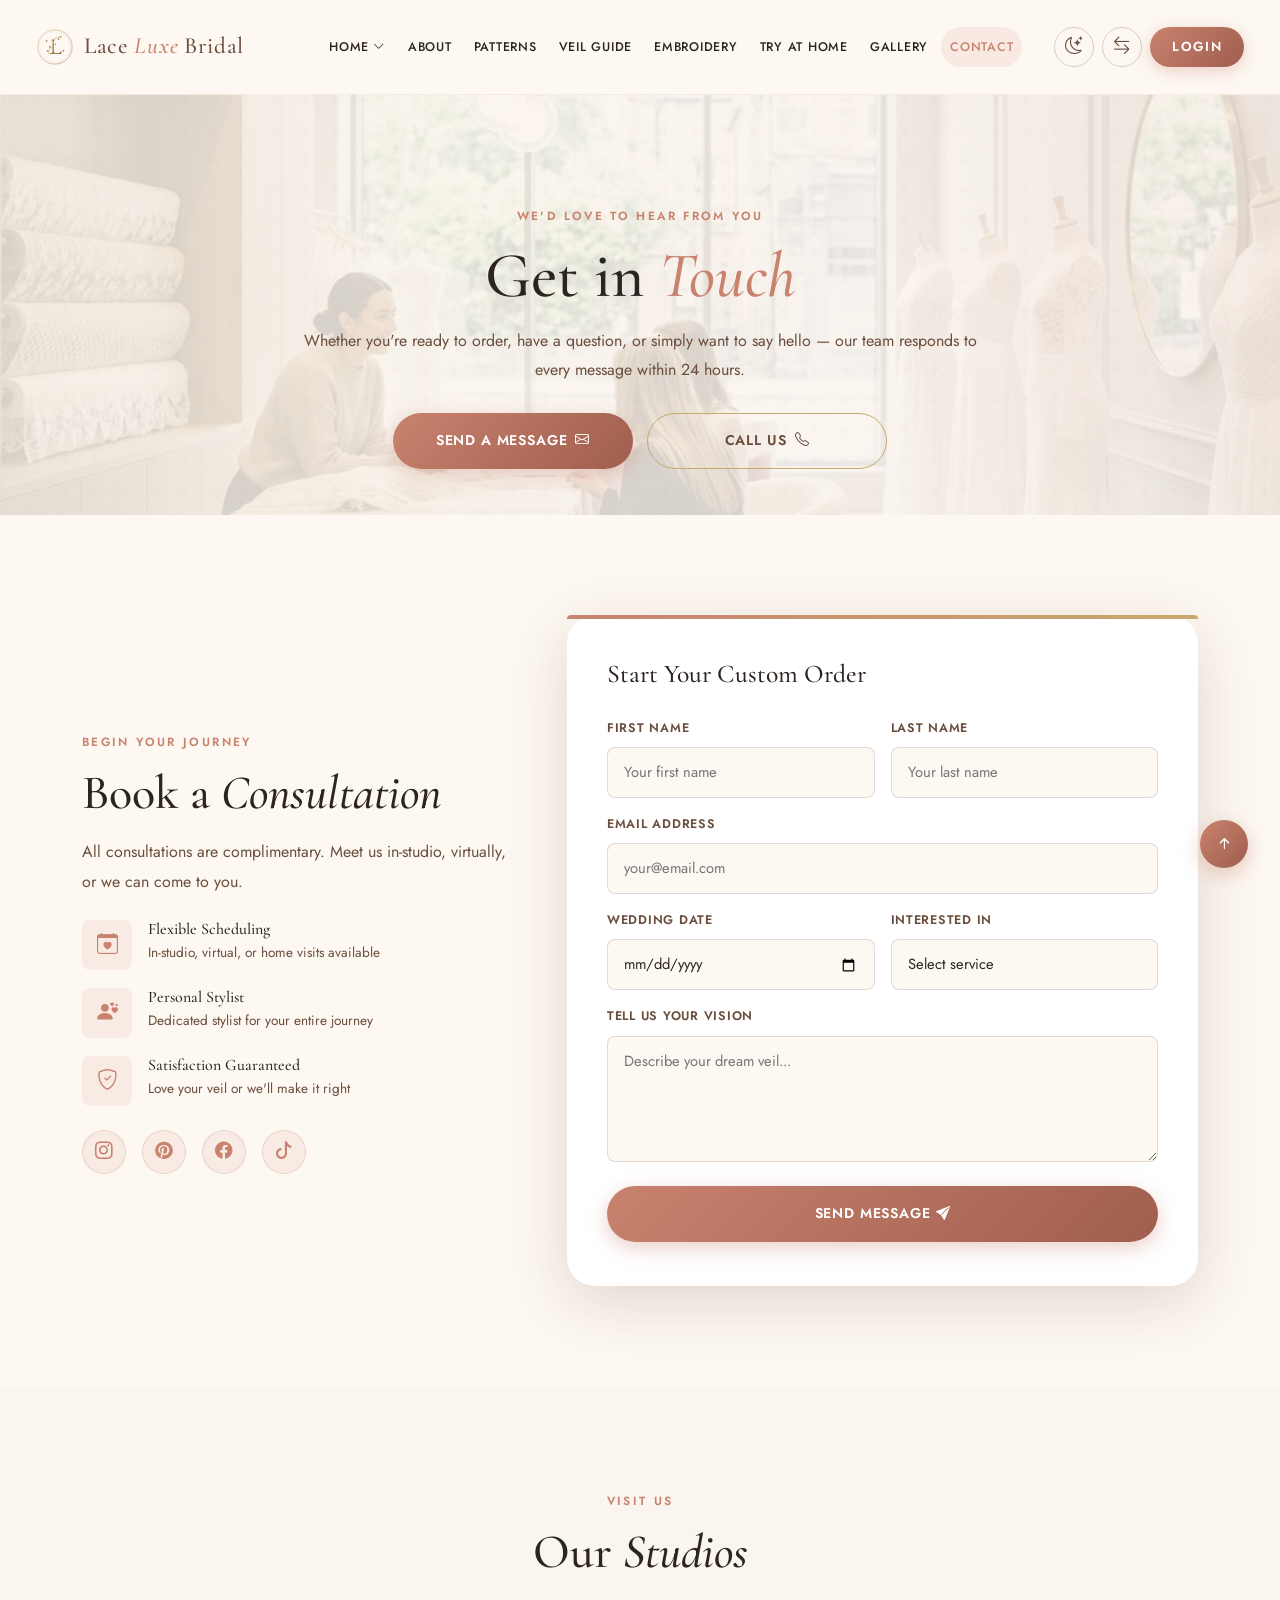
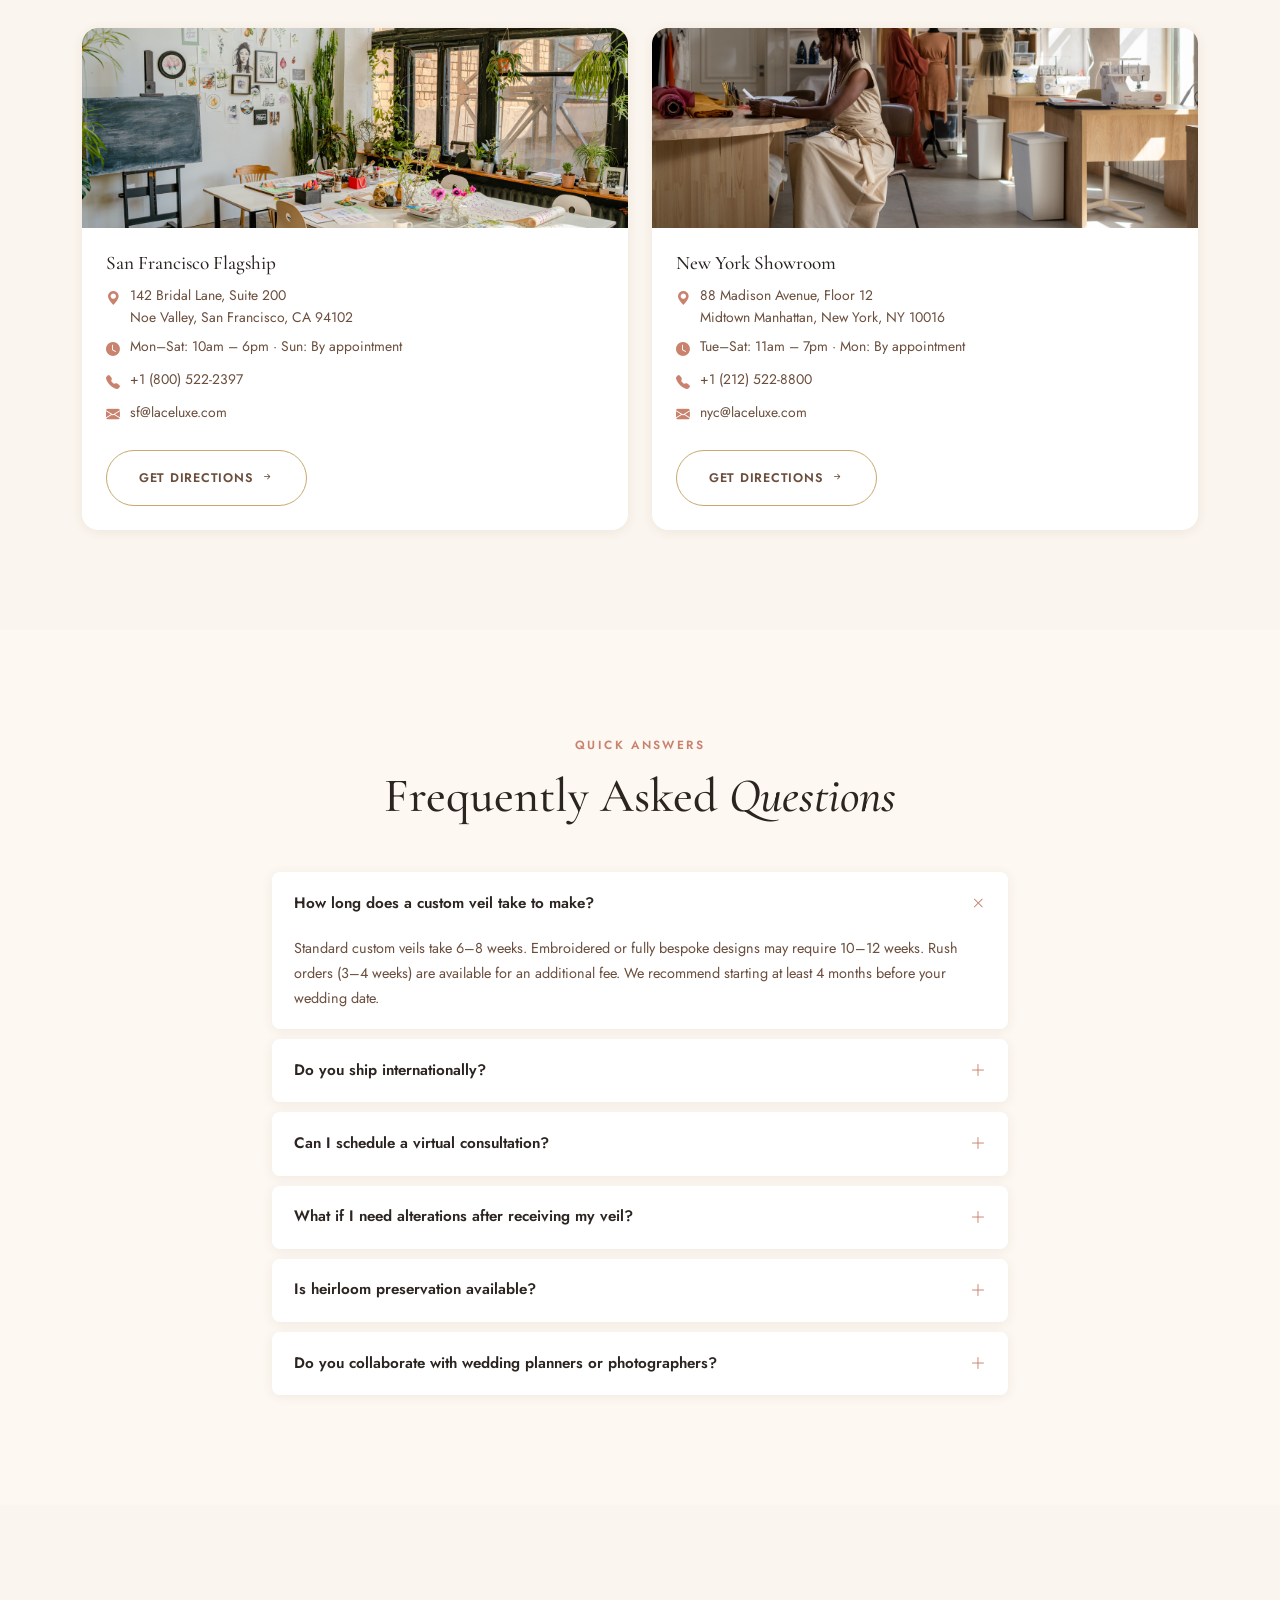
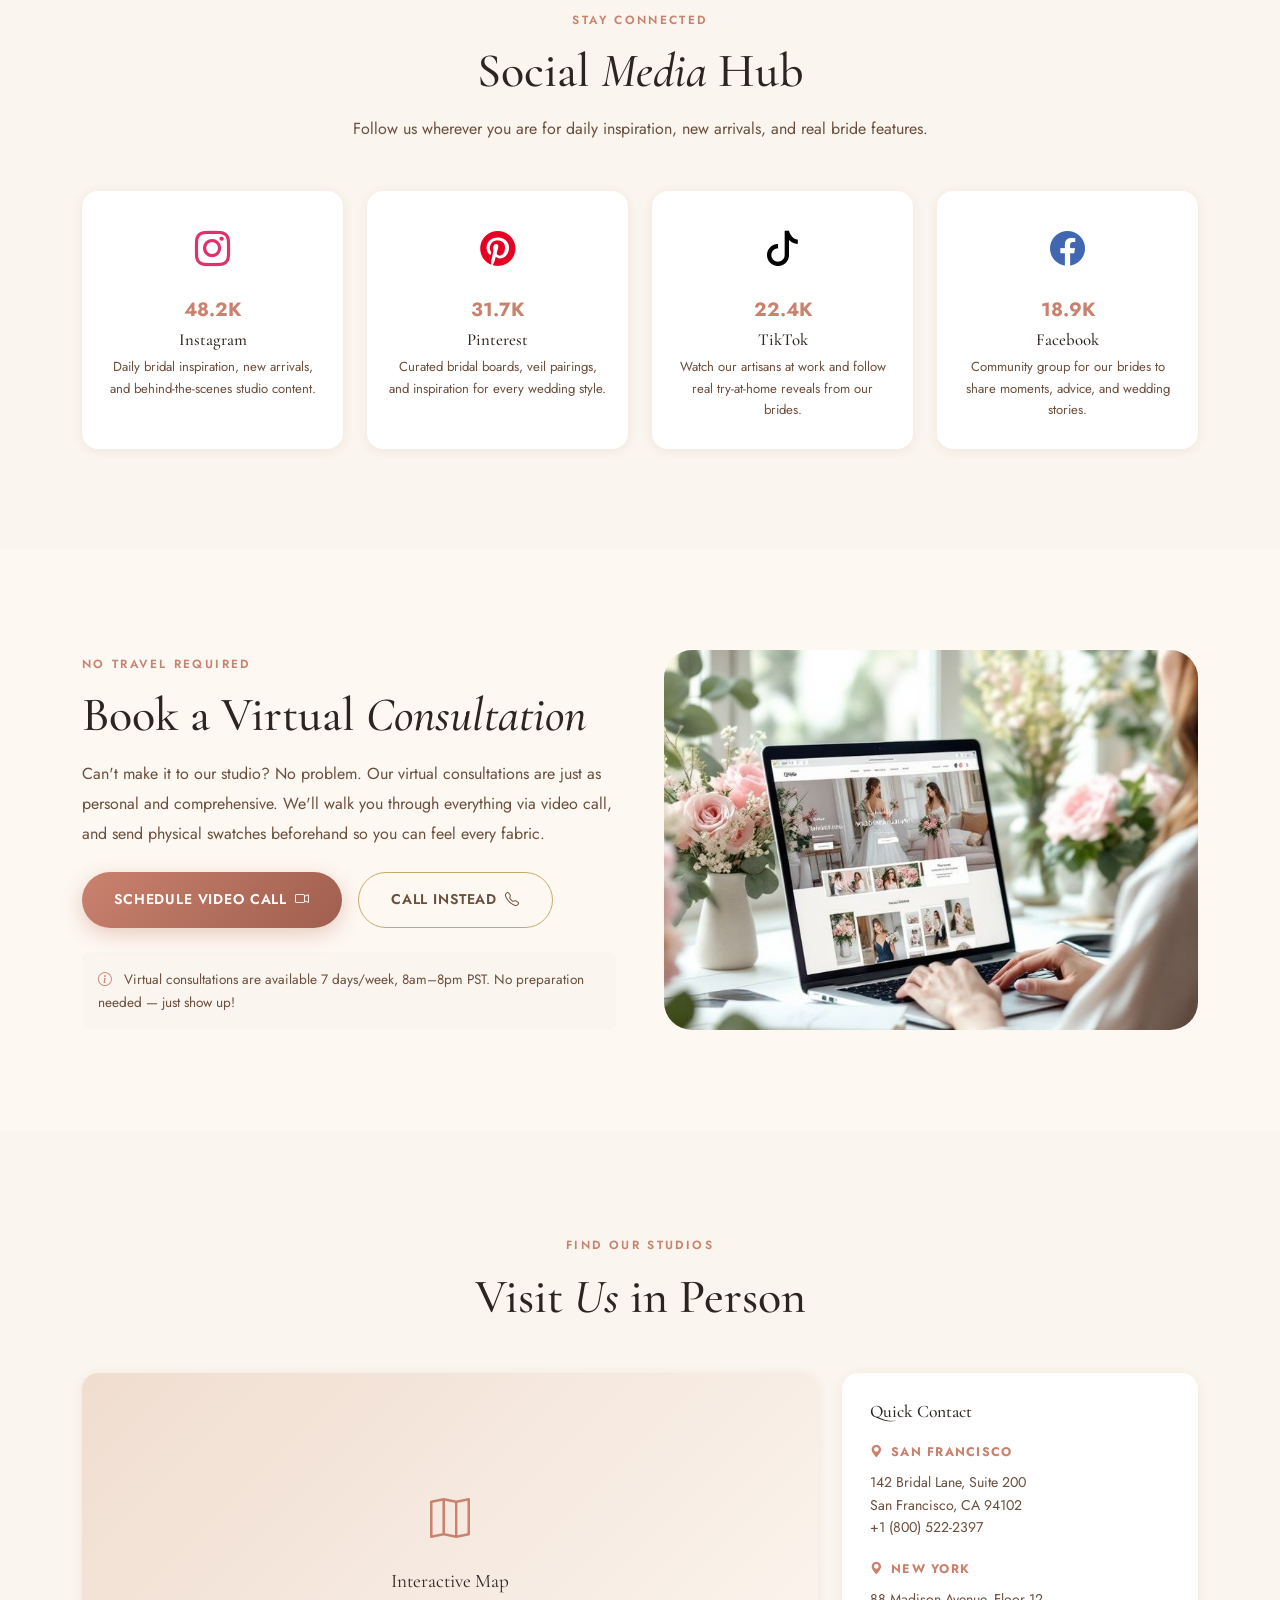
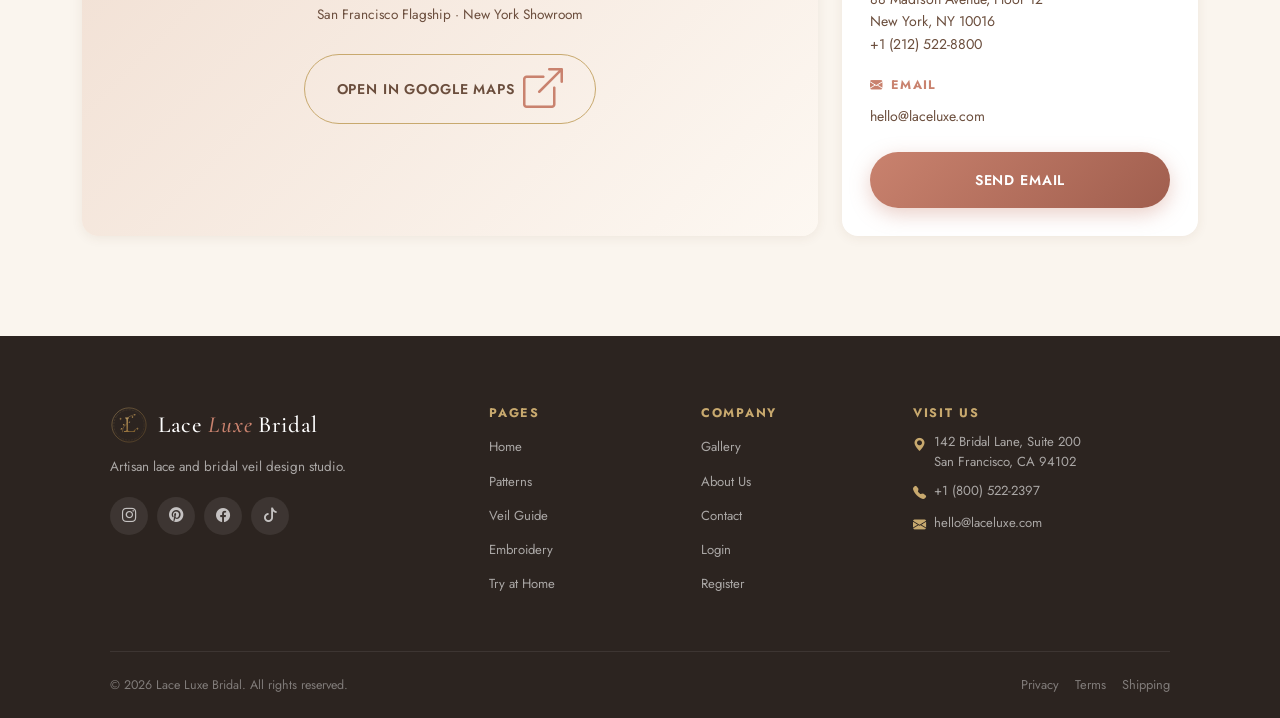
<file: contact.html>
<!DOCTYPE html>
<html lang="en">
<head>
  <meta charset="UTF-8" /><meta name="viewport" content="width=device-width, initial-scale=1.0" />
  <meta name="description" content="Contact Lace Luxe Bridal – book a consultation, visit our studio, or reach out online." />
  <title>Contact | Lace Luxe Bridal</title>
  <link rel="icon" type="image/svg+xml" href="images/favicon.svg?v=2" />
  <link rel="icon" type="image/png" href="images/favicon.png?v=2" />
  <link rel="shortcut icon" href="images/favicon.svg?v=2" type="image/x-icon" />
  <link rel="stylesheet" href="https://cdn.jsdelivr.net/npm/bootstrap@5.3.3/dist/css/bootstrap.min.css" />
  <link rel="stylesheet" href="https://cdn.jsdelivr.net/npm/bootstrap-icons@1.11.3/font/bootstrap-icons.min.css" />
  <link href="https://fonts.googleapis.com/css2?family=Cormorant+Garamond:ital,wght@0,300;0,400;0,500;0,600;1,300;1,400&family=Jost:wght@300;400;500;600&display=swap" rel="stylesheet" />
  <link rel="stylesheet" href="https://unpkg.com/aos@2.3.4/dist/aos.css" />
  <link rel="stylesheet" href="css/style.css" /><link rel="stylesheet" href="css/pages.css" />
</head>
<body class="contact-page">
<nav class="navbar navbar-expand-lg sticky-top" id="mainNav">
  <div class="container">
    <a class="navbar-brand d-flex align-items-center gap-2" href="index.html"><span class="brand-icon"><i class="bi bi-flower1"></i></span><span class="brand-text">Lace <em>Luxe</em> Bridal</span></a>
    <button class="navbar-toggler" type="button" data-bs-toggle="collapse" data-bs-target="#navMenu"><span class="toggler-icon"><span></span><span></span><span></span></span></button>
    <div class="collapse navbar-collapse" id="navMenu">
      <ul class="navbar-nav mx-auto gap-lg-1 align-items-lg-center">
        <li class="nav-item dropdown">
          <a class="nav-link dropdown-toggle" href="#" id="homeDropdown" role="button" data-bs-toggle="dropdown" aria-expanded="false">
            Home <i class="bi bi-chevron-down dropdown-icon" style="font-size: 0.72rem; margin-left: 4px;"></i>
          </a>
          <ul class="dropdown-menu" aria-labelledby="homeDropdown">
            <li><a class="dropdown-item" href="index.html">Home 1</a></li>
            <li><a class="dropdown-item" href="home2.html">Home 2</a></li>
          </ul>
        </li>
        <li class="nav-item"><a class="nav-link" href="about.html">About</a></li>
        <li class="nav-item"><a class="nav-link" href="patterns.html">Patterns</a></li>
        <li class="nav-item"><a class="nav-link" href="veil-guide.html">Veil Guide</a></li>
        <li class="nav-item"><a class="nav-link" href="embroidery.html">Embroidery</a></li>
        <li class="nav-item"><a class="nav-link" href="try-at-home.html">Try at Home</a></li>
        <li class="nav-item"><a class="nav-link" href="gallery.html">Gallery</a></li>
        <li class="nav-item"><a class="nav-link active-nav" href="contact.html">Contact</a></li>
      </ul>
      <div class="d-flex gap-2 align-items-center ms-lg-3"><button class="nav-toggle-btn" id="themeToggleBtn" title="Toggle Light/Dark Theme"><i class="bi bi-moon-stars"></i></button>
        <button class="nav-toggle-btn" id="dirToggleBtn" title="Toggle Layout Direction (LTR/RTL)"><i class="bi bi-arrow-left-right"></i></button>
        <a href="login.html" class="btn-nav-cta">Login</a></div>
    </div>
  </div>
</nav>

<!-- SECTION 1: PAGE HERO -->
<section class="page-hero contact-hero" id="page-hero">
  <div class="page-hero-lace"></div>
  <div class="container page-hero-content">
    <span class="section-tag">We'd Love to Hear From You</span>
    <h1>Get in <em>Touch</em></h1>
    <p class="page-hero-subtitle">Whether you're ready to order, have a question, or simply want to say hello — our team responds to every message within 24 hours.</p>
    <div class="page-hero-actions">
      <a href="#contact-form" class="btn-primary-custom">Send a Message <i class="bi bi-envelope"></i></a>
      <a href="tel:+18005222397" class="btn-outline-custom">Call Us <i class="bi bi-telephone"></i></a>
    </div>
  </div>
  <div class="page-hero-badge d-none d-lg-flex"><i class="bi bi-clock"></i><div class="badge-text">24hr<br/>Response Time</div></div>
</section>

<!-- SECTION 2: CONTACT FORM -->
<section class="section-pad bg-cream" id="contact-form">
  <div class="container">
    <div class="row g-5 align-items-center">
      <div class="col-12 col-lg-5" data-aos="fade-right">
        <span class="section-tag">Begin Your Journey</span>
        <h2 class="section-title">Book a <em>Consultation</em></h2>
        <p class="section-body-text mb-4">All consultations are complimentary. Meet us in-studio, virtually, or we can come to you.</p>
        <div class="contact-perks">
          <div class="contact-perk-item"><div class="perk-icon"><i class="bi bi-calendar-heart"></i></div><div class="perk-text"><h6>Flexible Scheduling</h6><p>In-studio, virtual, or home visits available</p></div></div>
          <div class="contact-perk-item"><div class="perk-icon"><i class="bi bi-person-hearts"></i></div><div class="perk-text"><h6>Personal Stylist</h6><p>Dedicated stylist for your entire journey</p></div></div>
          <div class="contact-perk-item"><div class="perk-icon"><i class="bi bi-shield-check"></i></div><div class="perk-text"><h6>Satisfaction Guaranteed</h6><p>Love your veil or we'll make it right</p></div></div>
        </div>
        <div class="contact-socials mt-4 d-flex gap-3">
          <a href="#" class="social-link"><i class="bi bi-instagram"></i></a>
          <a href="#" class="social-link"><i class="bi bi-pinterest"></i></a>
          <a href="#" class="social-link"><i class="bi bi-facebook"></i></a>
          <a href="#" class="social-link"><i class="bi bi-tiktok"></i></a>
        </div>
      </div>
      <div class="col-12 col-lg-7" data-aos="fade-left">
        <div class="contact-form-card">
          <h5 class="form-card-title">Start Your Custom Order</h5>
          <form id="consultationForm" novalidate>
            <div class="row g-3">
              <div class="col-12 col-sm-6"><div class="form-group"><label>First Name</label><input type="text" class="form-control-custom" id="firstName" placeholder="Your first name" required /></div></div>
              <div class="col-12 col-sm-6"><div class="form-group"><label>Last Name</label><input type="text" class="form-control-custom" id="lastName" placeholder="Your last name" required /></div></div>
              <div class="col-12"><div class="form-group"><label>Email Address</label><input type="email" class="form-control-custom" id="email" placeholder="your@email.com" required /></div></div>
              <div class="col-12 col-sm-6"><div class="form-group"><label>Wedding Date</label><input type="date" class="form-control-custom" id="weddingDate" /></div></div>
              <div class="col-12 col-sm-6"><div class="form-group"><label>Interested In</label><select class="form-control-custom" id="interest"><option value="">Select service</option><option>Custom Veil</option><option>Lace Pattern</option><option>Embroidery</option><option>Try-at-Home Kit</option><option>Full Bridal Set</option><option>Workshop / Class</option><option>Designer Consultation</option></select></div></div>
              <div class="col-12"><div class="form-group"><label>Tell Us Your Vision</label><textarea class="form-control-custom" id="vision" rows="4" placeholder="Describe your dream veil..."></textarea></div></div>
              <div class="col-12"><button type="submit" class="btn-primary-custom w-100" id="submitBtn"><span id="btnText">Send Message <i class="bi bi-send-fill"></i></span><span id="btnLoading" class="d-none"><span class="spinner-border spinner-border-sm me-2"></span>Sending...</span></button></div>
            </div>
          </form>
          <div class="form-success d-none" id="formSuccess"><div class="success-icon"><i class="bi bi-check-circle-fill"></i></div><h5>Thank You!</h5><p>We'll contact you within 24 hours to confirm your consultation.</p></div>
        </div>
      </div>
    </div>
  </div>
</section>

<!-- SECTION 3: STUDIO LOCATIONS -->
<section class="section-pad bg-section" id="studio-locations">
  <div class="container">
    <div class="section-header text-center mb-5" data-aos="fade-up">
      <span class="section-tag">Visit Us</span>
      <h2 class="section-title">Our <em>Studios</em></h2>
    </div>
    <div class="row g-4">
      <div class="col-12 col-md-6" data-aos="fade-up" data-aos-delay="0">
        <div class="location-card">
          <div class="location-card-img"><img src="images/studio_sf.jpg" alt="San Francisco Studio" /></div>
          <div class="location-card-body">
            <h5 class="location-name">San Francisco Flagship</h5>
            <div class="location-detail"><i class="bi bi-geo-alt-fill"></i><span>142 Bridal Lane, Suite 200<br/>Noe Valley, San Francisco, CA 94102</span></div>
            <div class="location-detail"><i class="bi bi-clock-fill"></i><span>Mon–Sat: 10am – 6pm · Sun: By appointment</span></div>
            <div class="location-detail"><i class="bi bi-telephone-fill"></i><span>+1 (800) 522-2397</span></div>
            <div class="location-detail"><i class="bi bi-envelope-fill"></i><span>sf@laceluxe.com</span></div>
            <a href="#" class="btn-outline-custom mt-3 d-inline-flex" style="font-size:0.78rem;padding:8px 20px;">Get Directions <i class="bi bi-arrow-right-short"></i></a>
          </div>
        </div>
      </div>
      <div class="col-12 col-md-6" data-aos="fade-up" data-aos-delay="100">
        <div class="location-card">
          <div class="location-card-img"><img src="images/studio_ny.jpg" alt="New York Studio" /></div>
          <div class="location-card-body">
            <h5 class="location-name">New York Showroom</h5>
            <div class="location-detail"><i class="bi bi-geo-alt-fill"></i><span>88 Madison Avenue, Floor 12<br/>Midtown Manhattan, New York, NY 10016</span></div>
            <div class="location-detail"><i class="bi bi-clock-fill"></i><span>Tue–Sat: 11am – 7pm · Mon: By appointment</span></div>
            <div class="location-detail"><i class="bi bi-telephone-fill"></i><span>+1 (212) 522-8800</span></div>
            <div class="location-detail"><i class="bi bi-envelope-fill"></i><span>nyc@laceluxe.com</span></div>
            <a href="#" class="btn-outline-custom mt-3 d-inline-flex" style="font-size:0.78rem;padding:8px 20px;">Get Directions <i class="bi bi-arrow-right-short"></i></a>
          </div>
        </div>
      </div>
    </div>
  </div>
</section>

<!-- SECTION 4: FAQ ACCORDION -->
<section class="section-pad bg-cream">
  <div class="container">
    <div class="section-header text-center mb-5" data-aos="fade-up">
      <span class="section-tag">Quick Answers</span>
      <h2 class="section-title">Frequently Asked <em>Questions</em></h2>
    </div>
    <div class="row justify-content-center">
      <div class="col-12 col-lg-8" data-aos="fade-up">
        <div class="faq-accordion">
          <div class="faq-item open"><button class="faq-question">How long does a custom veil take to make? <i class="bi bi-plus-lg"></i></button><div class="faq-answer"><div class="faq-answer-inner">Standard custom veils take 6–8 weeks. Embroidered or fully bespoke designs may require 10–12 weeks. Rush orders (3–4 weeks) are available for an additional fee. We recommend starting at least 4 months before your wedding date.</div></div></div>
          <div class="faq-item"><button class="faq-question">Do you ship internationally? <i class="bi bi-plus-lg"></i></button><div class="faq-answer"><div class="faq-answer-inner">Yes! We ship to 42 countries worldwide. International orders include full insurance and real-time tracking. Duties and taxes may apply depending on your country — we'll provide a full cost breakdown at checkout.</div></div></div>
          <div class="faq-item"><button class="faq-question">Can I schedule a virtual consultation? <i class="bi bi-plus-lg"></i></button><div class="faq-answer"><div class="faq-answer-inner">Absolutely. Virtual consultations via Zoom or FaceTime are available 7 days a week. We'll guide you through veil lengths, fabric swatches via video, and can even walk you through our try-at-home program during the call.</div></div></div>
          <div class="faq-item"><button class="faq-question">What if I need alterations after receiving my veil? <i class="bi bi-plus-lg"></i></button><div class="faq-answer"><div class="faq-answer-inner">We offer a complimentary alteration service within 30 days of delivery for any size or fit adjustments. Simply ship the veil back to us and we'll handle everything at no charge.</div></div></div>
          <div class="faq-item"><button class="faq-question">Is heirloom preservation available? <i class="bi bi-plus-lg"></i></button><div class="faq-answer"><div class="faq-answer-inner">Yes. Our professional preservation service costs $180 and includes acid-free boxing with tissue and a signed certificate. Many of our brides preserve their veil to pass down to the next generation.</div></div></div>
          <div class="faq-item"><button class="faq-question">Do you collaborate with wedding planners or photographers? <i class="bi bi-plus-lg"></i></button><div class="faq-answer"><div class="faq-answer-inner">We love collaborating with industry professionals. Our preferred vendor program offers exclusive discounts and early access to new collections for registered planners and photographers. Contact us to apply.</div></div></div>
        </div>
      </div>
    </div>
  </div>
</section>

<!-- SECTION 5: SOCIAL MEDIA HUB -->
<section class="section-pad bg-section" id="social-hub">
  <div class="container">
    <div class="section-header text-center mb-5" data-aos="fade-up">
      <span class="section-tag">Stay Connected</span>
      <h2 class="section-title">Social <em>Media</em> Hub</h2>
      <p class="section-subtitle">Follow us wherever you are for daily inspiration, new arrivals, and real bride features.</p>
    </div>
    <div class="row g-4">
      <div class="col-12 col-sm-6 col-lg-3" data-aos="zoom-in" data-aos-delay="0">
        <a href="#" class="social-platform-card text-decoration-none">
          <div class="social-platform-icon" style="color:#e1306c;"><i class="bi bi-instagram"></i></div>
          <span class="follow-count">48.2K</span>
          <h6>Instagram</h6>
          <p>Daily bridal inspiration, new arrivals, and behind-the-scenes studio content.</p>
        </a>
      </div>
      <div class="col-12 col-sm-6 col-lg-3" data-aos="zoom-in" data-aos-delay="100">
        <a href="#" class="social-platform-card text-decoration-none">
          <div class="social-platform-icon" style="color:#e60023;"><i class="bi bi-pinterest"></i></div>
          <span class="follow-count">31.7K</span>
          <h6>Pinterest</h6>
          <p>Curated bridal boards, veil pairings, and inspiration for every wedding style.</p>
        </a>
      </div>
      <div class="col-12 col-sm-6 col-lg-3" data-aos="zoom-in" data-aos-delay="200">
        <a href="#" class="social-platform-card text-decoration-none">
          <div class="social-platform-icon" style="color:#010101;"><i class="bi bi-tiktok"></i></div>
          <span class="follow-count">22.4K</span>
          <h6>TikTok</h6>
          <p>Watch our artisans at work and follow real try-at-home reveals from our brides.</p>
        </a>
      </div>
      <div class="col-12 col-sm-6 col-lg-3" data-aos="zoom-in" data-aos-delay="300">
        <a href="#" class="social-platform-card text-decoration-none">
          <div class="social-platform-icon" style="color:#4267B2;"><i class="bi bi-facebook"></i></div>
          <span class="follow-count">18.9K</span>
          <h6>Facebook</h6>
          <p>Community group for our brides to share moments, advice, and wedding stories.</p>
        </a>
      </div>
    </div>
  </div>
</section>

<!-- SECTION 6: VIRTUAL CONSULTATION CTA -->
<section class="section-pad bg-cream" id="virtual-consultation">
  <div class="container" data-aos="fade-up">
    <div class="row align-items-center g-5">
      <div class="col-12 col-lg-6">
        <span class="section-tag">No Travel Required</span>
        <h2 class="section-title">Book a Virtual <em>Consultation</em></h2>
        <p class="section-body-text mb-4">Can't make it to our studio? No problem. Our virtual consultations are just as personal and comprehensive. We'll walk you through everything via video call, and send physical swatches beforehand so you can feel every fabric.</p>
        <div class="d-flex gap-3 flex-wrap">
          <a href="#" onclick="alert('Virtual booking would open here')" class="btn-primary-custom">Schedule Video Call <i class="bi bi-camera-video"></i></a>
          <a href="tel:+18005222397" class="btn-outline-custom">Call Instead <i class="bi bi-telephone"></i></a>
        </div>
        <div class="mt-4 p-3" style="background:var(--clr-section-bg);border-radius:var(--radius-sm);font-size:0.85rem;color:var(--clr-mocha);">
          <i class="bi bi-info-circle me-2" style="color:var(--clr-rose);"></i>
          Virtual consultations are available 7 days/week, 8am–8pm PST. No preparation needed — just show up!
        </div>
      </div>
      <div class="col-12 col-lg-6">
        <div class="virtual-consultation-img">
          <img src="images/virtual_consultation.jpg" alt="Virtual Consultation" style="width:100%;height:100%;object-fit:cover;" />
        </div>
      </div>
    </div>
  </div>
</section>

<!-- SECTION 7: MAP -->
<section class="section-pad bg-section" id="contact-map">
  <div class="container">
    <div class="section-header text-center mb-5" data-aos="fade-up">
      <span class="section-tag">Find Our Studios</span>
      <h2 class="section-title">Visit <em>Us</em> in Person</h2>
    </div>
    <div class="row g-4">
      <div class="col-12 col-lg-8" data-aos="fade-right">
        <div class="map-placeholder">
          <i class="bi bi-map"></i>
          <div style="text-align:center;">
            <div style="font-family:var(--font-display);font-size:1.2rem;color:var(--clr-charcoal);margin-bottom:6px;">Interactive Map</div>
            <div style="font-size:0.85rem;color:var(--clr-mocha);">San Francisco Flagship · New York Showroom</div>
          </div>
          <a href="https://maps.google.com" target="_blank" class="btn-outline-custom" style="margin-top:16px;">Open in Google Maps <i class="bi bi-box-arrow-up-right"></i></a>
        </div>
      </div>
      <div class="col-12 col-lg-4" data-aos="fade-left">
        <div class="veil-comparison-card h-100">
          <h6 class="comp-title">Quick Contact</h6>
          <div style="margin-bottom:20px;">
            <div style="font-size:0.78rem;font-weight:700;letter-spacing:0.1em;text-transform:uppercase;color:var(--clr-rose);margin-bottom:8px;"><i class="bi bi-geo-alt-fill me-2"></i>San Francisco</div>
            <div style="font-size:0.88rem;color:var(--clr-mocha);line-height:1.6;">142 Bridal Lane, Suite 200<br/>San Francisco, CA 94102<br/>+1 (800) 522-2397</div>
          </div>
          <div style="margin-bottom:20px;">
            <div style="font-size:0.78rem;font-weight:700;letter-spacing:0.1em;text-transform:uppercase;color:var(--clr-rose);margin-bottom:8px;"><i class="bi bi-geo-alt-fill me-2"></i>New York</div>
            <div style="font-size:0.88rem;color:var(--clr-mocha);line-height:1.6;">88 Madison Avenue, Floor 12<br/>New York, NY 10016<br/>+1 (212) 522-8800</div>
          </div>
          <div>
            <div style="font-size:0.78rem;font-weight:700;letter-spacing:0.1em;text-transform:uppercase;color:var(--clr-rose);margin-bottom:8px;"><i class="bi bi-envelope-fill me-2"></i>Email</div>
            <div style="font-size:0.88rem;color:var(--clr-mocha);">hello@laceluxe.com</div>
          </div>
          <a href="mailto:hello@laceluxe.com" class="btn-primary-custom mt-4 d-block text-center">Send Email</a>
        </div>
      </div>
    </div>
  </div>
</section>

<footer class="site-footer"><div class="container"><div class="row g-4 footer-top"><div class="col-12 col-md-6 col-lg-4"><a class="footer-brand d-flex align-items-center gap-2 mb-3" href="index.html" aria-label="Lace Luxe Bridal home"><span class="brand-icon"><i class="bi bi-flower1"></i></span><span class="brand-text">Lace <em>Luxe</em> Bridal</span></a><p class="footer-about">Artisan lace and bridal veil design studio.</p><div class="footer-socials d-flex gap-3 mt-3"><a href="#"><i class="bi bi-instagram"></i></a><a href="#"><i class="bi bi-pinterest"></i></a><a href="#"><i class="bi bi-facebook"></i></a><a href="#"><i class="bi bi-tiktok"></i></a></div></div><div class="col-6 col-lg-2 offset-lg-1"><h6 class="footer-heading">Pages</h6><ul class="footer-links"><li><a href="index.html">Home</a></li><li><a href="patterns.html">Patterns</a></li><li><a href="veil-guide.html">Veil Guide</a></li><li><a href="embroidery.html">Embroidery</a></li><li><a href="try-at-home.html">Try at Home</a></li></ul></div><div class="col-6 col-lg-2"><h6 class="footer-heading">Company</h6><ul class="footer-links"><li><a href="gallery.html">Gallery</a></li><li><a href="about.html">About Us</a></li><li><a href="contact.html">Contact</a></li><li><a href="login.html">Login</a></li><li><a href="register.html">Register</a></li></ul></div><div class="col-12 col-lg-3"><h6 class="footer-heading">Visit Us</h6><div class="footer-address"><p><i class="bi bi-geo-alt-fill"></i> 142 Bridal Lane, Suite 200<br/>San Francisco, CA 94102</p><p><i class="bi bi-telephone-fill"></i> +1 (800) 522-2397</p><p><i class="bi bi-envelope-fill"></i> hello@laceluxe.com</p></div></div></div><div class="footer-bottom d-flex flex-wrap justify-content-between align-items-center gap-3"><p class="footer-copy">© 2026 Lace Luxe Bridal. All rights reserved.</p><div class="footer-legal d-flex gap-3"><a href="#">Privacy</a><a href="#">Terms</a><a href="#">Shipping</a></div></div></div></footer>
<button class="back-to-top" id="backToTop"><i class="bi bi-arrow-up-short"></i></button>
<script src="https://cdn.jsdelivr.net/npm/bootstrap@5.3.3/dist/js/bootstrap.bundle.min.js"></script>
<script src="https://unpkg.com/aos@2.3.4/dist/aos.js"></script>
<script src="js/main.js"></script>
</body></html>
</file>
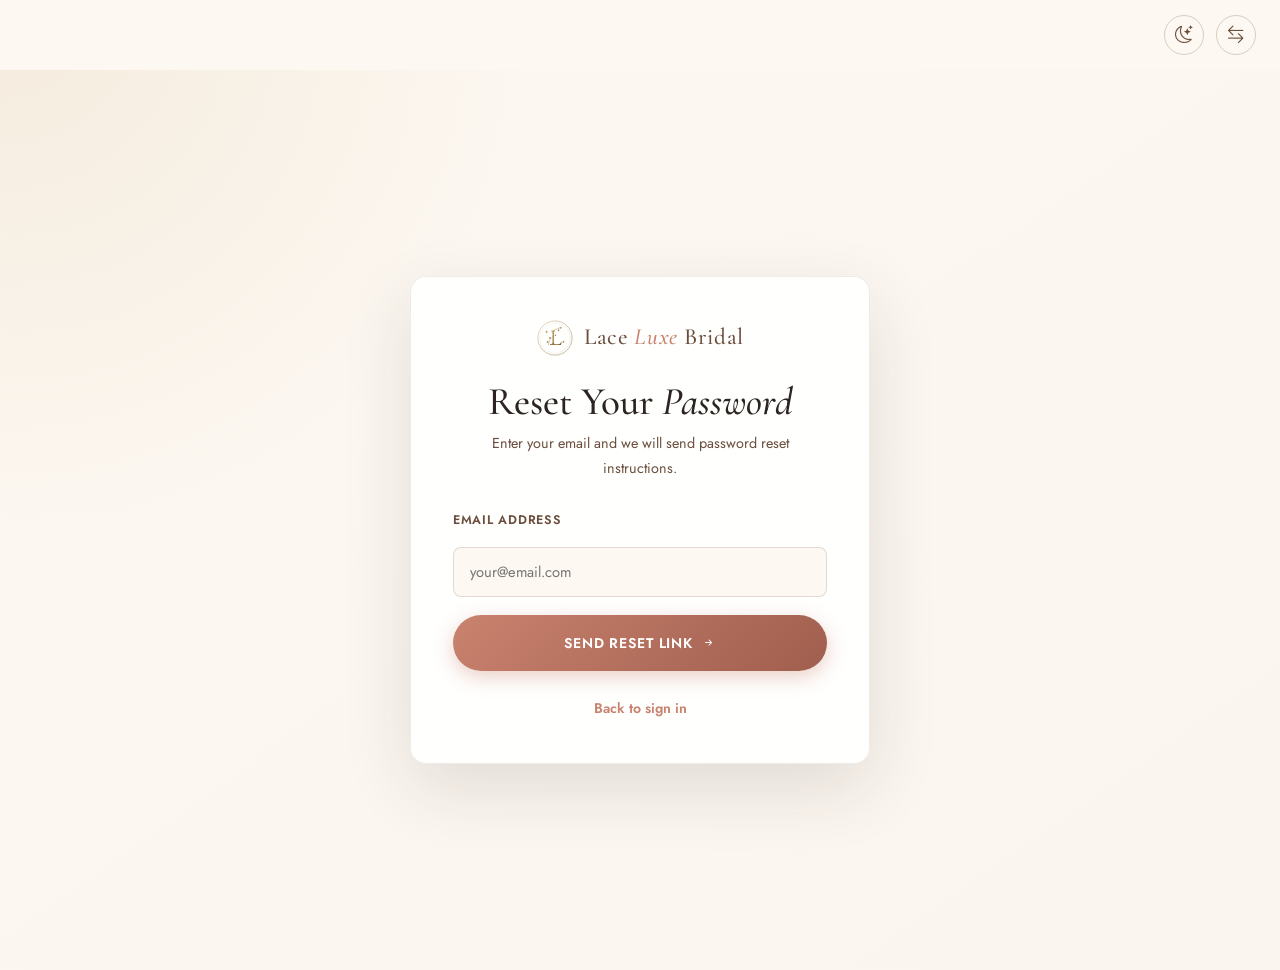
<file: forgot-password.html>
<!DOCTYPE html>
<html lang="en">
<head>
  <meta charset="UTF-8" />
  <meta name="viewport" content="width=device-width, initial-scale=1.0" />
  <meta name="description" content="Reset your Lace Luxe Bridal account password." />
  <title>Forgot Password | Lace Luxe Bridal</title>
  <link rel="icon" type="image/svg+xml" href="images/favicon.svg?v=2" />
  <link rel="icon" type="image/png" href="images/favicon.png?v=2" />
  <link rel="shortcut icon" href="images/favicon.svg?v=2" type="image/x-icon" />
  <link rel="stylesheet" href="https://cdn.jsdelivr.net/npm/bootstrap-icons@1.11.3/font/bootstrap-icons.min.css" />
  <link href="https://fonts.googleapis.com/css2?family=Cormorant+Garamond:ital,wght@0,300;0,400;0,500;0,600;1,300;1,400&family=Jost:wght@300;400;500;600&display=swap" rel="stylesheet" />
  <link rel="stylesheet" href="css/style.css" />
  <link rel="stylesheet" href="css/pages.css" />
</head>
<body class="auth-page auth-simple-page">
  <header class="auth-header">
    <div class="auth-top-controls">
      <button class="nav-toggle-btn" id="themeToggleBtn" title="Toggle Light/Dark Theme"><i class="bi bi-moon-stars"></i></button>
      <button class="nav-toggle-btn" id="dirToggleBtn" title="Toggle Layout Direction (LTR/RTL)"><i class="bi bi-arrow-left-right"></i></button>
    </div>
  </header>
  <main class="auth-center-shell">
    <section class="auth-form-wrap auth-form-card" aria-labelledby="forgotTitle">
      <div class="d-flex justify-content-center mb-4">
        <a href="index.html" class="auth-brand" aria-label="Lace Luxe Bridal home">
          <span class="brand-icon"><i class="bi bi-flower1"></i></span>
          <span class="brand-text">Lace <em>Luxe</em> Bridal</span>
        </a>
      </div>
      <h1 class="auth-title" id="forgotTitle">Reset Your <em>Password</em></h1>
      <p class="auth-subtitle">Enter your email and we will send password reset instructions.</p>

      <form id="forgotPasswordForm" novalidate>
        <div class="form-group">
          <label for="forgotEmail">Email Address</label>
          <input type="email" class="form-control-custom" id="forgotEmail" placeholder="your@email.com" autocomplete="email" required />
        </div>

        <button type="submit" class="btn-primary-custom auth-submit" id="forgotPasswordBtn">
          Send Reset Link <i class="bi bi-arrow-right-short"></i>
        </button>
      </form>

      <div class="auth-switch"><a href="login.html">Back to sign in</a></div>
    </section>
  </main>

  <script src="js/auth.js"></script>
</body>
</html>
</file>
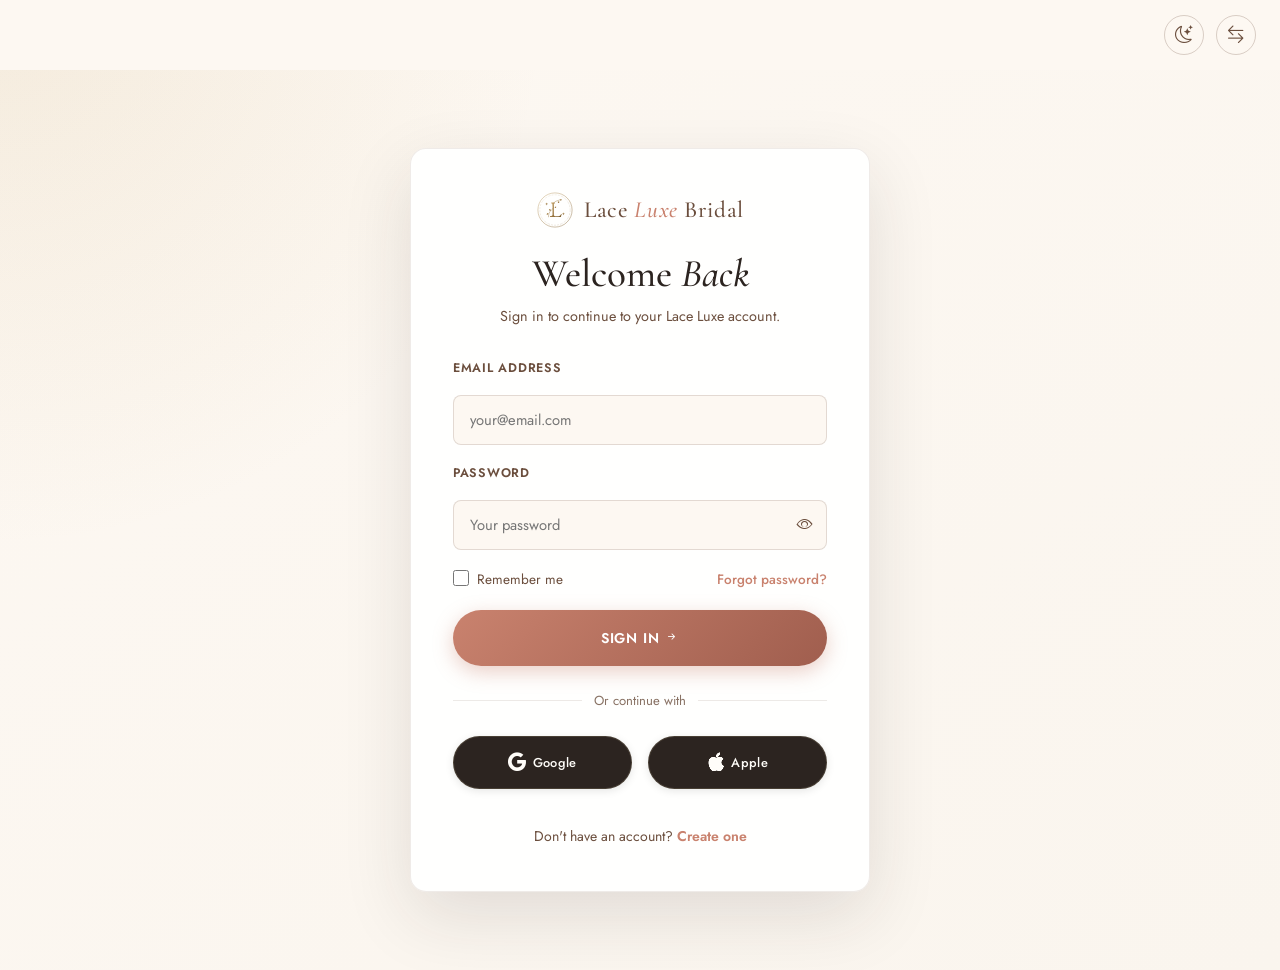
<file: login.html>
<!DOCTYPE html>
<html lang="en">
<head>
  <meta charset="UTF-8" />
  <meta name="viewport" content="width=device-width, initial-scale=1.0" />
  <meta name="description" content="Sign in to your Lace Luxe Bridal account." />
  <title>Login | Lace Luxe Bridal</title>
  <link rel="icon" type="image/svg+xml" href="images/favicon.svg?v=2" />
  <link rel="icon" type="image/png" href="images/favicon.png?v=2" />
  <link rel="shortcut icon" href="images/favicon.svg?v=2" type="image/x-icon" />
  <link rel="stylesheet" href="https://cdn.jsdelivr.net/npm/bootstrap-icons@1.11.3/font/bootstrap-icons.min.css" />
  <link href="https://fonts.googleapis.com/css2?family=Cormorant+Garamond:ital,wght@0,300;0,400;0,500;0,600;1,300;1,400&family=Jost:wght@300;400;500;600&display=swap" rel="stylesheet" />
  <link rel="stylesheet" href="css/style.css" />
  <link rel="stylesheet" href="css/pages.css" />
</head>
<body class="auth-page auth-simple-page">
  <header class="auth-header">
    <div class="auth-top-controls">
      <button class="nav-toggle-btn" id="themeToggleBtn" title="Toggle Light/Dark Theme"><i class="bi bi-moon-stars"></i></button>
      <button class="nav-toggle-btn" id="dirToggleBtn" title="Toggle Layout Direction (LTR/RTL)"><i class="bi bi-arrow-left-right"></i></button>
    </div>
  </header>
  <main class="auth-center-shell">
    <section class="auth-form-wrap auth-form-card" aria-labelledby="loginTitle">
      <div class="d-flex justify-content-center mb-4">
        <a href="index.html" class="auth-brand" aria-label="Lace Luxe Bridal home">
          <span class="brand-icon"><i class="bi bi-flower1"></i></span>
          <span class="brand-text">Lace <em>Luxe</em> Bridal</span>
        </a>
      </div>
      <h1 class="auth-title" id="loginTitle">Welcome <em>Back</em></h1>
      <p class="auth-subtitle">Sign in to continue to your Lace Luxe account.</p>

      <form id="loginForm" novalidate>
        <div class="form-group">
          <label for="loginEmail">Email Address</label>
          <input type="email" class="form-control-custom" id="loginEmail" placeholder="your@email.com" autocomplete="email" required />
        </div>

        <div class="form-group">
          <label for="loginPassword">Password</label>
          <div class="password-wrap">
            <input type="password" class="form-control-custom" id="loginPassword" placeholder="Your password" autocomplete="current-password" required />
            <button type="button" class="pw-toggle" id="pwToggle" aria-label="Show password"><i class="bi bi-eye" id="pwIcon"></i></button>
          </div>
        </div>

        <div class="auth-form-row">
          <label class="form-check-label auth-check">
            <input type="checkbox" id="rememberMe" />
            <span>Remember me</span>
          </label>
          <a href="forgot-password.html" class="forgot-link">Forgot password?</a>
        </div>

        <button type="submit" class="btn-primary-custom auth-submit" id="loginBtn">
          <span id="loginBtnText">Sign In <i class="bi bi-arrow-right-short"></i></span>
          <span id="loginBtnLoading" class="d-none"><span class="spinner-border spinner-border-sm me-2"></span>Signing in...</span>
        </button>
      </form>

      <div class="social-auth-divider">Or continue with</div>
      <div class="social-auth-buttons">
        <button type="button" class="btn-social-auth social-auth-btn btn-google-auth" onclick="alert('Google login simulation')"><i class="bi bi-google"></i> Google</button>
        <button type="button" class="btn-social-auth social-auth-btn btn-apple-auth" onclick="alert('Apple login simulation')"><i class="bi bi-apple"></i> Apple</button>
      </div>

      <div class="auth-switch">Don't have an account? <a href="register.html">Create one</a></div>
    </section>
  </main>

  <script src="js/auth.js"></script>
</body>
</html>
</file>
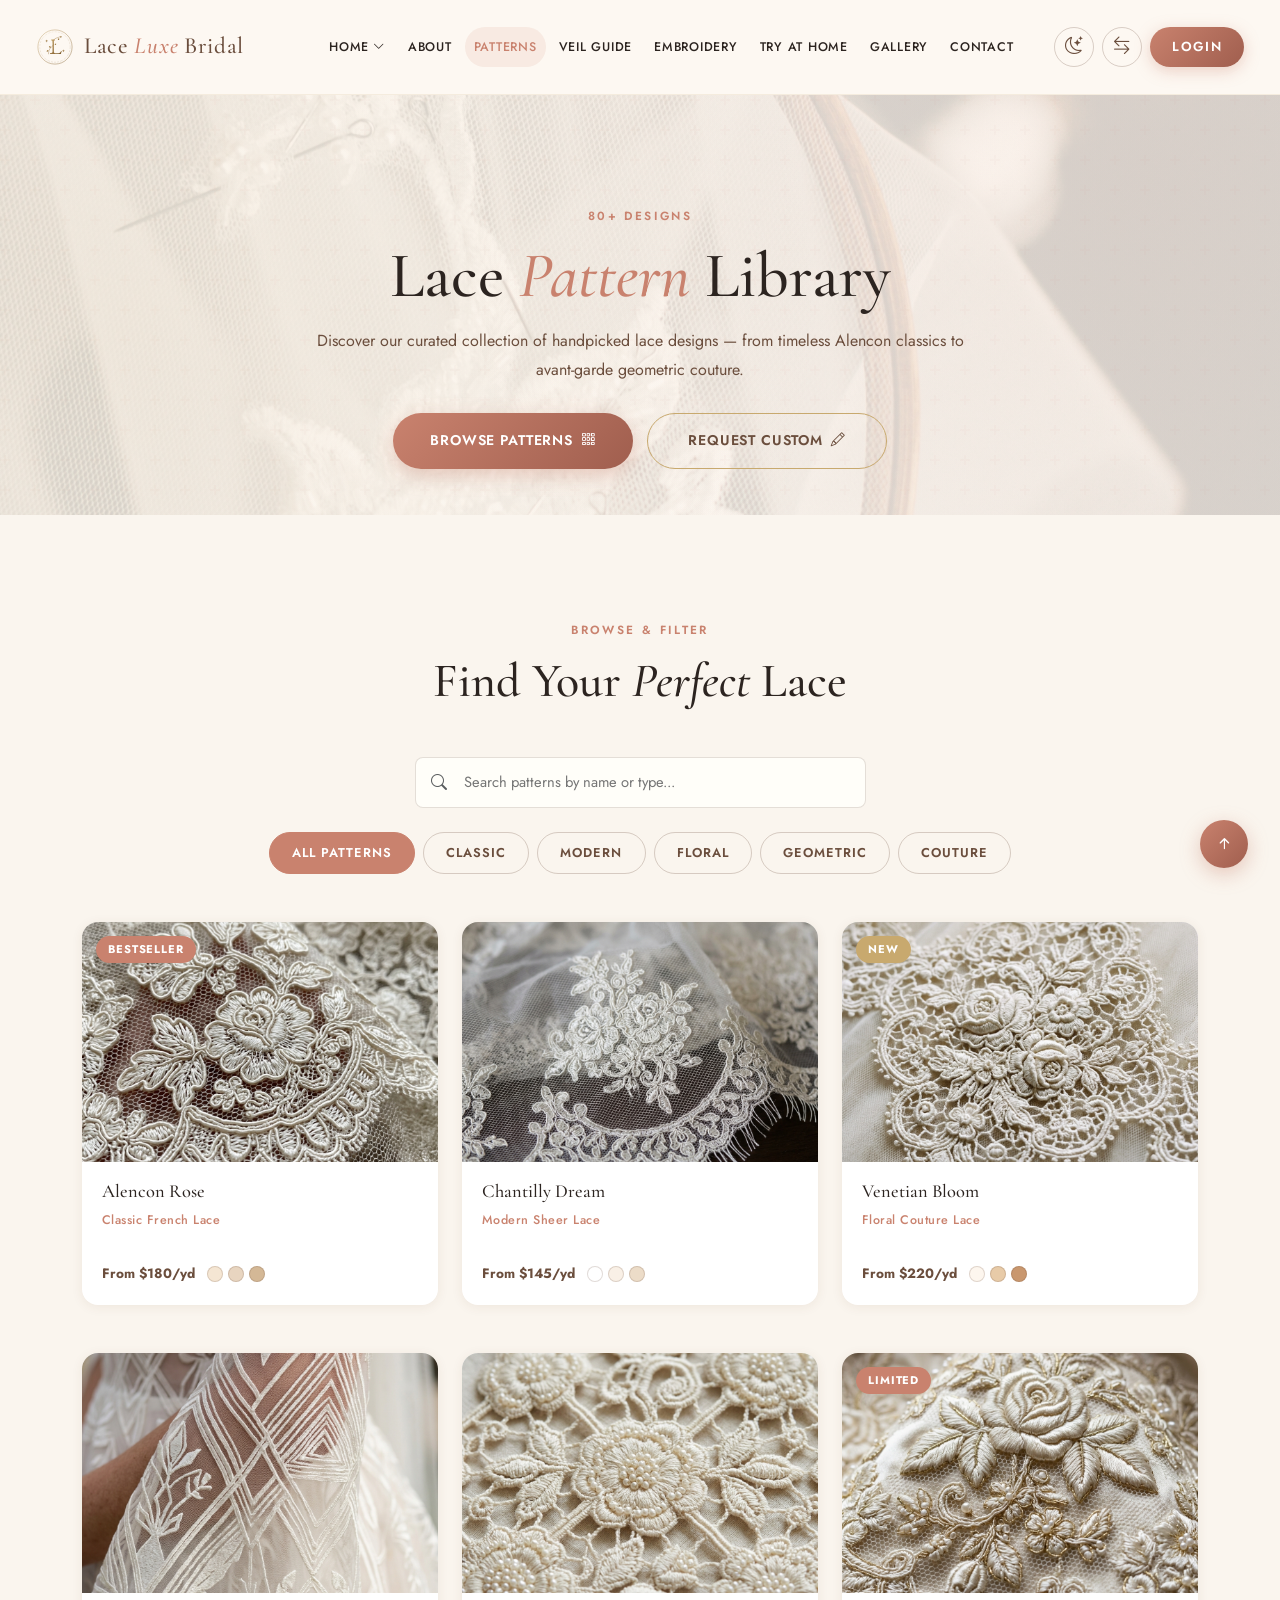
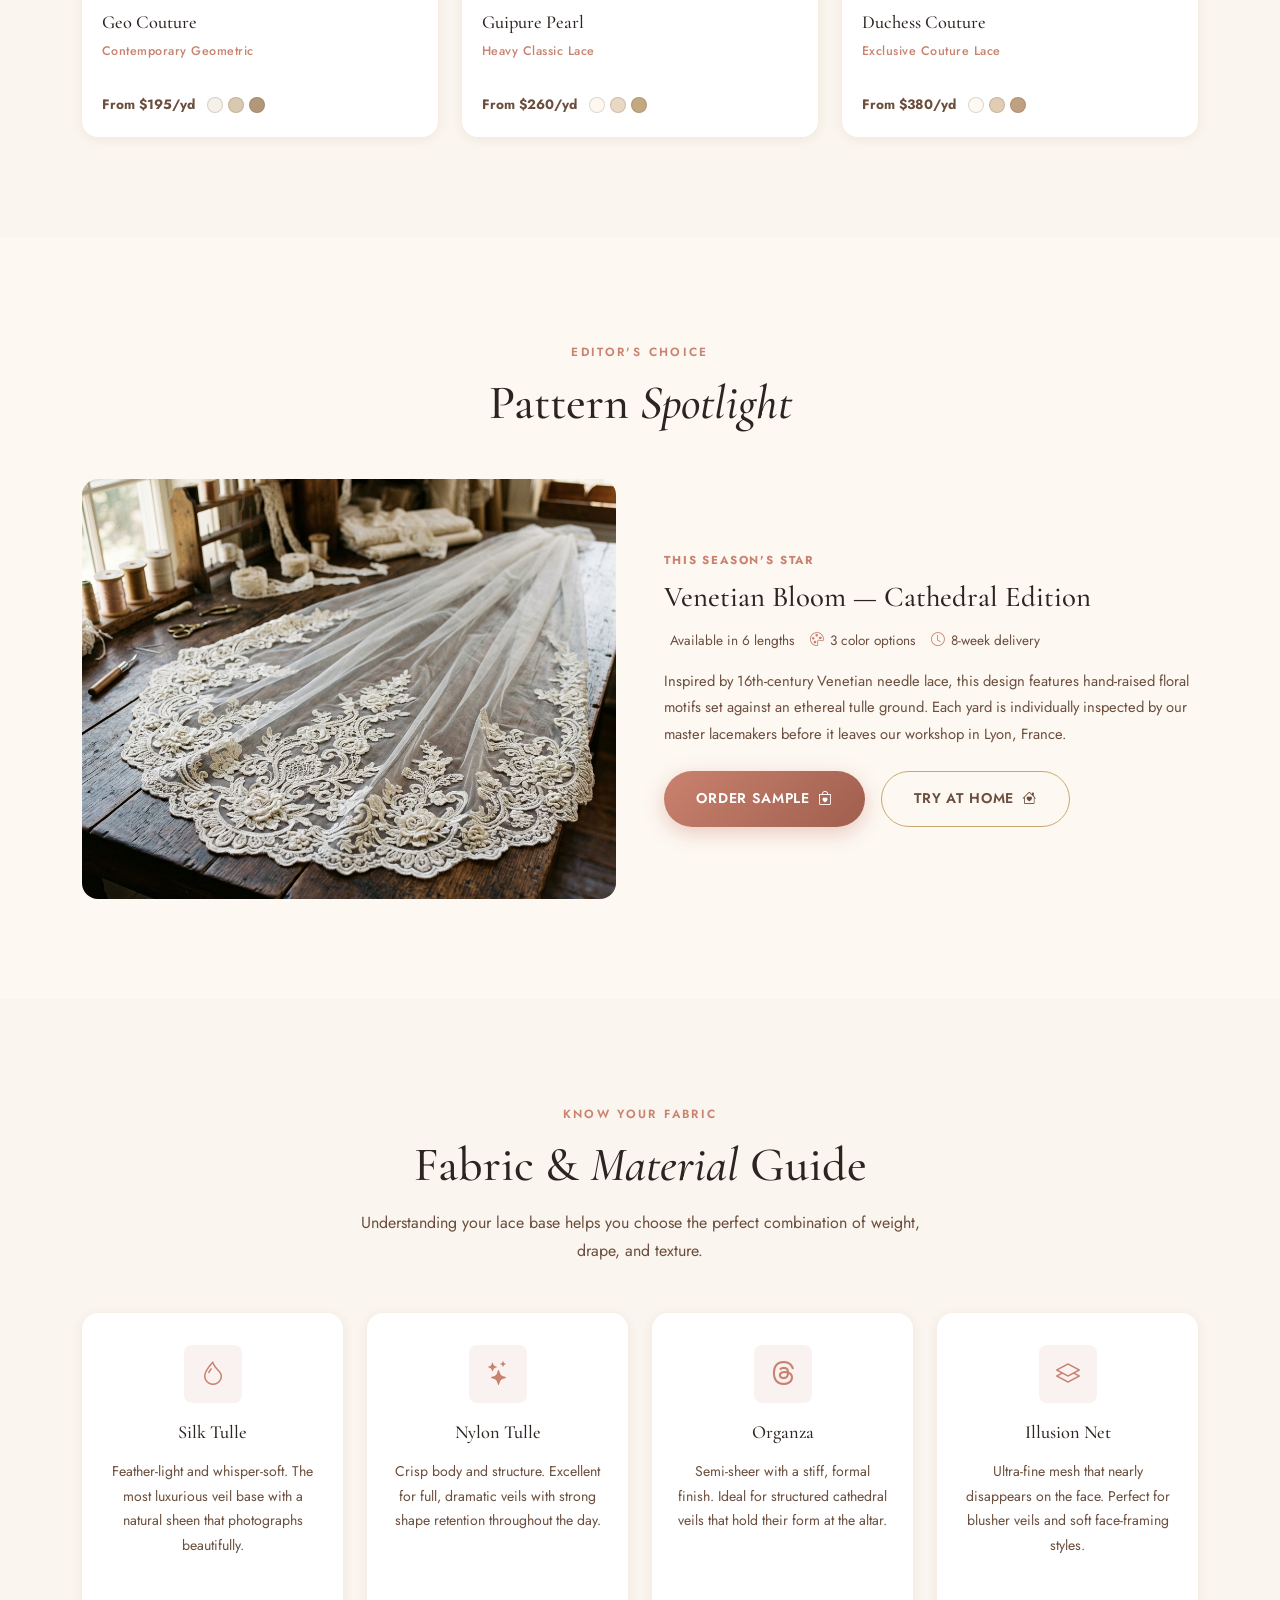
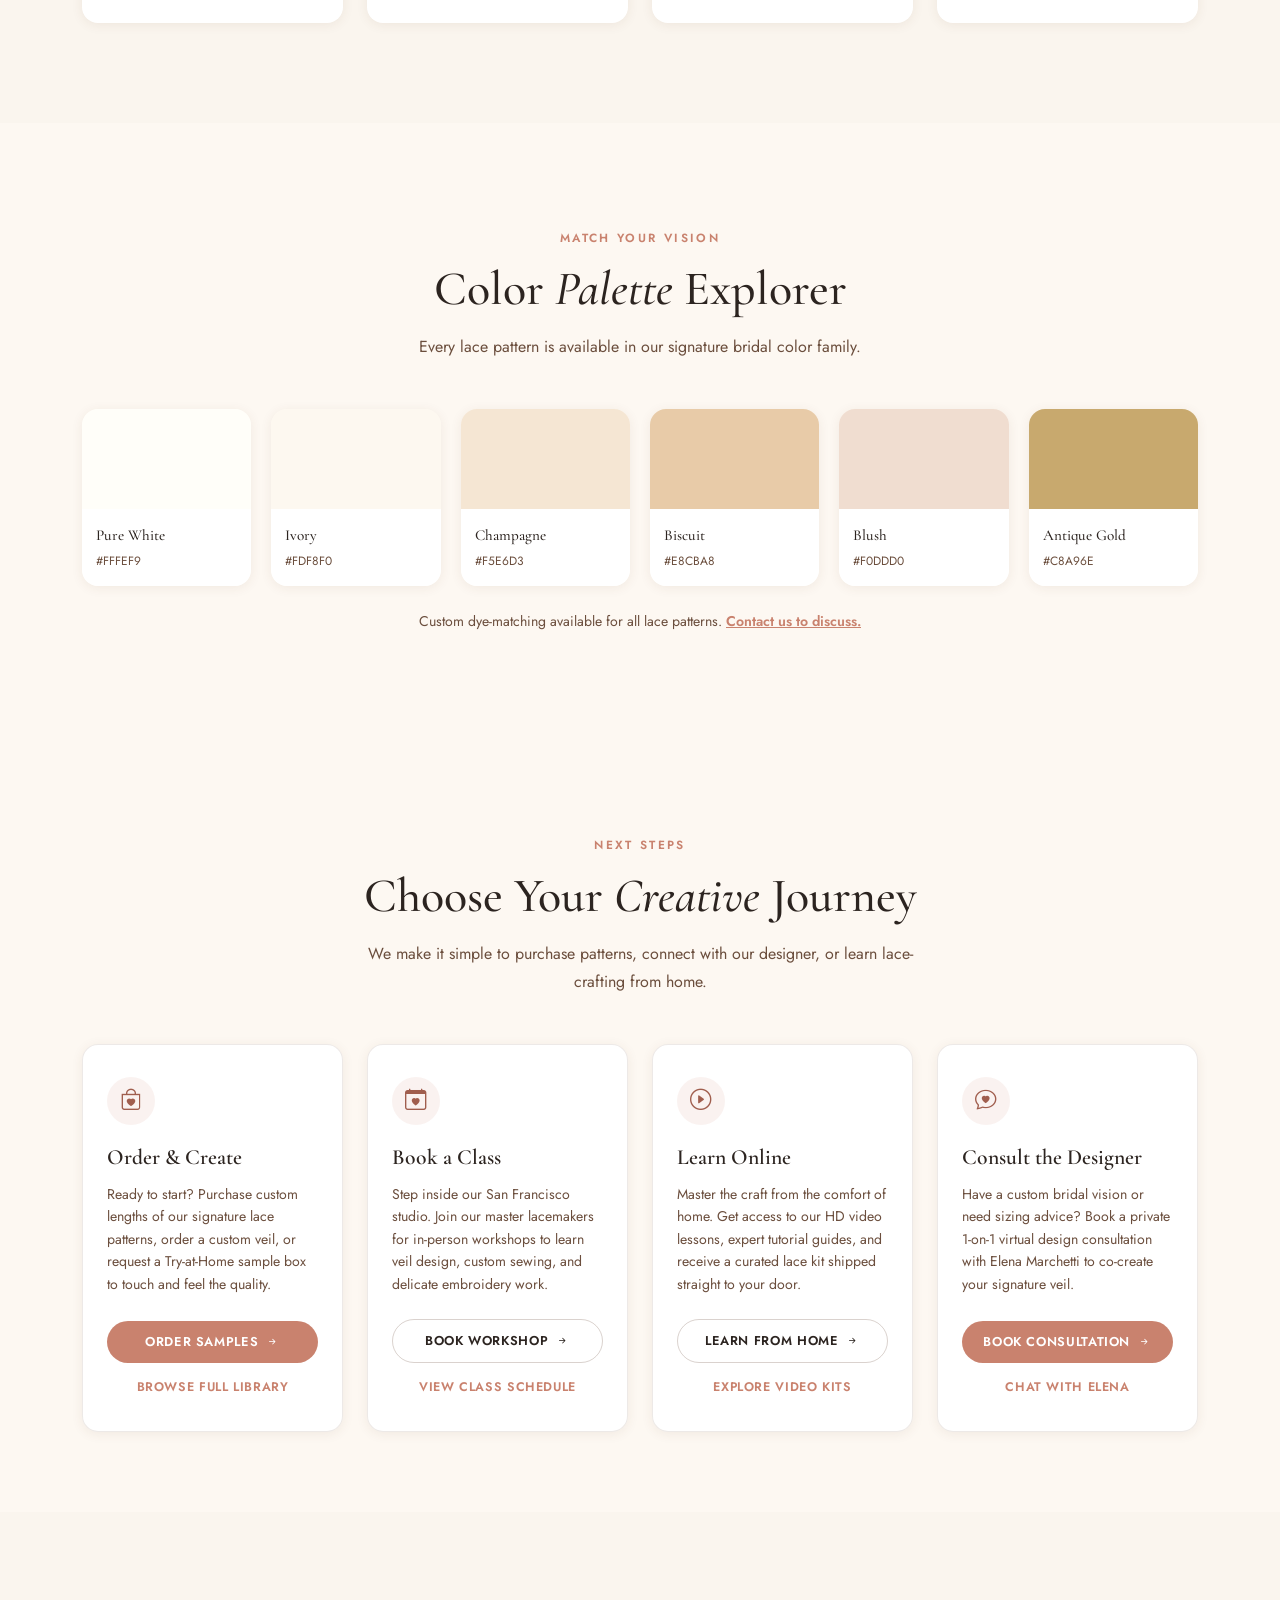
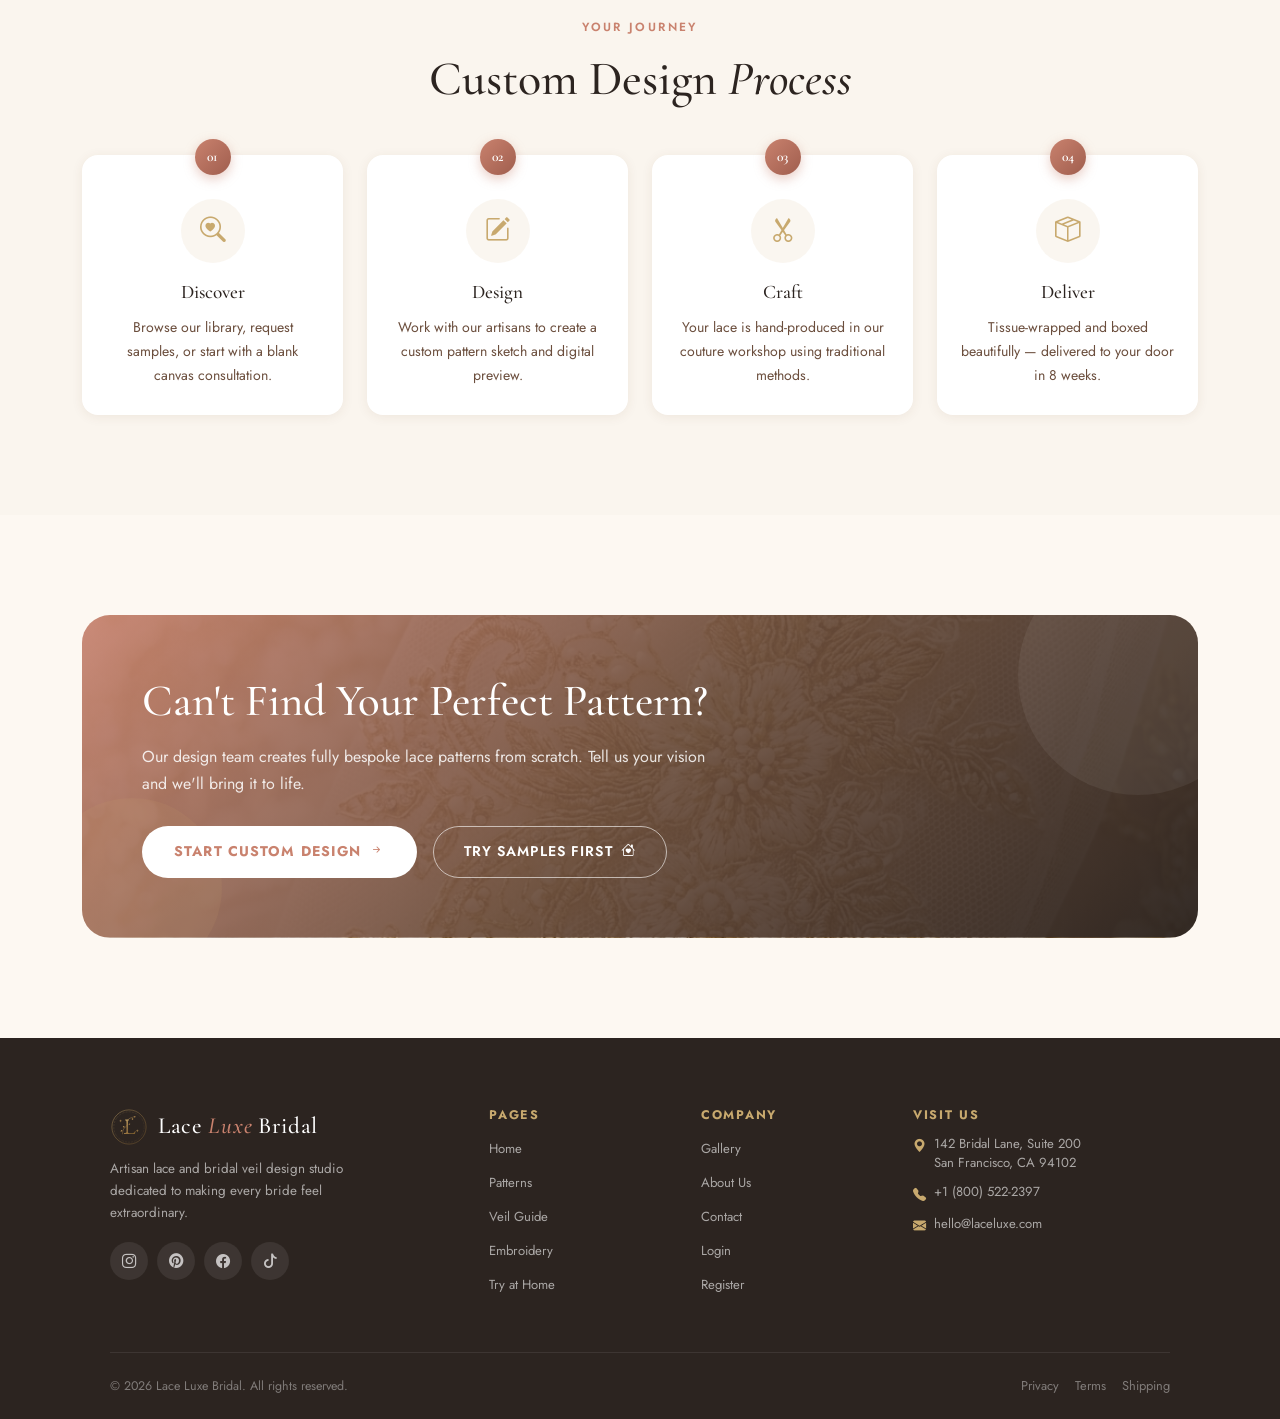
<file: patterns.html>
<!DOCTYPE html>
<html lang="en">
<head>
  <meta charset="UTF-8" /><meta name="viewport" content="width=device-width, initial-scale=1.0" />
  <meta name="description" content="Browse 80+ handpicked lace patterns at Lace Luxe Bridal — classic, modern, floral and geometric designs." />
  <title>Pattern Library | Lace Luxe Bridal</title>
  <link rel="icon" type="image/svg+xml" href="images/favicon.svg?v=2" />
  <link rel="icon" type="image/png" href="images/favicon.png?v=2" />
  <link rel="shortcut icon" href="images/favicon.svg?v=2" type="image/x-icon" />
  <link rel="stylesheet" href="https://cdn.jsdelivr.net/npm/bootstrap@5.3.3/dist/css/bootstrap.min.css" />
  <link rel="stylesheet" href="https://cdn.jsdelivr.net/npm/bootstrap-icons@1.11.3/font/bootstrap-icons.min.css" />
  <link href="https://fonts.googleapis.com/css2?family=Cormorant+Garamond:ital,wght@0,300;0,400;0,500;0,600;1,300;1,400&family=Jost:wght@300;400;500;600&display=swap" rel="stylesheet" />
  <link rel="stylesheet" href="https://unpkg.com/aos@2.3.4/dist/aos.css" />
  <link rel="stylesheet" href="css/style.css" /><link rel="stylesheet" href="css/pages.css" />
</head>
<body class="patterns-page">
<nav class="navbar navbar-expand-lg sticky-top" id="mainNav">
  <div class="container">
    <a class="navbar-brand d-flex align-items-center gap-2" href="index.html"><span class="brand-icon"><i class="bi bi-flower1"></i></span><span class="brand-text">Lace <em>Luxe</em> Bridal</span></a>
    <button class="navbar-toggler" type="button" data-bs-toggle="collapse" data-bs-target="#navMenu"><span class="toggler-icon"><span></span><span></span><span></span></span></button>
    <div class="collapse navbar-collapse" id="navMenu">
      <ul class="navbar-nav mx-auto gap-lg-1 align-items-lg-center">
        <li class="nav-item dropdown">
          <a class="nav-link dropdown-toggle" href="#" id="homeDropdown" role="button" data-bs-toggle="dropdown" aria-expanded="false">
            Home <i class="bi bi-chevron-down dropdown-icon" style="font-size: 0.72rem; margin-left: 4px;"></i>
          </a>
          <ul class="dropdown-menu" aria-labelledby="homeDropdown">
            <li><a class="dropdown-item" href="index.html">Home 1</a></li>
            <li><a class="dropdown-item" href="home2.html">Home 2</a></li>
          </ul>
        </li>
        <li class="nav-item"><a class="nav-link" href="about.html">About</a></li>
        <li class="nav-item"><a class="nav-link active-nav" href="patterns.html">Patterns</a></li>
        <li class="nav-item"><a class="nav-link" href="veil-guide.html">Veil Guide</a></li>
        <li class="nav-item"><a class="nav-link" href="embroidery.html">Embroidery</a></li>
        <li class="nav-item"><a class="nav-link" href="try-at-home.html">Try at Home</a></li>
        <li class="nav-item"><a class="nav-link" href="gallery.html">Gallery</a></li>
        <li class="nav-item"><a class="nav-link" href="contact.html">Contact</a></li>
      </ul>
      <div class="d-flex gap-2 align-items-center ms-lg-3">
        <button class="nav-toggle-btn" id="themeToggleBtn" title="Toggle Light/Dark Theme"><i class="bi bi-moon-stars"></i></button>
        <button class="nav-toggle-btn" id="dirToggleBtn" title="Toggle Layout Direction (LTR/RTL)"><i class="bi bi-arrow-left-right"></i></button>
        <a href="login.html" class="btn-nav-cta">Login</a>
      </div>
    </div>
  </div>
</nav>

<!-- SECTION 1: PAGE HERO (H1 – Same Structure) -->
<section class="page-hero patterns-hero" id="page-hero">
  <div class="page-hero-lace"></div>
  <div class="container page-hero-content">
    <span class="section-tag">80+ Designs</span>
    <h1>Lace <em>Pattern</em> Library</h1>
    <p class="page-hero-subtitle">Discover our curated collection of handpicked lace designs — from timeless Alencon classics to avant-garde geometric couture.</p>
    <div class="page-hero-actions">
      <a href="#pattern-grid" class="btn-primary-custom">Browse Patterns <i class="bi bi-grid-3x3-gap"></i></a>
      <a href="contact.html" class="btn-outline-custom">Request Custom <i class="bi bi-pencil"></i></a>
    </div>
  </div>
  <div class="page-hero-badge d-none d-lg-flex">
    <i class="bi bi-gem"></i>
    <div class="badge-text">Premium<br/>Lace Imported</div>
  </div>
</section>

<!-- SECTION 2: FILTER + GRID -->
<section class="section-pad bg-section" id="pattern-grid">
  <div class="container">
    <div class="section-header text-center mb-5" data-aos="fade-up">
      <span class="section-tag">Browse & Filter</span>
      <h2 class="section-title">Find Your <em>Perfect</em> Lace</h2>
    </div>
    <!-- Search Bar -->
    <div class="row justify-content-center mb-4" data-aos="fade-up" data-aos-delay="50">
      <div class="col-12 col-md-6 col-lg-5">
        <div class="search-box-wrap position-relative">
          <i class="bi bi-search position-absolute top-50 start-0 translate-middle-y ms-3 text-muted"></i>
          <input type="text" id="patternSearchInput" class="form-control-custom ps-5" placeholder="Search patterns by name or type..." aria-label="Search patterns" />
        </div>
      </div>
    </div>
    <div class="pattern-filters d-flex flex-wrap justify-content-center gap-2 mb-5" data-aos="fade-up" data-aos-delay="100">
      <button class="filter-btn active" data-filter="all">All Patterns</button>
      <button class="filter-btn" data-filter="classic">Classic</button>
      <button class="filter-btn" data-filter="modern">Modern</button>
      <button class="filter-btn" data-filter="floral">Floral</button>
      <button class="filter-btn" data-filter="geometric">Geometric</button>
      <button class="filter-btn" data-filter="couture">Couture</button>
    </div>
    <div class="row g-4" id="patternGrid">
      <div class="col-12 col-sm-6 col-lg-4 pattern-item" data-category="classic" data-aos="fade-up" data-aos-delay="0">
        <div class="pattern-card"><div class="pattern-img-wrap"><img src="images/lace_alencon.png" alt="Alencon Rose" /><div class="pattern-overlay"><button class="btn-view-pattern">View Details <i class="bi bi-arrow-right"></i></button></div><span class="pattern-badge">Bestseller</span></div><div class="pattern-card-body"><h5 class="pattern-name">Alencon Rose</h5><p class="pattern-type">Classic French Lace</p><div class="pattern-meta d-flex justify-content-between align-items-center"><span class="pattern-price">From $180/yd</span><div class="pattern-dots"><span class="dot" style="background:#f5e6d3"></span><span class="dot" style="background:#e8d5c0"></span><span class="dot" style="background:#d4b896"></span></div></div></div></div>
      </div>
      <div class="col-12 col-sm-6 col-lg-4 pattern-item" data-category="modern" data-aos="fade-up" data-aos-delay="100">
        <div class="pattern-card"><div class="pattern-img-wrap"><img src="images/lace_chantilly.png" alt="Chantilly Dream" /><div class="pattern-overlay"><button class="btn-view-pattern">View Details <i class="bi bi-arrow-right"></i></button></div></div><div class="pattern-card-body"><h5 class="pattern-name">Chantilly Dream</h5><p class="pattern-type">Modern Sheer Lace</p><div class="pattern-meta d-flex justify-content-between align-items-center"><span class="pattern-price">From $145/yd</span><div class="pattern-dots"><span class="dot" style="background:#fff"></span><span class="dot" style="background:#f9f0e6"></span><span class="dot" style="background:#ecdcc8"></span></div></div></div></div>
      </div>
      <div class="col-12 col-sm-6 col-lg-4 pattern-item" data-category="floral" data-aos="fade-up" data-aos-delay="200">
        <div class="pattern-card"><div class="pattern-img-wrap"><img src="images/lace_venetian.png" alt="Venetian Bloom" /><div class="pattern-overlay"><button class="btn-view-pattern">View Details <i class="bi bi-arrow-right"></i></button></div><span class="pattern-badge new">New</span></div><div class="pattern-card-body"><h5 class="pattern-name">Venetian Bloom</h5><p class="pattern-type">Floral Couture Lace</p><div class="pattern-meta d-flex justify-content-between align-items-center"><span class="pattern-price">From $220/yd</span><div class="pattern-dots"><span class="dot" style="background:#fdf6ee"></span><span class="dot" style="background:#e8cba8"></span><span class="dot" style="background:#c9976e"></span></div></div></div></div>
      </div>
      <div class="col-12 col-sm-6 col-lg-4 pattern-item" data-category="geometric" data-aos="fade-up" data-aos-delay="0">
        <div class="pattern-card"><div class="pattern-img-wrap"><img src="images/lace_geo.png" alt="Geo Couture" /><div class="pattern-overlay"><button class="btn-view-pattern">View Details <i class="bi bi-arrow-right"></i></button></div></div><div class="pattern-card-body"><h5 class="pattern-name">Geo Couture</h5><p class="pattern-type">Contemporary Geometric</p><div class="pattern-meta d-flex justify-content-between align-items-center"><span class="pattern-price">From $195/yd</span><div class="pattern-dots"><span class="dot" style="background:#f5f0e8"></span><span class="dot" style="background:#d9c9b0"></span><span class="dot" style="background:#b09878"></span></div></div></div></div>
      </div>
      <div class="col-12 col-sm-6 col-lg-4 pattern-item" data-category="classic" data-aos="fade-up" data-aos-delay="100">
        <div class="pattern-card"><div class="pattern-img-wrap"><img src="images/lace_guipure.png" alt="Guipure Pearl" /><div class="pattern-overlay"><button class="btn-view-pattern">View Details <i class="bi bi-arrow-right"></i></button></div></div><div class="pattern-card-body"><h5 class="pattern-name">Guipure Pearl</h5><p class="pattern-type">Heavy Classic Lace</p><div class="pattern-meta d-flex justify-content-between align-items-center"><span class="pattern-price">From $260/yd</span><div class="pattern-dots"><span class="dot" style="background:#fff8f0"></span><span class="dot" style="background:#e8d8c4"></span><span class="dot" style="background:#c4a882"></span></div></div></div></div>
      </div>
      <div class="col-12 col-sm-6 col-lg-4 pattern-item" data-category="couture" data-aos="fade-up" data-aos-delay="200">
        <div class="pattern-card"><div class="pattern-img-wrap"><img src="images/lace_duchess.png" alt="Duchess Couture" /><div class="pattern-overlay"><button class="btn-view-pattern">View Details <i class="bi bi-arrow-right"></i></button></div><span class="pattern-badge">Limited</span></div><div class="pattern-card-body"><h5 class="pattern-name">Duchess Couture</h5><p class="pattern-type">Exclusive Couture Lace</p><div class="pattern-meta d-flex justify-content-between align-items-center"><span class="pattern-price">From $380/yd</span><div class="pattern-dots"><span class="dot" style="background:#fef9f3"></span><span class="dot" style="background:#e0cdb4"></span><span class="dot" style="background:#bfa080"></span></div></div></div></div>
      </div>
    </div>
  </div>
</section>

<!-- SECTION 3: PATTERN SPOTLIGHT -->
<section class="section-pad bg-cream">
  <div class="container">
    <div class="section-header text-center mb-5" data-aos="fade-up">
      <span class="section-tag">Editor's Choice</span>
      <h2 class="section-title">Pattern <em>Spotlight</em></h2>
    </div>
    <div class="row align-items-center g-5">
      <div class="col-12 col-lg-6" data-aos="fade-right">
        <div class="spotlight-img-main">
          <img src="images/lace_spotlight.png" alt="Spotlight Pattern" />
        </div>
      </div>
      <div class="col-12 col-lg-6" data-aos="fade-left">
        <div class="spotlight-details">
          <span class="spotlight-tag">This Season's Star</span>
          <h3 class="spotlight-title">Venetian Bloom — Cathedral Edition</h3>
          <div class="spotlight-meta">
            <span><i class="bi bi-ruler"></i> Available in 6 lengths</span>
            <span><i class="bi bi-palette"></i> 3 color options</span>
            <span><i class="bi bi-clock"></i> 8-week delivery</span>
          </div>
          <p class="spotlight-text">Inspired by 16th-century Venetian needle lace, this design features hand-raised floral motifs set against an ethereal tulle ground. Each yard is individually inspected by our master lacemakers before it leaves our workshop in Lyon, France.</p>
          <div class="d-flex gap-3 flex-wrap mt-4">
            <a href="contact.html" class="btn-primary-custom">Order Sample <i class="bi bi-bag-heart"></i></a>
            <a href="try-at-home.html" class="btn-outline-custom">Try at Home <i class="bi bi-house-heart"></i></a>
          </div>
        </div>
      </div>
    </div>
  </div>
</section>

<!-- SECTION 4: FABRIC & MATERIAL GUIDE -->
<section class="section-pad bg-section" id="fabric-guide">
  <div class="container">
    <div class="section-header text-center mb-5" data-aos="fade-up">
      <span class="section-tag">Know Your Fabric</span>
      <h2 class="section-title">Fabric & <em>Material</em> Guide</h2>
      <p class="section-subtitle">Understanding your lace base helps you choose the perfect combination of weight, drape, and texture.</p>
    </div>
    <div class="row g-4 fabric-guide-grid">
      <div class="col-12 col-sm-6 col-lg-3" data-aos="fade-up" data-aos-delay="0">
        <div class="info-card">
          <div class="info-card-icon"><i class="bi bi-droplet"></i></div>
          <h5>Silk Tulle</h5>
          <p>Feather-light and whisper-soft. The most luxurious veil base with a natural sheen that photographs beautifully.</p>
        </div>
      </div>
      <div class="col-12 col-sm-6 col-lg-3" data-aos="fade-up" data-aos-delay="100">
        <div class="info-card">
          <div class="info-card-icon"><i class="bi bi-stars"></i></div>
          <h5>Nylon Tulle</h5>
          <p>Crisp body and structure. Excellent for full, dramatic veils with strong shape retention throughout the day.</p>
        </div>
      </div>
      <div class="col-12 col-sm-6 col-lg-3" data-aos="fade-up" data-aos-delay="200">
        <div class="info-card">
          <div class="info-card-icon"><i class="bi bi-threads"></i></div>
          <h5>Organza</h5>
          <p>Semi-sheer with a stiff, formal finish. Ideal for structured cathedral veils that hold their form at the altar.</p>
        </div>
      </div>
      <div class="col-12 col-sm-6 col-lg-3" data-aos="fade-up" data-aos-delay="300">
        <div class="info-card">
          <div class="info-card-icon"><i class="bi bi-layers"></i></div>
          <h5>Illusion Net</h5>
          <p>Ultra-fine mesh that nearly disappears on the face. Perfect for blusher veils and soft face-framing styles.</p>
        </div>
      </div>
    </div>
  </div>
</section>

<!-- SECTION 5: COLOR PALETTE EXPLORER -->
<section class="section-pad bg-cream" id="color-palette">
  <div class="container">
    <div class="section-header text-center mb-5" data-aos="fade-up">
      <span class="section-tag">Match Your Vision</span>
      <h2 class="section-title">Color <em>Palette</em> Explorer</h2>
      <p class="section-subtitle">Every lace pattern is available in our signature bridal color family.</p>
    </div>
    <div class="row g-4">
      <div class="col-6 col-sm-4 col-lg-2" data-aos="zoom-in" data-aos-delay="0"><div class="swatch-card"><div class="swatch-color" style="background:#fffef9;"></div><div class="swatch-body"><div class="swatch-name">Pure White</div><div class="swatch-code">#FFFEF9</div></div></div></div>
      <div class="col-6 col-sm-4 col-lg-2" data-aos="zoom-in" data-aos-delay="60"><div class="swatch-card"><div class="swatch-color" style="background:#fdf8f0;"></div><div class="swatch-body"><div class="swatch-name">Ivory</div><div class="swatch-code">#FDF8F0</div></div></div></div>
      <div class="col-6 col-sm-4 col-lg-2" data-aos="zoom-in" data-aos-delay="120"><div class="swatch-card"><div class="swatch-color" style="background:#f5e6d3;"></div><div class="swatch-body"><div class="swatch-name">Champagne</div><div class="swatch-code">#F5E6D3</div></div></div></div>
      <div class="col-6 col-sm-4 col-lg-2" data-aos="zoom-in" data-aos-delay="180"><div class="swatch-card"><div class="swatch-color" style="background:#e8cba8;"></div><div class="swatch-body"><div class="swatch-name">Biscuit</div><div class="swatch-code">#E8CBA8</div></div></div></div>
      <div class="col-6 col-sm-4 col-lg-2" data-aos="zoom-in" data-aos-delay="240"><div class="swatch-card"><div class="swatch-color" style="background:#f0ddd0;"></div><div class="swatch-body"><div class="swatch-name">Blush</div><div class="swatch-code">#F0DDD0</div></div></div></div>
      <div class="col-6 col-sm-4 col-lg-2" data-aos="zoom-in" data-aos-delay="300"><div class="swatch-card"><div class="swatch-color" style="background:#c8a96e;"></div><div class="swatch-body"><div class="swatch-name">Antique Gold</div><div class="swatch-code">#C8A96E</div></div></div></div>
    </div>
    <div class="text-center mt-4" data-aos="fade-up"><p style="font-size:0.88rem;color:var(--clr-mocha);">Custom dye-matching available for all lace patterns. <a href="contact.html" style="color:var(--clr-rose);font-weight:600;">Contact us to discuss.</a></p></div>
  </div>
</section>

<!-- SECTION: CHOOSE YOUR JOURNEY (Next Steps) -->
<section class="journey-section section-pad bg-cream" id="journey">
  <div class="container">
    <div class="section-header text-center mb-5" data-aos="fade-up">
      <span class="section-tag">Next Steps</span>
      <h2 class="section-title">Choose Your <em>Creative</em> Journey</h2>
      <p class="section-subtitle">We make it simple to purchase patterns, connect with our designer, or learn lace-crafting from home.</p>
    </div>
    
    <div class="journey-grid">
      <!-- Path 1: Order Patterns & Materials -->
      <div class="journey-card-wrap" data-aos="fade-up" data-aos-delay="0">
        <div class="journey-card">
          <div class="journey-card-top">
            <div class="journey-icon"><i class="bi bi-bag-heart"></i></div>
            <h4 class="journey-title">Order &amp; Create</h4>
            <p class="journey-text">Ready to start? Purchase custom lengths of our signature lace patterns, order a custom veil, or request a Try-at-Home sample box to touch and feel the quality.</p>
          </div>
          <div style="width: 100%;">
            <a href="try-at-home.html" class="journey-btn journey-btn-primary">Order Samples <i class="bi bi-arrow-right-short"></i></a>
            <a href="patterns.html" class="journey-secondary-link">Browse Full Library</a>
          </div>
        </div>
      </div>

      <!-- Path 2: Book a Class -->
      <div class="journey-card-wrap" data-aos="fade-up" data-aos-delay="100">
        <div class="journey-card">
          <div class="journey-card-top">
            <div class="journey-icon"><i class="bi bi-calendar-heart"></i></div>
            <h4 class="journey-title">Book a Class</h4>
            <p class="journey-text">Step inside our San Francisco studio. Join our master lacemakers for in-person workshops to learn veil design, custom sewing, and delicate embroidery work.</p>
          </div>
          <div style="width: 100%;">
            <a href="contact.html?subject=workshop" class="journey-btn journey-btn-outline">Book Workshop <i class="bi bi-arrow-right-short"></i></a>
            <a href="contact.html" class="journey-secondary-link">View Class Schedule</a>
          </div>
        </div>
      </div>

      <!-- Path 3: Learn Online -->
      <div class="journey-card-wrap" data-aos="fade-up" data-aos-delay="200">
        <div class="journey-card">
          <div class="journey-card-top">
            <div class="journey-icon"><i class="bi bi-play-circle"></i></div>
            <h4 class="journey-title">Learn Online</h4>
            <p class="journey-text">Master the craft from the comfort of home. Get access to our HD video lessons, expert tutorial guides, and receive a curated lace kit shipped straight to your door.</p>
          </div>
          <div style="width: 100%;">
            <a href="contact.html?subject=online-class" class="journey-btn journey-btn-outline">Learn from Home <i class="bi bi-arrow-right-short"></i></a>
            <a href="try-at-home.html" class="journey-secondary-link">Explore Video Kits</a>
          </div>
        </div>
      </div>

      <!-- Path 4: Contact the Designer -->
      <div class="journey-card-wrap" data-aos="fade-up" data-aos-delay="300">
        <div class="journey-card">
          <div class="journey-card-top">
            <div class="journey-icon"><i class="bi bi-chat-heart"></i></div>
            <h4 class="journey-title">Consult the Designer</h4>
            <p class="journey-text">Have a custom bridal vision or need sizing advice? Book a private 1-on-1 virtual design consultation with Elena Marchetti to co-create your signature veil.</p>
          </div>
          <div style="width: 100%;">
            <a href="contact.html?subject=consultation" class="journey-btn journey-btn-primary">Book Consultation <i class="bi bi-arrow-right-short"></i></a>
            <a href="contact.html" class="journey-secondary-link">Chat with Elena</a>
          </div>
        </div>
      </div>
    </div>
  </div>
</section>

<!-- SECTION 6: CUSTOM DESIGN PROCESS -->
<section class="section-pad bg-section" id="custom-process">
  <div class="container">
    <div class="section-header text-center mb-5" data-aos="fade-up">
      <span class="section-tag">Your Journey</span>
      <h2 class="section-title">Custom Design <em>Process</em></h2>
    </div>
    <div class="row g-4 justify-content-center">
      <div class="col-12 col-sm-6 col-lg-3" data-aos="fade-up" data-aos-delay="0"><div class="timeline-card"><div class="timeline-step">01</div><div class="timeline-icon"><i class="bi bi-search-heart"></i></div><h5 class="timeline-title">Discover</h5><p class="timeline-text">Browse our library, request samples, or start with a blank canvas consultation.</p></div></div>
      <div class="col-12 col-sm-6 col-lg-3" data-aos="fade-up" data-aos-delay="100"><div class="timeline-card"><div class="timeline-step">02</div><div class="timeline-icon"><i class="bi bi-pencil-square"></i></div><h5 class="timeline-title">Design</h5><p class="timeline-text">Work with our artisans to create a custom pattern sketch and digital preview.</p></div></div>
      <div class="col-12 col-sm-6 col-lg-3" data-aos="fade-up" data-aos-delay="200"><div class="timeline-card"><div class="timeline-step">03</div><div class="timeline-icon"><i class="bi bi-scissors"></i></div><h5 class="timeline-title">Craft</h5><p class="timeline-text">Your lace is hand-produced in our couture workshop using traditional methods.</p></div></div>
      <div class="col-12 col-sm-6 col-lg-3" data-aos="fade-up" data-aos-delay="300"><div class="timeline-card"><div class="timeline-step">04</div><div class="timeline-icon"><i class="bi bi-box-seam"></i></div><h5 class="timeline-title">Deliver</h5><p class="timeline-text">Tissue-wrapped and boxed beautifully — delivered to your door in 8 weeks.</p></div></div>
    </div>
  </div>
</section>

<!-- SECTION 7: CTA BANNER -->
<section class="section-pad bg-cream">
  <div class="container" data-aos="zoom-in">
    <div class="cta-banner patterns-cta-banner">
      <div class="row align-items-center g-4">
        <div class="col-12 col-lg-7">
          <h2>Can't Find Your Perfect Pattern?</h2>
          <p>Our design team creates fully bespoke lace patterns from scratch. Tell us your vision and we'll bring it to life.</p>
          <div class="d-flex flex-wrap gap-3" style="position:relative;z-index:1;">
            <a href="contact.html" class="btn-white">Start Custom Design <i class="bi bi-arrow-right-short"></i></a>
            <a href="try-at-home.html" class="btn-outline-white">Try Samples First <i class="bi bi-house-heart"></i></a>
          </div>
        </div>
        <div class="col-12 col-lg-5 d-none d-lg-flex justify-content-end" style="position:relative;z-index:1;">
          <div style="background:rgba(255,255,255,0.1);border-radius:var(--radius-md);padding:24px;text-align:center;">
            <div style="font-family:var(--font-display);font-size:3.5rem;font-weight:600;color:#fff;">80+</div>
            <div style="font-size:0.82rem;letter-spacing:0.1em;text-transform:uppercase;color:rgba(255,255,255,0.75);">Patterns in Library</div>
            <div style="margin-top:16px;font-family:var(--font-display);font-size:3.5rem;font-weight:600;color:var(--clr-gold-light);">100%</div>
            <div style="font-size:0.82rem;letter-spacing:0.1em;text-transform:uppercase;color:rgba(255,255,255,0.75);">Handcrafted</div>
          </div>
        </div>
      </div>
    </div>
  </div>
</section>

<footer class="site-footer"><div class="container"><div class="row g-4 footer-top"><div class="col-12 col-md-6 col-lg-4"><a class="footer-brand d-flex align-items-center gap-2 mb-3" href="index.html" aria-label="Lace Luxe Bridal home"><span class="brand-icon"><i class="bi bi-flower1"></i></span><span class="brand-text">Lace <em>Luxe</em> Bridal</span></a><p class="footer-about">Artisan lace and bridal veil design studio dedicated to making every bride feel extraordinary.</p><div class="footer-socials d-flex gap-3 mt-3"><a href="#"><i class="bi bi-instagram"></i></a><a href="#"><i class="bi bi-pinterest"></i></a><a href="#"><i class="bi bi-facebook"></i></a><a href="#"><i class="bi bi-tiktok"></i></a></div></div><div class="col-6 col-lg-2 offset-lg-1"><h6 class="footer-heading">Pages</h6><ul class="footer-links"><li><a href="index.html">Home</a></li><li><a href="patterns.html">Patterns</a></li><li><a href="veil-guide.html">Veil Guide</a></li><li><a href="embroidery.html">Embroidery</a></li><li><a href="try-at-home.html">Try at Home</a></li></ul></div><div class="col-6 col-lg-2"><h6 class="footer-heading">Company</h6><ul class="footer-links"><li><a href="gallery.html">Gallery</a></li><li><a href="about.html">About Us</a></li><li><a href="contact.html">Contact</a></li><li><a href="login.html">Login</a></li><li><a href="register.html">Register</a></li></ul></div><div class="col-12 col-lg-3"><h6 class="footer-heading">Visit Us</h6><div class="footer-address"><p><i class="bi bi-geo-alt-fill"></i> 142 Bridal Lane, Suite 200<br/>San Francisco, CA 94102</p><p><i class="bi bi-telephone-fill"></i> +1 (800) 522-2397</p><p><i class="bi bi-envelope-fill"></i> hello@laceluxe.com</p></div></div></div><div class="footer-bottom d-flex flex-wrap justify-content-between align-items-center gap-3"><p class="footer-copy">© 2026 Lace Luxe Bridal. All rights reserved.</p><div class="footer-legal d-flex gap-3"><a href="#">Privacy</a><a href="#">Terms</a><a href="#">Shipping</a></div></div></div></footer>
<button class="back-to-top" id="backToTop"><i class="bi bi-arrow-up-short"></i></button>
<script src="https://cdn.jsdelivr.net/npm/bootstrap@5.3.3/dist/js/bootstrap.bundle.min.js"></script>
<script src="https://unpkg.com/aos@2.3.4/dist/aos.js"></script>
<script src="js/main.js"></script>
</body></html>
</file>
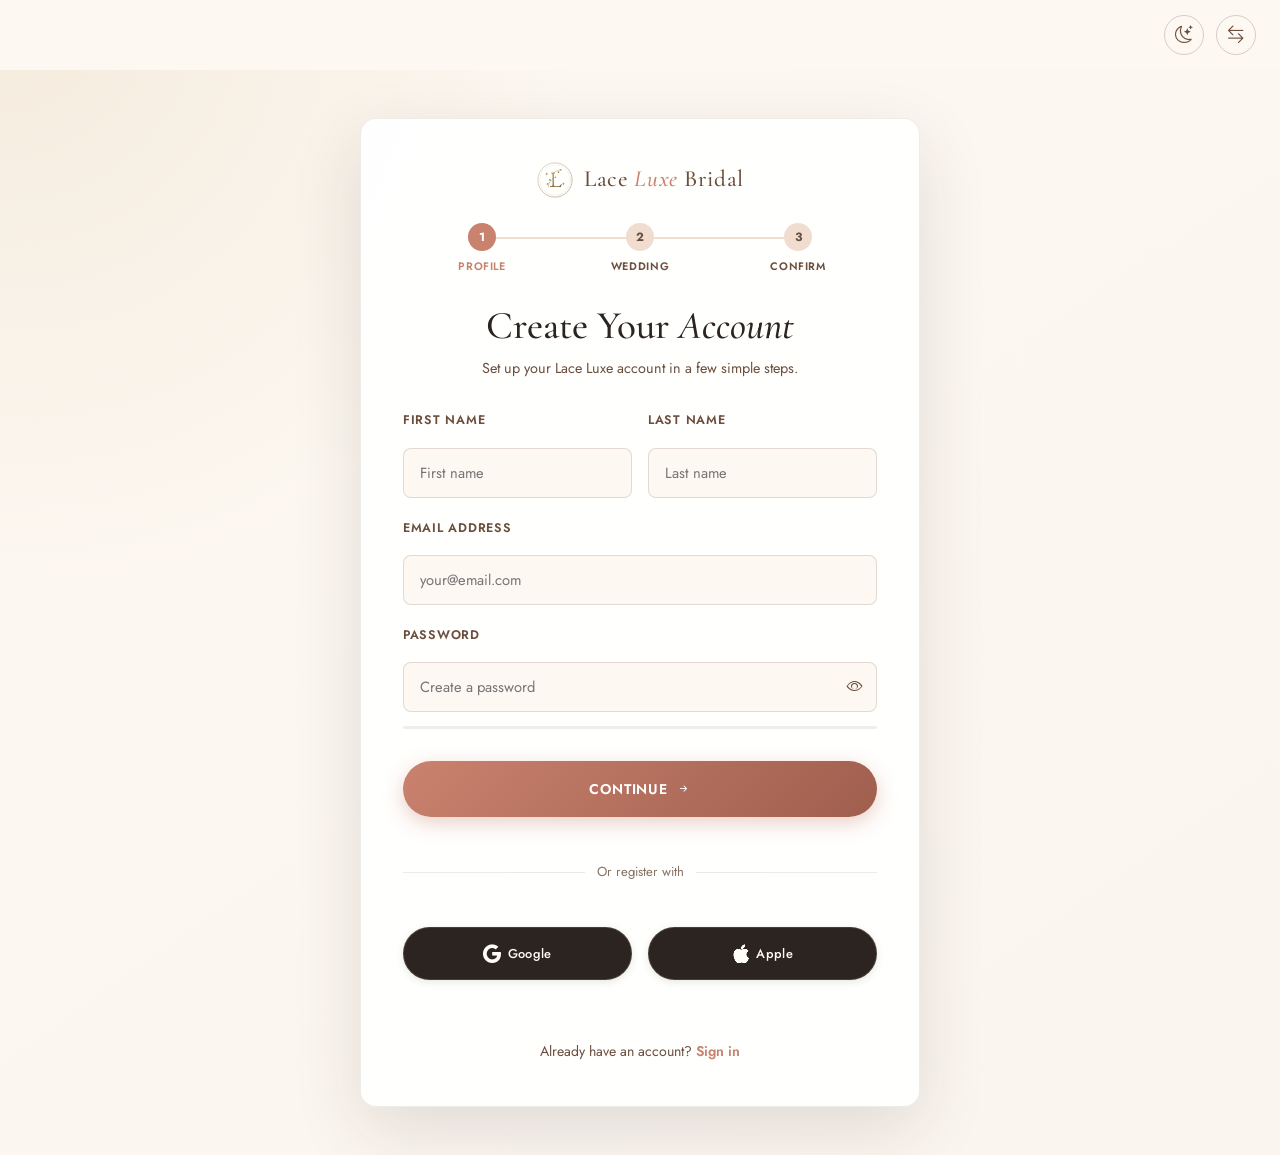
<file: register.html>
<!DOCTYPE html>
<html lang="en">
<head>
  <meta charset="UTF-8" />
  <meta name="viewport" content="width=device-width, initial-scale=1.0" />
  <meta name="description" content="Create your Lace Luxe Bridal account." />
  <title>Register | Lace Luxe Bridal</title>
  <link rel="icon" type="image/svg+xml" href="images/favicon.svg?v=2" />
  <link rel="icon" type="image/png" href="images/favicon.png?v=2" />
  <link rel="shortcut icon" href="images/favicon.svg?v=2" type="image/x-icon" />
  <link rel="stylesheet" href="https://cdn.jsdelivr.net/npm/bootstrap-icons@1.11.3/font/bootstrap-icons.min.css" />
  <link href="https://fonts.googleapis.com/css2?family=Cormorant+Garamond:ital,wght@0,300;0,400;0,500;0,600;1,300;1,400&family=Jost:wght@300;400;500;600&display=swap" rel="stylesheet" />
  <link rel="stylesheet" href="css/style.css" />
  <link rel="stylesheet" href="css/pages.css" />
</head>
<body class="auth-page auth-simple-page">
  <header class="auth-header">
    <div class="auth-top-controls">
      <button class="nav-toggle-btn" id="themeToggleBtn" title="Toggle Light/Dark Theme"><i class="bi bi-moon-stars"></i></button>
      <button class="nav-toggle-btn" id="dirToggleBtn" title="Toggle Layout Direction (LTR/RTL)"><i class="bi bi-arrow-left-right"></i></button>
    </div>
  </header>
  <main class="auth-center-shell">
    <section class="auth-form-wrap auth-form-card auth-register-card" aria-labelledby="registerTitle">
      <div class="d-flex justify-content-center mb-4">
        <a href="index.html" class="auth-brand" aria-label="Lace Luxe Bridal home">
          <span class="brand-icon"><i class="bi bi-flower1"></i></span>
          <span class="brand-text">Lace <em>Luxe</em> Bridal</span>
        </a>
      </div>
      <div class="reg-progress" id="regProgress">
        <div class="reg-step active" id="step1dot"><div class="step-circle">1</div><div class="step-label">Profile</div></div>
        <div class="reg-step" id="step2dot"><div class="step-circle">2</div><div class="step-label">Wedding</div></div>
        <div class="reg-step" id="step3dot"><div class="step-circle">3</div><div class="step-label">Confirm</div></div>
      </div>

      <h1 class="auth-title" id="registerTitle">Create Your <em>Account</em></h1>
      <p class="auth-subtitle">Set up your Lace Luxe account in a few simple steps.</p>

      <form id="registerForm" novalidate>
        <div id="regStep1">
          <div class="auth-field-grid">
            <div class="form-group">
              <label for="regFirstName">First Name</label>
              <input type="text" class="form-control-custom" id="regFirstName" placeholder="First name" autocomplete="given-name" required />
            </div>
            <div class="form-group">
              <label for="regLastName">Last Name</label>
              <input type="text" class="form-control-custom" id="regLastName" placeholder="Last name" autocomplete="family-name" required />
            </div>
          </div>

          <div class="form-group">
            <label for="regEmail">Email Address</label>
            <input type="email" class="form-control-custom" id="regEmail" placeholder="your@email.com" autocomplete="email" required />
          </div>

          <div class="form-group">
            <label for="regPassword">Password</label>
            <div class="password-wrap">
              <input type="password" class="form-control-custom" id="regPassword" placeholder="Create a password" autocomplete="new-password" required />
              <button type="button" class="pw-toggle" id="regPwToggle" aria-label="Show password"><i class="bi bi-eye" id="regPwIcon"></i></button>
            </div>
          </div>

          <button type="button" class="btn-primary-custom auth-submit" onclick="goToStep(2)">Continue <i class="bi bi-arrow-right-short"></i></button>

          <div class="social-auth-divider">Or register with</div>
          <div class="social-auth-buttons">
            <button type="button" class="btn-social-auth social-auth-btn btn-google-auth" onclick="alert('Google registration simulation')"><i class="bi bi-google"></i> Google</button>
            <button type="button" class="btn-social-auth social-auth-btn btn-apple-auth" onclick="alert('Apple registration simulation')"><i class="bi bi-apple"></i> Apple</button>
          </div>
        </div>

        <div id="regStep2" style="display:none;">
          <div class="form-group">
            <label for="regWeddingDate">Wedding Date</label>
            <input type="date" class="form-control-custom" id="regWeddingDate" />
          </div>

          <div class="form-group">
            <label for="regVenueType">Wedding Venue Type</label>
            <select class="form-control-custom" id="regVenueType">
              <option value="">Select venue type</option>
              <option>Garden / Outdoor</option>
              <option>Church / Cathedral</option>
              <option>Beach / Destination</option>
              <option>Ballroom / Hotel</option>
              <option>Other</option>
            </select>
          </div>

          <div class="form-group">
            <label for="regSource">How did you hear about us?</label>
            <select class="form-control-custom" id="regSource">
              <option value="">Select source</option>
              <option>Instagram</option>
              <option>Pinterest</option>
              <option>Google Search</option>
              <option>Friend Referral</option>
              <option>The Knot / WeddingWire</option>
              <option>Other</option>
            </select>
          </div>

          <div class="auth-button-row">
            <button type="button" class="btn-outline-custom" onclick="goToStep(1)"><i class="bi bi-arrow-left-short"></i> Back</button>
            <button type="button" class="btn-primary-custom" onclick="goToStep(3)">Continue <i class="bi bi-arrow-right-short"></i></button>
          </div>
        </div>

        <div id="regStep3" style="display:none;">
          <div class="auth-review-box">
            <div class="auth-review-label">Review Your Details</div>
            <div id="reviewDetails"></div>
          </div>

          <label class="form-check-label auth-check auth-check-block">
            <input type="checkbox" id="agreeTerms" required />
            <span>I agree to the <a href="#">Terms of Service</a> and <a href="#">Privacy Policy</a>.</span>
          </label>

          <label class="form-check-label auth-check auth-check-block">
            <input type="checkbox" id="subscribeNewsletter" checked />
            <span>Subscribe to bridal inspiration and member updates.</span>
          </label>

          <div class="auth-button-row">
            <button type="button" class="btn-outline-custom" onclick="goToStep(2)"><i class="bi bi-arrow-left-short"></i> Back</button>
            <button type="submit" class="btn-primary-custom" id="createAccountBtn">
              <span id="createBtnText">Create Account <i class="bi bi-check2-circle"></i></span>
              <span id="createBtnLoading" class="d-none"><span class="spinner-border spinner-border-sm me-2"></span>Creating...</span>
            </button>
          </div>
        </div>

        <div id="regSuccess" class="auth-success" style="display:none;">
          <div class="success-icon"><i class="bi bi-check-circle-fill"></i></div>
          <h2>Welcome to Lace Luxe</h2>
          <p>Check your inbox for your account confirmation.</p>
          <a href="index.html" class="btn-primary-custom auth-submit">Go to Homepage <i class="bi bi-arrow-right-short"></i></a>
        </div>
      </form>

      <div class="auth-switch" id="loginSwitch">Already have an account? <a href="login.html">Sign in</a></div>
    </section>
  </main>

  <script src="js/auth.js"></script>
</body>
</html>
</file>
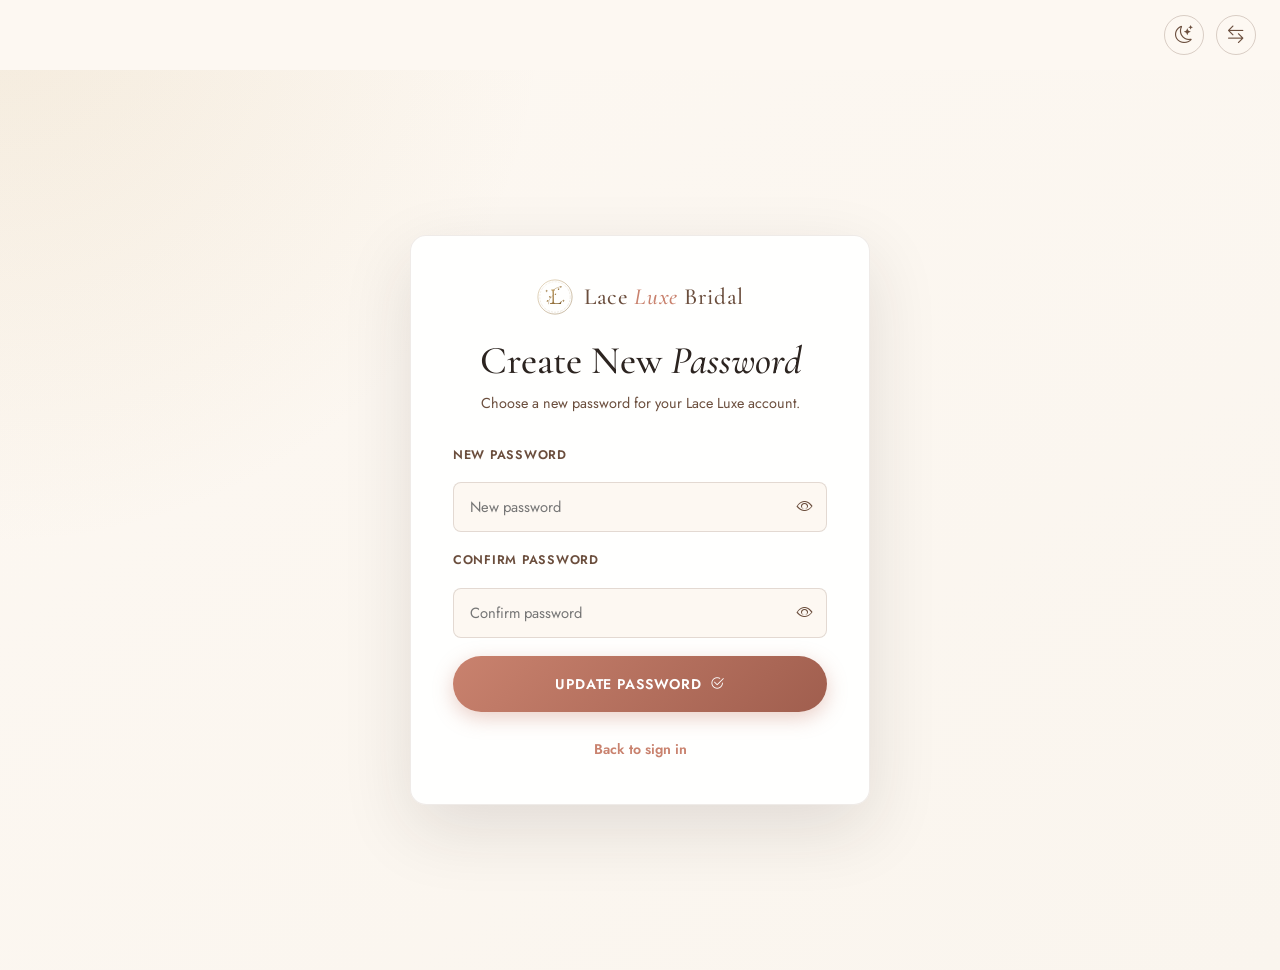
<file: reset-password.html>
<!DOCTYPE html>
<html lang="en">
<head>
  <meta charset="UTF-8" />
  <meta name="viewport" content="width=device-width, initial-scale=1.0" />
  <meta name="description" content="Create a new Lace Luxe Bridal account password." />
  <title>Reset Password | Lace Luxe Bridal</title>
  <link rel="icon" type="image/svg+xml" href="images/favicon.svg?v=2" />
  <link rel="icon" type="image/png" href="images/favicon.png?v=2" />
  <link rel="shortcut icon" href="images/favicon.svg?v=2" type="image/x-icon" />
  <link rel="stylesheet" href="https://cdn.jsdelivr.net/npm/bootstrap-icons@1.11.3/font/bootstrap-icons.min.css" />
  <link href="https://fonts.googleapis.com/css2?family=Cormorant+Garamond:ital,wght@0,300;0,400;0,500;0,600;1,300;1,400&family=Jost:wght@300;400;500;600&display=swap" rel="stylesheet" />
  <link rel="stylesheet" href="css/style.css" />
  <link rel="stylesheet" href="css/pages.css" />
</head>
<body class="auth-page auth-simple-page">
  <header class="auth-header">
    <div class="auth-top-controls">
      <button class="nav-toggle-btn" id="themeToggleBtn" title="Toggle Light/Dark Theme"><i class="bi bi-moon-stars"></i></button>
      <button class="nav-toggle-btn" id="dirToggleBtn" title="Toggle Layout Direction (LTR/RTL)"><i class="bi bi-arrow-left-right"></i></button>
    </div>
  </header>
  <main class="auth-center-shell">
    <section class="auth-form-wrap auth-form-card" aria-labelledby="resetTitle">
      <div class="d-flex justify-content-center mb-4">
        <a href="index.html" class="auth-brand" aria-label="Lace Luxe Bridal home">
          <span class="brand-icon"><i class="bi bi-flower1"></i></span>
          <span class="brand-text">Lace <em>Luxe</em> Bridal</span>
        </a>
      </div>
      <h1 class="auth-title" id="resetTitle">Create New <em>Password</em></h1>
      <p class="auth-subtitle">Choose a new password for your Lace Luxe account.</p>

      <form id="resetPasswordForm" novalidate>
        <div class="form-group">
          <label for="resetPassword">New Password</label>
          <div class="password-wrap">
            <input type="password" class="form-control-custom" id="resetPassword" placeholder="New password" autocomplete="new-password" required />
            <button type="button" class="pw-toggle" id="resetPwToggle" aria-label="Show password"><i class="bi bi-eye" id="resetPwIcon"></i></button>
          </div>
        </div>

        <div class="form-group">
          <label for="resetPasswordConfirm">Confirm Password</label>
          <div class="password-wrap">
            <input type="password" class="form-control-custom" id="resetPasswordConfirm" placeholder="Confirm password" autocomplete="new-password" required />
            <button type="button" class="pw-toggle" id="resetConfirmPwToggle" aria-label="Show password"><i class="bi bi-eye" id="resetConfirmPwIcon"></i></button>
          </div>
        </div>

        <button type="submit" class="btn-primary-custom auth-submit" id="resetPasswordBtn">
          Update Password <i class="bi bi-check2-circle"></i>
        </button>
      </form>

      <div class="auth-switch"><a href="login.html">Back to sign in</a></div>
    </section>
  </main>

  <script src="js/auth.js"></script>
</body>
</html>
</file>
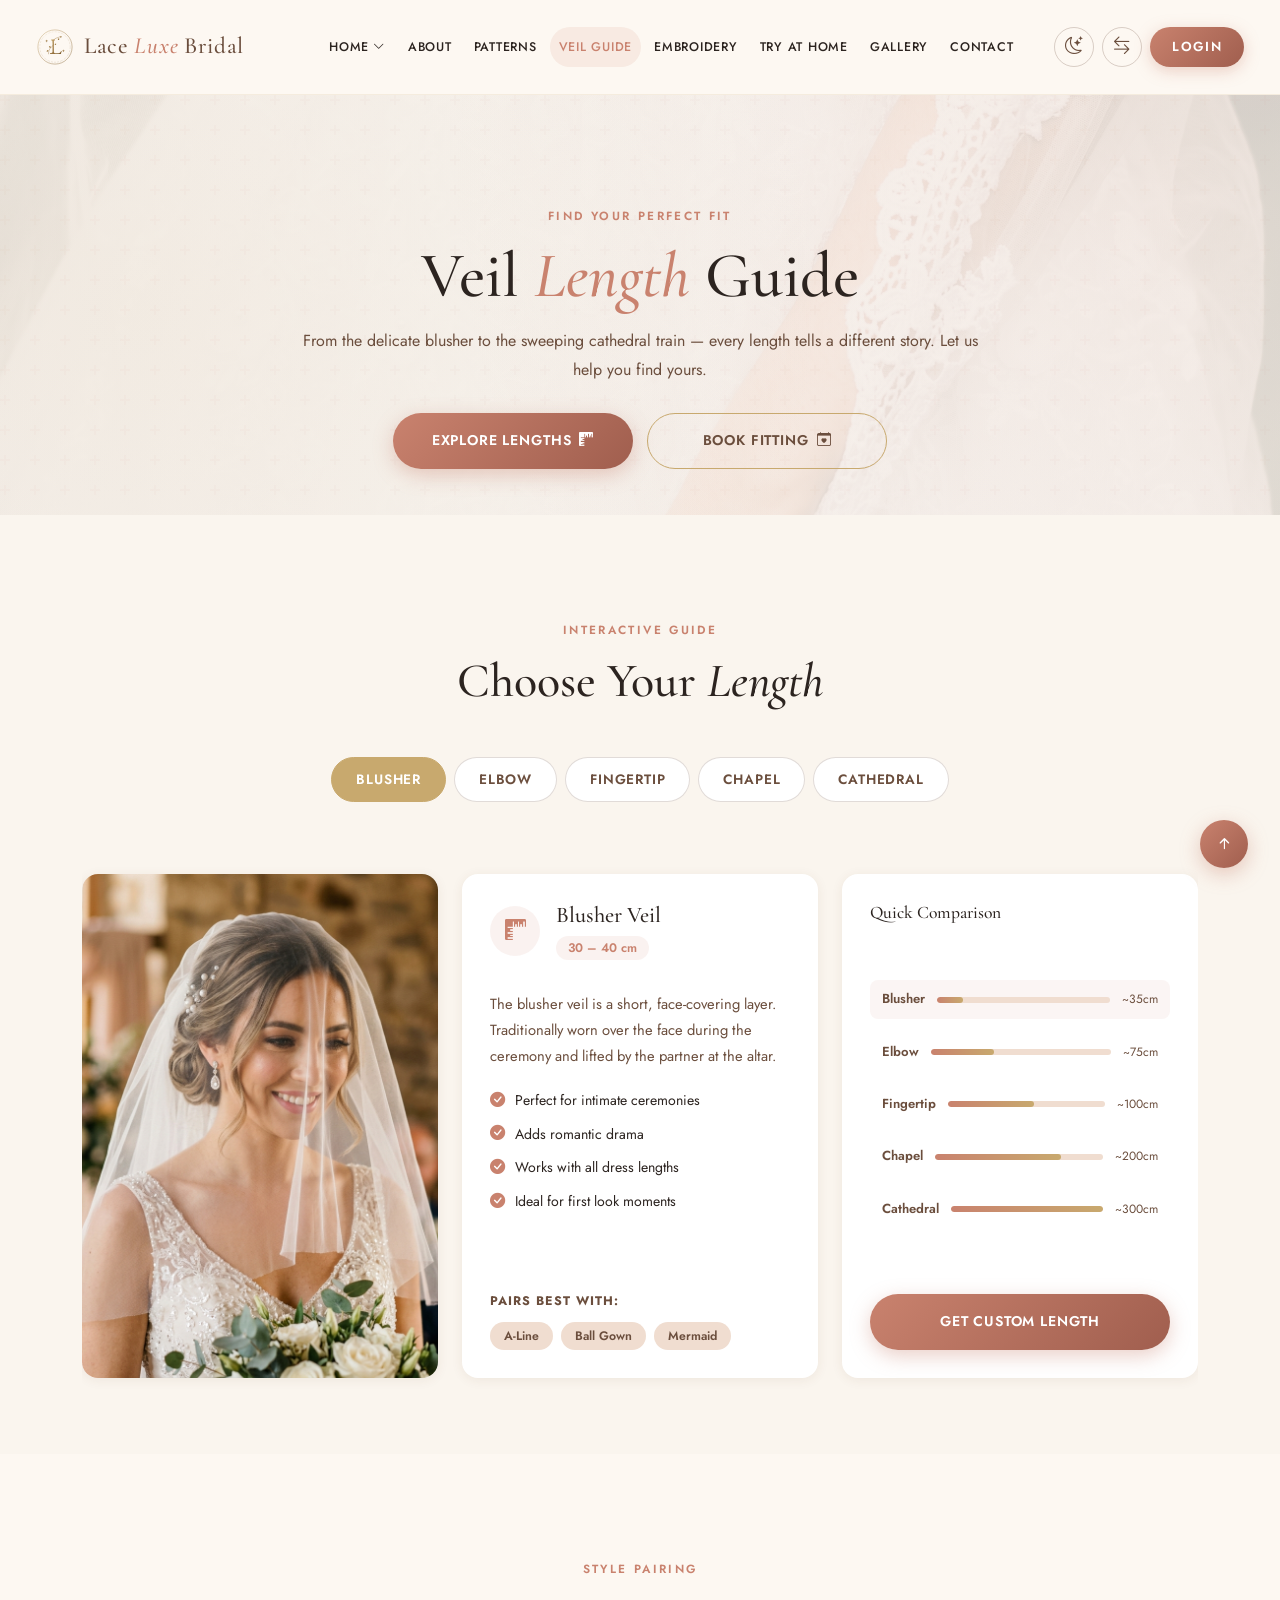
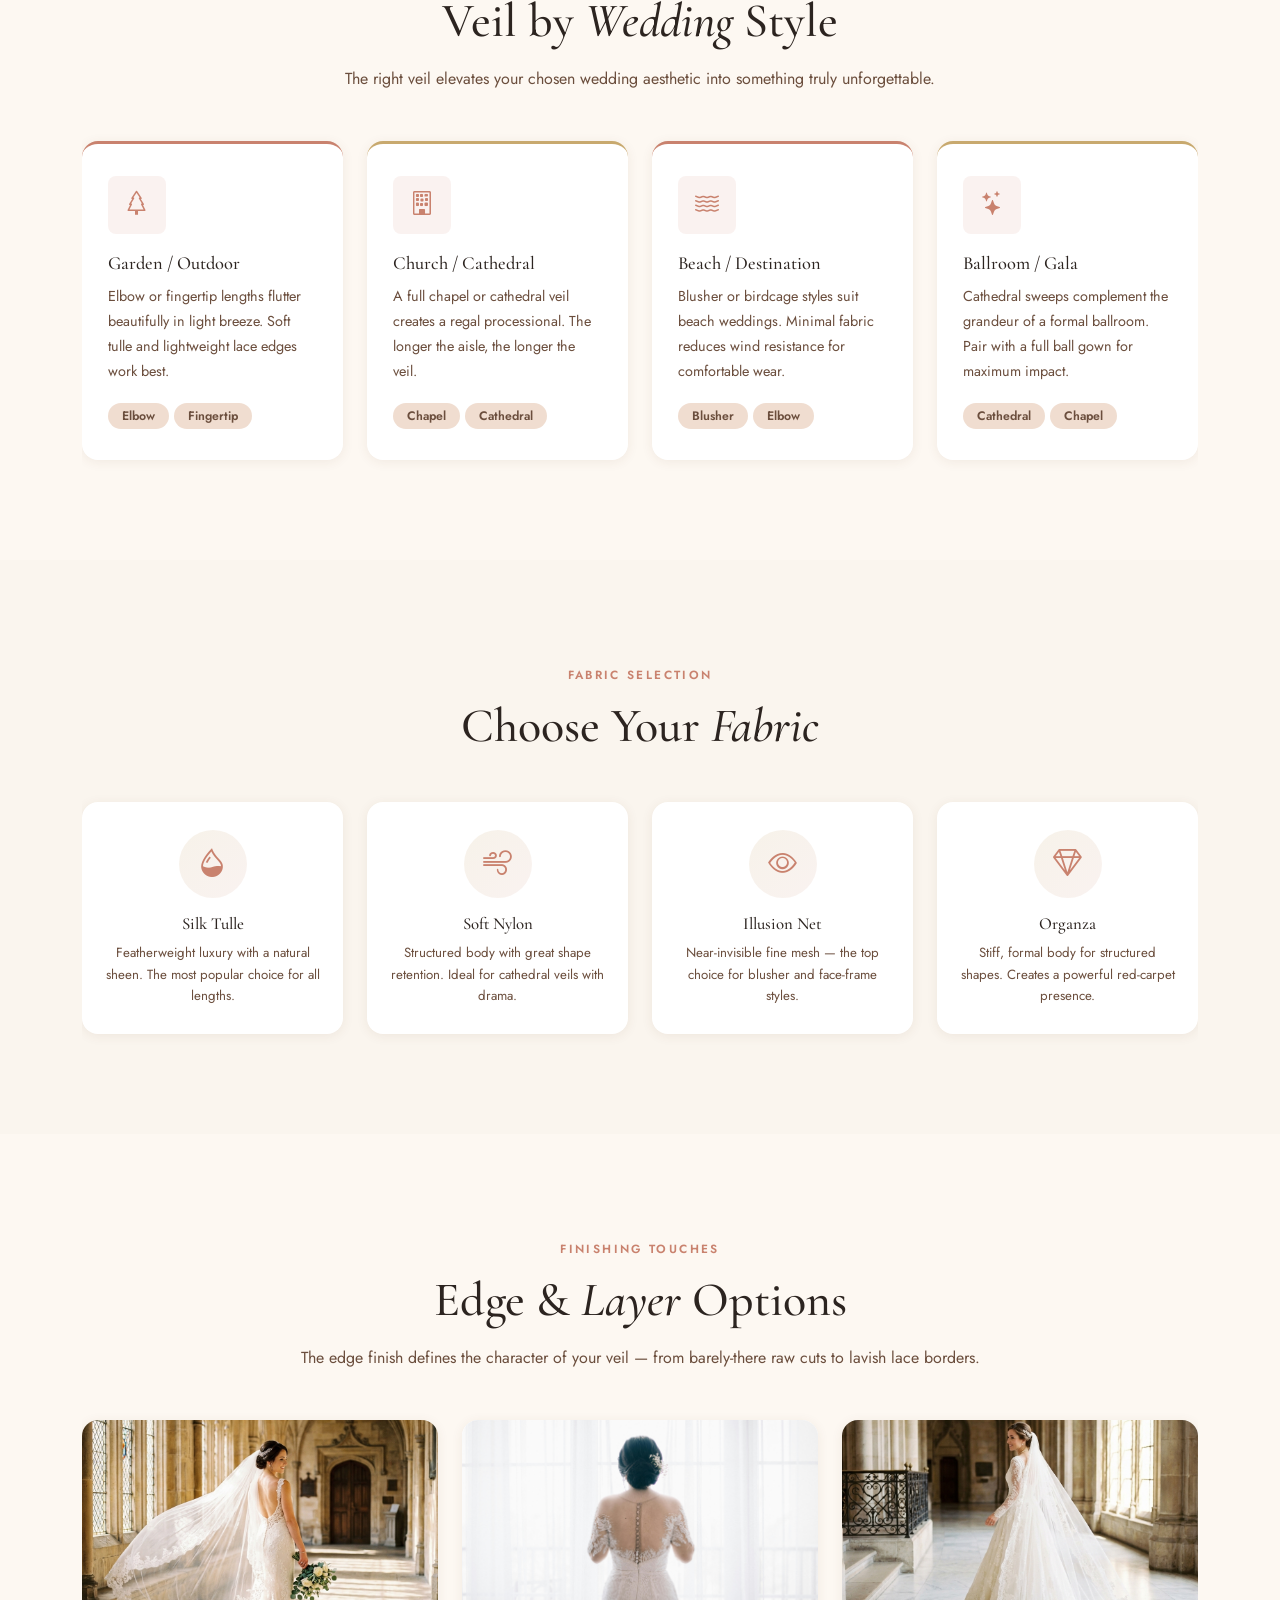
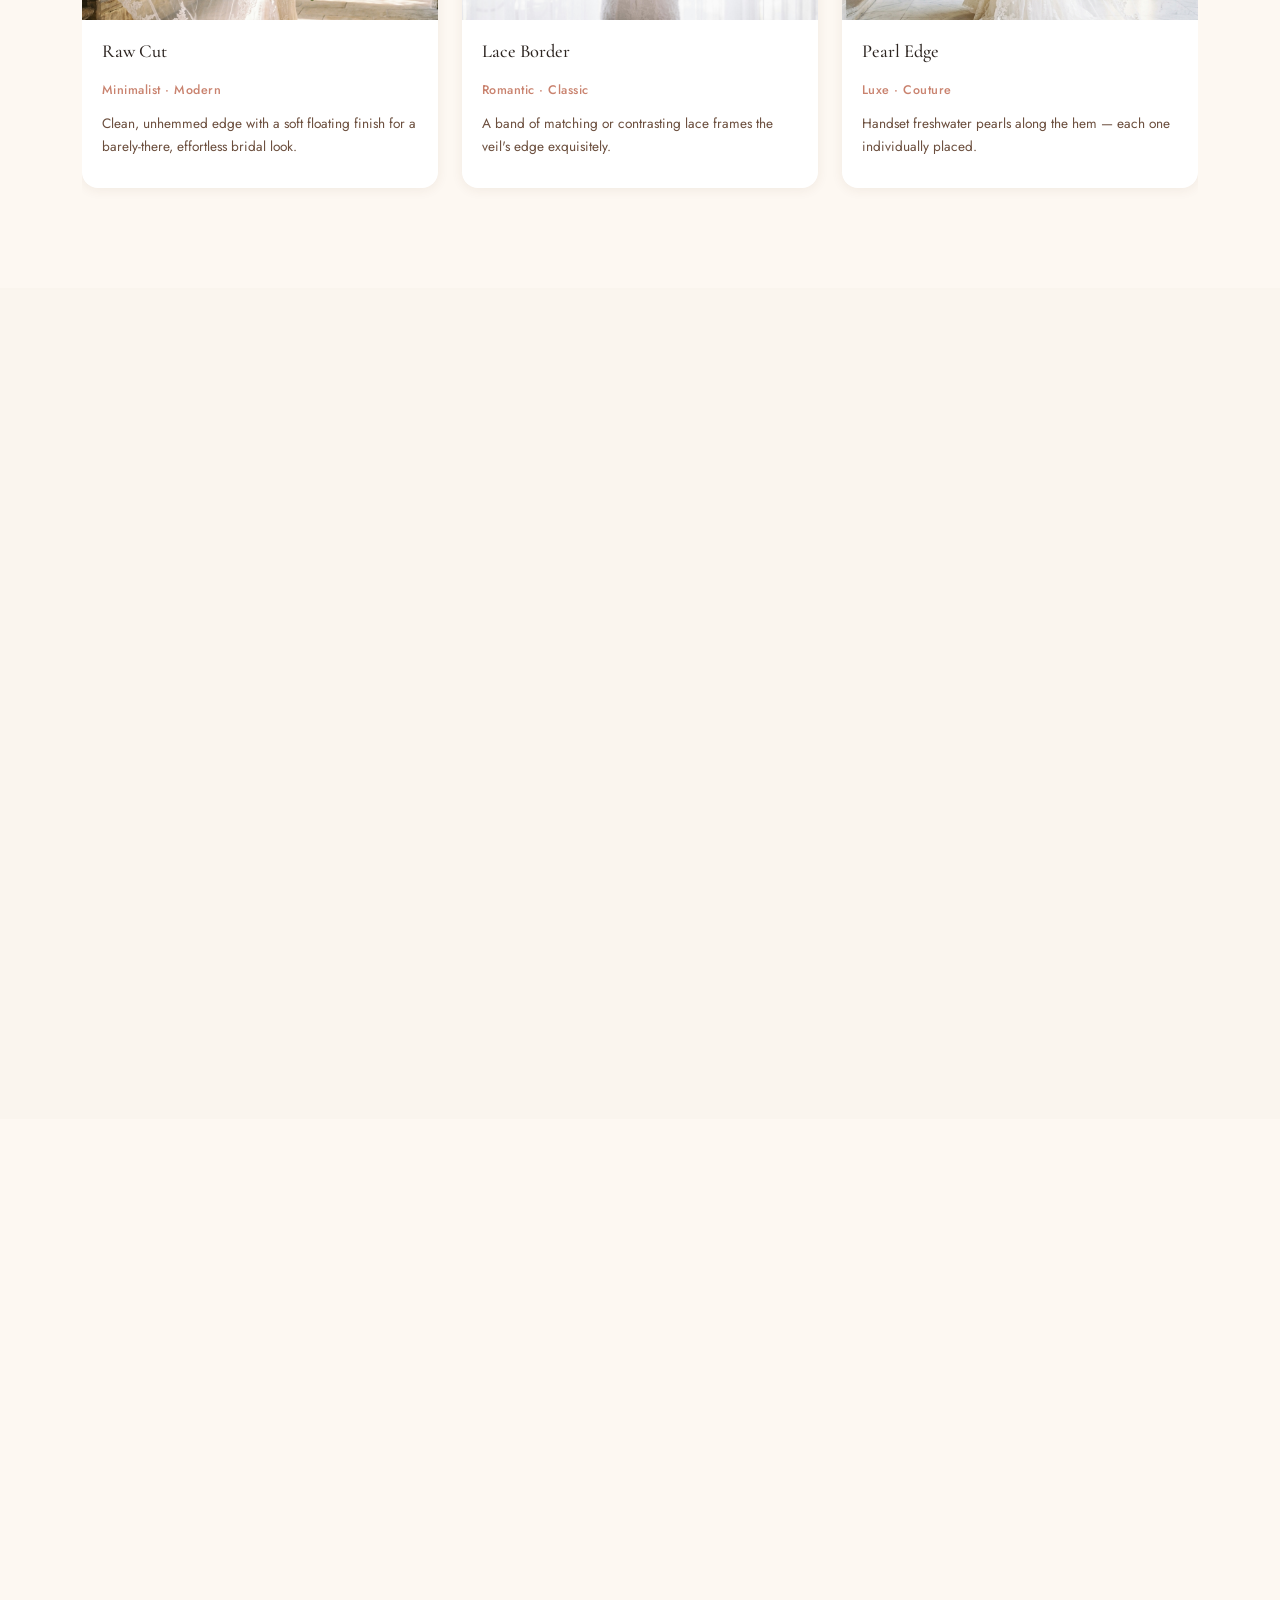
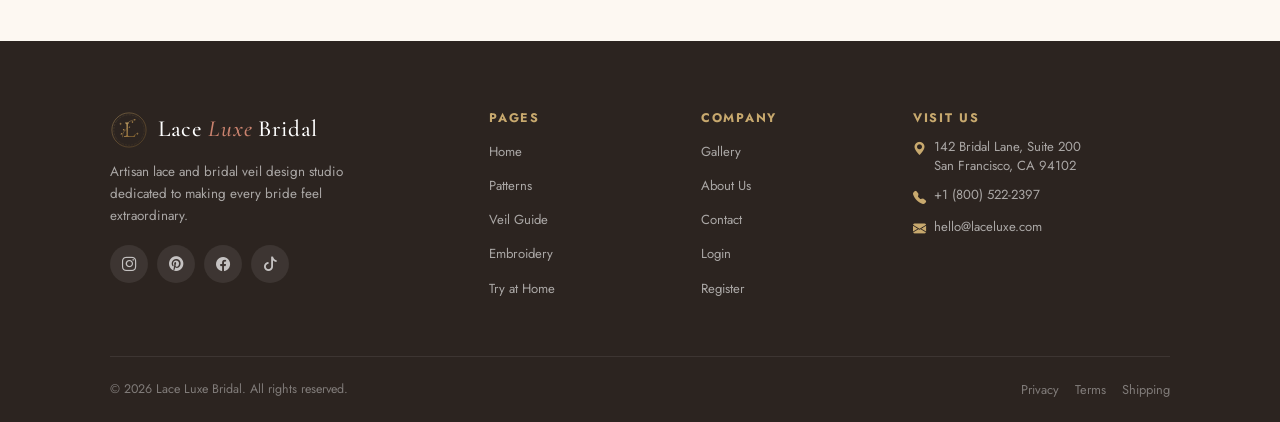
<file: veil-guide.html>
<!DOCTYPE html>
<html lang="en">
<head>
  <meta charset="UTF-8" /><meta name="viewport" content="width=device-width, initial-scale=1.0" />
  <meta name="description" content="Lace Luxe Bridal Veil Length Guide – find your perfect veil from blusher to cathedral with our interactive visual guide." />
  <title>Veil Length Guide | Lace Luxe Bridal</title>
  <link rel="icon" type="image/svg+xml" href="images/favicon.svg?v=2" />
  <link rel="icon" type="image/png" href="images/favicon.png?v=2" />
  <link rel="shortcut icon" href="images/favicon.svg?v=2" type="image/x-icon" />
  <link rel="stylesheet" href="https://cdn.jsdelivr.net/npm/bootstrap@5.3.3/dist/css/bootstrap.min.css" />
  <link rel="stylesheet" href="https://cdn.jsdelivr.net/npm/bootstrap-icons@1.11.3/font/bootstrap-icons.min.css" />
  <link href="https://fonts.googleapis.com/css2?family=Cormorant+Garamond:ital,wght@0,300;0,400;0,500;0,600;1,300;1,400&family=Jost:wght@300;400;500;600&display=swap" rel="stylesheet" />
  <link rel="stylesheet" href="https://unpkg.com/aos@2.3.4/dist/aos.css" />
  <link rel="stylesheet" href="css/style.css" /><link rel="stylesheet" href="css/pages.css" />
</head>
<body class="veil-guide-page">
<nav class="navbar navbar-expand-lg sticky-top" id="mainNav">
  <div class="container">
    <a class="navbar-brand d-flex align-items-center gap-2" href="index.html"><span class="brand-icon"><i class="bi bi-flower1"></i></span><span class="brand-text">Lace <em>Luxe</em> Bridal</span></a>
    <button class="navbar-toggler" type="button" data-bs-toggle="collapse" data-bs-target="#navMenu"><span class="toggler-icon"><span></span><span></span><span></span></span></button>
    <div class="collapse navbar-collapse" id="navMenu">
      <ul class="navbar-nav mx-auto gap-lg-1 align-items-lg-center">
        <li class="nav-item dropdown">
          <a class="nav-link dropdown-toggle" href="#" id="homeDropdown" role="button" data-bs-toggle="dropdown" aria-expanded="false">
            Home <i class="bi bi-chevron-down dropdown-icon" style="font-size: 0.72rem; margin-left: 4px;"></i>
          </a>
          <ul class="dropdown-menu" aria-labelledby="homeDropdown">
            <li><a class="dropdown-item" href="index.html">Home 1</a></li>
            <li><a class="dropdown-item" href="home2.html">Home 2</a></li>
          </ul>
        </li>
        <li class="nav-item"><a class="nav-link" href="about.html">About</a></li>
        <li class="nav-item"><a class="nav-link" href="patterns.html">Patterns</a></li>
        <li class="nav-item"><a class="nav-link active-nav" href="veil-guide.html">Veil Guide</a></li>
        <li class="nav-item"><a class="nav-link" href="embroidery.html">Embroidery</a></li>
        <li class="nav-item"><a class="nav-link" href="try-at-home.html">Try at Home</a></li>
        <li class="nav-item"><a class="nav-link" href="gallery.html">Gallery</a></li>
        <li class="nav-item"><a class="nav-link" href="contact.html">Contact</a></li>
      </ul>
      <div class="d-flex gap-2 align-items-center ms-lg-3"><button class="nav-toggle-btn" id="themeToggleBtn" title="Toggle Light/Dark Theme"><i class="bi bi-moon-stars"></i></button>
        <button class="nav-toggle-btn" id="dirToggleBtn" title="Toggle Layout Direction (LTR/RTL)"><i class="bi bi-arrow-left-right"></i></button>
        <a href="login.html" class="btn-nav-cta">Login</a></div>
    </div>
  </div>
</nav>

<!-- SECTION 1: PAGE HERO -->
<section class="page-hero veil-guide-hero" id="page-hero">
  <div class="page-hero-lace"></div>
  <div class="container page-hero-content">
    <span class="section-tag">Find Your Perfect Fit</span>
    <h1>Veil <em>Length</em> Guide</h1>
    <p class="page-hero-subtitle">From the delicate blusher to the sweeping cathedral train — every length tells a different story. Let us help you find yours.</p>
    <div class="page-hero-actions">
      <a href="#interactive-guide" class="btn-primary-custom">Explore Lengths <i class="bi bi-rulers"></i></a>
      <a href="contact.html" class="btn-outline-custom">Book Fitting <i class="bi bi-calendar-heart"></i></a>
    </div>
  </div>
  <div class="page-hero-badge d-none d-lg-flex"><i class="bi bi-rulers"></i><div class="badge-text">5 Lengths<br/>Available</div></div>
</section>

<!-- SECTION 2: INTERACTIVE LENGTH SELECTOR -->
<section class="section-pad bg-section" id="interactive-guide">
  <div class="container">
    <div class="section-header text-center mb-5" data-aos="fade-up">
      <span class="section-tag">Interactive Guide</span>
      <h2 class="section-title">Choose Your <em>Length</em></h2>
    </div>
    <div class="veil-interactive-wrap" data-aos="fade-up" data-aos-delay="100">
      <div class="veil-selector d-flex flex-wrap justify-content-center gap-2 mb-5">
        <button class="veil-tab active" data-veil="blusher">Blusher</button>
        <button class="veil-tab" data-veil="elbow">Elbow</button>
        <button class="veil-tab" data-veil="fingertip">Fingertip</button>
        <button class="veil-tab" data-veil="chapel">Chapel</button>
        <button class="veil-tab" data-veil="cathedral">Cathedral</button>
      </div>
      <div class="row g-4 align-items-stretch interactive-guide-grid">
        <div class="interactive-guide-card"><div class="veil-visual-card"><div class="veil-silhouette-wrap"><img src="images/veil_blusher.png" alt="Veil Visual" id="veilImg" class="veil-silhouette-img" /></div></div></div>
        <div class="interactive-guide-card">
          <div class="veil-info-card" id="veilInfoCard">
            <div class="veil-name-row d-flex align-items-center gap-3 mb-3"><div class="veil-icon-circle"><i class="bi bi-rulers"></i></div><div><h4 class="veil-title" id="veilTitle">Blusher Veil</h4><span class="veil-length-badge" id="veilLengthBadge">30 – 40 cm</span></div></div>
            <p class="veil-description" id="veilDescription">The blusher veil is a short, face-covering layer. Traditionally worn over the face during the ceremony and lifted by the partner at the altar.</p>
            <ul class="veil-features-list" id="veilFeaturesList">
              <li><i class="bi bi-check-circle-fill"></i> Perfect for intimate ceremonies</li>
              <li><i class="bi bi-check-circle-fill"></i> Adds romantic drama</li>
              <li><i class="bi bi-check-circle-fill"></i> Works with all dress lengths</li>
              <li><i class="bi bi-check-circle-fill"></i> Ideal for first look moments</li>
            </ul>
            <div class="veil-pair-row mt-4"><span class="pair-label">Pairs Best With:</span><div class="dress-tags d-flex flex-wrap gap-2 mt-2"><span class="dress-tag">A-Line</span><span class="dress-tag">Ball Gown</span><span class="dress-tag">Mermaid</span></div></div>
          </div>
        </div>
        <div class="interactive-guide-card">
          <div class="veil-comparison-card">
            <h6 class="comp-title">Quick Comparison</h6>
            <div class="comparison-rows">
              <div class="comp-row active" data-veil="blusher"><span class="comp-name">Blusher</span><div class="comp-bar-wrap"><div class="comp-bar" style="width:15%"></div></div><span class="comp-len">~35cm</span></div>
              <div class="comp-row" data-veil="elbow"><span class="comp-name">Elbow</span><div class="comp-bar-wrap"><div class="comp-bar" style="width:35%"></div></div><span class="comp-len">~75cm</span></div>
              <div class="comp-row" data-veil="fingertip"><span class="comp-name">Fingertip</span><div class="comp-bar-wrap"><div class="comp-bar" style="width:55%"></div></div><span class="comp-len">~100cm</span></div>
              <div class="comp-row" data-veil="chapel"><span class="comp-name">Chapel</span><div class="comp-bar-wrap"><div class="comp-bar" style="width:75%"></div></div><span class="comp-len">~200cm</span></div>
              <div class="comp-row" data-veil="cathedral"><span class="comp-name">Cathedral</span><div class="comp-bar-wrap"><div class="comp-bar" style="width:100%"></div></div><span class="comp-len">~300cm</span></div>
            </div>
            <a href="contact.html" class="btn-primary-custom mt-4 d-block text-center">Get Custom Length</a>
          </div>
        </div>
      </div>
    </div>
  </div>
</section>

<!-- SECTION 3: VEIL BY WEDDING STYLE -->
<section class="section-pad bg-cream" id="style-pairing">
  <div class="container">
    <div class="section-header text-center mb-5" data-aos="fade-up">
      <span class="section-tag">Style Pairing</span>
      <h2 class="section-title">Veil by <em>Wedding</em> Style</h2>
      <p class="section-subtitle">The right veil elevates your chosen wedding aesthetic into something truly unforgettable.</p>
    </div>
    <div class="row g-4 veil-card-grid four-card-grid">
      <div class="col-12 col-sm-6 col-lg-3" data-aos="fade-up" data-aos-delay="0">
        <div class="info-card" style="border-top:3px solid var(--clr-rose);">
          <div class="info-card-icon"><i class="bi bi-tree"></i></div>
          <h5>Garden / Outdoor</h5>
          <p>Elbow or fingertip lengths flutter beautifully in light breeze. Soft tulle and lightweight lace edges work best.</p>
          <div class="mt-auto pt-3"><span class="dress-tag">Elbow</span> <span class="dress-tag">Fingertip</span></div>
        </div>
      </div>
      <div class="col-12 col-sm-6 col-lg-3" data-aos="fade-up" data-aos-delay="100">
        <div class="info-card" style="border-top:3px solid var(--clr-gold);">
          <div class="info-card-icon"><i class="bi bi-building"></i></div>
          <h5>Church / Cathedral</h5>
          <p>A full chapel or cathedral veil creates a regal processional. The longer the aisle, the longer the veil.</p>
          <div class="mt-auto pt-3"><span class="dress-tag">Chapel</span> <span class="dress-tag">Cathedral</span></div>
        </div>
      </div>
      <div class="col-12 col-sm-6 col-lg-3" data-aos="fade-up" data-aos-delay="200">
        <div class="info-card" style="border-top:3px solid var(--clr-rose);">
          <div class="info-card-icon"><i class="bi bi-water"></i></div>
          <h5>Beach / Destination</h5>
          <p>Blusher or birdcage styles suit beach weddings. Minimal fabric reduces wind resistance for comfortable wear.</p>
          <div class="mt-auto pt-3"><span class="dress-tag">Blusher</span> <span class="dress-tag">Elbow</span></div>
        </div>
      </div>
      <div class="col-12 col-sm-6 col-lg-3" data-aos="fade-up" data-aos-delay="300">
        <div class="info-card" style="border-top:3px solid var(--clr-gold);">
          <div class="info-card-icon"><i class="bi bi-stars"></i></div>
          <h5>Ballroom / Gala</h5>
          <p>Cathedral sweeps complement the grandeur of a formal ballroom. Pair with a full ball gown for maximum impact.</p>
          <div class="mt-auto pt-3"><span class="dress-tag">Cathedral</span> <span class="dress-tag">Chapel</span></div>
        </div>
      </div>
    </div>
  </div>
</section>

<!-- SECTION 4: FABRIC OPTIONS -->
<section class="section-pad bg-section" id="fabric-options">
  <div class="container">
    <div class="section-header text-center mb-5" data-aos="fade-up">
      <span class="section-tag">Fabric Selection</span>
      <h2 class="section-title">Choose Your <em>Fabric</em></h2>
    </div>
    <div class="row g-4 veil-card-grid four-card-grid">
      <div class="col-12 col-sm-6 col-lg-3" data-aos="zoom-in" data-aos-delay="0"><div class="icon-grid-card"><div class="icon-circle-lg"><i class="bi bi-droplet-half"></i></div><h6>Silk Tulle</h6><p>Featherweight luxury with a natural sheen. The most popular choice for all lengths.</p></div></div>
      <div class="col-12 col-sm-6 col-lg-3" data-aos="zoom-in" data-aos-delay="100"><div class="icon-grid-card"><div class="icon-circle-lg"><i class="bi bi-wind"></i></div><h6>Soft Nylon</h6><p>Structured body with great shape retention. Ideal for cathedral veils with drama.</p></div></div>
      <div class="col-12 col-sm-6 col-lg-3" data-aos="zoom-in" data-aos-delay="200"><div class="icon-grid-card"><div class="icon-circle-lg"><i class="bi bi-eye"></i></div><h6>Illusion Net</h6><p>Near-invisible fine mesh — the top choice for blusher and face-frame styles.</p></div></div>
      <div class="col-12 col-sm-6 col-lg-3" data-aos="zoom-in" data-aos-delay="300"><div class="icon-grid-card"><div class="icon-circle-lg"><i class="bi bi-gem"></i></div><h6>Organza</h6><p>Stiff, formal body for structured shapes. Creates a powerful red-carpet presence.</p></div></div>
    </div>
  </div>
</section>

<!-- SECTION 5: EDGE OPTIONS -->
<section class="section-pad bg-cream" id="edge-options">
  <div class="container">
    <div class="section-header text-center mb-5" data-aos="fade-up">
      <span class="section-tag">Finishing Touches</span>
      <h2 class="section-title">Edge & <em>Layer</em> Options</h2>
      <p class="section-subtitle">The edge finish defines the character of your veil — from barely-there raw cuts to lavish lace borders.</p>
    </div>
    <div class="row g-4 align-items-stretch veil-card-grid three-card-grid">
      <div class="col-12 col-md-6 col-lg-4" data-aos="fade-up" data-aos-delay="0">
        <div class="pattern-card"><div class="pattern-img-wrap" style="height:200px;"><img src="images/veil_guide_cta_bg.png" alt="Raw Cut Edge" /></div><div class="pattern-card-body"><h5 class="pattern-name">Raw Cut</h5><p class="pattern-type" style="margin-bottom:8px;">Minimalist · Modern</p><p style="font-size:0.85rem;color:var(--clr-mocha);margin:0;">Clean, unhemmed edge with a soft floating finish for a barely-there, effortless bridal look.</p></div></div>
      </div>
      <div class="col-12 col-md-6 col-lg-4" data-aos="fade-up" data-aos-delay="100">
        <div class="pattern-card"><div class="pattern-img-wrap" style="height:200px;"><img src="images/lace_border_edge.jpg" alt="Lace Border Edge" /></div><div class="pattern-card-body"><h5 class="pattern-name">Lace Border</h5><p class="pattern-type" style="margin-bottom:8px;">Romantic · Classic</p><p style="font-size:0.85rem;color:var(--clr-mocha);margin:0;">A band of matching or contrasting lace frames the veil's edge exquisitely.</p></div></div>
      </div>
      <div class="col-12 col-md-6 col-lg-4" data-aos="fade-up" data-aos-delay="200">
        <div class="pattern-card"><div class="pattern-img-wrap" style="height:200px;"><img src="images/veil_guide_hero.png" alt="Pearl Edge" /></div><div class="pattern-card-body"><h5 class="pattern-name">Pearl Edge</h5><p class="pattern-type" style="margin-bottom:8px;">Luxe · Couture</p><p style="font-size:0.85rem;color:var(--clr-mocha);margin:0;">Handset freshwater pearls along the hem — each one individually placed.</p></div></div>
      </div>
    </div>
  </div>
</section>

<!-- SECTION 6: CARE GUIDE -->
<section class="section-pad bg-section" id="care-guide-section">
  <div class="container">
    <div class="row align-items-center g-5 care-guide-row">
      <div class="col-12 col-lg-6 care-content-col" data-aos="fade-right">
        <span class="section-tag">After the Aisle</span>
        <h2 class="section-title">Veil <em>Care</em> Guide</h2>
        <p class="section-body-text mb-4">Your veil is a lifelong heirloom. With the right care, it will remain as breathtaking as the day you wore it.</p>
        <div class="v-timeline">
          <div class="v-timeline-item"><div class="v-timeline-dot"></div><h5>Cleaning</h5><p>Spot-clean with cold water and gentle lingerie wash. Never machine wash tulle or lace. Professional dry cleaning recommended for embellished styles.</p></div>
          <div class="v-timeline-item"><div class="v-timeline-dot"></div><h5>Storage</h5><p>Loosely roll around acid-free tissue paper and store in a breathable muslin bag. Avoid plastic which traps moisture and can yellow fabric.</p></div>
          <div class="v-timeline-item"><div class="v-timeline-dot"></div><h5>Pressing</h5><p>Use a cool iron with a pressing cloth, or steam from a distance. Never apply direct heat — lace can melt under high temperature.</p></div>
          <div class="v-timeline-item"><div class="v-timeline-dot"></div><h5>Heirloom Preservation</h5><p>We offer professional preservation services. Contact us to box and preserve your veil for future generations.</p></div>
        </div>
      </div>
      <div class="col-12 col-lg-6 care-image-col" data-aos="fade-left">
        <div class="care-guide-grid">
          <div class="care-guide-tile" style="border-radius:var(--radius-md);overflow:hidden;"><img src="images/veyil_care_guide1.jpg" alt="Care 1" style="width:100%;height:100%;object-fit:cover;" /></div>
          <div class="care-guide-tile" style="border-radius:var(--radius-md);overflow:hidden;"><img src="images/veyil_care_guide2.jpg" alt="Care 2" style="width:100%;height:100%;object-fit:cover;" /></div>
          <div class="care-guide-tile care-guide-tile-wide" style="border-radius:var(--radius-md);overflow:hidden;grid-column:span 2;"><img src="images/veyil_care_guide3.jpg" alt="Care 3" style="width:100%;height:100%;object-fit:cover;" /></div>
        </div>
      </div>
    </div>
  </div>
</section>

<!-- SECTION 7: CONSULTATION CTA -->
<section class="section-pad bg-cream" id="veil-consultation">
  <div class="container" data-aos="zoom-in">
    <div class="cta-banner veil-guide-cta-banner">
      <div class="row align-items-center g-4">
        <div class="col-12 col-lg-8">
          <h2>Still Not Sure Which <em>Length</em> Is Right?</h2>
          <p>Book a free virtual or in-studio consultation with our veil specialists. We'll review your gown, venue, and vision together.</p>
          <div class="d-flex flex-wrap gap-3" style="position:relative;z-index:1;">
            <a href="contact.html" class="btn-white">Book Free Consultation <i class="bi bi-calendar-heart"></i></a>
            <a href="try-at-home.html" class="btn-outline-white">Try at Home Program <i class="bi bi-box-seam"></i></a>
          </div>
        </div>
        <div class="col-12 col-lg-4 d-none d-lg-block" style="position:relative;z-index:1;text-align:right;">
          <div style="font-family:var(--font-display);font-size:4rem;font-weight:300;font-style:italic;color:rgba(255,255,255,0.3);line-height:1;">Every<br/>inch<br/>matters.</div>
        </div>
      </div>
    </div>
  </div>
</section>

<footer class="site-footer"><div class="container"><div class="row g-4 footer-top"><div class="col-12 col-md-6 col-lg-4"><a class="footer-brand d-flex align-items-center gap-2 mb-3" href="index.html" aria-label="Lace Luxe Bridal home"><span class="brand-icon"><i class="bi bi-flower1"></i></span><span class="brand-text">Lace <em>Luxe</em> Bridal</span></a><p class="footer-about">Artisan lace and bridal veil design studio dedicated to making every bride feel extraordinary.</p><div class="footer-socials d-flex gap-3 mt-3"><a href="#"><i class="bi bi-instagram"></i></a><a href="#"><i class="bi bi-pinterest"></i></a><a href="#"><i class="bi bi-facebook"></i></a><a href="#"><i class="bi bi-tiktok"></i></a></div></div><div class="col-6 col-lg-2 offset-lg-1"><h6 class="footer-heading">Pages</h6><ul class="footer-links"><li><a href="index.html">Home</a></li><li><a href="patterns.html">Patterns</a></li><li><a href="veil-guide.html">Veil Guide</a></li><li><a href="embroidery.html">Embroidery</a></li><li><a href="try-at-home.html">Try at Home</a></li></ul></div><div class="col-6 col-lg-2"><h6 class="footer-heading">Company</h6><ul class="footer-links"><li><a href="gallery.html">Gallery</a></li><li><a href="about.html">About Us</a></li><li><a href="contact.html">Contact</a></li><li><a href="login.html">Login</a></li><li><a href="register.html">Register</a></li></ul></div><div class="col-12 col-lg-3"><h6 class="footer-heading">Visit Us</h6><div class="footer-address"><p><i class="bi bi-geo-alt-fill"></i> 142 Bridal Lane, Suite 200<br/>San Francisco, CA 94102</p><p><i class="bi bi-telephone-fill"></i> +1 (800) 522-2397</p><p><i class="bi bi-envelope-fill"></i> hello@laceluxe.com</p></div></div></div><div class="footer-bottom d-flex flex-wrap justify-content-between align-items-center gap-3"><p class="footer-copy">© 2026 Lace Luxe Bridal. All rights reserved.</p><div class="footer-legal d-flex gap-3"><a href="#">Privacy</a><a href="#">Terms</a><a href="#">Shipping</a></div></div></div></footer>
<button class="back-to-top" id="backToTop"><i class="bi bi-arrow-up-short"></i></button>
<script src="https://cdn.jsdelivr.net/npm/bootstrap@5.3.3/dist/js/bootstrap.bundle.min.js"></script>
<script src="https://unpkg.com/aos@2.3.4/dist/aos.js"></script>
<script src="js/main.js"></script>
</body></html>
</file>
<file: css/style.css>
/* ==========================================
   LACE LUXE BRIDAL – style.css
   ========================================== */

/* ---- CSS Variables ---- */
:root {
  --clr-cream:       #fdf8f2;
  --clr-blush:       #f0ddd0;
  --clr-rose:        #c9826e;
  --clr-rose-dark:   #a05e4e;
  --clr-gold:        #c8a96e;
  --clr-gold-light:  #e8d5a8;
  --clr-mocha:       #6b4e3d;
  --clr-charcoal:    #2c2420;
  --clr-warm-white:  #fffef9;
  --clr-section-bg:  #faf5ee;

  --font-display:    'Cormorant Garamond', serif;
  --font-body:       'Jost', sans-serif;

  --shadow-sm:       0 2px 12px rgba(100, 60, 40, 0.08);
  --shadow-md:       0 6px 28px rgba(100, 60, 40, 0.14);
  --shadow-lg:       0 16px 60px rgba(100, 60, 40, 0.18);
  --radius-sm:       8px;
  --radius-md:       16px;
  --radius-lg:       28px;
  --radius-xl:       40px;

  --transition:      0.35s cubic-bezier(0.4, 0, 0.2, 1);
  --section-pad:     100px 0;
}

/* ---- Reset & Base ---- */
*, *::before, *::after { box-sizing: border-box; margin: 0; padding: 0; }

/* Use overflow-x:clip instead of hidden so position:sticky/fixed is not broken */
html { scroll-behavior: smooth; overflow-x: clip; }

body {
  font-family: var(--font-body);
  background: var(--clr-cream);
  color: var(--clr-charcoal);
  overflow-x: clip;
  line-height: 1.7;
  /* Offset for fixed navbar. Updated by JS on resize if needed. */
  padding-top: var(--nav-height, 66px);
}

img { max-width: 100%; height: auto; display: block; }

/* ==========================================
   NAVBAR
   ========================================== */
:root {
  --nav-height: 66px; /* base nav height; JS updates this via --nav-height */
}

#mainNav {
  position: fixed;
  top: 0;
  left: 0;
  right: 0;
  width: 100%;
  background: rgba(253, 248, 242, 0.96);
  backdrop-filter: blur(18px);
  -webkit-backdrop-filter: blur(18px);
  border-bottom: 1px solid rgba(200, 169, 110, 0.18);
  padding: 14px 0;
  z-index: 1050;
  transition: padding var(--transition), box-shadow var(--transition);
}

#mainNav .container {
  position: relative;
}
#mainNav.scrolled {
  padding: 8px 0;
  box-shadow: 0 4px 24px rgba(100, 60, 40, 0.12);
}

.brand-icon {
  width: 38px !important;
  height: 38px !important;
  display: inline-flex !important;
  background-image: url('../images/logo-light.svg') !important;
  background-size: contain !important;
  background-repeat: no-repeat !important;
  background-position: center !important;
  transition: transform 0.5s cubic-bezier(0.34, 1.56, 0.64, 1) !important;
}

body.dark-theme .brand-icon {
  background-image: url('../images/logo-dark.svg') !important;
}

.brand-icon i {
  display: none !important;
}

/* Hover micro-interactions */
.navbar-brand:hover .brand-icon,
.auth-brand:hover .brand-icon,
.footer-brand:hover .brand-icon {
  transform: scale(1.1) rotate(12deg) !important;
}

/* Center logo block inside authentication forms */
body.auth-page .auth-brand {
  display: flex !important;
  width: fit-content !important;
  max-width: 100% !important;
  justify-content: center !important;
  align-items: center !important;
  margin-left: auto !important;
  margin-right: auto !important;
}

.brand-text {
  font-family: var(--font-display);
  font-size: 1.45rem;
  font-weight: 500;
  color: var(--clr-mocha);
  letter-spacing: 0.03em;
  transition: color var(--transition);
}

.brand-text em {
  color: var(--clr-rose);
  font-style: italic;
  transition: color var(--transition);
}

.navbar-brand:hover .brand-text,
.auth-brand:hover .brand-text,
.footer-brand:hover .brand-text {
  color: var(--clr-rose) !important;
}

.navbar-brand:hover .brand-text em,
.auth-brand:hover .brand-text em,
.footer-brand:hover .brand-text em {
  color: var(--clr-gold) !important;
}

.nav-link {
  font-family: var(--font-body);
  font-size: 0.88rem;
  font-weight: 500;
  letter-spacing: 0.06em;
  text-transform: uppercase;
  color: var(--clr-charcoal) !important;
  padding: 6px 12px !important;
  position: relative;
  transition: color var(--transition);
}
.nav-link::after {
  content: '';
  position: absolute;
  bottom: 0; left: 50%; right: 50%;
  height: 1.5px;
  background: var(--clr-rose);
  transition: left var(--transition), right var(--transition);
}
.nav-link:hover { color: var(--clr-rose) !important; }
.nav-link:hover::after { left: 12px; right: 12px; }

.btn-nav-cta {
  font-family: var(--font-body);
  font-size: 0.82rem;
  font-weight: 600;
  letter-spacing: 0.1em;
  text-transform: uppercase;
  color: #fff !important;
  background: linear-gradient(135deg, var(--clr-rose), var(--clr-rose-dark));
  padding: 10px 24px;
  border-radius: 50px;
  text-decoration: none;
  transition: var(--transition);
  box-shadow: 0 4px 16px rgba(201, 130, 110, 0.35);
}
.btn-nav-cta:hover {
  transform: translateY(-2px);
  box-shadow: 0 8px 24px rgba(201, 130, 110, 0.5);
}

.btn-nav-outline {
  font-family: var(--font-body);
  font-size: 0.82rem;
  font-weight: 600;
  letter-spacing: 0.1em;
  text-transform: uppercase;
  color: var(--clr-mocha) !important;
  background: transparent;
  padding: 9px 22px;
  border-radius: 50px;
  border: 1.5px solid rgba(107, 78, 61, 0.35);
  text-decoration: none;
  transition: var(--transition);
}
.btn-nav-outline:hover {
  border-color: var(--clr-rose);
  color: var(--clr-rose) !important;
}

/* Custom hamburger */
.navbar-toggler {
  border: none;
  background: none;
  padding: 4px;
}
.navbar-toggler:focus { box-shadow: none; }
.toggler-icon { display: flex; flex-direction: column; gap: 5px; width: 24px; }
.toggler-icon span {
  display: block;
  height: 2px;
  background: var(--clr-mocha);
  border-radius: 2px;
  transition: var(--transition);
}
.navbar-toggler[aria-expanded="true"] .toggler-icon span:nth-child(1) {
  transform: translateY(7px) rotate(45deg);
}
.navbar-toggler[aria-expanded="true"] .toggler-icon span:nth-child(2) {
  opacity: 0;
}
.navbar-toggler[aria-expanded="true"] .toggler-icon span:nth-child(3) {
  transform: translateY(-7px) rotate(-45deg);
}

/* ==========================================
   HERO SECTION
   ========================================== */
.hero-section {
  position: relative;
  min-height: 80vh;
  background: linear-gradient(160deg, #fdf8f2 0%, #f5e8d8 50%, #eedcca 100%);
  overflow: hidden;
  display: flex;
  align-items: center;
}

.hero-lace-overlay {
  position: absolute;
  inset: 0;
  background-image:
    radial-gradient(circle at 20% 20%, rgba(200, 169, 110, 0.08) 0%, transparent 50%),
    radial-gradient(circle at 80% 80%, rgba(201, 130, 110, 0.06) 0%, transparent 50%);
  pointer-events: none;
}

/* Floating Particles via JS */
.hero-particles { position: absolute; inset: 0; pointer-events: none; }

.hero-container { padding-top: 40px; padding-bottom: 40px; }

.hero-tag {
  display: inline-block;
  font-size: 0.78rem;
  font-weight: 600;
  letter-spacing: 0.18em;
  text-transform: uppercase;
  color: var(--clr-rose);
  background: rgba(201, 130, 110, 0.1);
  border: 1px solid rgba(201, 130, 110, 0.25);
  padding: 6px 18px;
  border-radius: 50px;
  margin-bottom: 20px;
}

.hero-title {
  font-family: var(--font-display);
  font-size: clamp(2.8rem, 6vw, 5.2rem);
  font-weight: 500;
  line-height: 1.1;
  color: var(--clr-charcoal);
  margin-bottom: 20px;
}
.hero-title em { color: var(--clr-rose); font-style: italic; }

.gradient-text {
  background: linear-gradient(135deg, var(--clr-gold), var(--clr-rose));
  -webkit-background-clip: text;
  -webkit-text-fill-color: transparent;
  background-clip: text;
}

.hero-subtitle {
  font-size: 1.08rem;
  color: var(--clr-mocha);
  max-width: 500px;
  line-height: 1.8;
  margin-bottom: 36px;
}

/* Hero Stats */
.hero-stats {
  padding-top: 28px;
  border-top: 1px solid rgba(200, 169, 110, 0.25);
}
.stat-item { display: flex; flex-direction: column; }
.stat-num {
  font-family: var(--font-display);
  font-size: 2rem;
  font-weight: 600;
  color: var(--clr-rose);
  line-height: 1;
}
.stat-label {
  font-size: 0.75rem;
  font-weight: 500;
  letter-spacing: 0.08em;
  text-transform: uppercase;
  color: var(--clr-mocha);
  margin-top: 4px;
}
.stat-divider {
  width: 1px;
  height: 40px;
  background: rgba(200, 169, 110, 0.3);
  align-self: center;
}

/* Hero Image */
.hero-image-frame {
  position: relative;
  border-radius: var(--radius-lg);
  overflow: visible;
  transition: var(--transition);
}
/* Offset thin gold border frame */
.hero-image-frame::before {
  content: '';
  position: absolute;
  top: 20px;
  left: 20px;
  right: -20px;
  bottom: -20px;
  border: 1.5px solid var(--clr-gold);
  border-radius: var(--radius-lg);
  z-index: -1;
  transition: transform 0.6s cubic-bezier(0.25, 1, 0.5, 1), border-color 0.6s ease;
  pointer-events: none;
}
/* Ambient golden/rose glow */
.hero-image-frame::after {
  content: '';
  position: absolute;
  inset: -10px;
  background: radial-gradient(circle, rgba(200, 169, 110, 0.22) 0%, transparent 70%);
  z-index: -2;
  filter: blur(24px);
  opacity: 0;
  transition: opacity 0.6s ease, transform 0.6s ease;
  pointer-events: none;
}
body.dark-theme .hero-image-frame::after {
  opacity: 0.75;
}
.hero-img {
  width: 100%;
  height: 520px;
  object-fit: cover;
  border-radius: var(--radius-lg);
  box-shadow: var(--shadow-lg);
  transition: transform 0.6s cubic-bezier(0.25, 1, 0.5, 1), box-shadow 0.6s ease;
}
/* Unique hover dynamics */
.hero-image-frame:hover::before {
  transform: translate(-12px, -12px);
  border-color: var(--clr-rose);
}
.hero-image-frame:hover::after {
  transform: scale(1.1) translate(4px, 4px);
  opacity: 1;
}
.hero-image-frame:hover .hero-img {
  transform: translateY(-8px) scale(1.015);
  box-shadow: 0 24px 48px rgba(100, 60, 40, 0.22);
}
body.dark-theme .hero-image-frame:hover .hero-img {
  box-shadow: 0 24px 48px rgba(0, 0, 0, 0.65);
}

.frame-badge {
  position: absolute;
  bottom: -16px;
  left: 24px;
  background: #fff;
  border-radius: 50px;
  padding: 10px 22px;
  font-size: 0.8rem;
  font-weight: 600;
  color: var(--clr-mocha);
  box-shadow: var(--shadow-md);
  display: flex;
  align-items: center;
  gap: 8px;
  white-space: nowrap;
  z-index: 2;
}
.frame-badge i { color: var(--clr-gold); }

/* Hero Scroll Indicator */
.hero-scroll-indicator {
  position: absolute;
  bottom: 36px;
  left: 50%;
  transform: translateX(-50%);
  display: flex;
  flex-direction: column;
  align-items: center;
  gap: 8px;
  font-size: 0.72rem;
  letter-spacing: 0.14em;
  text-transform: uppercase;
  color: var(--clr-mocha);
  opacity: 0.7;
}
.scroll-line {
  width: 1px;
  height: 40px;
  background: var(--clr-gold);
  animation: scrollPulse 2s ease-in-out infinite;
}
@keyframes scrollPulse {
  0%, 100% { transform: scaleY(1); opacity: 0.5; }
  50% { transform: scaleY(0.5); opacity: 1; }
}

/* ==========================================
   MARQUEE STRIP
   ========================================== */
.marquee-strip {
  background: linear-gradient(135deg, var(--clr-rose), var(--clr-rose-dark));
  overflow: hidden;
  padding: 14px 0;
}
.marquee-inner {
  display: flex;
  white-space: nowrap;
  animation: marqueeAnim 28s linear infinite;
  width: max-content;
}
.marquee-inner span {
  font-size: 0.8rem;
  font-weight: 600;
  letter-spacing: 0.12em;
  text-transform: uppercase;
  color: rgba(255,255,255,0.9);
  padding: 0 8px;
}
@keyframes marqueeAnim {
  from { transform: translateX(0); }
  to   { transform: translateX(-50%); }
}

/* ==========================================
   SHARED SECTION STYLES
   ========================================== */
.section-pad { padding: var(--section-pad); }

.section-tag {
  display: inline-block;
  font-size: 0.74rem;
  font-weight: 600;
  letter-spacing: 0.2em;
  text-transform: uppercase;
  color: var(--clr-rose);
  margin-bottom: 14px;
}

.section-title {
  font-family: var(--font-display);
  font-size: clamp(2rem, 4vw, 3rem);
  font-weight: 500;
  color: var(--clr-charcoal);
  margin-bottom: 16px;
  line-height: 1.15;
}

.section-subtitle {
  font-size: 1rem;
  color: var(--clr-mocha);
  max-width: 560px;
  margin: 0 auto;
  line-height: 1.75;
}

.section-body-text {
  font-size: 1rem;
  color: var(--clr-mocha);
  line-height: 1.85;
}

/* ==========================================
   BUTTONS
   ========================================== */
.btn-primary-custom {
  display: inline-flex;
  align-items: center;
  gap: 8px;
  font-family: var(--font-body);
  font-size: 0.88rem;
  font-weight: 600;
  letter-spacing: 0.06em;
  text-transform: uppercase;
  color: #fff;
  background: linear-gradient(135deg, var(--clr-rose), var(--clr-rose-dark));
  padding: 14px 32px;
  border-radius: 50px;
  border: none;
  text-decoration: none;
  cursor: pointer;
  box-shadow: 0 6px 20px rgba(201, 130, 110, 0.38);
  transition: var(--transition);
  position: relative;
  overflow: hidden;
}
.btn-primary-custom::before {
  content: '';
  position: absolute;
  inset: 0;
  background: linear-gradient(135deg, rgba(255,255,255,0.15), transparent);
  opacity: 0;
  transition: opacity var(--transition);
}
.btn-primary-custom:hover {
  transform: translateY(-3px);
  box-shadow: 0 12px 32px rgba(201, 130, 110, 0.52);
  color: #fff;
}
.btn-primary-custom:hover::before { opacity: 1; }

.btn-outline-custom {
  display: inline-flex;
  align-items: center;
  gap: 8px;
  font-family: var(--font-body);
  font-size: 0.88rem;
  font-weight: 600;
  letter-spacing: 0.06em;
  text-transform: uppercase;
  color: var(--clr-mocha);
  background: transparent;
  padding: 13px 30px;
  border-radius: 50px;
  border: 1.5px solid var(--clr-gold);
  text-decoration: none;
  cursor: pointer;
  transition: var(--transition);
}
.btn-outline-custom:hover {
  background: var(--clr-gold);
  color: #fff;
  transform: translateY(-3px);
}

.btn-secondary-custom {
  display: inline-flex;
  align-items: center;
  gap: 10px;
  font-family: var(--font-body);
  font-size: 0.88rem;
  font-weight: 600;
  letter-spacing: 0.08em;
  text-transform: uppercase;
  color: var(--clr-mocha);
  background: transparent;
  padding: 14px 36px;
  border-radius: 50px;
  border: 1.5px solid var(--clr-mocha);
  text-decoration: none;
  cursor: pointer;
  transition: var(--transition);
}
.btn-secondary-custom:hover {
  background: var(--clr-mocha);
  color: var(--clr-cream);
  transform: translateY(-2px);
}

.btn-lg-custom { padding: 16px 38px; font-size: 0.92rem; }

/* ==========================================
   FILTER BUTTONS
   ========================================== */
.filter-btn {
  font-family: var(--font-body);
  font-size: 0.8rem;
  font-weight: 600;
  letter-spacing: 0.08em;
  text-transform: uppercase;
  color: var(--clr-mocha);
  background: transparent;
  border: 1.5px solid rgba(107, 78, 61, 0.25);
  padding: 8px 22px;
  border-radius: 50px;
  cursor: pointer;
  transition: var(--transition);
}
.filter-btn.active,
.filter-btn:hover {
  background: var(--clr-rose);
  color: #fff;
  border-color: var(--clr-rose);
}

/* ==========================================
   PATTERN LIBRARY
   ========================================== */
.pattern-card {
  border-radius: var(--radius-md);
  overflow: hidden;
  background: #fff;
  box-shadow: var(--shadow-sm);
  transition: var(--transition);
  height: 100%;
  display: flex;
  flex-direction: column;
}
.pattern-card:hover {
  transform: translateY(-8px);
  box-shadow: var(--shadow-lg);
}

.pattern-img-wrap {
  position: relative;
  overflow: hidden;
  height: 240px;
}
.pattern-img-wrap img {
  width: 100%;
  height: 100%;
  object-fit: cover;
  transition: transform 0.6s ease;
}
.pattern-card:hover .pattern-img-wrap img { transform: scale(1.08); }

.pattern-overlay {
  position: absolute;
  inset: 0;
  background: rgba(44, 36, 32, 0.55);
  display: flex;
  align-items: center;
  justify-content: center;
  opacity: 0;
  transition: opacity var(--transition);
}
.pattern-card:hover .pattern-overlay { opacity: 1; }

.btn-view-pattern {
  font-size: 0.8rem;
  font-weight: 600;
  letter-spacing: 0.06em;
  text-transform: uppercase;
  color: #fff;
  background: transparent;
  border: 1.5px solid rgba(255,255,255,0.7);
  padding: 10px 24px;
  border-radius: 50px;
  cursor: pointer;
  display: flex;
  align-items: center;
  gap: 8px;
  transition: var(--transition);
}
.btn-view-pattern:hover { background: rgba(255,255,255,0.2); }

.pattern-badge {
  position: absolute;
  top: 14px; left: 14px;
  font-size: 0.7rem;
  font-weight: 700;
  letter-spacing: 0.08em;
  text-transform: uppercase;
  color: #fff;
  background: var(--clr-rose);
  padding: 4px 12px;
  border-radius: 50px;
}
.pattern-badge.new { background: var(--clr-gold); }

.pattern-card-body {
  padding: 18px 20px 20px;
  flex: 1;
  display: flex;
  flex-direction: column;
  justify-content: space-between;
}

.pattern-name {
  font-family: var(--font-display);
  font-size: 1.15rem;
  font-weight: 500;
  color: var(--clr-charcoal);
  margin-bottom: 2px;
}
.pattern-type {
  font-size: 0.78rem;
  color: var(--clr-rose);
  font-weight: 500;
  letter-spacing: 0.04em;
  margin-bottom: 12px;
}
.pattern-price {
  font-size: 0.85rem;
  font-weight: 700;
  color: var(--clr-mocha);
}
.pattern-dots { display: flex; gap: 5px; }
.dot {
  width: 16px;
  height: 16px;
  border-radius: 50%;
  border: 1.5px solid rgba(107, 78, 61, 0.2);
}

/* ==========================================
   VEIL LENGTH GUIDE
   ========================================== */
.veil-guide-section { background: var(--clr-section-bg); }

.veil-selector { gap: 10px; }

.veil-tab {
  font-family: var(--font-body);
  font-size: 0.85rem;
  font-weight: 600;
  letter-spacing: 0.06em;
  text-transform: uppercase;
  color: var(--clr-mocha);
  background: #fff;
  border: 1.5px solid rgba(107, 78, 61, 0.2);
  padding: 10px 24px;
  border-radius: 50px;
  cursor: pointer;
  transition: var(--transition);
}
.veil-tab.active,
.veil-tab:hover {
  background: var(--clr-gold);
  color: #fff;
  border-color: var(--clr-gold);
}

.veil-visual-card {
  background: #fff;
  border-radius: var(--radius-md);
  overflow: hidden;
  box-shadow: var(--shadow-sm);
  height: 480px;
}
.veil-silhouette-wrap { position: relative; height: 100%; }
.veil-silhouette-img {
  width: 100%;
  height: 100%;
  object-fit: cover;
  transition: var(--transition);
}

.veil-info-card {
  background: #fff;
  border-radius: var(--radius-md);
  padding: 28px;
  box-shadow: var(--shadow-sm);
  display: flex;
  flex-direction: column;
}

.veil-icon-circle {
  width: 50px;
  height: 50px;
  border-radius: 50%;
  background: rgba(201, 130, 110, 0.1);
  display: flex;
  align-items: center;
  justify-content: center;
  font-size: 1.3rem;
  color: var(--clr-rose);
  flex-shrink: 0;
}

.veil-title {
  font-family: var(--font-display);
  font-size: 1.4rem;
  font-weight: 500;
  color: var(--clr-charcoal);
  margin-bottom: 4px;
}
.veil-length-badge {
  font-size: 0.78rem;
  font-weight: 600;
  color: var(--clr-rose);
  background: rgba(201, 130, 110, 0.1);
  padding: 3px 12px;
  border-radius: 50px;
}

.veil-description {
  font-size: 0.92rem;
  color: var(--clr-mocha);
  line-height: 1.75;
  margin: 16px 0;
}

.veil-features-list { list-style: none; padding: 0; }
.veil-features-list li {
  font-size: 0.88rem;
  color: var(--clr-charcoal);
  display: flex;
  align-items: center;
  gap: 10px;
  margin-bottom: 8px;
}
.veil-features-list li i { color: var(--clr-rose); font-size: 0.95rem; }

.pair-label {
  font-size: 0.78rem;
  font-weight: 700;
  letter-spacing: 0.08em;
  text-transform: uppercase;
  color: var(--clr-mocha);
}
.dress-tag {
  font-size: 0.77rem;
  font-weight: 600;
  color: var(--clr-mocha);
  background: var(--clr-blush);
  padding: 4px 14px;
  border-radius: 50px;
}

/* Comparison Card */
.veil-comparison-card {
  background: #fff;
  border-radius: var(--radius-md);
  padding: 28px;
  box-shadow: var(--shadow-sm);
  display: flex;
  flex-direction: column;
}
.comp-title {
  font-family: var(--font-display);
  font-size: 1.1rem;
  color: var(--clr-charcoal);
  margin-bottom: 20px;
  font-weight: 500;
}
.comp-row {
  display: flex;
  align-items: center;
  gap: 12px;
  margin-bottom: 14px;
  padding: 8px 12px;
  border-radius: var(--radius-sm);
  cursor: pointer;
  transition: background var(--transition);
}
.comp-row.active { background: rgba(201, 130, 110, 0.08); }
.comp-name { font-size: 0.82rem; font-weight: 600; color: var(--clr-mocha); min-width: 72px; }
.comp-bar-wrap { flex: 1; height: 6px; background: var(--clr-blush); border-radius: 10px; overflow: hidden; }
.comp-bar { height: 100%; background: linear-gradient(90deg, var(--clr-rose), var(--clr-gold)); border-radius: 10px; transition: width 0.7s cubic-bezier(0.4, 0, 0.2, 1); }
.comp-len { font-size: 0.75rem; color: var(--clr-mocha); min-width: 48px; text-align: right; }

/* ==========================================
   EMBROIDERY SECTION
   ========================================== */
.embroidery-section { background: var(--clr-cream); }

.emb-option-card {
  background: #fff;
  border-radius: var(--radius-md);
  padding: 22px 18px;
  text-align: center;
  box-shadow: var(--shadow-sm);
  transition: var(--transition);
  height: 100%;
  cursor: pointer;
}
.emb-option-card:hover { transform: translateY(-6px); box-shadow: var(--shadow-md); }

.emb-icon {
  width: 52px;
  height: 52px;
  border-radius: 50%;
  background: rgba(200, 169, 110, 0.12);
  display: flex;
  align-items: center;
  justify-content: center;
  font-size: 1.4rem;
  color: var(--clr-gold);
  margin: 0 auto 14px;
}

.emb-option-card h6 {
  font-family: var(--font-display);
  font-size: 1.05rem;
  font-weight: 500;
  color: var(--clr-charcoal);
  margin-bottom: 6px;
}
.emb-option-card p {
  font-size: 0.82rem;
  color: var(--clr-mocha);
  line-height: 1.6;
  margin: 0;
}

/* Steps */
.step-pill {
  font-size: 0.72rem;
  font-weight: 700;
  letter-spacing: 0.12em;
  text-transform: uppercase;
  color: var(--clr-rose);
  background: rgba(201, 130, 110, 0.1);
  border: 1px solid rgba(201, 130, 110, 0.25);
  padding: 4px 14px;
  border-radius: 50px;
  white-space: nowrap;
}
.step-text { font-size: 0.9rem; color: var(--clr-charcoal); }

/* Showcase Images */
.embroidery-showcase { position: relative; }

.emb-showcase-img {
  border-radius: var(--radius-md);
  overflow: hidden;
  position: relative;
}
.emb-showcase-img img {
  width: 100%;
  height: 100%;
  object-fit: cover;
  transition: transform 0.6s ease;
}
.emb-showcase-img:hover img { transform: scale(1.05); }

.tall-img { height: 360px; }
.emb-showcase-img:not(.tall-img) { height: 168px; }

.emb-img-label {
  position: absolute;
  bottom: 12px; left: 12px;
  font-size: 0.72rem;
  font-weight: 600;
  letter-spacing: 0.04em;
  color: #fff;
  background: rgba(44, 36, 32, 0.7);
  padding: 4px 12px;
  border-radius: 50px;
  backdrop-filter: blur(4px);
}

.emb-floating-badge {
  position: absolute;
  bottom: 24px;
  right: -18px;
  background: linear-gradient(135deg, var(--clr-gold), var(--clr-rose));
  border-radius: var(--radius-md);
  padding: 16px 20px;
  display: flex;
  align-items: center;
  gap: 12px;
  box-shadow: var(--shadow-md);
  color: #fff;
  z-index: 10;
}
.emb-floating-badge i { font-size: 1.5rem; }
.emb-floating-badge span { font-size: 0.8rem; font-weight: 600; line-height: 1.4; }

/* ==========================================
   TRY AT HOME
   ========================================== */
.try-home-section { background: var(--clr-section-bg); }

.timeline-card {
  background: #fff;
  border-radius: var(--radius-md);
  padding: 36px 24px 28px;
  text-align: center;
  box-shadow: var(--shadow-sm);
  position: relative;
  transition: var(--transition);
  height: 100%;
  display: flex;
  flex-direction: column;
  align-items: center;
}
.timeline-card:hover { transform: translateY(-8px); box-shadow: var(--shadow-lg); }

.timeline-step {
  position: absolute;
  top: -16px;
  left: 50%;
  transform: translateX(-50%);
  font-family: var(--font-display);
  font-size: 0.85rem;
  font-weight: 600;
  color: #fff;
  background: linear-gradient(135deg, var(--clr-rose), var(--clr-rose-dark));
  width: 36px;
  height: 36px;
  border-radius: 50%;
  display: flex;
  align-items: center;
  justify-content: center;
  box-shadow: 0 4px 12px rgba(201, 130, 110, 0.4);
}

.timeline-icon {
  width: 64px;
  height: 64px;
  border-radius: 50%;
  background: rgba(200, 169, 110, 0.1);
  display: flex;
  align-items: center;
  justify-content: center;
  font-size: 1.6rem;
  color: var(--clr-gold);
  margin: 8px auto 18px;
}

.timeline-title {
  font-family: var(--font-display);
  font-size: 1.2rem;
  font-weight: 500;
  color: var(--clr-charcoal);
  margin-bottom: 12px;
}

.timeline-text {
  font-size: 0.88rem;
  color: var(--clr-mocha);
  line-height: 1.7;
  margin: 0;
}

.timeline-connector {
  position: absolute;
  top: 50%;
  right: -20px;
  width: 40px;
  height: 1px;
  background: linear-gradient(90deg, var(--clr-gold), transparent);
}

/* Try Home CTA Banner */
.try-home-cta-banner {
  background-image: linear-gradient(135deg, rgba(107, 78, 61, 0.9) 0%, rgba(44, 36, 32, 0.95) 100%), url('../images/try_cta_bg.png');
  background-size: cover;
  background-position: center;
  border-radius: var(--radius-lg);
  padding: 44px;
  color: #fff;
  overflow: hidden;
  position: relative;
}
.try-home-cta-banner::before {
  content: '';
  position: absolute;
  top: -50px; right: -50px;
  width: 200px; height: 200px;
  border-radius: 50%;
  background: rgba(200, 169, 110, 0.12);
}
.try-home-cta-banner h4 {
  font-family: var(--font-display);
  font-size: 1.8rem;
  font-weight: 500;
  margin-bottom: 8px;
}
.try-home-cta-banner p { color: rgba(255,255,255,0.75); margin-bottom: 20px; }
.cta-perks { list-style: none; padding: 0; }
.cta-perks li {
  font-size: 0.85rem;
  font-weight: 500;
  color: rgba(255,255,255,0.9);
  display: flex;
  align-items: center;
  gap: 8px;
}
.cta-perks li i { color: var(--clr-gold); }

/* ==========================================
   TESTIMONIALS
   ========================================== */
.testimonial-section { background: var(--clr-cream); }

.testimonial-card {
  background: #fff;
  border-radius: var(--radius-md);
  padding: 36px 30px 28px;
  box-shadow: var(--shadow-sm);
  position: relative;
  transition: var(--transition);
  height: 100%;
  display: flex;
  flex-direction: column;
}
.testimonial-card:hover { transform: translateY(-6px); box-shadow: var(--shadow-md); }

.featured-testimonial {
  background: linear-gradient(160deg, var(--clr-mocha), var(--clr-charcoal));
  color: #fff;
}
.featured-testimonial .testimonial-text { color: rgba(255,255,255,0.9); }
.featured-testimonial .author-name { color: #fff; }
.featured-testimonial .author-date { color: rgba(255,255,255,0.65); }
.featured-testimonial .stars i { color: var(--clr-gold); }

.quote-mark {
  font-family: var(--font-display);
  font-size: 5rem;
  line-height: 0.6;
  color: var(--clr-rose);
  opacity: 0.3;
  margin-bottom: 16px;
  display: block;
}
.featured-testimonial .quote-mark { color: var(--clr-gold); }

.testimonial-text { font-size: 0.95rem; line-height: 1.8; color: var(--clr-charcoal); flex: 1; }

.author-avatar {
  width: 48px;
  height: 48px;
  border-radius: 50%;
  object-fit: cover;
  border: 2px solid var(--clr-gold);
  flex-shrink: 0;
}

.author-name {
  font-family: var(--font-display);
  font-size: 1rem;
  font-weight: 500;
  color: var(--clr-charcoal);
  margin-bottom: 2px;
}
.author-date { font-size: 0.75rem; color: var(--clr-mocha); }

.stars i { font-size: 0.75rem; color: var(--clr-gold); }

/* ==========================================
   GALLERY
   ========================================== */
.gallery-section { background: var(--clr-section-bg); }

.gallery-card {
  border-radius: var(--radius-md);
  overflow: hidden;
  position: relative;
  background: var(--clr-charcoal);
  height: 280px;
}
.gallery-card.tall-gallery { height: 380px; }

.gallery-card img {
  width: 100%;
  height: 100%;
  object-fit: cover;
  transition: transform 0.65s ease, filter 0.65s ease;
  filter: brightness(0.92);
}
.gallery-card:hover img {
  transform: scale(1.08);
  filter: brightness(0.7);
}

.gallery-hover {
  position: absolute;
  inset: 0;
  display: flex;
  align-items: flex-end;
  padding: 20px;
  opacity: 0;
  transition: opacity var(--transition);
}
.gallery-card:hover .gallery-hover { opacity: 1; }

.gallery-hover-content { width: 100%; }

.gallery-venue {
  font-size: 0.73rem;
  color: rgba(255,255,255,0.8);
  display: block;
  margin-bottom: 4px;
}
.gallery-couple {
  font-family: var(--font-display);
  font-size: 1.3rem;
  font-weight: 500;
  color: #fff;
  margin-bottom: 4px;
}
.gallery-veil-used {
  font-size: 0.75rem;
  color: var(--clr-gold-light);
  display: block;
}

.btn-gallery-expand {
  position: absolute;
  top: 16px; right: 16px;
  width: 40px; height: 40px;
  border-radius: 50%;
  background: rgba(255,255,255,0.2);
  border: 1px solid rgba(255,255,255,0.4);
  color: #fff;
  display: flex;
  align-items: center;
  justify-content: center;
  cursor: pointer;
  backdrop-filter: blur(4px);
  transition: var(--transition);
}
.btn-gallery-expand:hover { background: rgba(255,255,255,0.35); }

/* ==========================================
   LIGHTBOX
   ========================================== */
.lightbox-overlay {
  position: fixed;
  inset: 0;
  background: rgba(20, 16, 14, 0.95);
  z-index: 9999;
  display: flex;
  align-items: center;
  justify-content: center;
  opacity: 0;
  pointer-events: none;
  transition: opacity 0.4s ease;
}
.lightbox-overlay.active { opacity: 1; pointer-events: all; }
.lightbox-content img { max-width: 90vw; max-height: 85vh; border-radius: var(--radius-md); box-shadow: var(--shadow-lg); }

.lightbox-close, .lightbox-prev, .lightbox-next {
  position: absolute;
  background: rgba(255,255,255,0.1);
  border: 1px solid rgba(255,255,255,0.2);
  color: #fff;
  border-radius: 50%;
  width: 48px; height: 48px;
  display: flex; align-items: center; justify-content: center;
  cursor: pointer;
  font-size: 1.1rem;
  transition: background var(--transition);
  backdrop-filter: blur(4px);
}
.lightbox-close:hover, .lightbox-prev:hover, .lightbox-next:hover { background: rgba(255,255,255,0.25); }
.lightbox-close { top: 24px; right: 24px; }
.lightbox-prev { left: 24px; top: 50%; transform: translateY(-50%); }
.lightbox-next { right: 24px; top: 50%; transform: translateY(-50%); }

/* ==========================================
   CONTACT / FORM
   ========================================== */
.contact-section { background: var(--clr-cream); }

.contact-perk-item {
  display: flex;
  align-items: flex-start;
  gap: 16px;
  margin-bottom: 20px;
}
.perk-icon {
  width: 50px; height: 50px;
  border-radius: var(--radius-sm);
  background: rgba(201, 130, 110, 0.1);
  display: flex; align-items: center; justify-content: center;
  font-size: 1.3rem;
  color: var(--clr-rose);
  flex-shrink: 0;
}
.perk-text h6 {
  font-family: var(--font-display);
  font-size: 1rem;
  font-weight: 500;
  color: var(--clr-charcoal);
  margin-bottom: 2px;
}
.perk-text p { font-size: 0.85rem; color: var(--clr-mocha); margin: 0; }

.social-link {
  width: 44px; height: 44px;
  border-radius: 50%;
  background: rgba(201, 130, 110, 0.1);
  border: 1px solid rgba(201, 130, 110, 0.25);
  display: flex; align-items: center; justify-content: center;
  font-size: 1.1rem;
  color: var(--clr-rose);
  text-decoration: none;
  transition: var(--transition);
}
.social-link:hover {
  background: var(--clr-rose);
  color: #fff;
  transform: translateY(-3px);
}

/* Form Card */
.contact-form-card {
  background: #fff;
  border-radius: var(--radius-lg);
  padding: 44px 40px;
  box-shadow: var(--shadow-lg);
  position: relative;
}
.contact-form-card::before {
  content: '';
  position: absolute;
  top: 0; left: 0; right: 0;
  height: 4px;
  background: linear-gradient(90deg, var(--clr-rose), var(--clr-gold));
  border-radius: var(--radius-lg) var(--radius-lg) 0 0;
}

.form-card-title {
  font-family: var(--font-display);
  font-size: 1.6rem;
  font-weight: 500;
  color: var(--clr-charcoal);
  margin-bottom: 28px;
}

.form-group { margin-bottom: 0; }
.form-group label {
  font-size: 0.78rem;
  font-weight: 600;
  letter-spacing: 0.06em;
  text-transform: uppercase;
  color: var(--clr-mocha);
  margin-bottom: 8px;
  display: block;
}

.form-control-custom {
  width: 100%;
  font-family: var(--font-body);
  font-size: 0.92rem;
  color: var(--clr-charcoal);
  background: var(--clr-cream);
  border: 1.5px solid rgba(107, 78, 61, 0.18);
  border-radius: var(--radius-sm);
  padding: 12px 16px;
  outline: none;
  transition: border-color var(--transition), box-shadow var(--transition);
  -webkit-appearance: none;
}
.form-control-custom:focus {
  border-color: var(--clr-rose);
  box-shadow: 0 0 0 3px rgba(201, 130, 110, 0.12);
}
.search-box-wrap .form-control-custom {
  background: var(--clr-warm-white);
}
body.dark-theme .search-box-wrap .form-control-custom {
  background: var(--clr-card-bg);
}
textarea.form-control-custom { resize: vertical; min-height: 100px; }

.form-success {
  text-align: center;
  padding: 40px 20px;
}
.success-icon { font-size: 3.5rem; color: var(--clr-rose); margin-bottom: 16px; }
.form-success h5 {
  font-family: var(--font-display);
  font-size: 1.6rem;
  color: var(--clr-charcoal);
  margin-bottom: 10px;
}
.form-success p { font-size: 0.92rem; color: var(--clr-mocha); }

/* ==========================================
   FOOTER
   ========================================== */
.site-footer {
  background: var(--clr-charcoal);
  padding: 70px 0 0;
}

.footer-about { font-size: 0.88rem; color: rgba(255,255,255,0.6); line-height: 1.7; }

.footer-socials a {
  width: 38px; height: 38px;
  border-radius: 50%;
  background: rgba(255,255,255,0.08);
  display: flex; align-items: center; justify-content: center;
  color: rgba(255,255,255,0.7);
  font-size: 1rem;
  text-decoration: none;
  transition: var(--transition);
}
.footer-socials a:hover { background: var(--clr-rose); color: #fff; transform: translateY(-3px); }

.footer-heading {
  font-size: 0.78rem;
  font-weight: 700;
  letter-spacing: 0.14em;
  text-transform: uppercase;
  color: var(--clr-gold);
  margin-bottom: 18px;
}

.footer-links { list-style: none; padding: 0; }
.footer-links li { margin-bottom: 10px; }
.footer-links a {
  font-size: 0.88rem;
  color: rgba(255,255,255,0.6);
  text-decoration: none;
  transition: color var(--transition);
}
.footer-links a:hover { color: var(--clr-gold); }

.footer-address p {
  font-size: 0.88rem;
  color: rgba(255,255,255,0.6);
  display: flex;
  align-items: flex-start;
  gap: 10px;
  margin-bottom: 12px;
  line-height: 1.6;
}
.footer-address i { color: var(--clr-gold); margin-top: 3px; flex-shrink: 0; }

.footer-top { padding-bottom: 48px; border-bottom: 1px solid rgba(255,255,255,0.08); }

.footer-bottom {
  padding: 24px 0;
}
.footer-copy { font-size: 0.82rem; color: rgba(255,255,255,0.4); margin: 0; }
.footer-legal a {
  font-size: 0.8rem;
  color: rgba(255,255,255,0.4);
  text-decoration: none;
  transition: color var(--transition);
}
.footer-legal a:hover { color: var(--clr-gold); }

/* ==========================================
   BACK TO TOP
   ========================================== */
.back-to-top {
  position: fixed;
  bottom: 32px;
  right: 32px;
  width: 48px; height: 48px;
  border-radius: 50%;
  background: linear-gradient(135deg, var(--clr-rose), var(--clr-rose-dark));
  color: #fff;
  border: none;
  font-size: 1.4rem;
  display: flex; align-items: center; justify-content: center;
  cursor: pointer;
  box-shadow: 0 6px 20px rgba(201, 130, 110, 0.4);
  opacity: 1 !important;
  pointer-events: all !important;
  transform: translateY(0) !important;
  transition: var(--transition);
  z-index: 999;
}
.back-to-top.visible { opacity: 1; pointer-events: all; transform: translateY(0); }
.back-to-top:hover { transform: translateY(-4px); box-shadow: 0 10px 28px rgba(201, 130, 110, 0.55); }

/* ==========================================
   GALLERY ITEM HIDDEN STATE
   ========================================== */
.gallery-item.hidden, .pattern-item.hidden {
  display: none;
}

/* ==========================================
   RESPONSIVE BREAKPOINTS
   ========================================== */

/* Mobile: 360 × 740 */
@media (max-width: 575.98px) {
  :root { --section-pad: 64px 0; }

  .hero-title { font-size: 2.4rem; }
  .hero-subtitle { font-size: 0.95rem; }
  .hero-stats { gap: 16px; }
  .stat-num { font-size: 1.6rem; }
  .stat-divider { display: none; }

  .section-title { font-size: 1.8rem; }

  .pattern-img-wrap { height: 200px; }

  .emb-floating-badge { right: 0; bottom: 0; }

  .try-home-cta-banner { padding: 28px 22px; }
  .try-home-cta-banner h4 { font-size: 1.4rem; }
  .cta-perks { gap: 10px; }

  .contact-form-card { padding: 28px 20px; }

  .timeline-connector { display: none !important; }

  .gallery-card { height: 220px; }
  .gallery-card.tall-gallery { height: 280px; }

  .lightbox-prev { left: 8px; }
  .lightbox-next { right: 8px; }

  .back-to-top { bottom: 20px; right: 20px; }

  .btn-primary-custom, .btn-outline-custom, .btn-secondary-custom {
    font-size: 0.8rem;
    padding: 12px 24px;
  }

  .veil-info-card, .veil-comparison-card { padding: 20px 16px; }
}

/* Tablet: 768 × 1024 */
@media (min-width: 576px) and (max-width: 991.98px) {
  :root { --section-pad: 80px 0; }

  .hero-title { font-size: 3.2rem; }
  .section-title { font-size: 2.2rem; }

  .gallery-card { height: 250px; }
  .gallery-card.tall-gallery { height: 340px; }

  .emb-floating-badge { right: 0; }

  .timeline-connector { display: none !important; }
}

/* iPad Pro / Large Tablet: 1024 × 1366 */
@media (min-width: 992px) and (max-width: 1199.98px) {
  .hero-title { font-size: 3.8rem; }
  .section-title { font-size: 2.5rem; }
  .contact-form-card { padding: 36px 32px; }
}

/* Large Desktop: 1200px+ */
@media (min-width: 1200px) {
  .hero-title { font-size: 4.6rem; }
}

/* ==========================================
   DARK THEME & TOGGLES & RTL LAYOUTS
   ========================================== */

/* ---- Dark Theme Variables ---- */
/* ---- Luxe Card Base Class ---- */
.luxe-card-bg {
  background: #fff;
}

body.dark-theme {
  --clr-cream:       #120c0a;
  --clr-blush:       #2b1a13;
  --clr-warm-white:  #1d1410;
  --clr-section-bg:  #170f0c;
  --clr-charcoal:    #fffdf9; /* white text */
  --clr-mocha:       #e3cfbe;    /* lighter text */
  --clr-card-bg:     #1d1410;
  --shadow-sm:       0 2px 12px rgba(0, 0, 0, 0.4);
  --shadow-md:       0 6px 28px rgba(0, 0, 0, 0.5);
  --shadow-lg:       0 16px 60px rgba(0, 0, 0, 0.6);
  color-scheme:      dark;
}

/* ---- Catch-all Dark Mode Card/Overlay Refinement ---- */
body.dark-theme .pattern-card,
body.dark-theme .info-card,
body.dark-theme .icon-grid-card,
body.dark-theme .testimonial-card,
body.dark-theme .location-card,
body.dark-theme .pricing-card:not(.featured-price),
body.dark-theme .team-card,
body.dark-theme .social-platform-card,
body.dark-theme .swatch-card,
body.dark-theme .contact-form-card,
body.dark-theme .auth-form-card,
body.dark-theme .veil-info-card,
body.dark-theme .veil-comparison-card,
body.dark-theme .value-card,
body.dark-theme .dropdown-menu,
body.dark-theme .emb-option-card,
body.dark-theme .timeline-card,
body.dark-theme .faq-item,
body.dark-theme .luxe-card-bg {
  background: var(--clr-card-bg) !important;
  color: var(--clr-charcoal) !important;
  border-color: rgba(200, 169, 110, 0.18) !important;
}

body.dark-theme .social-platform-card .bi-tiktok {
  color: #ffffff !important;
}

body.dark-theme .form-control-custom,
body.dark-theme .newsletter-form input {
  background: var(--clr-warm-white) !important;
  color: var(--clr-charcoal) !important;
  border-color: rgba(200, 169, 110, 0.25) !important;
}

body.dark-theme #mainNav {
  background: rgba(18, 12, 10, 0.95) !important;
  border-bottom: 1px solid rgba(200, 169, 110, 0.15) !important;
}

body.dark-theme .dropdown-item {
  color: var(--clr-charcoal) !important;
}
body.dark-theme .dropdown-item:hover {
  background: var(--clr-blush) !important;
  color: var(--clr-rose) !important;
}

/* ---- Specific Dark Mode Adjustments ---- */
body.dark-theme .site-footer {
  background: #120c0a !important; /* Retain dark background in footer */
  border-top: 1px solid rgba(200, 169, 110, 0.15) !important;
}
body.dark-theme .site-footer .footer-top {
  border-bottom-color: rgba(200, 169, 110, 0.1) !important;
}

body.dark-theme .stat-strip {
  background: linear-gradient(135deg, #2b1a13, #120c0a) !important; /* Retain dark background on stats band */
}

body.dark-theme .pricing-card.featured-price {
  background: linear-gradient(160deg, #2b1a13, #120c0a) !important; /* Retain dark background on featured pricing card */
  border: 1.5px solid var(--clr-gold) !important;
}

body.dark-theme .featured-testimonial {
  background: linear-gradient(160deg, #2b1a13, #120c0a) !important; /* Premium dark gradient for featured testimonial */
  border: 1.5px solid rgba(200, 169, 110, 0.15) !important;
}


body.dark-theme .swatch-body {
  background: var(--clr-card-bg) !important;
}

body.dark-theme .veil-tab {
  background: var(--clr-warm-white) !important;
  color: var(--clr-charcoal) !important;
  border-color: rgba(200, 169, 110, 0.25) !important;
}
body.dark-theme .veil-tab.active,
body.dark-theme .veil-tab:hover {
  background: var(--clr-gold) !important;
  color: #120c0a !important; /* dark text on gold tab background */
  border-color: var(--clr-gold) !important;
}

body.dark-theme .veil-visual-card {
  background: var(--clr-card-bg) !important;
  border-color: rgba(200, 169, 110, 0.18) !important;
}

body.dark-theme .hero-section {
  background: linear-gradient(160deg, #120c0a 0%, #1d1410 50%, #170f0c 100%) !important;
}

/* ---- Toggle Button Style ---- */
.nav-toggle-btn {
  width: 40px;
  height: 40px;
  border-radius: 50%;
  border: 1.5px solid rgba(107, 78, 61, 0.25);
  background: transparent;
  color: var(--clr-mocha);
  display: inline-flex;
  align-items: center;
  justify-content: center;
  font-size: 1.1rem;
  cursor: pointer;
  transition: var(--transition);
  padding: 0;
  flex-shrink: 0;
}
.nav-toggle-btn:hover {
  border-color: var(--clr-rose);
  color: var(--clr-rose);
  transform: translateY(-1px);
}

body.dark-theme .nav-toggle-btn {
  border-color: rgba(200, 169, 110, 0.3);
  color: var(--clr-mocha);
}
body.dark-theme .nav-toggle-btn:hover {
  border-color: var(--clr-rose);
  color: var(--clr-rose);
}

/* ---- RTL Overrides ---- */
html[dir="rtl"] {
  text-align: right;
}
html[dir="rtl"] .offset-lg-1 {
  margin-right: 8.33333333% !important;
  margin-left: 0 !important;
}
html[dir="rtl"] .ms-lg-3 {
  margin-right: 1rem !important;
  margin-left: 0 !important;
}
html[dir="rtl"] .dropdown-icon {
  margin-left: 0 !important;
  margin-right: 4px !important;
}
html[dir="rtl"] body {
  font-family: var(--font-body);
  text-align: right !important;
}
html[dir="rtl"] .site-footer {
  text-align: right !important;
}
html[dir="rtl"] .footer-brand,
html[dir="rtl"] .footer-heading,
html[dir="rtl"] .footer-links,
html[dir="rtl"] .footer-links li,
html[dir="rtl"] .footer-links a,
html[dir="rtl"] .footer-copy,
html[dir="rtl"] .footer-legal,
html[dir="rtl"] .footer-legal a {
  text-align: right !important;
}
html[dir="rtl"] .footer-about {
  direction: ltr !important;
  text-align: right !important;
}
html[dir="rtl"] .footer-address p {
  direction: ltr !important;
  justify-content: flex-end !important;
}
html[dir="rtl"] .footer-copy {
  direction: ltr !important;
  text-align: right !important;
}
html[dir="rtl"] .me-2 {
  margin-left: 0.5rem !important;
  margin-right: 0 !important;
}
html[dir="rtl"] .ms-2 {
  margin-right: 0.5rem !important;
  margin-left: 0 !important;
}
html[dir="rtl"] .me-3 {
  margin-left: 1rem !important;
  margin-right: 0 !important;
}
html[dir="rtl"] .ms-3 {
  margin-right: 1rem !important;
  margin-left: 0 !important;
}
html[dir="rtl"] .text-end {
  text-align: left !important;
}
html[dir="rtl"] .text-start {
  text-align: right !important;
}
html[dir="rtl"] .navbar-nav {
  padding-right: 0;
}
html[dir="rtl"] .dropdown-menu {
  text-align: right;
  left: auto !important;
  right: 0 !important;
}
html[dir="rtl"] .v-timeline {
  padding-left: 0;
  padding-right: 40px;
}
html[dir="rtl"] .v-timeline::before {
  left: auto;
  right: 14px;
}
html[dir="rtl"] .v-timeline-dot {
  left: auto;
  right: -33px;
}
html[dir="rtl"] .value-card {
  border-left: none;
  border-right: 3px solid var(--clr-rose);
  border-radius: var(--radius-md) 0 0 var(--radius-md);
  padding: 24px 22px 24px 24px;
}
html[dir="rtl"] .value-card:hover {
  transform: translateX(-4px);
  border-right-color: var(--clr-gold);
}
html[dir="rtl"] .breadcrumb-nav {
  flex-direction: row-reverse;
  justify-content: flex-end;
}
html[dir="rtl"] .page-hero-img {
  left: 0;
  right: auto;
  mask-image: linear-gradient(to right, rgba(0,0,0,0.8), transparent);
  -webkit-mask-image: linear-gradient(to right, rgba(0,0,0,0.8), transparent);
}
html[dir="rtl"] .page-hero-badge {
  left: 5%;
  right: auto;
}
html[dir="rtl"] :is(.bi-arrow-right-short, .bi-arrow-right, .bi-arrow-left, .bi-arrow-left-short) {
  transform: scaleX(-1);
  display: inline-block;
}

/* ==========================================
   RESPONSIVE HEADER ALIGNMENTS
   ========================================== */

/* Mobile & Tablet Overlay Menu (width < 1200px) */
@media (max-width: 1199.98px) {
  #mainNav {
    overflow: visible;
    border-bottom: 0 !important;
    box-shadow: none;
  }

  body.dark-theme #mainNav {
    border-bottom: 0 !important;
  }

  body.menu-open {
    overflow: hidden;
  }

  body.menu-direction-switching .navbar-collapse {
    transition: none !important;
  }

  .navbar-expand-lg .navbar-toggler {
    display: block;
    position: relative;
    z-index: 1201;
  }

  .navbar-collapse {
    position: fixed;
    top: var(--nav-height, 66px);
    bottom: 0;
    left: auto;
    right: 0;
    width: min(330px, 86vw);
    height: calc(100vh - var(--nav-height, 66px));
    height: calc(100dvh - var(--nav-height, 66px));
    z-index: 1100;
    background: var(--clr-cream);
    padding: 28px 24px 28px;
    border-radius: 0;
    margin-top: 0;
    box-shadow: -18px 0 45px rgba(44, 36, 32, 0.16);
    border: 0 !important;
    outline: 0;
    max-height: none;
    overflow-y: auto;
    overflow-x: clip;
    scrollbar-width: none;
    transform: translateX(100%);
    transform-origin: top right;
    opacity: 0;
    visibility: hidden;
    pointer-events: none;
    transition: transform 0.28s ease, opacity 0.2s ease, visibility 0.2s ease;
  }
  .navbar-collapse:not(.show):not(.collapsing) {
    background: transparent !important;
    box-shadow: none !important;
    opacity: 0 !important;
    visibility: hidden !important;
    pointer-events: none !important;
  }
  .navbar-collapse.show,
  .navbar-collapse.collapsing {
    background: var(--clr-cream);
  }
  .navbar-collapse::-webkit-scrollbar {
    display: none;
  }
  .navbar-expand-lg .navbar-collapse,
  .navbar-collapse.collapse:not(.show) {
    display: none !important;
  }
  .navbar-expand-lg .navbar-collapse.show,
  .navbar-collapse.collapsing {
    display: block !important;
    transform: translateX(0);
    opacity: 1;
    visibility: visible;
    pointer-events: auto;
  }
  .navbar-collapse.collapsing {
    height: calc(100vh - var(--nav-height, 66px)) !important;
    height: calc(100dvh - var(--nav-height, 66px)) !important;
    overflow: hidden;
    transition: transform 0.28s ease, opacity 0.2s ease, visibility 0.2s ease !important;
  }
  body.dark-theme .navbar-collapse {
    background: var(--clr-card-bg);
  }
  body.dark-theme .navbar-collapse:not(.show):not(.collapsing) {
    background: transparent !important;
    box-shadow: none !important;
  }
  body.dark-theme .navbar-collapse.show,
  body.dark-theme .navbar-collapse.collapsing {
    background: var(--clr-card-bg) !important;
  }
  .navbar-nav {
    align-items: stretch !important;
    flex-direction: column;
    text-align: left;
    margin-bottom: 0;
    gap: 2px;
  }
  .nav-link {
    padding: 10px 0 !important;
    font-size: 0.95rem;
    border: 0 !important;
  }
  .nav-link::after,
  .nav-link:hover::after,
  .nav-link.active-nav::after,
  .dropdown-toggle::after {
    display: none !important;
    content: none !important;
  }
  .navbar-collapse .d-flex {
    justify-content: center;
    width: 100%;
    margin-top: 18px;
    padding-top: 0;
    border-top: 0 !important;
    flex-wrap: wrap;
    gap: 12px !important;
  }
  body.dark-theme .navbar-collapse .d-flex {
    border-top: 0 !important;
    border-top-color: transparent;
  }
  .dropdown-menu {
    position: static !important;
    float: none !important;
    transform: none !important;
    width: 100%;
    text-align: left;
    border: none !important;
    background: transparent !important;
    box-shadow: none !important;
    padding: 0 !important;
    margin-top: 0 !important;
    margin-bottom: 8px;
  }
  .dropdown-item {
    padding: 7px 0 7px 14px !important;
    background: transparent !important;
    border: 0 !important;
    color: var(--clr-mocha) !important;
    font-size: 0.88rem;
  }

  html[dir="ltr"] .navbar-collapse {
    left: auto !important;
    right: 0 !important;
    transform: translateX(100%);
    transform-origin: top right;
    box-shadow: -18px 0 45px rgba(44, 36, 32, 0.16);
  }

  html[dir="rtl"] .navbar-collapse {
    left: 0 !important;
    right: auto !important;
    transform: translateX(-100%);
    transform-origin: top left;
    box-shadow: 18px 0 45px rgba(44, 36, 32, 0.16);
  }

  html[dir="ltr"] .navbar-collapse.show,
  html[dir="ltr"] .navbar-collapse.collapsing,
  html[dir="rtl"] .navbar-collapse.show,
  html[dir="rtl"] .navbar-collapse.collapsing {
    transform: translateX(0);
  }

  html[dir="rtl"] .navbar-nav,
  html[dir="rtl"] .dropdown-menu {
    text-align: right;
  }

  html[dir="rtl"] .dropdown-item {
    padding: 7px 14px 7px 0 !important;
  }
}

/* iPad Pro / Large Tablet Header Sizing (992px - 1199px) */
@media (min-width: 992px) and (max-width: 1199.98px) {
  .nav-link {
    font-size: 0.95rem !important;
    padding: 9px 0 !important;
    letter-spacing: 0.06em;
  }
  .btn-nav-cta {
    padding: 8px 16px;
    font-size: 0.75rem;
  }
  .btn-nav-outline {
    padding: 7px 14px;
    font-size: 0.75rem;
  }
  .nav-toggle-btn {
    width: 34px;
    height: 34px;
    font-size: 0.95rem;
  }
  #mainNav .container {
    max-width: 100%;
    padding-left: 15px;
    padding-right: 15px;
  }

  .navbar-collapse {
    top: var(--nav-height, 66px);
    width: min(360px, 82vw);
    padding-top: 28px;
  }
}
</file>
<file: css/pages.css>
/* ==========================================
   LACE LUXE BRIDAL – pages.css
   Additional styles for multi-page layout
   ========================================== */

/* ─── PAGE HERO (H1 – Consistent Across All Inner Pages) ─── */
.page-hero {
  position: relative;
  height: 420px;
  min-height: 420px;
  display: flex;
  align-items: center;
  background-size: cover !important;
  background-position: center !important;
  background-repeat: no-repeat !important;
  background-color: #fdf8f2;
  overflow: hidden;
  padding: 120px 0 60px;
}
.page-hero::before {
  content: '';
  position: absolute;
  inset: 0;
  background:
    radial-gradient(circle at 10% 50%, rgba(200,169,110,0.08) 0%, transparent 60%),
    radial-gradient(circle at 90% 20%, rgba(201,130,110,0.06) 0%, transparent 60%);
  pointer-events: none;
}
.page-hero-lace {
  position: absolute;
  inset: 0;
  opacity: 0.035;
  background-image: url("data:image/svg+xml,%3Csvg width='60' height='60' viewBox='0 0 60 60' xmlns='http://www.w3.org/2000/svg'%3E%3Cg fill='none' fill-rule='evenodd'%3E%3Cg fill='%23c9826e' fill-opacity='1'%3E%3Cpath d='M36 34v-4h-2v4h-4v2h4v4h2v-4h4v-2h-4zm0-30V0h-2v4h-4v2h4v4h2V6h4V4h-4zM6 34v-4H4v4H0v2h4v4h2v-4h4v-2H6zM6 4V0H4v4H0v2h4v4h2V6h4V4H6z'/%3E%3C/g%3E%3C/g%3E%3C/svg%3E");
  pointer-events: none;
}
.page-hero-img {
  display: none !important;
}

/* Force text colors in page hero to remain readable (high-contrast dark text on light bg) in all themes */
.page-hero .breadcrumb-nav {
  color: #6b4e3d !important;
}
.page-hero .breadcrumb-nav a {
  color: #c9826e !important;
}
.page-hero h1 {
  color: #2c2420 !important;
}
.page-hero h1 em {
  color: #c9826e !important;
}
.page-hero-subtitle {
  color: #6b4e3d !important;
}

/* ---- Page Hero Backgrounds (Unified Light Mode Overlay and Solid-to-Transparent Fade) ---- */
.about-hero {
  background-image: linear-gradient(rgba(253, 248, 242, 0.85), rgba(253, 248, 242, 0.85)), url('../images/about_hero.jpg');
  background-color: #fdf8f2;
}
.contact-hero {
  background-image: linear-gradient(rgba(253, 248, 242, 0.85), rgba(253, 248, 242, 0.85)), url('../images/contact_hero.png');
  background-color: #fdf8f2;
}
.embroidery-hero {
  background-image: linear-gradient(rgba(253, 248, 242, 0.85), rgba(253, 248, 242, 0.85)), url('../images/embroidery_hero.png');
  background-color: #fdf8f2;
}
.gallery-hero {
  background-image: linear-gradient(rgba(253, 248, 242, 0.85), rgba(253, 248, 242, 0.85)), url('../images/gallery_hero.png');
  background-color: #fdf8f2;
}
.patterns-hero {
  background-image: linear-gradient(rgba(253, 248, 242, 0.85), rgba(253, 248, 242, 0.85)), url('../images/lace_library_hero.jpg');
  background-color: #fdf8f2;
}
.try-at-home-hero {
  background-image: linear-gradient(rgba(253, 248, 242, 0.85), rgba(253, 248, 242, 0.85)), url('../images/try_at_home_hero.png');
  background-color: #fdf8f2;
}
.veil-guide-hero {
  background-image: linear-gradient(rgba(253, 248, 242, 0.85), rgba(253, 248, 242, 0.85)), url('../images/raw_cut_edge.jpg');
  background-color: #fdf8f2;
}
.page-hero-content { position: relative; z-index: 2; }
.breadcrumb-nav {
  display: flex;
  align-items: center;
  gap: 8px;
  font-size: 0.78rem;
  font-weight: 500;
  letter-spacing: 0.06em;
  text-transform: uppercase;
  color: var(--clr-mocha);
  margin-bottom: 16px;
  list-style: none;
  padding: 0;
}
.breadcrumb-nav a { color: var(--clr-rose); text-decoration: none; }
.breadcrumb-nav a:hover { text-decoration: underline; }
.breadcrumb-nav span { opacity: 0.5; }
.page-hero h1 {
  font-family: var(--font-display);
  font-size: clamp(2.4rem, 5vw, 4rem);
  font-weight: 500;
  line-height: 1.1;
  color: var(--clr-charcoal);
  margin-bottom: 16px;
}
.page-hero h1 em { color: var(--clr-rose); font-style: italic; }
.page-hero-subtitle {
  font-size: 1rem;
  color: var(--clr-mocha);
  line-height: 1.8;
  max-width: 520px;
  margin-bottom: 28px;
}
.page-hero-actions { display: flex; flex-wrap: wrap; gap: 14px; }
.page-hero-badge {
  position: absolute;
  bottom: 28px;
  right: 5%;
  background: #fff;
  border-radius: var(--radius-md);
  padding: 14px 20px;
  box-shadow: var(--shadow-md);
  display: flex;
  align-items: center;
  gap: 12px;
  z-index: 3;
}
.page-hero-badge i { font-size: 1.4rem; color: var(--clr-gold); }
.page-hero-badge .badge-text { font-size: 0.82rem; font-weight: 600; color: var(--clr-mocha); line-height: 1.4; }

/* ─── SHARED UTILITY: Section with Cream BG ─── */
.bg-cream    { background: var(--clr-cream); }
.bg-section  { background: var(--clr-section-bg); }
.bg-dark-bridal { background: var(--clr-charcoal); }

/* ─── INFO CARD (used on multiple pages) ─── */
.info-card {
  background: #fff;
  border-radius: var(--radius-md);
  padding: 32px 26px;
  box-shadow: var(--shadow-sm);
  height: 100%;
  transition: var(--transition);
  display: flex;
  flex-direction: column;
}
.info-card:hover { transform: translateY(-6px); box-shadow: var(--shadow-md); }
.info-card-icon {
  width: 58px; height: 58px;
  border-radius: var(--radius-sm);
  background: rgba(201,130,110,0.1);
  display: flex; align-items: center; justify-content: center;
  font-size: 1.5rem;
  color: var(--clr-rose);
  margin-bottom: 18px;
}
.info-card h5 {
  font-family: var(--font-display);
  font-size: 1.15rem;
  font-weight: 500;
  color: var(--clr-charcoal);
  margin-bottom: 10px;
}
.info-card p { font-size: 0.9rem; color: var(--clr-mocha); line-height: 1.75; margin: 0; flex: 1; }

/* ─── ICON GRID CARD (4-col uniform) ─── */
.icon-grid-card {
  background: #fff;
  border-radius: var(--radius-md);
  padding: 28px 20px;
  text-align: center;
  box-shadow: var(--shadow-sm);
  height: 100%;
  transition: var(--transition);
  display: flex;
  flex-direction: column;
  align-items: center;
}
.icon-grid-card:hover { transform: translateY(-6px); box-shadow: var(--shadow-md); }
.icon-circle-lg {
  width: 68px; height: 68px;
  border-radius: 50%;
  background: linear-gradient(135deg, rgba(200,169,110,0.15), rgba(201,130,110,0.1));
  display: flex; align-items: center; justify-content: center;
  font-size: 1.8rem;
  color: var(--clr-rose);
  margin: 0 auto 16px;
  transition: var(--transition);
}
.icon-grid-card:hover .icon-circle-lg { background: var(--clr-rose); color: #fff; }
.icon-grid-card h6 {
  font-family: var(--font-display);
  font-size: 1.05rem;
  font-weight: 500;
  color: var(--clr-charcoal);
  margin-bottom: 8px;
}
.icon-grid-card p { font-size: 0.83rem; color: var(--clr-mocha); line-height: 1.6; margin: 0; }

/* ─── GRADIENT CTA BANNER ─── */
.cta-banner {
  background: linear-gradient(135deg, var(--clr-rose) 0%, var(--clr-rose-dark) 50%, var(--clr-mocha) 100%);
  border-radius: var(--radius-lg);
  padding: 60px 48px;
  position: relative;
  overflow: hidden;
  color: #fff;
}
.index-cta-banner {
  background-image: linear-gradient(135deg, rgba(201, 130, 110, 0.88) 0%, rgba(107, 78, 61, 0.92) 50%, rgba(44, 36, 32, 0.95) 100%), url('../images/index_cta_bg.png');
  background-size: cover;
  background-position: center;
}
.about-cta-banner {
  background-image: linear-gradient(135deg, rgba(201, 130, 110, 0.88) 0%, rgba(107, 78, 61, 0.92) 50%, rgba(44, 36, 32, 0.95) 100%), url('../images/about_cta_bg.png');
  background-size: cover;
  background-position: center;
}
.patterns-cta-banner {
  background-image: linear-gradient(135deg, rgba(201, 130, 110, 0.88) 0%, rgba(107, 78, 61, 0.92) 50%, rgba(44, 36, 32, 0.95) 100%), url('../images/patterns_cta_bg.png');
  background-size: cover;
  background-position: center;
}
.veil-guide-cta-banner {
  background-image: linear-gradient(135deg, rgba(201, 130, 110, 0.88) 0%, rgba(107, 78, 61, 0.92) 50%, rgba(44, 36, 32, 0.95) 100%), url('../images/veil_guide_cta_bg.png');
  background-size: cover;
  background-position: center;
}
.try-cta-banner {
  background-image: linear-gradient(135deg, rgba(201, 130, 110, 0.88) 0%, rgba(107, 78, 61, 0.92) 50%, rgba(44, 36, 32, 0.95) 100%), url('../images/try_cta_bg.png');
  background-size: cover;
  background-position: center;
}
.gallery-cta-banner {
  background-image: linear-gradient(135deg, rgba(201, 130, 110, 0.88) 0%, rgba(107, 78, 61, 0.92) 50%, rgba(44, 36, 32, 0.95) 100%), url('../images/gallery_cta_bg.png');
  background-size: cover;
  background-position: center;
}
.login-cta-banner {
  background-image: linear-gradient(135deg, rgba(201, 130, 110, 0.88) 0%, rgba(107, 78, 61, 0.92) 50%, rgba(44, 36, 32, 0.95) 100%), url('../images/login_cta_bg.png');
  background-size: cover;
  background-position: center;
}
.cta-banner::before {
  content: '';
  position: absolute;
  top: -60px; right: -60px;
  width: 240px; height: 240px;
  border-radius: 50%;
  background: rgba(255,255,255,0.06);
}
.cta-banner::after {
  content: '';
  position: absolute;
  bottom: -40px; left: -40px;
  width: 180px; height: 180px;
  border-radius: 50%;
  background: rgba(200,169,110,0.1);
}
.cta-banner h2 {
  font-family: var(--font-display);
  font-size: clamp(1.8rem, 3.5vw, 2.8rem);
  font-weight: 500;
  margin-bottom: 14px;
  position: relative; z-index: 1;
}
.cta-banner p { font-size: 1rem; opacity: 0.85; margin-bottom: 28px; position: relative; z-index: 1; }
.cta-banner .btn-white {
  display: inline-flex; align-items: center; gap: 8px;
  font-family: var(--font-body);
  font-size: 0.88rem; font-weight: 700;
  letter-spacing: 0.08em; text-transform: uppercase;
  color: var(--clr-rose);
  background: #fff;
  padding: 14px 32px;
  border-radius: 50px;
  text-decoration: none;
  transition: var(--transition);
  position: relative; z-index: 1;
}
.cta-banner .btn-white:hover { transform: translateY(-3px); box-shadow: 0 10px 30px rgba(0,0,0,0.2); }
.cta-banner .btn-outline-white {
  display: inline-flex; align-items: center; gap: 8px;
  font-family: var(--font-body);
  font-size: 0.88rem; font-weight: 600;
  letter-spacing: 0.08em; text-transform: uppercase;
  color: #fff;
  background: transparent;
  padding: 13px 30px;
  border-radius: 50px;
  border: 1.5px solid rgba(255,255,255,0.6);
  text-decoration: none;
  transition: var(--transition);
  position: relative; z-index: 1;
}
.cta-banner .btn-outline-white:hover { background: rgba(255,255,255,0.15); }

/* ─── VERTICAL TIMELINE ─── */
.v-timeline { position: relative; padding-left: 40px; }
.v-timeline::before {
  content: '';
  position: absolute;
  left: 14px; top: 0; bottom: 0;
  width: 1.5px;
  background: linear-gradient(to bottom, var(--clr-rose), var(--clr-gold), transparent);
}
.v-timeline-item { position: relative; margin-bottom: 40px; }
.v-timeline-item:last-child { margin-bottom: 0; }
.v-timeline-dot {
  position: absolute;
  left: -33px; top: 6px;
  width: 20px; height: 20px;
  border-radius: 50%;
  background: var(--clr-rose);
  border: 3px solid var(--clr-cream);
  box-shadow: 0 0 0 2px var(--clr-rose);
}
.v-timeline-item h5 {
  font-family: var(--font-display);
  font-size: 1.15rem; font-weight: 500;
  color:#3e2609;
  margin-bottom: 8px;
}
.v-timeline-item p { font-size: 0.9rem; color: #74461f; line-height: 1.75; margin: 0; }

/* ─── ACCORDION (FAQ) ─── */
.faq-accordion .faq-item {
  background: #fff;
  border-radius: var(--radius-sm);
  margin-bottom: 10px;
  box-shadow: var(--shadow-sm);
  overflow: hidden;
}
.faq-question {
  width: 100%; display: flex; align-items: center; justify-content: space-between;
  padding: 18px 22px;
  font-family: var(--font-body);
  font-size: 0.95rem; font-weight: 600;
  color: var(--clr-charcoal);
  background: transparent; border: none;
  cursor: pointer;
  text-align: left;
  transition: color var(--transition);
  gap: 12px;
}
.faq-question:hover { color: var(--clr-rose); }
.faq-question i { font-size: 1rem; color: var(--clr-rose); transition: transform var(--transition); flex-shrink: 0; }
.faq-item.open .faq-question i { transform: rotate(45deg); }
.faq-answer {
  max-height: 0;
  overflow: hidden;
  transition: max-height 0.4s ease, padding 0.3s ease;
  font-size: 0.9rem; color: var(--clr-mocha); line-height: 1.75;
}
.faq-item.open .faq-answer { max-height: 300px; }
.faq-answer-inner { padding: 0 22px 18px; }

/* ─── PRICING CARDS ─── */
.pricing-card {
  background: #fff;
  border-radius: var(--radius-md);
  padding: 36px 28px;
  box-shadow: var(--shadow-sm);
  height: 100%;
  display: flex; flex-direction: column;
  transition: var(--transition);
  position: relative;
  overflow: hidden;
}
.pricing-card:hover { transform: translateY(-8px); box-shadow: var(--shadow-lg); }
.pricing-card.featured-price {
  background: linear-gradient(160deg, var(--clr-mocha), var(--clr-charcoal));
  color: #fff;
}
.pricing-card.featured-price h5,
.pricing-card.featured-price .price-amount,
.pricing-card.featured-price .price-feature { color: #fff !important; }
.pricing-card.featured-price p { color: rgba(255,255,255,0.75); }
.price-tag {
  font-size: 0.72rem; font-weight: 700;
  letter-spacing: 0.14em; text-transform: uppercase;
  color: var(--clr-rose);
  background: rgba(201,130,110,0.1);
  padding: 4px 14px; border-radius: 50px;
  margin-bottom: 20px; display: inline-block;
}
.featured-price .price-tag { background: rgba(200,169,110,0.2); color: var(--clr-gold); }
.price-card-title {
  font-family: var(--font-display);
  font-size: 1.3rem; font-weight: 500;
  color: var(--clr-charcoal);
  margin-bottom: 8px;
}
.price-card-desc { font-size: 0.85rem; color: var(--clr-mocha); margin-bottom: 20px; }
.price-amount {
  font-family: var(--font-display);
  font-size: 2.6rem; font-weight: 600;
  color: var(--clr-rose);
  line-height: 1;
  margin-bottom: 4px;
}
.price-period { font-size: 0.78rem; color: var(--clr-mocha); margin-bottom: 24px; }
.price-features { list-style: none; padding: 0; margin: 0 0 28px; flex: 1; }
.price-feature {
  font-size: 0.88rem; color: var(--clr-charcoal);
  display: flex; align-items: center; gap: 10px;
  margin-bottom: 10px;
}
.price-feature i { color: var(--clr-rose); font-size: 0.9rem; }
.popular-badge {
  position: absolute;
  top: 20px; right: -28px;
  background: var(--clr-gold);
  color: #fff;
  font-size: 0.68rem; font-weight: 700;
  letter-spacing: 0.1em; text-transform: uppercase;
  padding: 5px 36px;
  transform: rotate(45deg);
}

/* ─── TEAM CARDS ─── */
.team-card {
  background: #fff;
  border-radius: var(--radius-md);
  overflow: hidden;
  box-shadow: var(--shadow-sm);
  height: 100%;
  transition: var(--transition);
}
.team-card:hover { transform: translateY(-6px); box-shadow: var(--shadow-md); }
.team-card-img { position: relative; height: 280px; overflow: hidden; }
.team-card-img img { width: 100%; height: 100%; object-fit: cover; transition: transform 0.6s ease; }
.team-card:hover .team-card-img img { transform: scale(1.06); }
.team-card-social {
  position: absolute; bottom: 12px; right: 12px;
  display: flex; gap: 8px; opacity: 0;
  transition: opacity var(--transition);
}
.team-card:hover .team-card-social { opacity: 1; }
.team-social-link {
  width: 34px; height: 34px; border-radius: 50%;
  background: rgba(255,255,255,0.9);
  display: flex; align-items: center; justify-content: center;
  font-size: 0.85rem; color: var(--clr-rose);
  text-decoration: none;
  transition: var(--transition);
}
.team-social-link:hover { background: var(--clr-rose); color: #fff; }
.team-card-body { padding: 20px; }
.team-name {
  font-family: var(--font-display);
  font-size: 1.15rem; font-weight: 500;
  color: var(--clr-charcoal); margin-bottom: 4px;
}
.team-role { font-size: 0.8rem; color: var(--clr-rose); font-weight: 600; letter-spacing: 0.04em; margin-bottom: 10px; }
.team-bio { font-size: 0.85rem; color: var(--clr-mocha); line-height: 1.65; margin: 0; }

/* ─── LOCATION CARD ─── */
.location-card {
  background: #fff;
  border-radius: var(--radius-md);
  overflow: hidden;
  box-shadow: var(--shadow-sm);
  height: 100%;
  transition: var(--transition);
}
.location-card:hover { box-shadow: var(--shadow-md); }
.location-card-img { height: 200px; overflow: hidden; }
.location-card-img img { width: 100%; height: 100%; object-fit: cover; transition: transform 0.5s ease; }
.location-card:hover .location-card-img img { transform: scale(1.04); }
.location-card-body { padding: 24px; }
.location-name {
  font-family: var(--font-display);
  font-size: 1.2rem; font-weight: 500; color: var(--clr-charcoal);
  margin-bottom: 10px;
}
.location-detail {
  font-size: 0.87rem; color: var(--clr-mocha);
  display: flex; align-items: flex-start; gap: 10px;
  margin-bottom: 8px; line-height: 1.55;
}
.location-detail i { color: var(--clr-rose); margin-top: 3px; flex-shrink: 0; }

/* ─── AUTH PAGE LAYOUT ─── */
.auth-page { min-height: 100vh; display: flex; flex-direction: column; padding-top: 70px !important; }
.auth-header {
  position: fixed !important;
  top: 0 !important;
  left: 0 !important;
  width: 100% !important;
  height: 70px !important;
  background: #fdf8f2 !important;
  display: flex !important;
  align-items: center !important;
  justify-content: flex-end !important;
  padding: 0 24px !important;
  z-index: 9999 !important;
  transition: background 0.3s ease !important;
}
body.dark-theme .auth-header {
  background: #120c0a !important;
}
.auth-header .auth-top-controls {
  display: flex !important;
  gap: 12px !important;
}
.auth-split {
  flex: 1;
  display: grid;
  grid-template-columns: 1fr 1fr;
  min-height: calc(100vh - 80px);
}
.auth-image-side {
  position: relative;
  overflow: hidden;
  display: none;
}
@media (min-width: 992px) { .auth-image-side { display: block; } }
.auth-image-side img { width: 100%; height: 100%; object-fit: cover; }
.auth-image-overlay {
  position: absolute; inset: 0;
  background: linear-gradient(160deg, rgba(44,36,32,0.72), rgba(107,78,61,0.55));
  display: flex; flex-direction: column; justify-content: flex-end; padding: 48px;
}
.auth-image-quote {
  font-family: var(--font-display);
  font-size: 1.8rem; font-weight: 400; font-style: italic;
  color: #fff; line-height: 1.4; margin-bottom: 20px;
}
.auth-image-credit { font-size: 0.82rem; color: rgba(255,255,255,0.75); }
.auth-form-side {
  display: flex; align-items: center; justify-content: center;
  padding: 60px 40px;
  background: var(--clr-cream);
}
.auth-form-wrap { width: 100%; max-width: 460px; }
.auth-brand { display: flex; align-items: center; gap: 10px; margin-bottom: 36px; text-decoration: none; }
.auth-title {
  font-family: var(--font-display);
  font-size: 2rem; font-weight: 500; color: var(--clr-charcoal);
  margin-bottom: 8px;
}
.auth-subtitle { font-size: 0.9rem; color: var(--clr-mocha); margin-bottom: 32px; }

.auth-divider {
  display: flex; align-items: center; gap: 14px;
  margin: 24px 0;
}
.auth-divider::before, .auth-divider::after {
  content: ''; flex: 1; height: 1px;
  background: rgba(107,78,61,0.15);
}
.auth-divider span { font-size: 0.78rem; color: var(--clr-mocha); white-space: nowrap; }

.social-auth-btn {
  width: 100%; display: flex; align-items: center; justify-content: center; gap: 12px;
  padding: 12px 20px; border-radius: var(--radius-sm);
  border: 1.5px solid rgba(107,78,61,0.2);
  background: #fff; font-size: 0.88rem; font-weight: 500;
  color: var(--clr-charcoal); cursor: pointer; text-decoration: none;
  transition: var(--transition); margin-bottom: 10px;
}
.social-auth-btn:hover { border-color: var(--clr-rose); box-shadow: var(--shadow-sm); color: var(--clr-charcoal); }
.social-auth-btn img { width: 20px; height: 20px; }

.auth-switch { font-size: 0.88rem; color: var(--clr-mocha); margin-top: 24px; text-align: center; }
.auth-switch a { color: var(--clr-rose); font-weight: 600; text-decoration: none; }
.auth-switch a:hover { text-decoration: underline; }

.form-check-label { font-size: 0.85rem; color: var(--clr-mocha); }
.forgot-link { font-size: 0.85rem; color: var(--clr-rose); text-decoration: none; font-weight: 500; }
.forgot-link:hover { text-decoration: underline; }

/* Password toggle */
.password-wrap { position: relative; }
.password-wrap .form-control-custom { padding-right: 44px; }
.pw-toggle {
  position: absolute; right: 14px; top: 50%; transform: translateY(-50%);
  background: none; border: none; cursor: pointer;
  font-size: 1rem; color: var(--clr-mocha);
  transition: color var(--transition);
}
.pw-toggle:hover { color: var(--clr-rose); }

/* Clean centered auth pages */
.auth-simple-page {
  min-height: 100vh;
  width: 100%;
  overflow-x: clip;
  background:
    radial-gradient(circle at top left, rgba(200, 169, 110, 0.16), transparent 34%),
    linear-gradient(145deg, var(--clr-cream) 0%, var(--clr-section-bg) 100%);
}

.auth-center-shell {
  min-height: 100vh;
  width: 100%;
  display: grid;
  place-items: center;
  padding: 48px 20px;
}

.auth-form-card {
  width: min(100%, 460px);
  background: rgba(255, 255, 255, 0.92);
  border: 1px solid rgba(107, 78, 61, 0.11);
  border-radius: var(--radius-md);
  box-shadow: 0 24px 70px rgba(44, 36, 32, 0.12);
  padding: 42px;
}

.auth-register-card {
  width: min(100%, 560px);
  max-width: 560px;
}

.auth-simple-page .auth-brand {
  justify-content: center;
  margin-bottom: 30px;
  min-width: 0;
  text-align: center;
}

.auth-simple-page .auth-brand .brand-text {
  overflow: hidden;
  text-overflow: ellipsis;
  white-space: nowrap;
}

.auth-simple-page .auth-title,
.auth-simple-page .auth-subtitle {
  text-align: center;
}

.auth-simple-page .auth-title {
  font-size: clamp(2rem, 4vw, 2.45rem);
  line-height: 1.08;
}

.auth-simple-page .auth-subtitle {
  max-width: 360px;
  margin-left: auto;
  margin-right: auto;
  margin-bottom: 30px;
}

.auth-simple-page form {
  display: grid;
  gap: 18px;
}

.auth-simple-page .form-group {
  display: grid;
  gap: 8px;
  margin-bottom: 0;
}

.auth-simple-page .form-control-custom {
  width: 100%;
  min-height: 50px;
  border-radius: var(--radius-sm);
}

.auth-form-row,
.auth-button-row {
  display: flex;
  align-items: center;
  justify-content: space-between;
  gap: 16px;
}

.auth-button-row {
  margin-top: 28px;
}

.auth-button-row > * {
  flex: 1 1 0;
  justify-content: center;
}

.auth-submit {
  width: 100%;
  justify-content: center;
  min-height: 50px;
}

.auth-check {
  display: inline-flex;
  align-items: flex-start;
  gap: 8px;
  min-width: 0;
}

.auth-check input {
  width: 16px;
  height: 16px;
  margin-top: 2px;
  accent-color: var(--clr-rose);
  flex: 0 0 auto;
}

.auth-check span {
  min-width: 0;
}

.auth-check a {
  color: var(--clr-rose);
  font-weight: 600;
  text-decoration: none;
}

.auth-check a:hover {
  text-decoration: underline;
}

.auth-check-block {
  display: flex;
  margin-bottom: 14px;
}
#regStep1,
#regStep2,
#regStep3 {
  display: grid;
  gap: 20px;
}

.auth-field-grid {
  display: grid;
  grid-template-columns: repeat(2, minmax(0, 1fr));
  gap: 16px;
}

.auth-review-box {
  background: var(--clr-section-bg);
  border: 1px solid rgba(107, 78, 61, 0.1);
  border-radius: var(--radius-sm);
  color: var(--clr-mocha);
  font-size: 0.88rem;
  line-height: 1.8;
  margin-bottom: 16px;
  padding: 18px;
}

.auth-review-label {
  color: var(--clr-rose);
  font-size: 0.72rem;
  font-weight: 700;
  letter-spacing: 0.1em;
  margin-bottom: 8px;
  text-transform: uppercase;
}

.auth-success {
  padding: 20px 0 4px;
  text-align: center;
}

.auth-success h2 {
  color: var(--clr-charcoal);
  font-family: var(--font-display);
  font-size: 1.7rem;
  margin-bottom: 8px;
}

.auth-success p {
  color: var(--clr-mocha);
  font-size: 0.9rem;
  margin-bottom: 20px;
}

.auth-simple-page .reg-progress {
  margin-bottom: 30px;
}

.auth-simple-page .auth-switch {
  margin-top: 26px;
}

.auth-simple-page .forgot-link {
  white-space: nowrap;
}

.d-none {
  display: none !important;
}

.spinner-border {
  display: inline-block;
  width: 1rem;
  height: 1rem;
  border: 0.15em solid currentColor;
  border-right-color: transparent;
  border-radius: 50%;
  vertical-align: -0.15em;
  animation: authSpin 0.75s linear infinite;
}

.spinner-border-sm {
  width: 0.82rem;
  height: 0.82rem;
  border-width: 0.12em;
}

.me-2 {
  margin-right: 0.5rem;
}

@keyframes authSpin {
  to { transform: rotate(360deg); }
}

@media (max-width: 575.98px) {
  .auth-center-shell {
    align-items: center;
    padding: 24px 14px;
  }

  .auth-form-card {
    border-radius: var(--radius-sm);
    padding: 28px 18px;
  }

  .auth-simple-page .auth-brand {
    margin-bottom: 24px;
  }

  .auth-simple-page .auth-brand .brand-icon {
    width: 36px;
    height: 36px;
    font-size: 1.25rem;
  }

  .auth-simple-page .auth-brand .brand-text {
    max-width: 225px;
    font-size: 1.1rem;
  }

  .auth-simple-page .auth-title {
    font-size: 2rem;
  }

  .auth-simple-page .auth-subtitle {
    margin-bottom: 24px;
  }

  .auth-field-grid,
  .auth-button-row {
    grid-template-columns: 1fr;
  }

  .auth-field-grid {
    display: grid;
  }

  .auth-button-row,
  .auth-form-row {
    align-items: stretch;
    flex-direction: column;
    gap: 12px;
  }

  .auth-form-row {
    align-items: center;
    flex-direction: row;
    justify-content: space-between;
    width: 100%;
  }

  .auth-button-row > *,
  .auth-submit {
    width: 100%;
  }

  .auth-simple-page .forgot-link {
    margin-left: auto;
    text-align: right;
    white-space: nowrap;
  }

  .auth-simple-page .reg-progress {
    margin-bottom: 24px;
  }

  .auth-simple-page .step-label {
    font-size: 0.6rem;
  }
}

/* Progress Steps (Register) */
.reg-progress { display: flex; align-items: center; gap: 0; margin-bottom: 36px; }
.reg-step {
  display: flex; flex-direction: column; align-items: center; flex: 1;
  position: relative;
}
.reg-step::after {
  content: ''; position: absolute; top: 14px; left: 50%;
  width: 100%; height: 2px; background: var(--clr-blush); z-index: 0;
}
.reg-step:last-child::after { display: none; }
.step-circle {
  width: 28px; height: 28px; border-radius: 50%;
  background: var(--clr-blush); color: var(--clr-mocha);
  display: flex; align-items: center; justify-content: center;
  font-size: 0.75rem; font-weight: 700;
  position: relative; z-index: 1; transition: var(--transition);
}
.reg-step.active .step-circle { background: var(--clr-rose); color: #fff; }
.reg-step.done .step-circle { background: var(--clr-gold); color: #fff; }
.step-label { font-size: 0.68rem; font-weight: 600; text-transform: uppercase; letter-spacing: 0.06em; color: var(--clr-mocha); margin-top: 6px; }
.reg-step.active .step-label { color: var(--clr-rose); }
html[dir="rtl"] .reg-step::after {
  right: 50% !important;
  left: auto !important;
}

/* ─── NEWSLETTER SECTION ─── */
.newsletter-section { background: var(--clr-section-bg); }
.index-newsletter-section {
  background-image: linear-gradient(180deg, rgba(253, 248, 242, 0.94) 0%, rgba(240, 221, 208, 0.94) 100%), url('../images/index_newsletter_bg.png');
  background-size: cover;
  background-position: center;
}
.login-newsletter-section {
  background-image: linear-gradient(180deg, rgba(253, 248, 242, 0.94) 0%, rgba(240, 221, 208, 0.94) 100%), url('../images/login_newsletter_bg.png');
  background-size: cover;
  background-position: center;
}
.newsletter-form { display: flex; gap: 12px; max-width: 480px; }
.newsletter-form input {
  flex: 1;
  font-family: var(--font-body);
  font-size: 0.92rem; color: var(--clr-charcoal);
  background: #fff; border: 1.5px solid rgba(107,78,61,0.18);
  border-radius: 50px; padding: 12px 22px; outline: none;
  transition: border-color var(--transition);
}
.newsletter-form input:focus { border-color: var(--clr-rose); }
.newsletter-form button {
  font-family: var(--font-body); font-size: 0.82rem;
  font-weight: 700; letter-spacing: 0.08em; text-transform: uppercase;
  color: #fff; background: var(--clr-rose); border: none;
  padding: 12px 26px; border-radius: 50px; cursor: pointer;
  white-space: nowrap; transition: var(--transition);
}
.newsletter-form button:hover { background: var(--clr-rose-dark); transform: translateY(-2px); }

/* ─── SOCIAL PLATFORM CARD ─── */
.social-platform-card {
  background: #fff; border-radius: var(--radius-md);
  padding: 28px 22px; text-align: center; box-shadow: var(--shadow-sm);
  height: 100%; transition: var(--transition); text-decoration: none;
  display: flex; flex-direction: column; align-items: center;
}
.social-platform-card:hover { transform: translateY(-6px); box-shadow: var(--shadow-md); }
.social-platform-icon { font-size: 2.2rem; margin-bottom: 14px; }
.social-platform-card h6 { font-family: var(--font-display); font-size: 1.05rem; font-weight: 500; color: var(--clr-charcoal); margin-bottom: 6px; }
.social-platform-card p { font-size: 0.82rem; color: var(--clr-mocha); margin: 0; }
.social-platform-card .follow-count { font-size: 1.2rem; font-weight: 700; color: var(--clr-rose); display: block; margin-bottom: 4px; }

/* ─── AWARDS / PRESS LOGOS ─── */
.press-logo-strip {
  display: flex; flex-wrap: wrap; justify-content: center;
  align-items: center; gap: 32px;
}
.press-logo {
  font-family: var(--font-display); font-size: 1.3rem;
  font-weight: 300; font-style: italic; letter-spacing: 0.04em;
  color: var(--clr-mocha);
  opacity: 0.55;
  transition: color var(--transition), opacity var(--transition);
}
.press-logo:hover {
  color: var(--clr-rose);
  opacity: 1;
}

/* ─── STAT COUNTER STRIP ─── */
.stat-strip { background: linear-gradient(135deg, var(--clr-mocha), var(--clr-charcoal)); padding: 52px 0; }
.stat-strip-item { text-align: center; }
.strip-num {
  font-family: var(--font-display); font-size: 2.8rem; font-weight: 600;
  color: var(--clr-gold); line-height: 1; display: block;
}
.strip-label { font-size: 0.78rem; font-weight: 600; letter-spacing: 0.12em; text-transform: uppercase; color: rgba(255,255,255,0.65); display: block; margin-top: 6px; line-height: 1.4; }

/* ─── VIDEO CARD ─── */
.video-card {
  border-radius: var(--radius-md); overflow: hidden; position: relative;
  height: 260px; background: var(--clr-charcoal);
  cursor: pointer; box-shadow: var(--shadow-sm);
}
.video-card img { width: 100%; height: 100%; object-fit: cover; opacity: 0.75; transition: opacity 0.4s ease; }
.video-card:hover img { opacity: 0.5; }
.video-play-btn {
  position: absolute; top: 50%; left: 50%; transform: translate(-50%, -50%);
  width: 60px; height: 60px; border-radius: 50%;
  background: rgba(255,255,255,0.92); display: flex; align-items: center; justify-content: center;
  font-size: 1.4rem; color: var(--clr-rose);
  transition: var(--transition);
}
.video-card:hover .video-play-btn { transform: translate(-50%, -50%) scale(1.1); }
.video-card-label {
  position: absolute; bottom: 16px; left: 16px; right: 16px;
}
.video-card-label h6 { font-family: var(--font-display); font-size: 1.1rem; color: #fff; margin-bottom: 2px; }
.video-card-label span { font-size: 0.77rem; color: rgba(255,255,255,0.8); }

/* ─── SUBMIT STORY SECTION ─── */
.upload-zone {
  border: 2px dashed rgba(201,130,110,0.4);
  border-radius: var(--radius-md);
  padding: 48px 28px;
  text-align: center;
  background: rgba(253,248,242,0.5);
  transition: var(--transition);
  cursor: pointer;
}
.upload-zone:hover { border-color: var(--clr-rose); background: rgba(201,130,110,0.04); }
.upload-icon { font-size: 2.5rem; color: var(--clr-rose); margin-bottom: 14px; }
.upload-zone h6 { font-family: var(--font-display); font-size: 1.1rem; color: var(--clr-charcoal); margin-bottom: 6px; }
.upload-zone p { font-size: 0.85rem; color: var(--clr-mocha); margin: 0; }

/* ─── INSTAGRAM GRID ─── */
.insta-grid { display: grid; grid-template-columns: repeat(3, 1fr); gap: 10px; }
.insta-item {
  aspect-ratio: 1; border-radius: var(--radius-sm);
  overflow: hidden; position: relative; cursor: pointer;
}
.insta-item img { width: 100%; height: 100%; object-fit: cover; transition: transform 0.5s ease, filter 0.5s ease; }
.insta-item:hover img { transform: scale(1.08); filter: brightness(0.72); }
.insta-overlay {
  position: absolute; inset: 0;
  display: flex; align-items: center; justify-content: center;
  opacity: 0; transition: opacity var(--transition);
  color: #fff; font-size: 1.2rem;
}
.insta-item:hover .insta-overlay { opacity: 1; }

/* ─── COLOR SWATCH GRID ─── */
.swatch-card {
  border-radius: var(--radius-md); overflow: hidden;
  box-shadow: var(--shadow-sm); height: 100%;
  transition: var(--transition);
}
.swatch-card:hover { transform: translateY(-4px); box-shadow: var(--shadow-md); }
.swatch-color { height: 100px; }
.swatch-body { background: #fff; padding: 14px; }
.swatch-name { font-family: var(--font-display); font-size: 0.95rem; font-weight: 500; color: var(--clr-charcoal); margin-bottom: 2px; }
.swatch-code { font-size: 0.75rem; color: var(--clr-mocha); }

/* ─── SPOTLIGHT SECTION (Alternate Large+Small) ─── */
.spotlight-img-main { border-radius: var(--radius-md); overflow: hidden; height: 420px; }
.spotlight-img-main img { width: 100%; height: 100%; object-fit: cover; transition: transform 0.6s ease; }
.spotlight-img-main:hover img { transform: scale(1.04); }
.spotlight-details { padding: 32px 0; }
.spotlight-tag { font-size: 0.72rem; font-weight: 700; letter-spacing: 0.16em; text-transform: uppercase; color: var(--clr-rose); margin-bottom: 10px; display: block; }
.spotlight-title { font-family: var(--font-display); font-size: 1.8rem; font-weight: 500; color: var(--clr-charcoal); margin-bottom: 14px; }
.spotlight-meta { font-size: 0.85rem; color: var(--clr-mocha); display: flex; flex-wrap: wrap; gap: 16px; margin-bottom: 16px; }
.spotlight-meta span { display: flex; align-items: center; gap: 6px; }
.spotlight-meta i { color: var(--clr-rose); }
.spotlight-text { font-size: 0.92rem; color: var(--clr-mocha); line-height: 1.8; }

/* ─── VALUES CARD ─── */
.value-card {
  border-left: 3px solid var(--clr-rose);
  padding: 24px 24px 24px 22px;
  background: #fff;
  border-radius: 0 var(--radius-md) var(--radius-md) 0;
  box-shadow: var(--shadow-sm);
  height: 100%;
  transition: var(--transition);
}
.value-card:hover { transform: translateX(4px); box-shadow: var(--shadow-md); border-left-color: var(--clr-gold); }
.value-card h5 { font-family: var(--font-display); font-size: 1.1rem; font-weight: 500; color: var(--clr-charcoal); margin-bottom: 8px; }
.value-card p { font-size: 0.87rem; color: var(--clr-mocha); line-height: 1.7; margin: 0; }
.value-icon { font-size: 1.6rem; color: var(--clr-rose); margin-bottom: 12px; }

/* ─── MAP SECTION ─── */
.map-placeholder {
  width: 100%; height: 360px;
  background: linear-gradient(135deg, var(--clr-blush), var(--clr-cream));
  border-radius: var(--radius-md);
  display: flex; flex-direction: column;
  align-items: center; justify-content: center;
  color: var(--clr-mocha);
  font-size: 1rem;
  gap: 12px;
  box-shadow: var(--shadow-sm);
}
.map-placeholder i { font-size: 2.5rem; color: var(--clr-rose); }

/* ─── RESPONSIVE ─── */
@media (max-width: 991.98px) {
  .auth-split { grid-template-columns: 1fr; }
  .page-hero-img { display: none; }
  .insta-grid { grid-template-columns: repeat(3, 1fr); gap: 6px; }
  .cta-banner { padding: 40px 28px; }
}
@media (max-width: 575.98px) {
  .page-hero h1 { font-size: 2rem; }
  .auth-form-side { padding: 40px 20px; }
  .newsletter-form { flex-direction: column; }
  .newsletter-form button { border-radius: var(--radius-sm); }
  .insta-grid { grid-template-columns: repeat(3, 1fr); gap: 4px; }
  .cta-banner { padding: 32px 20px; border-radius: var(--radius-md); }
}

/* Embroidery Page Custom Background CTA */
.embroidery-cta-banner {
  background-image: linear-gradient(135deg, rgba(107, 78, 61, 0.88) 0%, rgba(44, 36, 32, 0.93) 50%, rgba(26, 21, 18, 0.96) 100%), url('../images/embroidery_cta_bg.png');
  background-size: cover;
  background-position: center;
}

/* Care Guide Section Layout */
.care-guide-grid {
  display: grid;
  grid-template-columns: 1fr 1fr;
  grid-template-rows: 200px 200px;
  gap: 16px;
}
@media (min-width: 992px) {
  .care-guide-grid {
    grid-template-rows: 1fr 1fr;
    height: 100%;
  }
  .care-guide-row {
    align-items: stretch !important;
  }
}

/* Home: Our Difference */
#why-us .why-us-image {
  width: 100%;
  height: 100% !important;
  min-height: 480px;
}

#why-us .why-us-content {
  display: flex;
  flex-direction: column;
}

#why-us .why-us-value-grid {
  display: grid !important;
  grid-template-columns: repeat(2, minmax(0, 1fr));
  grid-auto-rows: 1fr;
  gap: 1rem;
  margin-left: 0;
  margin-right: 0;
}

#why-us .why-us-value-grid > [class*="col-"] {
  display: flex;
  width: 100%;
  max-width: none;
  padding-left: 0;
  padding-right: 0;
}

#why-us .value-card {
  display: flex;
  flex-direction: column;
  width: 100%;
  min-width: 0;
  overflow-wrap: break-word;
  word-break: normal;
}

#why-us .value-card h5 {
  line-height: 1.25;
}

#why-us .value-card p {
  flex: 1;
}

@media (max-width: 575.98px) {
  #why-us .why-us-image {
    height: 340px !important;
    min-height: 340px;
  }

  #why-us .why-us-value-grid {
    grid-template-columns: 1fr;
  }
}

@media (min-width: 576px) and (max-width: 991.98px) {
  #why-us .why-us-image {
    height: 420px !important;
    min-height: 420px;
  }
}

/* Home: Love Stories */
#testimonials .love-stories-grid {
  display: grid !important;
  align-items: stretch;
  grid-template-columns: repeat(4, minmax(0, 1fr));
  grid-auto-rows: 1fr;
  gap: 1.5rem;
  justify-content: center;
  margin-left: 0;
  margin-right: 0;
}

#testimonials .love-stories-grid > [class*="col-"] {
  display: flex;
  width: 100%;
  max-width: none;
  padding-left: 0;
  padding-right: 0;
}

#testimonials .testimonial-card {
  width: 100%;
  min-width: 0;
  min-height: 360px;
  padding: 34px 24px 26px;
}

#testimonials .quote-mark {
  height: 52px;
  margin-bottom: 18px;
}

#testimonials .testimonial-text {
  flex: 1;
  min-height: 112px;
  margin-bottom: 24px;
}

#testimonials .testimonial-text,
#testimonials .author-name,
#testimonials .author-date {
  overflow-wrap: break-word;
  word-break: normal;
}

#testimonials .testimonial-author {
  min-width: 0;
  margin-top: auto !important;
  align-items: flex-start !important;
  flex-wrap: wrap;
}

#testimonials .testimonial-author > div:not(.stars) {
  min-width: 0;
  flex: 1 1 auto;
}

#testimonials .stars {
  display: flex;
  flex-shrink: 0;
  gap: 2px;
  width: 100%;
  margin-left: 60px !important;
  margin-top: -8px;
}

@media (max-width: 1199.98px) {
  #testimonials .love-stories-grid {
    grid-template-columns: repeat(2, minmax(260px, 1fr));
  }

  #testimonials .love-stories-grid > [class*="col-"] {
    max-width: 460px;
    justify-self: center;
  }
}

@media (max-width: 575.98px) {
  #testimonials .love-stories-grid {
    grid-template-columns: minmax(0, 460px);
  }

  #testimonials .testimonial-card {
    padding: 30px 22px 24px;
    min-height: 300px;
  }

  #testimonials .testimonial-text {
    min-height: auto;
  }
}

/* Patterns: Know Your Fabric */
#fabric-guide .fabric-guide-grid {
  align-items: stretch;
}

#fabric-guide .fabric-guide-grid > [class*="col-"] {
  display: flex;
}

#fabric-guide .info-card {
  width: 100%;
  min-width: 0;
  min-height: 310px !important;
  align-items: center;
  text-align: center;
}

#fabric-guide .info-card-icon {
  flex: 0 0 auto;
}

#fabric-guide .info-card h5 {
  min-height: 28px;
  line-height: 1.25;
  overflow-wrap: break-word !important;
  word-break: normal !important;
}

#fabric-guide .info-card p {
  flex: 1;
  font-size: 0.88rem !important;
  line-height: 1.75 !important;
  min-height: 98px !important;
  overflow-wrap: break-word !important;
  word-break: normal !important;
}

@media (max-width: 575.98px) {
  #fabric-guide .info-card {
    min-height: 230px !important;
    text-align: center;
    align-items: center;
  }

  #fabric-guide .info-card h5 {
    min-height: auto;
  }
}

/* Veil Guide: Interactive Guide */
html:has(body.veil-guide-page) {
  overflow-x: clip;
}

body.veil-guide-page {
  overflow-x: clip;
  width: 100%;
}

body.veil-guide-page *,
body.veil-guide-page *::before,
body.veil-guide-page *::after {
  min-width: 0;
}

body.veil-guide-page img {
  max-width: 100%;
}

body.veil-guide-page .section-header,
body.veil-guide-page .section-subtitle {
  max-width: 680px;
  margin-left: auto;
  margin-right: auto;
}

#interactive-guide .interactive-guide-grid {
  display: grid !important;
  grid-template-columns: repeat(3, minmax(0, 1fr));
  grid-auto-rows: 1fr;
  align-items: stretch;
  justify-content: center;
  gap: 1.5rem;
  margin-left: 0;
  margin-right: 0;
  max-width: 100%;
  overflow-x: clip;
}

#interactive-guide .interactive-guide-grid > :is([class*="col-"], .interactive-guide-card) {
  display: flex;
  width: 100%;
  max-width: none;
  padding-left: 0;
  padding-right: 0;
  min-height: 100%;
}

#interactive-guide .veil-visual-card,
#interactive-guide .veil-info-card,
#interactive-guide .veil-comparison-card {
  width: 100%;
  min-width: 0;
  height: 100%;
  min-height: 480px;
  display: flex;
  flex-direction: column;
  align-self: stretch;
}

#interactive-guide .veil-silhouette-wrap {
  flex: 1;
  min-height: 0;
}

#interactive-guide .veil-description,
#interactive-guide .veil-features-list li,
#interactive-guide .comp-name,
#interactive-guide .comp-len {
  overflow-wrap: break-word;
  word-break: normal;
}

#interactive-guide .comparison-rows {
  flex: 1;
}

#interactive-guide .veil-pair-row,
#interactive-guide .veil-comparison-card .btn-primary-custom {
  margin-top: auto !important;
}

#interactive-guide .comp-row,
#interactive-guide .comp-bar-wrap {
  min-width: 0;
}

@media (min-width: 992px) and (max-width: 1199.98px) {
  #interactive-guide .veil-visual-card {
    height: 100%;
  }

  #interactive-guide .veil-info-card,
  #interactive-guide .veil-comparison-card,
  #interactive-guide .veil-visual-card {
    min-height: 430px;
    padding: 24px;
  }

  #interactive-guide .veil-visual-card {
    padding: 0;
  }
}

@media (min-width: 576px) and (max-width: 991.98px) {
  #interactive-guide .interactive-guide-grid {
    grid-template-columns: repeat(2, minmax(0, 1fr));
  }

  #interactive-guide .interactive-guide-grid > :is([class*="col-"], .interactive-guide-card):last-child {
    grid-column: 1 / -1;
    justify-self: center;
    width: calc((100% - 1.5rem) / 2);
    max-width: none;
  }

  #interactive-guide .veil-visual-card {
    height: 100%;
  }

  #interactive-guide .veil-visual-card,
  #interactive-guide .veil-info-card,
  #interactive-guide .veil-comparison-card {
    min-height: 420px;
  }
}

@media (min-width: 768px) and (max-width: 991.98px) {
  #interactive-guide .interactive-guide-grid > :is([class*="col-"], .interactive-guide-card):last-child {
    width: calc((100% - 1.5rem) / 2);
  }
}

@media (max-width: 575.98px) {
  #interactive-guide .veil-selector {
    display: grid !important;
    grid-template-columns: repeat(2, minmax(0, 1fr));
    gap: 10px !important;
    margin-bottom: 32px !important;
  }

  #interactive-guide .veil-tab {
    width: 100%;
    padding: 10px 12px;
    font-size: 0.78rem;
    text-align: center;
  }

  #interactive-guide .interactive-guide-grid {
    grid-template-columns: minmax(0, 1fr);
    gap: 1.25rem;
  }

  #interactive-guide .veil-visual-card {
    height: 100%;
  }

  #interactive-guide .veil-info-card,
  #interactive-guide .veil-comparison-card,
  #interactive-guide .veil-visual-card {
    min-height: 0;
    padding: 22px 18px;
  }

  #interactive-guide .veil-visual-card {
    min-height: 340px;
    padding: 0;
  }

  #interactive-guide .veil-name-row {
    align-items: flex-start !important;
  }

  #interactive-guide .comp-row {
    gap: 8px;
    padding: 8px 10px;
  }

  #interactive-guide .comp-name {
    min-width: 64px;
    font-size: 0.78rem;
  }

  #interactive-guide .comp-len {
    min-width: 42px;
  }

  #interactive-guide .btn-primary-custom {
    white-space: normal;
  }
}

body.veil-guide-page .veil-card-grid {
  display: grid !important;
  align-items: stretch;
  justify-content: center;
  gap: 1.5rem;
  margin-left: 0;
  margin-right: 0;
  max-width: 100%;
  overflow-x: clip;
}

body.veil-guide-page .four-card-grid {
  grid-template-columns: repeat(4, minmax(0, 1fr));
}

body.veil-guide-page .three-card-grid {
  grid-template-columns: repeat(3, minmax(0, 1fr));
}

body.veil-guide-page .veil-card-grid > [class*="col-"] {
  display: flex;
  width: 100%;
  max-width: none;
  padding-left: 0;
  padding-right: 0;
}

body.veil-guide-page .veil-card-grid :is(.info-card, .icon-grid-card, .pattern-card) {
  width: 100%;
  min-width: 0;
}

body.veil-guide-page .veil-card-grid :is(h5, h6, p, .pattern-type) {
  overflow-wrap: break-word;
  word-break: normal;
}

#edge-options .pattern-card-body {
  display: grid;
  grid-template-rows: 30px 22px minmax(54px, 1fr);
  align-items: start;
  gap: 10px;
  min-height: 168px;
  padding: 20px;
}

#edge-options .pattern-card {
  height: 100%;
}

#edge-options .pattern-img-wrap {
  height: 200px !important;
}

#edge-options .pattern-name,
#edge-options .pattern-type,
#edge-options .pattern-card-body p {
  margin: 0 !important;
}

#edge-options .pattern-name {
  min-height: 0;
  line-height: 1.25;
}

#edge-options .pattern-type {
  min-height: 0;
  line-height: 1.35;
}

#edge-options .pattern-card-body p {
  align-self: start;
  line-height: 1.65 !important;
  overflow-wrap: break-word;
}

#care-guide-section .care-guide-row {
  align-items: center !important;
}

#care-guide-section .care-content-col,
#care-guide-section .care-image-col {
  display: flex;
  flex-direction: column;
}

#care-guide-section .care-content-col {
  justify-content: center;
}

#care-guide-section .care-content-col > *,
#care-guide-section .care-image-col > * {
  min-width: 0;
}

#care-guide-section .v-timeline {
  flex: 1;
}

#care-guide-section .care-guide-grid {
  width: 100%;
  flex: 1;
  height: clamp(560px, 42vw, 640px);
  min-height: 0;
}

#care-guide-section .care-guide-tile {
  min-height: 0;
  background: var(--clr-blush);
}

#care-guide-section .care-guide-tile img {
  width: 100%;
  height: 100%;
  object-fit: cover;
  display: block;
}

#care-guide-section .v-timeline-item p {
  overflow-wrap: break-word;
}

#veil-consultation .cta-banner h2,
#veil-consultation .cta-banner p {
  overflow-wrap: break-word;
}

@media (min-width: 992px) and (max-width: 1199.98px) {
  body.veil-guide-page .navbar-expand-lg .navbar-toggler {
    display: block;
  }

  body.veil-guide-page .navbar-expand-lg .navbar-collapse {
    display: none !important;
    flex-basis: 100%;
  }

  body.veil-guide-page .navbar-expand-lg .navbar-collapse.show {
    display: block !important;
  }

  body.veil-guide-page .navbar-expand-lg .navbar-nav {
    align-items: flex-start !important;
    flex-direction: column;
    gap: 4px !important;
    padding: 18px 0 12px;
  }

  body.veil-guide-page .navbar-expand-lg .navbar-collapse .d-flex {
    flex-wrap: wrap;
    margin-left: 0 !important;
    padding-bottom: 16px;
  }

  body.veil-guide-page .page-hero {
    height: 390px;
    min-height: 390px;
  }

  #care-guide-section .care-guide-grid {
    height: 560px;
  }
}

@media (min-width: 576px) and (max-width: 991.98px) {
  body.veil-guide-page .page-hero {
    height: auto;
    min-height: 360px;
    padding: 110px 0 56px;
    text-align: center;
  }

  body.veil-guide-page .breadcrumb-nav,
  body.veil-guide-page .page-hero-actions {
    justify-content: center;
  }

  body.veil-guide-page .page-hero-subtitle {
    margin-left: auto;
    margin-right: auto;
  }

  body.veil-guide-page .four-card-grid {
    grid-template-columns: repeat(2, minmax(0, 1fr));
  }

  body.veil-guide-page .three-card-grid {
    grid-template-columns: repeat(2, minmax(0, 1fr));
  }

  body.veil-guide-page .three-card-grid > [class*="col-"]:last-child {
    grid-column: 1 / -1;
    justify-self: center;
    width: min(100%, 340px);
  }

  #care-guide-section {
    text-align: center;
  }

  #care-guide-section .section-body-text {
    max-width: 620px;
    margin-left: auto;
    margin-right: auto;
  }

  #care-guide-section .care-guide-grid {
    max-width: 620px;
    height: 440px;
    flex: initial;
    margin: 0 auto;
  }

  #veil-consultation .cta-banner {
    text-align: center;
  }

  #veil-consultation .cta-banner .d-flex {
    justify-content: center;
  }
}

@media (max-width: 575.98px) {
  body.veil-guide-page .page-hero {
    height: auto;
    min-height: 0;
    padding: 96px 0 46px;
    text-align: center;
  }

  body.veil-guide-page .breadcrumb-nav {
    justify-content: center;
    flex-wrap: wrap;
  }

  body.veil-guide-page .page-hero h1 {
    font-size: 2.25rem;
  }

  body.veil-guide-page .page-hero-subtitle {
    max-width: 320px;
    margin-left: auto;
    margin-right: auto;
    font-size: 0.94rem;
  }

  body.veil-guide-page .page-hero-actions {
    justify-content: center;
  }

  body.veil-guide-page .page-hero-actions .btn-primary-custom,
  body.veil-guide-page .page-hero-actions .btn-outline-custom {
    justify-content: center;
    width: min(100%, 320px);
  }

  body.veil-guide-page .veil-card-grid,
  body.veil-guide-page .four-card-grid,
  body.veil-guide-page .three-card-grid {
    grid-template-columns: minmax(0, 1fr);
    gap: 1.25rem;
  }

  body.veil-guide-page .veil-card-grid :is(.info-card, .icon-grid-card) {
    text-align: center;
    align-items: center;
  }

  #edge-options .pattern-img-wrap {
    height: 210px !important;
  }

  #care-guide-section {
    text-align: center;
  }

  #care-guide-section .care-guide-grid {
    grid-template-columns: 1fr;
    grid-template-rows: none;
    gap: 12px;
    height: auto;
    max-width: 330px;
    margin: 0 auto;
  }

  #care-guide-section .care-guide-grid > div,
  #care-guide-section .care-guide-grid > div[style] {
    grid-column: auto !important;
    height: 190px;
  }

  #veil-consultation .cta-banner {
    padding: 34px 20px;
    text-align: center;
  }

  #veil-consultation .cta-banner .d-flex {
    justify-content: center;
  }

  #veil-consultation .btn-white,
  #veil-consultation .btn-outline-white {
    justify-content: center;
    width: 100%;
    max-width: 100%;
    white-space: normal;
  }
}

/* Final Interactive Guide alignment */
#interactive-guide .veil-interactive-wrap {
  max-width: 1180px;
  margin-left: auto;
  margin-right: auto;
}

#interactive-guide .interactive-guide-grid {
  display: grid !important;
  grid-template-columns: repeat(3, minmax(0, 1fr));
  grid-auto-rows: 1fr;
  gap: 24px;
  align-items: stretch;
  justify-content: center;
  margin: 0;
}

#interactive-guide .interactive-guide-grid > :is([class*="col-"], .interactive-guide-card) {
  display: flex;
  width: 100%;
  max-width: none;
  min-width: 0;
  padding: 0;
  flex: initial;
  flex-basis: auto;
  grid-column: auto;
}

#interactive-guide :is(.veil-visual-card, .veil-info-card, .veil-comparison-card) {
  width: 100%;
  height: 100%;
  min-height: 480px;
  display: flex;
  flex-direction: column;
  align-self: stretch;
}

#interactive-guide .veil-info-card,
#interactive-guide .veil-comparison-card {
  text-align: left;
  padding: 28px;
}

#interactive-guide .veil-name-row,
#interactive-guide .comp-title {
  min-height: 58px;
}

#interactive-guide .veil-description {
  margin: 16px 0 18px;
}

#interactive-guide .veil-features-list {
  margin-bottom: 18px;
}

#interactive-guide .veil-pair-row,
#interactive-guide .veil-comparison-card .btn-primary-custom {
  margin-top: auto !important;
}

#interactive-guide .comparison-rows {
  flex: 1;
}

#interactive-guide .comp-row {
  min-width: 0;
}

@media (min-width: 576px) and (max-width: 991.98px) {
  #interactive-guide .interactive-guide-grid {
    grid-template-columns: repeat(2, minmax(0, 1fr));
  }

  #interactive-guide .interactive-guide-grid > :is([class*="col-"], .interactive-guide-card):last-child {
    grid-column: 1 / -1;
    justify-self: center;
    width: calc((100% - 24px) / 2);
  }

  #interactive-guide :is(.veil-visual-card, .veil-info-card, .veil-comparison-card) {
    min-height: 430px;
  }
}

@media (max-width: 575.98px) {
  #interactive-guide .veil-interactive-wrap {
    max-width: 100%;
  }

  #interactive-guide .interactive-guide-grid {
    grid-template-columns: minmax(0, 1fr);
    gap: 20px;
  }

  #interactive-guide .interactive-guide-grid > :is([class*="col-"], .interactive-guide-card):last-child {
    grid-column: auto;
    width: 100%;
  }

  #interactive-guide :is(.veil-visual-card, .veil-info-card, .veil-comparison-card) {
    min-height: 0;
  }

  #interactive-guide .veil-visual-card {
    min-height: 340px;
  }

  #interactive-guide .veil-info-card,
  #interactive-guide .veil-comparison-card {
    padding: 22px 18px;
  }

  #interactive-guide .veil-name-row,
  #interactive-guide .comp-title {
    min-height: 0;
  }
}

/* Final Veil Care equal-height layout */
@media (min-width: 992px) {
  #care-guide-section .care-guide-row {
    display: grid !important;
    grid-template-columns: repeat(2, minmax(0, 1fr));
    align-items: stretch !important;
    gap: 48px;
    margin-left: 0;
    margin-right: 0;
  }

  #care-guide-section .care-content-col,
  #care-guide-section .care-image-col {
    width: 100%;
    max-width: none;
    min-width: 0;
    min-height: 0;
    padding-left: 0;
    padding-right: 0;
  }

  #care-guide-section .care-content-col {
    justify-content: flex-start;
  }

  #care-guide-section .care-image-col {
    display: flex;
    height: 0;
    min-height: 100%;
    overflow: hidden;
  }

  #care-guide-section .care-guide-grid {
    display: grid;
    grid-template-columns: repeat(2, minmax(0, 1fr));
    grid-template-rows: repeat(2, minmax(0, 1fr));
    gap: 16px;
    width: 100%;
    height: 100%;
    min-height: 0;
    max-height: none;
    overflow: hidden;
  }

  #care-guide-section .care-guide-tile {
    min-height: 0;
    overflow: hidden;
  }

  #care-guide-section .care-guide-tile-wide {
    grid-column: 1 / -1 !important;
  }

  #care-guide-section .care-guide-tile img {
    width: 100%;
    height: 100%;
    min-height: 0;
    object-fit: cover;
  }
}

@media (min-width: 576px) and (max-width: 991.98px) {
  #care-guide-section .care-guide-row {
    align-items: center !important;
  }

  #care-guide-section .care-guide-grid {
    height: 440px;
    max-width: 620px;
    margin: 0 auto;
  }
}

@media (max-width: 575.98px) {
  #care-guide-section .care-guide-grid {
    height: auto;
    max-width: 330px;
    margin: 0 auto;
  }

  #care-guide-section .care-guide-tile,
  #care-guide-section .care-guide-tile-wide {
    grid-column: auto !important;
    height: 190px;
  }
}

/* Embroidery: How It Works */
#embroidery-process .embroidery-process-row {
  align-items: stretch !important;
}

#embroidery-process .embroidery-process-image-col,
#embroidery-process .embroidery-process-content-col {
  display: flex;
  flex-direction: column;
  min-width: 0;
}

#embroidery-process .embroidery-process-image {
  width: 100%;
  min-width: 0;
}

#embroidery-process .embroidery-process-image img {
  width: 100%;
  height: 100%;
  object-fit: cover;
  display: block;
}

#embroidery-process .v-timeline-item p {
  overflow-wrap: break-word;
}

@media (min-width: 992px) {
  #embroidery-process .embroidery-process-row {
    display: grid !important;
    grid-template-columns: minmax(0, 5fr) minmax(0, 7fr);
    gap: 48px;
    margin-left: 0;
    margin-right: 0;
  }

  #embroidery-process .embroidery-process-image-col,
  #embroidery-process .embroidery-process-content-col {
    width: 100%;
    max-width: none;
    padding-left: 0;
    padding-right: 0;
  }

  #embroidery-process .embroidery-process-image-col {
    height: 0;
    min-height: 100%;
    overflow: hidden;
  }

  #embroidery-process .embroidery-process-image {
    flex: 1;
    height: 100% !important;
    min-height: 0;
  }
}

@media (min-width: 576px) and (max-width: 991.98px) {
  #embroidery-process {
    text-align: center;
  }

  #embroidery-process .section-body-text {
    max-width: 620px;
    margin-left: auto;
    margin-right: auto;
  }

  #embroidery-process .embroidery-process-image {
    height: 440px !important;
    max-width: 620px;
    margin: 0 auto;
    border-radius: var(--radius-md) !important;
  }

  #embroidery-process .v-timeline {
    text-align: left;
    max-width: 680px;
    margin: 0 auto;
  }
}

@media (max-width: 575.98px) {
  #embroidery-process {
    text-align: center;
  }

  #embroidery-process .embroidery-process-image {
    height: 320px !important;
    border-radius: var(--radius-md) !important;
  }

  #embroidery-process .embroidery-process-image > div {
    top: 14px !important;
    left: 14px !important;
    padding: 12px 14px !important;
  }

  #embroidery-process .v-timeline {
    text-align: left;
  }
}

/* Embroidery: Transformations */
#embroidery-transformations .transformations-grid {
  display: grid !important;
  grid-template-columns: repeat(3, minmax(0, 1fr));
  align-items: stretch;
  justify-content: center;
  gap: 1.5rem;
  margin-left: 0;
  margin-right: 0;
}

#embroidery-transformations .transformations-grid > [class*="col-"] {
  display: flex;
  width: 100%;
  max-width: none;
  min-width: 0;
  padding-left: 0;
  padding-right: 0;
}

#embroidery-transformations .luxe-card-bg {
  width: 100%;
  min-width: 0;
}

#embroidery-transformations .luxe-card-bg h6,
#embroidery-transformations .luxe-card-bg p {
  overflow-wrap: break-word;
  word-break: normal;
}

@media (min-width: 576px) and (max-width: 991.98px) {
  #embroidery-transformations .transformations-grid {
    grid-template-columns: repeat(2, minmax(0, 340px));
  }

  #embroidery-transformations .transformations-grid > [class*="col-"]:last-child {
    grid-column: 1 / -1;
    justify-self: center;
    width: min(100%, 340px);
  }
}

@media (max-width: 575.98px) {
  #embroidery-transformations .transformations-grid {
    grid-template-columns: minmax(0, 330px);
    gap: 1.25rem;
  }
}

/* Try at Home: Simple & Free */
#how-it-works .simple-free-grid {
  display: grid !important;
  grid-template-columns: repeat(4, minmax(0, 1fr));
  align-items: stretch;
  justify-content: center;
  gap: 1.5rem;
  margin-left: 0;
  margin-right: 0;
}

#how-it-works .simple-free-grid > [class*="col-"] {
  display: flex;
  width: 100%;
  max-width: none;
  min-width: 0;
  padding-left: 0;
  padding-right: 0;
}

#how-it-works .timeline-card {
  width: 100%;
  min-width: 0;
  min-height: 300px;
}

#how-it-works .timeline-title {
  min-height: 58px;
  display: flex;
  align-items: center;
  justify-content: center;
  line-height: 1.2;
  margin-bottom: 10px;
}

#how-it-works .timeline-text {
  flex: 1;
  overflow-wrap: break-word;
  word-break: normal;
}

@media (min-width: 992px) and (max-width: 1199.98px) {
  #how-it-works .simple-free-grid {
    grid-template-columns: repeat(2, minmax(0, 360px));
  }

  #how-it-works .timeline-card {
    min-height: 285px;
  }

  #how-it-works .timeline-connector {
    display: none !important;
  }
}

@media (min-width: 576px) and (max-width: 991.98px) {
  #how-it-works .simple-free-grid {
    grid-template-columns: repeat(2, minmax(0, 340px));
  }

  #how-it-works .timeline-card {
    min-height: 285px;
  }
}

@media (max-width: 575.98px) {
  #how-it-works .simple-free-grid {
    grid-template-columns: minmax(0, 330px);
    gap: 1.25rem;
  }

  #how-it-works .timeline-card {
    min-height: 260px;
  }

  #how-it-works .timeline-title {
    min-height: auto;
  }
}

/* Try at Home: Smart Selections */
#smart-selections .smart-selections-grid {
  display: grid !important;
  grid-template-columns: repeat(4, 1fr);
  align-items: stretch;
  justify-content: center;
  gap: 1.5rem;
  margin-left: 0;
  margin-right: 0;
}

#smart-selections .smart-selections-grid > [class*="col-"] {
  display: flex;
  width: 100%;
  max-width: none;
  min-width: 0;
  padding-left: 0;
  padding-right: 0;
}

#smart-selections .pattern-card {
  display: flex;
  flex-direction: column;
  width: 100%;
  min-width: 0;
  height: 100%;
}

#smart-selections .pattern-img-wrap {
  height: 200px !important;
  flex-shrink: 0;
}

#smart-selections .pattern-img-wrap img {
  width: 100%;
  height: 100%;
  object-fit: cover;
}

#smart-selections .pattern-card-body {
  display: flex;
  flex: 1;
  flex-direction: column;
  align-items: center;
  gap: 8px;
  justify-content: flex-start;
  min-height: 180px;
  padding: 18px 16px 22px;
  text-align: center;
}

#smart-selections .pattern-name {
  margin: 0 !important;
  line-height: 1.25;
  text-align: center;
  overflow-wrap: break-word;
  word-break: normal;
}

#smart-selections .pattern-type {
  margin: 0 !important;
  line-height: 1.35;
  font-size: 0.8rem;
  text-align: center;
  overflow-wrap: break-word;
  word-break: normal;
}

#smart-selections .pattern-card-body p {
  margin: 0 !important;
  flex: 1;
  line-height: 1.7 !important;
  font-size: 0.84rem;
  text-align: center;
  overflow-wrap: break-word;
  word-break: normal;
}

/* iPad Pro (1024px) — keep 4 columns */
@media (min-width: 1024px) {
  #smart-selections .smart-selections-grid {
    grid-template-columns: repeat(4, 1fr);
    gap: 1.25rem;
  }

  #smart-selections .pattern-card-body {
    min-height: 175px;
    padding: 16px 14px 20px;
  }

  #smart-selections .pattern-name {
    font-size: 0.95rem;
  }
}

/* Tablet landscape (768–1023px) — 2 columns */
@media (min-width: 768px) and (max-width: 1023.98px) {
  #smart-selections .smart-selections-grid {
    grid-template-columns: repeat(2, 1fr);
    gap: 1.25rem;
  }
}

/* Tablet portrait (576–767px) — 2 columns */
@media (min-width: 576px) and (max-width: 767.98px) {
  #smart-selections .smart-selections-grid {
    grid-template-columns: repeat(2, 1fr);
    gap: 1rem;
  }
}

/* Mobile — 1 column */
@media (max-width: 575.98px) {
  #smart-selections .smart-selections-grid {
    grid-template-columns: 1fr;
    gap: 1.25rem;
  }

  #smart-selections .pattern-img-wrap {
    height: 220px !important;
  }

  #smart-selections .pattern-card-body {
    min-height: auto;
    text-align: left;
    align-items: flex-start;
  }

  #smart-selections .pattern-name,
  #smart-selections .pattern-type,
  #smart-selections .pattern-card-body p {
    text-align: left;
  }
}
/* Gallery: Filter Grid */
#gallery-grid .gallery-filter-grid {
  display: grid !important;
  grid-template-columns: repeat(3, minmax(0, 1fr));
  align-items: stretch;
  gap: 1rem;
  margin-left: 0;
  margin-right: 0;
}

#gallery-grid .gallery-filter-grid > .gallery-item {
  display: flex;
  width: 100%;
  max-width: none;
  min-width: 0;
  padding-left: 0;
  padding-right: 0;
}

#gallery-grid .gallery-filter-grid > .gallery-item.hidden {
  display: none !important;
}

#gallery-grid .gallery-card,
#gallery-grid .gallery-card.tall-gallery {
  width: 100%;
  height: 300px;
  min-width: 0;
}

#gallery-grid .gallery-hover {
  min-width: 0;
}

#gallery-grid .gallery-hover-content,
#gallery-grid .gallery-couple,
#gallery-grid .gallery-venue,
#gallery-grid .gallery-veil-used {
  overflow-wrap: break-word;
  word-break: normal;
}

@media (min-width: 992px) and (max-width: 1199.98px) {
  #gallery-grid .gallery-card,
  #gallery-grid .gallery-card.tall-gallery {
    height: 280px;
  }
}

@media (min-width: 576px) and (max-width: 991.98px) {
  #gallery-grid .gallery-filter-grid {
    grid-template-columns: repeat(2, minmax(0, 1fr));
  }

  #gallery-grid .gallery-card,
  #gallery-grid .gallery-card.tall-gallery {
    height: 270px;
  }
}

@media (max-width: 575.98px) {
  #gallery-grid .gallery-filter-grid {
    grid-template-columns: minmax(0, 1fr);
  }

  #gallery-grid .gallery-card,
  #gallery-grid .gallery-card.tall-gallery {
    height: 240px;
  }
}

/* Gallery: Moving Moments */
#moving-moments .moving-moments-grid {
  display: grid !important;
  grid-template-columns: repeat(3, minmax(0, 1fr));
  align-items: stretch;
  justify-content: center;
  gap: 1.5rem;
  margin-left: 0;
  margin-right: 0;
}

#moving-moments .moving-moments-grid > [class*="col-"] {
  display: flex;
  width: 100%;
  max-width: none;
  min-width: 0;
  padding-left: 0;
  padding-right: 0;
}

#moving-moments .video-card {
  width: 100%;
  min-width: 0;
}

#moving-moments .video-card-label h6,
#moving-moments .video-card-label span {
  overflow-wrap: break-word;
  word-break: normal;
}

@media (min-width: 576px) and (max-width: 991.98px) {
  #moving-moments .moving-moments-grid {
    grid-template-columns: repeat(2, minmax(0, 340px));
  }

  #moving-moments .moving-moments-grid > [class*="col-"]:last-child {
    grid-column: 1 / -1;
    justify-self: center;
    width: min(100%, 340px);
  }
}

@media (max-width: 575.98px) {
  #moving-moments .moving-moments-grid {
    grid-template-columns: minmax(0, 330px);
    gap: 1.25rem;
  }
}

/* About: Artisans */
#team .team-grid {
  display: grid !important;
  grid-template-columns: repeat(3, minmax(0, 1fr));
  align-items: stretch;
  justify-content: center;
  gap: 1.5rem;
  margin-left: 0;
  margin-right: 0;
}

#team .team-grid > [class*="col-"] {
  display: flex;
  width: 100%;
  max-width: none;
  min-width: 0;
  padding-left: 0;
  padding-right: 0;
}

#team .team-card {
  display: flex;
  flex-direction: column;
  width: 100%;
  min-width: 0;
}

#team .team-card-body {
  display: flex;
  flex: 1;
  flex-direction: column;
}

#team .team-name,
#team .team-role,
#team .team-bio {
  overflow-wrap: break-word;
  word-break: normal;
}

#team .team-bio {
  flex: 1;
}

@media (min-width: 992px) and (max-width: 1199.98px) {
  #team .team-card-img {
    height: 260px;
  }
}

@media (min-width: 576px) and (max-width: 991.98px) {
  #team .team-grid {
    grid-template-columns: repeat(2, minmax(0, 340px));
  }

  #team .team-grid > [class*="col-"]:last-child {
    grid-column: 1 / -1;
    justify-self: center;
    width: min(100%, 340px);
  }
}

@media (max-width: 575.98px) {
  #team .team-grid {
    grid-template-columns: minmax(0, 330px);
    gap: 1.25rem;
  }

  #team .team-card-img {
    height: 260px;
  }
}

@media (max-width: 991.98px) {
  .about-hero .page-hero-content,
  .about-hero .page-hero-actions {
    text-align: center;
    justify-content: center;
  }

  .about-hero .breadcrumb-nav,
  .about-hero .page-hero-subtitle {
    margin-left: auto;
    margin-right: auto;
    justify-content: center;
  }
}

@media (max-width: 575.98px) {
  .about-hero .page-hero-actions .btn-primary-custom,
  .about-hero .page-hero-actions .btn-outline-custom {
    justify-content: center;
    width: min(100%, 320px);
  }
}

/* About page responsive pass */
html:has(body.about-page) {
  overflow-x: clip;
}

body.about-page {
  overflow-x: clip;
  width: 100%;
}

body.about-page *,
body.about-page *::before,
body.about-page *::after {
  min-width: 0;
}

body.about-page img {
  max-width: 100%;
}

body.about-page .section-header,
body.about-page .section-subtitle {
  max-width: 680px;
  margin-left: auto;
  margin-right: auto;
}

body.about-page :is(.about-values-grid, .about-awards-grid) {
  display: grid !important;
  grid-template-columns: repeat(4, minmax(0, 1fr));
  align-items: stretch;
  justify-content: center;
  gap: 1.5rem;
  margin-left: 0;
  margin-right: 0;
}

body.about-page :is(.about-values-grid, .about-awards-grid) > [class*="col-"] {
  display: flex;
  width: 100%;
  max-width: none;
  padding-left: 0;
  padding-right: 0;
}

body.about-page :is(.value-card, .info-card) {
  width: 100%;
}

body.about-page :is(.value-card, .info-card, .team-card, .press-logo, .strip-label, .footer-address p) {
  overflow-wrap: break-word;
  word-break: normal;
}

#about-values .about-values-grid {
  column-gap: 1.9rem;
  row-gap: 1.9rem;
}

#about-values .value-card {
  display: grid;
  grid-template-rows: 36px 34px 1fr;
  align-items: start;
  gap: 10px;
  min-height: 250px;
  padding: 26px 24px;
}

#about-values .value-icon {
  margin-bottom: 0;
  line-height: 1;
}

#about-values .value-card h5,
#about-values .value-card p {
  margin: 0;
}

#about-values .value-card h5 {
  align-self: center;
  line-height: 1.2;
}

#about-values .value-card p {
  align-self: start;
  line-height: 1.65;
}

@media (min-width: 1200px) {
  #about-values .about-values-grid {
    grid-template-columns: repeat(4, minmax(0, 260px));
    column-gap: 2rem;
    row-gap: 2rem;
  }

  #about-values .value-card {
    min-height: 230px;
    padding: 28px 24px 26px;
  }

  #about-values .value-card p {
    font-size: 0.86rem;
  }
}

#our-story .about-story-image {
  width: 100%;
}

#our-story .about-story-image img {
  width: 100%;
  height: 100%;
  object-fit: cover;
  display: block;
}

#studio-tour .studio-tour-grid {
  align-items: stretch;
}

#studio-tour .studio-tour-grid img {
  width: 100%;
  height: 100%;
  object-fit: cover;
}

#about-awards .about-awards-grid {
  display: grid !important;
  grid-template-columns: repeat(2, minmax(0, 1fr));
  align-items: stretch;
  justify-content: stretch;
  gap: 1.5rem;
  margin-left: 0;
  margin-right: 0;
}

#about-awards .info-card {
  display: grid;
  grid-template-columns: 64px minmax(0, 1fr);
  grid-template-rows: auto 1fr;
  align-items: start;
  column-gap: 18px;
  row-gap: 8px;
  min-height: 176px;
  padding: 28px 30px;
  text-align: left !important;
}

#about-awards .info-card-icon {
  grid-row: 1 / span 2;
  grid-column: 1;
  margin: 0;
  line-height: 1;
}

#about-awards .info-card h5,
#about-awards .info-card p {
  margin: 0;
  overflow-wrap: break-word;
  word-break: normal;
}

#about-awards .info-card h5 {
  grid-column: 2;
  align-self: center;
  display: flex;
  align-items: center;
  justify-content: flex-start;
  min-height: 34px;
  line-height: 1.2;
}

#about-awards .info-card p {
  grid-column: 2;
  align-self: start;
  font-size: 0.88rem;
  line-height: 1.65;
}

@media (min-width: 1200px) {
  #about-awards .about-awards-grid {
    grid-template-columns: repeat(2, minmax(0, 1fr));
  }

  #about-awards .info-card {
    min-height: 176px;
  }
}

@media (min-width: 992px) and (max-width: 1199.98px) {
  body.about-page .navbar-expand-lg .navbar-toggler {
    display: block;
  }

  body.about-page .navbar-expand-lg .navbar-collapse {
    display: none !important;
    flex-basis: 100%;
  }

  body.about-page .navbar-expand-lg .navbar-collapse.show {
    display: block !important;
  }

  body.about-page .navbar-expand-lg .navbar-nav {
    align-items: flex-start !important;
    flex-direction: column;
    gap: 4px !important;
    padding: 18px 0 12px;
  }

  body.about-page .navbar-expand-lg .navbar-collapse .d-flex {
    flex-wrap: wrap;
    margin-left: 0 !important;
    padding-bottom: 16px;
  }

  #our-story .about-story-image {
    height: 440px !important;
  }

  body.about-page :is(.about-values-grid, .about-awards-grid) {
    grid-template-columns: repeat(2, minmax(0, 390px));
  }

  #about-values .about-values-grid {
    grid-template-columns: repeat(2, minmax(0, 400px));
    column-gap: 2.25rem;
    row-gap: 2.25rem;
  }

  #about-awards .about-awards-grid {
    grid-template-columns: repeat(2, minmax(0, 1fr));
  }

  #about-values .value-card {
    min-height: 220px;
    padding: 30px 28px;
  }

  #about-awards .info-card {
    min-height: 176px;
    padding: 28px 24px 26px;
  }
}

@media (min-width: 576px) and (max-width: 991.98px) {
  body.about-page .page-hero {
    height: auto;
    min-height: 360px;
    padding: 110px 0 56px;
  }

  #our-story {
    text-align: center;
  }

  #our-story .about-story-image {
    height: 420px !important;
    max-width: 520px;
    margin: 0 auto;
    border-radius: var(--radius-md) !important;
  }

  #our-story .v-timeline {
    text-align: left;
    max-width: 680px;
    margin: 0 auto;
  }

  #team .team-grid,
  body.about-page :is(.about-values-grid, .about-awards-grid) {
    grid-template-columns: repeat(2, minmax(0, 340px));
  }

  #about-values .about-values-grid {
    column-gap: 1.5rem;
    row-gap: 1.5rem;
  }

  #about-awards .about-awards-grid {
    grid-template-columns: repeat(2, minmax(0, 1fr));
  }

  #about-values .value-card {
    min-height: 220px;
  }

  #about-awards .info-card {
    min-height: 180px;
    padding: 28px 24px 26px;
  }

  #team .team-grid > [class*="col-"]:last-child {
    grid-column: 1 / -1;
    justify-self: center;
    width: min(100%, 340px);
  }

  #studio-tour .studio-tour-grid {
    justify-content: center;
  }

  #studio-tour .studio-tour-grid > .col-12:first-child > div {
    height: 320px !important;
  }

  #studio-tour .studio-tour-grid .row.g-3 > .col-12 > div {
    height: 155px !important;
  }

  #about-community .cta-banner {
    text-align: center;
  }

  #about-community .cta-banner .d-flex {
    justify-content: center;
  }
}

@media (max-width: 575.98px) {
  body.about-page .page-hero {
    height: auto;
    min-height: 0;
    padding: 96px 0 46px;
  }

  body.about-page .breadcrumb-nav {
    justify-content: center;
    flex-wrap: wrap;
  }

  body.about-page .page-hero h1 {
    font-size: 2.25rem;
  }

  body.about-page .page-hero-subtitle {
    max-width: 320px;
    font-size: 0.94rem;
  }

  #our-story {
    text-align: center;
  }

  #our-story .about-story-image {
    height: 330px !important;
    border-radius: var(--radius-md) !important;
  }

  #our-story .v-timeline {
    text-align: left;
  }

  #team .team-grid,
  body.about-page :is(.about-values-grid, .about-awards-grid) {
    grid-template-columns: minmax(0, 330px);
    gap: 1.25rem;
  }

  #about-values .about-values-grid {
    row-gap: 1.35rem;
  }

  #about-awards .about-awards-grid {
    grid-template-columns: minmax(0, 1fr);
  }

  #about-values .value-card {
    grid-template-rows: auto auto auto;
    min-height: 0;
    text-align: center;
    align-items: center;
    border-left-width: 0;
    border-top: 3px solid var(--clr-rose);
    border-radius: var(--radius-md);
  }

  #about-awards .info-card {
    grid-template-columns: 52px minmax(0, 1fr);
    grid-template-rows: auto 1fr;
    min-height: 0;
    column-gap: 14px;
    padding: 24px 20px;
  }

  #about-awards .info-card-icon {
    width: 52px;
    height: 52px;
    font-size: 1.35rem;
  }

  #about-awards .info-card h5 {
    min-height: 0;
  }

  #studio-tour .studio-tour-grid > .col-12:first-child > div,
  #studio-tour .studio-tour-grid .row.g-3 > .col-12 > div {
    height: 220px !important;
  }

  #studio-tour .stat-strip {
    border-radius: var(--radius-md) !important;
    padding: 36px 14px;
  }

  #about-community .cta-banner {
    padding: 34px 20px;
    text-align: center;
  }

  #about-community .cta-banner .d-flex {
    justify-content: center;
  }

  #about-community .btn-white,
  #about-community .btn-outline-white {
    justify-content: center;
    width: 100%;
    max-width: 100%;
    white-space: normal;
  }
}

/* About: The Beginning equal-height split */
@media (min-width: 992px) {
  #our-story .about-story-row {
    display: grid !important;
    grid-template-columns: minmax(0, 5fr) minmax(0, 7fr);
    align-items: stretch !important;
    gap: 48px;
    margin-left: 0;
    margin-right: 0;
  }

  #our-story .about-story-image-col,
  #our-story .about-story-content-col {
    display: flex;
    flex-direction: column;
    width: 100%;
    max-width: none;
    min-width: 0;
    padding-left: 0;
    padding-right: 0;
  }

  #our-story .about-story-image-col {
    align-self: center;
    height: 520px;
    min-height: 0;
    overflow: hidden;
  }

  #our-story .about-story-image {
    flex: 1;
    height: 100% !important;
    min-height: 0;
  }

  #our-story .about-story-image img {
    object-fit: cover;
    object-position: center top;
  }
}

@media (min-width: 576px) and (max-width: 991.98px) {
  #our-story .about-story-row {
    align-items: center !important;
  }

  #our-story .about-story-image {
    height: 380px !important;
  }
}

@media (max-width: 575.98px) {
  #our-story .about-story-image {
    height: 300px !important;
  }
}

/* Contact page responsive pass */
html:has(body.contact-page) {
  overflow-x: clip;
}

body.contact-page {
  overflow-x: clip;
  width: 100%;
}

body.contact-page *,
body.contact-page *::before,
body.contact-page *::after {
  min-width: 0;
}

body.contact-page img {
  max-width: 100%;
}

body.contact-page :is(.section-header, .section-subtitle) {
  max-width: 680px;
  margin-left: auto;
  margin-right: auto;
}

body.contact-page :is(
  .page-hero-content,
  .page-hero-subtitle,
  .section-body-text,
  .contact-perk-item,
  .perk-text,
  .contact-form-card,
  .form-card-title,
  .form-group,
  .form-control-custom,
  .location-card,
  .location-card-body,
  .location-name,
  .location-detail,
  .social-platform-card,
  .faq-question,
  .faq-answer-inner,
  .map-placeholder,
  .veil-comparison-card,
  .footer-address p
) {
  overflow-wrap: break-word;
  word-break: normal;
}

body.contact-page :is(.btn-primary-custom, .btn-outline-custom) {
  justify-content: center;
  text-align: center;
  white-space: normal;
}

#contact-form .contact-form-card {
  width: 100%;
  max-width: 760px;
}

#contact-form .contact-perks {
  display: grid;
  gap: 18px;
}

#contact-form .contact-perk-item {
  margin-bottom: 0;
}

#contact-form .contact-socials {
  flex-wrap: wrap;
}

#studio-locations .row,
#social-hub .row {
  align-items: stretch;
}

#studio-locations .location-card,
#social-hub .social-platform-card {
  width: 100%;
}

#studio-locations .location-card {
  display: flex;
  flex-direction: column;
}

#studio-locations .location-card-body {
  display: flex;
  flex: 1;
  flex-direction: column;
}

#studio-locations .location-detail span {
  min-width: 0;
}

#studio-locations .location-card-body .btn-outline-custom {
  align-self: flex-start;
}

#social-hub .social-platform-card p {
  line-height: 1.65;
}

#virtual-consultation .virtual-consultation-img {
  width: 100%;
  height: 380px;
  border-radius: var(--radius-lg);
  overflow: hidden;
}

#virtual-consultation .virtual-consultation-img img {
  width: 100%;
  height: 100%;
  object-fit: cover;
}

#contact-map .map-placeholder {
  min-height: 360px;
  height: 100%;
  padding: 36px 24px;
  text-align: center;
}

#contact-map .veil-comparison-card {
  width: 100%;
}

#contact-map .veil-comparison-card .btn-primary-custom {
  width: 100%;
}

@media (min-width: 992px) and (max-width: 1199.98px) {
  body.contact-page .navbar-expand-lg .navbar-toggler {
    display: block;
  }

  body.contact-page .navbar-expand-lg .navbar-collapse {
    display: none !important;
    flex-basis: 100%;
  }

  body.contact-page .navbar-expand-lg .navbar-collapse.show {
    display: block !important;
  }

  body.contact-page .navbar-expand-lg .navbar-nav {
    align-items: flex-start !important;
    flex-direction: column;
    gap: 4px !important;
    padding: 18px 0 12px;
  }

  body.contact-page .navbar-expand-lg .navbar-collapse .d-flex {
    flex-wrap: wrap;
    margin-left: 0 !important;
    padding-bottom: 16px;
  }

  body.contact-page .page-hero {
    min-height: 390px;
    height: auto;
    padding: 118px 0 62px;
  }

  #contact-form .row {
    align-items: stretch !important;
  }

  #contact-form .contact-form-card {
    padding: 38px 34px;
  }

  #studio-locations .location-card-img {
    height: 220px;
  }
}

@media (min-width: 576px) and (max-width: 991.98px) {
  body.contact-page .page-hero {
    height: auto;
    min-height: 360px;
    padding: 110px 0 56px;
  }

  body.contact-page .page-hero-content,
  body.contact-page .page-hero-actions,
  #contact-form {
    text-align: center;
  }

  body.contact-page .breadcrumb-nav,
  body.contact-page .page-hero-subtitle,
  body.contact-page .page-hero-actions {
    justify-content: center;
    margin-left: auto;
    margin-right: auto;
  }

  #contact-form .row {
    justify-content: center;
  }

  #contact-form .contact-perks {
    max-width: 620px;
    margin: 0 auto;
    display: flex;
    flex-direction: column;
    gap: 24px;
    align-items: center;
  }

  #contact-form .contact-perk-item {
    flex-direction: column;
    align-items: center;
    text-align: center;
  }

  #contact-form .contact-socials {
    justify-content: center;
  }

  #contact-form .contact-form-card {
    margin: 0 auto;
    padding: 38px 34px;
    text-align: left;
  }

  #studio-locations .location-card-img {
    height: 220px;
  }

  #virtual-consultation {
    text-align: center;
  }

  #virtual-consultation .d-flex {
    justify-content: center;
  }

  #virtual-consultation .virtual-consultation-img {
    max-width: 620px;
    height: 340px;
    margin: 0 auto;
    border-radius: var(--radius-md);
  }

  #contact-map .veil-comparison-card {
    max-width: 620px;
    margin: 0 auto;
  }
}

@media (max-width: 575.98px) {
  body.contact-page .page-hero {
    height: auto;
    min-height: 0;
    padding: 96px 0 46px;
    text-align: center;
  }

  body.contact-page .breadcrumb-nav,
  body.contact-page .page-hero-actions {
    justify-content: center;
  }

  body.contact-page .breadcrumb-nav {
    flex-wrap: wrap;
  }

  body.contact-page .page-hero h1 {
    font-size: 2.25rem;
  }

  body.contact-page .page-hero-subtitle {
    max-width: 320px;
    font-size: 0.94rem;
    margin-left: auto;
    margin-right: auto;
  }

  body.contact-page .page-hero-actions .btn-primary-custom,
  body.contact-page .page-hero-actions .btn-outline-custom,
  #virtual-consultation .btn-primary-custom,
  #virtual-consultation .btn-outline-custom {
    width: 100%;
    max-width: 320px;
  }

  #contact-form {
    text-align: center;
  }

  #contact-form .contact-perks {
    display: flex;
    flex-direction: column;
    gap: 20px;
    align-items: center;
  }

  #contact-form .contact-perk-item {
    flex-direction: column;
    align-items: center;
    text-align: center;
    gap: 12px;
  }

  #contact-form .perk-icon {
    width: 44px;
    height: 44px;
    font-size: 1.1rem;
  }

  #contact-form .contact-socials {
    justify-content: center;
  }

  #contact-form .contact-form-card {
    padding: 28px 18px;
    border-radius: var(--radius-md);
    text-align: left;
  }

  #contact-form .form-card-title {
    font-size: 1.35rem;
    margin-bottom: 22px;
  }

  #contact-form .form-control-custom {
    font-size: 0.9rem;
    padding: 12px 14px;
  }

  #contact-form #submitBtn {
    width: 100%;
    padding-left: 18px;
    padding-right: 18px;
  }

  #studio-locations .location-card-img {
    height: 210px;
  }

  #studio-locations .location-card-body {
    padding: 22px 18px;
  }

  #studio-locations .location-detail {
    gap: 9px;
    font-size: 0.84rem;
  }

  #studio-locations .location-card-body .btn-outline-custom {
    width: 100%;
  }

  #social-hub .social-platform-card {
    padding: 26px 20px;
  }

  #virtual-consultation {
    text-align: center;
  }

  #virtual-consultation .d-flex {
    justify-content: center;
  }

  #virtual-consultation .virtual-consultation-img {
    height: 260px;
    border-radius: var(--radius-md);
  }

  #virtual-consultation .mt-4.p-3 {
    text-align: left;
  }

  #contact-map .map-placeholder {
    min-height: 300px;
    height: auto;
    padding: 30px 18px;
    border-radius: var(--radius-md);
  }

  #contact-map .map-placeholder .btn-outline-custom {
    width: 100%;
    max-width: 300px;
  }

  #contact-map .veil-comparison-card {
    padding: 24px 18px;
  }
}

/* Home 1, Home 2, and Auth responsive pass */
body.home-page,
body.home2-page {
  overflow-x: visible;
  width: 100%;
}

body.auth-page {
  overflow-x: clip;
  width: 100%;
}

body.home-page *,
body.home-page *::before,
body.home-page *::after,
body.home2-page *,
body.home2-page *::before,
body.home2-page *::after,
body.auth-page *,
body.auth-page *::before,
body.auth-page *::after {
  min-width: 0;
}

body.home-page img,
body.home2-page img,
body.auth-page img {
  max-width: 100%;
}

body.home-page :is(.hero-title, .hero-subtitle, .section-title, .section-subtitle, .section-body-text, .pattern-card, .value-card, .testimonial-card, .footer-address p),
body.home2-page :is(.hero-title, .hero-subtitle, .section-title, .section-subtitle, .section-body-text, .pattern-card, .testimonial-card, .footer-address p),
body.auth-page :is(.auth-title, .auth-subtitle, .auth-form-wrap, .form-control-custom, .social-auth-btn, .testimonial-card, .icon-grid-card, .timeline-card, .info-card, .footer-address p) {
  overflow-wrap: break-word;
  word-break: normal;
}

body.home-page :is(#services .row, #featured-patterns .row.g-4, #testimonials .love-stories-grid, .why-us-value-grid),
body.auth-page section > .container > .row.g-4 {
  display: grid !important;
  align-items: stretch;
  justify-content: center;
  margin-left: 0;
  margin-right: 0;
}

body.home-page #services .row {
  grid-template-columns: repeat(4, minmax(0, 1fr));
  gap: 1.5rem;
}

body.home-page #featured-patterns .row.g-4 {
  grid-template-columns: repeat(3, minmax(0, 1fr));
  gap: 1.5rem;
}

body.home-page #testimonials .love-stories-grid,
body.auth-page section > .container > .row.g-4 {
  grid-template-columns: repeat(4, minmax(0, 1fr));
  gap: 1.5rem;
}

body.home-page :is(#services .row, #featured-patterns .row.g-4, #testimonials .love-stories-grid, .why-us-value-grid) > [class*="col-"],
body.auth-page section > .container > .row.g-4 > [class*="col-"] {
  display: flex;
  width: 100%;
  max-width: none;
  padding-left: 0;
  padding-right: 0;
}

body.home-page :is(.icon-grid-card, .pattern-card, .value-card, .testimonial-card),
body.auth-page :is(.icon-grid-card, .timeline-card, .info-card, .testimonial-card) {
  width: 100%;
}

body.home-page .testimonial-author,
body.home2-page .testimonial-author,
body.auth-page .testimonial-author {
  flex-wrap: wrap;
  min-width: 0;
}

body.home-page .testimonial-author > div:not(.stars),
body.home2-page .testimonial-author > div:not(.stars),
body.auth-page .testimonial-author > div:not(.stars) {
  flex: 1 1 140px;
  min-width: 0;
}

body.home-page .stars,
body.home2-page .stars,
body.auth-page .stars {
  display: flex;
  gap: 2px;
  margin-left: 0 !important;
}

body.home-page .newsletter-form,
body.auth-page .newsletter-form {
  width: 100%;
  max-width: 520px;
}

body.auth-page .auth-form-wrap {
  width: 100%;
  max-width: 480px;
}

body.auth-page .auth-brand {
  align-items: center;
}

body.auth-page .auth-split {
  grid-template-columns: minmax(0, 0.95fr) minmax(0, 1.05fr);
}

body.auth-page .auth-form-side {
  min-width: 0;
}

body.auth-page .form-check-label,
body.auth-page .forgot-link,
body.auth-page .auth-switch {
  overflow-wrap: anywhere;
}

body.auth-page #regStep2 .col-12.d-flex,
body.auth-page #regStep3 .col-12.d-flex {
  flex-wrap: wrap;
}

@media (min-width: 992px) and (max-width: 1199.98px) {
  body.home-page .hero-section {
    min-height: auto;
    padding: 84px 0 64px;
  }

  body.home-page .hero-container {
    padding-top: 28px;
    padding-bottom: 28px;
  }

  body.home-page :is(#services .row, .why-us-value-grid, #testimonials .love-stories-grid),
  body.auth-page section > .container > .row.g-4 {
    grid-template-columns: repeat(2, minmax(0, 390px));
  }

  body.home-page #featured-patterns .row.g-4 {
    grid-template-columns: repeat(3, minmax(0, 1fr));
  }

  body.home-page .why-us-image {
    min-height: 430px;
  }

  body.auth-page section > .container > .row.g-4 > [class*="col-"]:last-child:nth-child(odd) {
    grid-column: 1 / -1;
    justify-self: center;
    width: min(100%, 390px);
  }

  body.auth-page .auth-form-side {
    padding: 48px 34px;
  }

  body.auth-page .auth-image-overlay {
    padding: 40px 32px;
  }
}

@media (min-width: 576px) and (max-width: 991.98px) {
  body.home-page .hero-section {
    min-height: auto;
    padding: 92px 0 70px;
    text-align: center;
  }

  body.home-page .hero-content,
  body.home-page .hero-actions,
  body.home-page .hero-stats {
    justify-content: center;
  }

  body.home-page .hero-subtitle {
    max-width: 620px;
    margin-left: auto;
    margin-right: auto;
  }

  body.home-page .hero-scroll-indicator {
    display: none;
  }

  body.home-page :is(#services .row, #featured-patterns .row.g-4, #testimonials .love-stories-grid, .why-us-value-grid),
  body.auth-page section > .container > .row.g-4 {
    grid-template-columns: repeat(2, minmax(0, 340px));
  }

  body.home-page #featured-patterns .row.g-4 > [class*="col-"]:last-child,
  body.auth-page section > .container > .row.g-4 > [class*="col-"]:last-child:nth-child(odd) {
    grid-column: 1 / -1;
    justify-self: center;
    width: min(100%, 340px);
  }

  body.home-page #why-us {
    text-align: center;
  }

  body.home-page .why-us-image {
    max-width: 560px;
    min-height: 380px;
    margin: 0 auto;
  }

  body.auth-page .auth-split {
    display: block;
    min-height: 0;
  }

  body.auth-page .auth-image-side {
    display: none !important;
  }

  body.auth-page .auth-form-side {
    padding: 58px 28px;
    min-height: auto;
  }

  body.auth-page .auth-form-wrap {
    max-width: 560px;
  }

  body.auth-page .auth-brand {
    justify-content: center;
  }

  body.auth-page .auth-title,
  body.auth-page .auth-subtitle {
    text-align: center;
  }
}

@media (max-width: 575.98px) {
  body.home-page .hero-section {
    min-height: auto;
    padding: 86px 0 58px;
    text-align: center;
  }

  body.home-page .hero-container {
    padding-top: 20px;
    padding-bottom: 20px;
  }

  body.home-page .hero-title {
    font-size: 2.35rem;
  }

  body.home-page .hero-subtitle {
    max-width: 320px;
    margin-left: auto;
    margin-right: auto;
  }

  body.home-page .hero-actions,
  body.home-page .hero-stats {
    justify-content: center;
  }

  body.home-page .hero-actions .btn-primary-custom,
  body.home-page .hero-actions .btn-outline-custom,
  body.home-page .btn-secondary-custom,
  body.home-page .newsletter-form button,
  body.auth-page .btn-primary-custom,
  body.auth-page .btn-outline-custom,
  body.auth-page .newsletter-form button {
    width: 100%;
    max-width: 320px;
    justify-content: center;
  }

  body.home-page .hero-stats {
    gap: 16px !important;
    margin-top: 30px !important;
  }

  body.home-page .hero-stats .stat-item {
    flex: 0 1 42%;
    align-items: center;
  }

  body.home-page .hero-scroll-indicator,
  body.home-page .stat-divider {
    display: none;
  }

  body.home-page :is(#services .row, #featured-patterns .row.g-4, #testimonials .love-stories-grid, .why-us-value-grid),
  body.auth-page section > .container > .row.g-4 {
    grid-template-columns: minmax(0, 330px);
    gap: 1.25rem;
  }

  body.home-page #featured-patterns .row.align-items-end {
    text-align: center;
  }

  body.home-page #featured-patterns .section-subtitle {
    margin-left: auto !important;
    margin-right: auto !important;
  }

  body.home-page .pattern-img-wrap {
    height: 220px;
  }

  body.home-page #why-us {
    text-align: center;
  }

  body.home-page .why-us-image {
    min-height: 300px;
    height: 300px !important;
    border-radius: var(--radius-md) !important;
  }

  body.home-page .why-us-image .luxe-card-bg {
    left: 14px !important;
    right: 14px;
    bottom: 14px !important;
    padding: 14px 16px !important;
  }

  body.home-page .cta-banner,
  body.auth-page .cta-banner {
    text-align: center;
  }

  body.home-page .newsletter-form,
  body.auth-page .newsletter-form {
    align-items: center;
  }

  body.auth-page .auth-split {
    display: block;
    min-height: 0;
  }

  body.auth-page .auth-image-side {
    display: none !important;
  }

  body.auth-page .auth-form-side {
    padding: 44px 18px 48px;
  }

  body.auth-page .auth-form-wrap {
    max-width: 100%;
  }

  body.auth-page .auth-brand {
    justify-content: center;
    margin-bottom: 28px;
    text-align: center;
  }

  body.auth-page .auth-title {
    font-size: 1.8rem;
    text-align: center;
  }

  body.auth-page .auth-subtitle {
    text-align: center;
    margin-bottom: 26px;
  }

  body.auth-page .social-auth-btn {
    padding-left: 14px;
    padding-right: 14px;
  }

  body.auth-page .auth-divider span {
    white-space: normal;
    text-align: center;
  }

  body.auth-page form .d-flex.justify-content-between {
    align-items: flex-start !important;
    flex-direction: column;
    gap: 10px;
  }

  body.auth-page #regStep2 .col-12.d-flex .btn-primary-custom,
  body.auth-page #regStep2 .col-12.d-flex .btn-outline-custom,
  body.auth-page #regStep3 .col-12.d-flex .btn-primary-custom,
  body.auth-page #regStep3 .col-12.d-flex .btn-outline-custom {
    flex: 1 1 100% !important;
  }

  body.auth-page .reg-progress {
    margin-bottom: 28px;
  }

  body.auth-page .step-label {
    font-size: 0.62rem;
  }

  body.auth-page .testimonial-author {
    justify-content: center;
    text-align: center;
  }
}

/* Home 1 final responsive polish */
body.home-page main,
body.home-page section,
body.home-page .marquee-strip,
body.home-page .site-footer {
  max-width: 100%;
  overflow-x: clip;
}

body.home-page #mainNav .container,
body.home-page .hero-container,
body.home-page .section-pad > .container,
body.home-page .site-footer > .container {
  width: min(100%, 1140px);
}

body.home-page #mainNav .container {
  display: flex;
  align-items: center;
  justify-content: space-between;
  gap: 14px;
}

body.home-page .navbar-brand {
  flex: 0 1 auto;
  min-width: 0;
  max-width: calc(100% - 58px);
}

body.home-page .navbar-brand .brand-text {
  display: inline-block;
  max-width: 100%;
  overflow: hidden;
  text-overflow: ellipsis;
  white-space: nowrap;
}

body.home-page .navbar-toggler {
  flex: 0 0 auto;
}

body.home-page .hero-section {
  width: 100%;
  isolation: isolate;
}

body.home-page .hero-container > .row,
body.home-page #why-us > .container > .row,
body.home-page .newsletter-section .cta-banner > .row {
  width: 100%;
  margin-left: 0;
  margin-right: 0;
}

body.home-page .hero-content {
  min-width: 0;
}

body.home-page .hero-title {
  overflow-wrap: normal;
  text-wrap: balance;
}

body.home-page .hero-subtitle,
body.home-page .section-subtitle,
body.home-page .section-body-text,
body.home-page .pattern-card-body,
body.home-page .testimonial-text,
body.home-page .cta-banner p {
  overflow-wrap: anywhere;
}

body.home-page .marquee-inner {
  max-width: none;
}

body.home-page .pattern-img-wrap img,
body.home-page .why-us-image img,
body.home-page .author-avatar {
  display: block;
}

@media (min-width: 992px) and (max-width: 1199.98px) {
  body.home-page #mainNav .container,
  body.home-page .hero-container,
  body.home-page .section-pad > .container,
  body.home-page .site-footer > .container {
    width: min(100%, 960px);
    padding-left: 24px;
    padding-right: 24px;
  }

  body.home2-page #lookbook .row,
  body.home2-page #reviews2 .row {
    grid-template-columns: repeat(3, minmax(0, 290px));
    gap: 1.35rem;
  }

  body.home2-page #lookbook .pattern-card-body h5.pattern-name {
    min-height: 28px;
  }
  body.home2-page #lookbook .pattern-card-body p.pattern-type {
    min-height: 38px;
  }
  body.home2-page #lookbook .pattern-card-body p:last-child {
    min-height: 60px;
  }

  body.home-page .hero-section {
    padding-top: 76px;
  }

  body.home-page .hero-title {
    font-size: clamp(3rem, 4.5vw, 4.2rem);
  }

  body.home-page .hero-subtitle {
    max-width: 620px;
  }

  body.home-page #featured-patterns .row.g-4 {
    grid-template-columns: repeat(3, minmax(0, 290px));
  }

  body.home-page .pattern-card {
    max-width: 100%;
  }
}

@media (max-width: 991.98px) {
  body.home-page #mainNav .container,
  body.home-page .hero-container,
  body.home-page .section-pad > .container,
  body.home-page .site-footer > .container {
    width: min(100%, 720px);
    padding-left: 22px;
    padding-right: 22px;
  }

  body.home-page .hero-section {
    background-position: center top;
  }

  body.home-page .hero-container > .row {
    justify-content: center;
  }

  body.home-page .hero-content {
    flex: 0 0 100%;
    width: 100%;
    max-width: 680px;
    margin-left: auto;
    margin-right: auto;
    padding-left: 0;
    padding-right: 0;
  }

  body.home-page .hero-title br {
    display: none;
  }

  body.home-page .hero-actions {
    align-items: center;
  }

  body.home-page .hero-particles {
    display: none;
  }

  body.home-page .section-pad {
    padding-top: 74px;
    padding-bottom: 74px;
  }

  body.home-page .section-header {
    max-width: 650px;
    margin-left: auto;
    margin-right: auto;
  }

  body.home-page .section-title {
    text-wrap: balance;
  }

  body.home-page .icon-grid-card,
  body.home-page .pattern-card,
  body.home-page .value-card,
  body.home-page .testimonial-card {
    min-height: 100%;
  }

  body.home-page #why-us > .container > .row {
    justify-content: center;
  }

  body.home-page .why-us-content {
    max-width: 720px;
    margin-left: auto;
    margin-right: auto;
  }

  body.home-page .newsletter-section .cta-banner {
    width: 100%;
    max-width: 720px;
    margin-left: auto;
    margin-right: auto;
  }
}

@media (min-width: 576px) and (max-width: 991.98px) {
  body.home-page .navbar-brand .brand-text {
    max-width: 280px;
  }

  body.home-page .hero-title {
    font-size: clamp(2.75rem, 7vw, 4rem);
    line-height: 1.08;
  }

  body.home-page .hero-actions .btn-primary-custom,
  body.home-page .hero-actions .btn-outline-custom {
    flex: 0 1 auto;
  }

  body.home-page #services .row,
  body.home-page #featured-patterns .row.g-4,
  body.home-page #testimonials .love-stories-grid,
  body.home-page .why-us-value-grid {
    grid-template-columns: repeat(2, minmax(0, min(330px, calc(50% - 12px))));
    gap: 1.35rem;
  }

  body.home-page #featured-patterns .row.g-4 > [class*="col-"]:last-child:nth-child(odd),
  body.home-page #services .row > [class*="col-"]:last-child:nth-child(odd),
  body.home-page #testimonials .love-stories-grid > [class*="col-"]:last-child:nth-child(odd),
  body.home-page .why-us-value-grid > [class*="col-"]:last-child:nth-child(odd) {
    grid-column: 1 / -1;
    justify-self: center;
    width: min(100%, 330px);
  }
}

@media (max-width: 575.98px) {
  body.home-page #mainNav .container,
  body.home-page .hero-container,
  body.home-page .section-pad > .container,
  body.home-page .site-footer > .container {
    width: 100%;
    padding-left: 16px;
    padding-right: 16px;
  }

  body.home-page .navbar-brand {
    gap: 8px !important;
    max-width: calc(100% - 50px);
  }

  body.home-page .navbar-brand .brand-icon {
    width: 34px;
    height: 34px;
    font-size: 1.25rem;
  }

  body.home-page .navbar-brand .brand-text {
    max-width: 205px;
    font-size: 1.08rem;
  }

  body.home-page .navbar-toggler {
    width: 42px;
    height: 42px;
    padding: 0;
  }

  body.home-page .hero-section {
    padding-top: 72px;
    padding-bottom: 54px;
  }

  body.home-page .hero-title {
    max-width: 328px;
    margin-left: auto;
    margin-right: auto;
    font-size: clamp(2.05rem, 12vw, 2.55rem);
    line-height: 1.1;
  }

  body.home-page .hero-subtitle {
    max-width: 326px;
    font-size: 0.98rem;
  }

  body.home-page .hero-actions {
    width: min(100%, 326px);
    margin-left: auto;
    margin-right: auto;
  }

  body.home-page .hero-actions .btn-primary-custom,
  body.home-page .hero-actions .btn-outline-custom,
  body.home-page .btn-secondary-custom,
  body.home-page .newsletter-form button,
  body.auth-page .btn-primary-custom,
  body.auth-page .btn-outline-custom,
  body.auth-page .newsletter-form button {
    width: 100%;
    max-width: 320px;
    justify-content: center;
  }

  body.home-page .hero-stats {
    width: min(100%, 326px);
    margin-left: auto !important;
    margin-right: auto !important;
  }

  body.home-page .hero-stats .stat-item {
    flex: 1 1 92px;
  }

  body.home-page .stat-divider {
    display: none;
  }

  body.home-page .section-pad {
    padding-top: 58px;
    padding-bottom: 58px;
  }

  body.home-page .section-header {
    margin-bottom: 32px !important;
  }

  body.home-page .section-title {
    font-size: clamp(1.85rem, 9vw, 2.35rem);
  }

  body.home-page #services .row,
  body.home-page #featured-patterns .row.g-4,
  body.home-page #testimonials .love-stories-grid,
  body.home-page .why-us-value-grid {
    grid-template-columns: minmax(0, 1fr);
    width: min(100%, 328px);
    margin-left: auto;
    margin-right: auto;
  }

  body.home-page .icon-grid-card,
  body.home-page .pattern-card,
  body.home-page .value-card,
  body.home-page .testimonial-card {
    max-width: 328px;
    margin-left: auto;
    margin-right: auto;
  }

  body.home-page .pattern-meta,
  body.home-page .testimonial-author {
    gap: 10px;
  }

  body.home-page .why-us-content {
    padding-left: 0;
    padding-right: 0;
  }

  body.home-page .why-us-image {
    width: min(100%, 328px);
    margin-left: auto;
    margin-right: auto;
  }

  body.home-page .newsletter-section .cta-banner {
    padding: 32px 18px;
  }

  body.home-page .newsletter-form input {
    width: 100%;
    max-width: 320px;
  }

  body.home-page .site-footer {
    text-align: center;
  }

  body.home-page .footer-brand,
  body.home-page .footer-socials,
  body.home-page .footer-bottom,
  body.home-page .footer-legal {
    justify-content: center !important;
  }
}

/* Home 2 final responsive polish */
body.home2-page section,
body.home2-page .site-footer {
  max-width: 100%;
  overflow-x: clip;
}

body.home2-page #mainNav .container,
body.home2-page .section-pad > .container,
body.home2-page .site-footer > .container {
  width: min(100%, 1140px);
}

body.home2-page #mainNav .container {
  display: flex;
  align-items: center;
  justify-content: space-between;
  gap: 14px;
}

body.home2-page .navbar-brand {
  flex: 0 1 auto;
  min-width: 0;
  max-width: calc(100% - 58px);
}

body.home2-page .navbar-brand .brand-text {
  display: inline-block;
  max-width: 100%;
  overflow: hidden;
  text-overflow: ellipsis;
  white-space: nowrap;
}

body.home2-page .navbar-toggler {
  flex: 0 0 auto;
}

body.home2-page #hero2 {
  width: 100%;
  overflow: hidden;
}

body.home2-page .hero-text-side,
body.home2-page .hero-img-side {
  min-width: 0;
}

body.home2-page #hero2 .hero-title {
  overflow-wrap: normal;
  text-wrap: balance;
}

body.home2-page #hero2 .hero-subtitle,
body.home2-page .section-title,
body.home2-page .section-subtitle,
body.home2-page .section-body-text,
body.home2-page .pattern-card-body,
body.home2-page .testimonial-text,
body.home2-page .consultation-bg-cta p,
body.home2-page .footer-address p {
  overflow-wrap: anywhere;
}

body.home2-page #lookbook .row,
body.home2-page #lace-treasures .row,
body.home2-page #reviews2 .row {
  display: grid !important;
  align-items: stretch;
  justify-content: center;
  margin-left: 0;
  margin-right: 0;
}

body.home2-page #lookbook .row > [class*="col-"],
body.home2-page #lace-treasures .row > [class*="col-"],
body.home2-page #reviews2 .row > [class*="col-"] {
  display: flex;
  width: 100%;
  max-width: none;
  padding-left: 0;
  padding-right: 0;
}

body.home2-page #lookbook .pattern-card,
body.home2-page #lace-treasures .pattern-card,
body.home2-page #reviews2 .testimonial-card {
  width: 100%;
  min-height: 100%;
}

body.home2-page .pattern-img-wrap img,
body.home2-page .try-preview-img img {
  display: block;
  width: 100%;
  height: 100%;
  object-fit: cover;
}

body.home2-page #atelier > .container > .row,
body.home2-page #try-preview > .container > .row,
body.home2-page .consultation-bg-cta .row {
  width: 100%;
  margin-left: 0;
  margin-right: 0;
}

body.home2-page #atelier .row.g-3,
body.home2-page .consultation-bg-cta .row.g-3 {
  display: grid;
  align-items: stretch;
}

body.home2-page #atelier .row.g-3 > [class*="col-"],
body.home2-page .consultation-bg-cta .row.g-3 > [class*="col-"] {
  width: 100%;
  padding-left: 0;
  padding-right: 0;
}

body.home2-page .atelier-bg-card,
body.home2-page .consultation-bg-cta {
  max-width: 100%;
}

body.home2-page .consultation-bg-cta .form-control-custom,
body.home2-page .consultation-bg-cta .btn-primary-custom {
  min-height: 48px;
}

@media (min-width: 992px) and (max-width: 1199.98px) {
  body.home2-page #mainNav .container,
  body.home2-page .section-pad > .container,
  body.home2-page .site-footer > .container {
    width: min(100%, 960px);
    padding-left: 24px;
    padding-right: 24px;
  }

  body.home2-page #hero2 {
    min-height: auto;
    padding-top: 76px;
  }

  body.home2-page .hero-text-side {
    flex: 0 0 52%;
    padding: 54px 34px 58px;
  }

  body.home2-page .hero-img-side {
    flex: 0 0 48%;
    width: auto;
    min-height: 580px;
  }

  body.home2-page #hero2 .hero-title {
    font-size: clamp(3rem, 4.6vw, 4rem) !important;
  }

  body.home2-page #lookbook .row,
  body.home2-page #reviews2 .row {
    grid-template-columns: repeat(3, minmax(0, 290px));
    gap: 1.35rem;
  }

  body.home2-page #lace-treasures .row {
    grid-template-columns: repeat(2, minmax(0, 360px));
    gap: 1.35rem;
  }

  body.home2-page #atelier .row.g-3 {
    grid-template-columns: repeat(2, minmax(0, 1fr));
    gap: 1rem;
  }
}

@media (max-width: 991.98px) {
  body.home2-page #mainNav .container,
  body.home2-page .section-pad > .container,
  body.home2-page .site-footer > .container {
    width: min(100%, 720px);
    padding-left: 22px;
    padding-right: 22px;
  }

  body.home2-page #hero2 {
    min-height: auto;
    padding-top: 72px;
    text-align: center;
  }

  body.home2-page .hero-text-side {
    width: 100%;
    align-items: center;
    padding: 56px 24px 36px;
  }

  body.home2-page .hero-img-side {
    width: 100%;
    min-height: 360px;
    height: clamp(340px, 48vw, 420px);
    background-position: center 28%;
  }

  body.home2-page #hero2 .hero-title br {
    display: none;
  }

  body.home2-page #hero2 .hero-subtitle {
    margin-left: auto;
    margin-right: auto;
  }

  body.home2-page .hero-actions,
  body.home2-page .hero-stats {
    justify-content: center;
  }

  body.home2-page .section-pad {
    padding-top: 74px;
    padding-bottom: 74px;
  }

  body.home2-page .section-header,
  body.home2-page .section-subtitle {
    max-width: 650px;
    margin-left: auto;
    margin-right: auto;
  }

  body.home2-page #atelier,
  body.home2-page #try-preview {
    text-align: center;
  }

  body.home2-page #atelier > .container > .row,
  body.home2-page #try-preview > .container > .row {
    justify-content: center;
  }

  body.home2-page #try-preview .section-body-text {
    margin-left: auto;
    margin-right: auto;
  }

  body.home2-page .try-preview-img,
  body.home2-page .atelier-bg-card,
  body.home2-page .consultation-bg-cta {
    max-width: 680px;
    margin-left: auto;
    margin-right: auto;
  }

  body.home2-page .consultation-bg-cta {
    padding-left: 34px;
    padding-right: 34px;
  }
}

@media (min-width: 576px) and (max-width: 991.98px) {
  body.home2-page .navbar-brand .brand-text {
    max-width: 280px;
  }

  body.home2-page #hero2 .hero-title {
    font-size: clamp(2.75rem, 7vw, 4rem) !important;
    line-height: 1.08;
  }

  body.home2-page .hero-actions .btn-primary-custom,
  body.home2-page .hero-actions .btn-outline-custom {
    flex: 0 1 auto;
  }

  body.home2-page #lookbook .row,
  body.home2-page #lace-treasures .row,
  body.home2-page #reviews2 .row {
    grid-template-columns: repeat(2, minmax(0, min(330px, calc(50% - 12px))));
    gap: 1.35rem;
  }

  body.home2-page #lookbook .row > [class*="col-"]:last-child:nth-child(odd),
  body.home2-page #lace-treasures .row > [class*="col-"]:last-child:nth-child(odd),
  body.home2-page #reviews2 .row > [class*="col-"]:last-child:nth-child(odd) {
    grid-column: 1 / -1;
    justify-self: center;
    width: min(100%, 330px);
  }

  body.home2-page #atelier .row.g-3,
  body.home2-page .consultation-bg-cta .row.g-3 {
    grid-template-columns: repeat(2, minmax(0, 1fr));
    gap: 1rem;
  }

  body.home2-page .consultation-bg-cta .row.g-3 > [class*="col-"]:last-child:nth-child(odd) {
    grid-column: 1 / -1;
    justify-self: center;
    width: min(100%, 330px);
  }
}

@media (max-width: 575.98px) {
  body.home2-page #mainNav .container,
  body.home2-page .section-pad > .container,
  body.home2-page .site-footer > .container {
    width: 100%;
    padding-left: 16px;
    padding-right: 16px;
  }

  body.home2-page .navbar-brand {
    gap: 8px !important;
    max-width: calc(100% - 50px);
  }

  body.home2-page .navbar-brand .brand-icon {
    width: 34px;
    height: 34px;
    font-size: 1.25rem;
  }

  body.home2-page .navbar-brand .brand-text {
    max-width: 205px;
    font-size: 1.08rem;
  }

  body.home2-page .navbar-toggler {
    width: 42px;
    height: 42px;
    padding: 0;
  }

  body.home2-page #hero2 {
    padding-top: 66px;
  }

  body.home2-page .hero-text-side {
    padding: 42px 18px 30px;
  }

  body.home2-page .hero-img-side {
    min-height: 280px;
    height: 280px;
  }

  body.home2-page #hero2 .hero-title {
    max-width: 328px;
    margin-left: auto;
    margin-right: auto;
    font-size: clamp(2.05rem, 12vw, 2.55rem) !important;
    line-height: 1.1;
  }

  body.home2-page #hero2 .hero-subtitle {
    max-width: 326px;
    font-size: 0.98rem;
  }

  body.home2-page .hero-actions {
    width: min(100%, 326px);
    margin-left: auto;
    margin-right: auto;
  }

  body.home2-page .hero-actions .btn-primary-custom,
  body.home2-page .hero-actions .btn-outline-custom,
  body.home2-page .btn-secondary-custom,
  body.home2-page .consultation-bg-cta .btn-primary-custom {
    width: 100%;
    max-width: 326px;
    justify-content: center;
  }

  body.home2-page .hero-stats {
    width: min(100%, 326px);
    margin-left: auto !important;
    margin-right: auto !important;
  }

  body.home2-page .hero-stats .stat-item {
    flex: 1 1 92px;
  }

  body.home2-page .stat-divider {
    display: none;
  }

  body.home2-page .section-pad {
    padding-top: 58px;
    padding-bottom: 58px;
  }

  body.home2-page .section-header {
    margin-bottom: 32px !important;
  }

  body.home2-page .section-title {
    font-size: clamp(1.85rem, 9vw, 2.35rem);
  }

  body.home2-page #lookbook .row,
  body.home2-page #lace-treasures .row,
  body.home2-page #reviews2 .row {
    grid-template-columns: minmax(0, 1fr);
    width: min(100%, 328px);
    margin-left: auto;
    margin-right: auto;
  }

  body.home2-page #lookbook .pattern-card,
  body.home2-page #lace-treasures .pattern-card,
  body.home2-page #reviews2 .testimonial-card {
    max-width: 328px;
    margin-left: auto;
    margin-right: auto;
  }

  body.home2-page #lookbook .pattern-img-wrap,
  body.home2-page #lace-treasures .pattern-img-wrap {
    height: 220px !important;
  }

  body.home2-page #atelier .row.g-3,
  body.home2-page .consultation-bg-cta .row.g-3 {
    grid-template-columns: minmax(0, 1fr);
    gap: 1rem;
  }

  body.home2-page #atelier .row.g-3 {
    width: min(100%, 328px);
    margin-left: auto;
    margin-right: auto;
  }

  body.home2-page .atelier-bg-card {
    padding: 34px 20px;
  }

  body.home2-page .atelier-bg-card > div {
    flex-wrap: wrap;
    justify-content: center;
    text-align: center;
  }

  body.home2-page .try-preview-img {
    width: min(100%, 328px);
    height: 300px !important;
    margin-left: auto;
    margin-right: auto;
  }

  body.home2-page #try-preview [style*="display:flex"][style*="flex-direction:column"] > div {
    align-items: flex-start;
    text-align: left;
  }

  body.home2-page .consultation-bg-cta {
    padding: 42px 18px;
  }

  body.home2-page .consultation-bg-cta .form-control-custom {
    width: 100%;
  }

  body.home2-page .site-footer {
    text-align: center;
  }

  body.home2-page .footer-brand,
  body.home2-page .footer-socials,
  body.home2-page .footer-bottom,
  body.home2-page .footer-legal {
    justify-content: center !important;
  }
}

/* Final form-only auth override */
body.auth-page.auth-simple-page {
  display: block;
  min-height: 100vh;
}

body.auth-page.auth-simple-page .auth-center-shell {
  min-height: 100vh;
}

body.auth-page.auth-simple-page .auth-form-wrap.auth-form-card {
  max-width: 460px;
}

body.auth-page.auth-simple-page .auth-form-wrap.auth-register-card {
  max-width: 560px;
}

body.auth-page.auth-simple-page .auth-form-card {
  width: min(100%, 460px);
}

body.auth-page.auth-simple-page .auth-register-card {
  width: min(100%, 560px);
}

/* Final logo consistency across pages */
:root {
  --brand-icon-size: 38px;
  --brand-icon-font: 1.45rem;
  --brand-text-size: 1.45rem;
  --brand-mobile-icon-size: 36px;
  --brand-mobile-icon-font: 1.25rem;
  --brand-mobile-text-size: 1.12rem;
}

.navbar-brand,
.auth-brand,
.footer-brand {
  align-items: center !important;
  display: inline-flex !important;
  gap: 10px !important;
  line-height: 1;
  min-width: 0;
  text-decoration: none !important;
}

.navbar-brand {
  flex: 0 1 auto;
  max-width: min(100%, 300px);
  padding-top: 0;
  padding-bottom: 0;
}

.auth-brand {
  max-width: min(100%, 300px);
}

.brand-icon {
  align-items: center;
  display: inline-flex;
  flex: 0 0 var(--brand-icon-size);
  font-size: var(--brand-icon-font);
  height: var(--brand-icon-size);
  justify-content: center;
  line-height: 1;
  width: var(--brand-icon-size);
}

.brand-text {
  display: inline-block;
  flex: 1 1 auto;
  font-size: var(--brand-text-size);
  line-height: 1;
  max-width: 100%;
  min-width: 0;
  overflow: hidden;
  text-overflow: ellipsis;
  white-space: nowrap;
}

.footer-brand {
  cursor: pointer;
}

.footer-brand .brand-text {
  color: #fff;
}

@media (max-width: 1199.98px) {
  .navbar-brand {
    max-width: calc(100% - 58px) !important;
  }
}

@media (max-width: 575.98px) {
  body.auth-page.auth-simple-page .auth-center-shell {
    padding: 24px 14px;
  }

  body.auth-page.auth-simple-page .auth-form-card,
  body.auth-page.auth-simple-page .auth-register-card {
    width: min(100%, 332px);
    max-width: 332px;
  }

  .navbar-brand,
  .auth-brand,
  .footer-brand {
    gap: 8px !important;
  }

  .navbar-brand,
  .auth-brand {
    max-width: calc(100vw - 74px) !important;
  }

  .brand-icon {
    flex-basis: var(--brand-mobile-icon-size) !important;
    font-size: var(--brand-mobile-icon-font) !important;
    height: var(--brand-mobile-icon-size) !important;
    width: var(--brand-mobile-icon-size) !important;
  }

  .brand-text {
    font-size: var(--brand-mobile-text-size) !important;
    max-width: 220px !important;
  }
}

/* Final responsive header cleanup: overlay menu, no layout push or divider lines */
@media (max-width: 1199.98px) {
  #mainNav {
    overflow: visible;
    border-bottom: 0 !important;
    box-shadow: none;
  }

  body.dark-theme #mainNav {
    border-bottom: 0 !important;
  }

  #mainNav .container {
    position: relative;
  }

  .navbar-expand-lg .navbar-toggler {
    display: block;
    position: relative;
    z-index: 1201;
  }

  .navbar-expand-lg .navbar-collapse,
  .navbar-collapse.collapse:not(.show) {
    display: none !important;
  }

  .navbar-expand-lg .navbar-collapse.show,
  .navbar-collapse.collapsing {
    display: block !important;
  }

  .navbar-collapse {
    position: fixed;
    top: 0;
    bottom: 0;
    left: auto;
    right: 0;
    width: min(330px, 86vw);
    height: 100vh !important;
    height: 100dvh !important;
    min-height: 100vh;
    z-index: 1100;
    margin-top: 0 !important;
    padding: 88px 24px 28px;
    border: 0 !important;
    outline: 0 !important;
    border-radius: 0;
    box-shadow: -18px 0 45px rgba(44, 36, 32, 0.16);
    max-height: none;
    overflow-x: clip;
    overflow-y: auto;
    scrollbar-width: none;
    transform: translateX(100%);
    transform-origin: top right;
    opacity: 0;
    visibility: hidden;
    pointer-events: none;
    transition: transform 0.28s ease, opacity 0.2s ease, visibility 0.2s ease;
  }

  .navbar-collapse:not(.show):not(.collapsing) {
    background: transparent !important;
    box-shadow: none !important;
    opacity: 0 !important;
    visibility: hidden !important;
    pointer-events: none !important;
  }

  .navbar-collapse.show,
  .navbar-collapse.collapsing {
    background: var(--clr-cream);
  }

  body.dark-theme .navbar-collapse:not(.show):not(.collapsing) {
    background: transparent !important;
    box-shadow: none !important;
  }

  body.dark-theme .navbar-collapse.show,
  body.dark-theme .navbar-collapse.collapsing {
    background: var(--clr-card-bg) !important;
  }

  .navbar-collapse::-webkit-scrollbar {
    display: none;
  }

  .navbar-collapse.collapsing {
    height: 100vh !important;
    height: 100dvh !important;
    overflow: hidden;
    transition: transform 0.28s ease, opacity 0.2s ease, visibility 0.2s ease !important;
  }

  .navbar-expand-lg .navbar-collapse.show,
  .navbar-collapse.collapsing {
    transform: translateX(0);
    opacity: 1;
    visibility: visible;
    pointer-events: auto;
  }

  .navbar-expand-lg .navbar-nav {
    align-items: stretch !important;
    flex-direction: column;
    gap: 2px !important;
    margin-bottom: 0;
    padding: 0;
    text-align: left;
  }

  .navbar-collapse .d-flex {
    justify-content: center;
    width: 100%;
    margin-left: 0 !important;
    margin-top: 18px;
    padding-top: 0;
    padding-bottom: 0 !important;
    border-top: 0 !important;
    flex-wrap: wrap;
  }

  body.dark-theme .navbar-collapse .d-flex {
    border-top: 0 !important;
  }

  .nav-link {
    border: 0 !important;
    padding: 10px 14px !important;
    width: 100%;
    box-sizing: border-box;
    display: block;
  }

  .dropdown-item {
    border: 0 !important;
  }

  .nav-link::after,
  .nav-link:hover::after,
  .nav-link.active-nav::after,
  .dropdown-toggle::after {
    display: none !important;
    content: none !important;
  }

  .dropdown-menu {
    position: static !important;
    float: none !important;
    transform: none !important;
    width: 100%;
    border: 0 !important;
    box-shadow: none !important;
    background: transparent !important;
    margin-top: 0 !important;
    text-align: left;
  }

  .dropdown-item {
    padding: 10px 14px 10px 28px !important;
    color: var(--clr-mocha) !important;
    background: transparent !important;
    font-size: 0.88rem;
    width: 100%;
    box-sizing: border-box;
    display: block;
  }

  html[dir="ltr"] .navbar-collapse {
    left: auto !important;
    right: 0 !important;
    transform: translateX(100%);
    transform-origin: top right;
    box-shadow: -18px 0 45px rgba(44, 36, 32, 0.16);
  }

  html[dir="rtl"] .navbar-collapse {
    left: 0 !important;
    right: auto !important;
    transform: translateX(-100%);
    transform-origin: top left;
    box-shadow: 18px 0 45px rgba(44, 36, 32, 0.16);
  }

  html[dir="ltr"] .navbar-collapse.show,
  html[dir="ltr"] .navbar-collapse.collapsing,
  html[dir="rtl"] .navbar-collapse.show,
  html[dir="rtl"] .navbar-collapse.collapsing {
    transform: translateX(0);
  }

  html[dir="rtl"] .navbar-nav,
  html[dir="rtl"] .dropdown-menu {
    text-align: right;
  }

  html[dir="rtl"] .dropdown-item {
    padding: 10px 28px 10px 14px !important;
  }

  #mainNav .nav-link:hover,
  #mainNav .dropdown-item:hover {
    background: rgba(201, 130, 110, 0.06) !important;
    border-radius: var(--radius-sm) !important;
    color: var(--clr-rose) !important;
  }
}

@media (min-width: 992px) and (max-width: 1199.98px) {
  .navbar-collapse {
    top: 0;
    width: min(360px, 82vw);
    padding-top: 92px;
  }
}

/* Final shared logo lock */
:root {
  --logo-icon-size: 38px;
  --logo-icon-font: 1.45rem;
  --logo-text-size: 1.45rem;
  --logo-mobile-icon-size: 36px;
  --logo-mobile-icon-font: 1.25rem;
  --logo-mobile-text-size: 1.12rem;
}

#mainNav .navbar-brand,
.auth-simple-page .auth-brand,
.site-footer .footer-brand {
  align-items: center !important;
  display: inline-flex !important;
  flex: 0 1 auto !important;
  gap: 10px !important;
  line-height: 1 !important;
  min-width: 0 !important;
  text-decoration: none !important;
  vertical-align: middle;
}

#mainNav .navbar-brand {
  max-width: min(100%, 300px) !important;
  padding-bottom: 0 !important;
  padding-top: 0 !important;
}

.auth-simple-page .auth-brand,
.site-footer .footer-brand {
  max-width: min(100%, 300px) !important;
}

#mainNav .navbar-brand .brand-icon,
.auth-simple-page .auth-brand .brand-icon,
.site-footer .footer-brand .brand-icon {
  align-items: center !important;
  display: inline-flex !important;
  flex: 0 0 var(--logo-icon-size) !important;
  font-size: var(--logo-icon-font) !important;
  height: var(--logo-icon-size) !important;
  justify-content: center !important;
  line-height: 1 !important;
  width: var(--logo-icon-size) !important;
}

#mainNav .navbar-brand .brand-text,
.auth-simple-page .auth-brand .brand-text,
.site-footer .footer-brand .brand-text {
  display: inline-block !important;
  flex: 1 1 auto !important;
  font-size: var(--logo-text-size) !important;
  line-height: 1 !important;
  max-width: 100% !important;
  min-width: 0 !important;
  overflow: hidden !important;
  text-overflow: ellipsis !important;
  white-space: nowrap !important;
}

.site-footer .footer-brand {
  width: fit-content;
}

.site-footer .footer-brand .brand-text {
  color: #fff !important;
}

@media (max-width: 1199.98px) {
  #mainNav .container {
    align-items: center;
    display: flex;
    justify-content: space-between;
  }

  #mainNav .navbar-brand {
    max-width: calc(100% - 58px) !important;
  }
}

@media (max-width: 575.98px) {
  #mainNav .navbar-brand,
  .auth-simple-page .auth-brand,
  .site-footer .footer-brand {
    gap: 8px !important;
  }

  #mainNav .navbar-brand,
  .auth-simple-page .auth-brand {
    max-width: calc(100vw - 74px) !important;
  }

  #mainNav .navbar-brand .brand-icon,
  .auth-simple-page .auth-brand .brand-icon,
  .site-footer .footer-brand .brand-icon {
    flex-basis: var(--logo-mobile-icon-size) !important;
    font-size: var(--logo-mobile-icon-font) !important;
    height: var(--logo-mobile-icon-size) !important;
    width: var(--logo-mobile-icon-size) !important;
  }

  #mainNav .navbar-brand .brand-text,
  .auth-simple-page .auth-brand .brand-text,
  .site-footer .footer-brand .brand-text {
    font-size: var(--logo-mobile-text-size) !important;
    max-width: 220px !important;
  }
}

/* Final desktop header alignment */
#mainNav .nav-link::after,
#mainNav .nav-link:hover::after,
#mainNav .nav-link.active-nav::after,
#mainNav .dropdown-toggle::after {
  content: none !important;
  display: none !important;
}

@media (min-width: 1200px) {
  #mainNav {
    direction: ltr;
  }

  #mainNav .container {
    align-items: center;
    display: flex;
    gap: 24px;
    justify-content: space-between;
    min-height: 66px;
  }

  #mainNav .navbar-brand {
    flex: 0 0 auto !important;
    margin-right: 18px;
    order: 0;
  }

  #mainNav .navbar-collapse {
    align-items: center;
    display: flex !important;
    flex: 1 1 auto;
    justify-content: flex-end;
    min-width: 0;
    order: 1;
  }

  #mainNav .navbar-nav {
    align-items: center !important;
    direction: ltr;
    display: flex;
    flex: 1 1 auto;
    gap: 2px !important;
    justify-content: center;
    margin-left: 0 !important;
    margin-right: 0 !important;
    min-width: 0;
    padding-left: 0;
    padding-right: 0;
    text-align: center;
  }

  #mainNav .navbar-nav .nav-link {
    align-items: center;
    display: inline-flex;
    min-height: 38px;
    padding: 6px 10px !important;
    text-align: center;
  }

  #mainNav .navbar-collapse > .d-flex {
    align-items: center !important;
    direction: ltr;
    flex: 0 0 auto;
    gap: 10px !important;
    justify-content: flex-end;
    margin-left: 18px !important;
    min-width: max-content;
    order: 2;
  }

  #mainNav .dropdown-menu {
    direction: ltr;
    text-align: left;
  }
}

/* Home 1/Home 2 desktop menu correction */
@media (min-width: 1200px) {
  body.home-page #mainNav,
  body.home2-page #mainNav {
    direction: ltr !important;
  }

  body.home-page #mainNav .container,
  body.home2-page #mainNav .container {
    align-items: center !important;
    display: flex !important;
    flex-direction: row !important;
    gap: 18px !important;
    justify-content: space-between !important;
    min-height: 66px;
  }

  body.home-page #mainNav .navbar-brand,
  body.home2-page #mainNav .navbar-brand {
    flex: 0 0 auto !important;
    margin-left: 0 !important;
    margin-right: 16px !important;
    order: 0 !important;
  }

  body.home-page #mainNav .navbar-collapse,
  body.home2-page #mainNav .navbar-collapse {
    align-items: center !important;
    direction: ltr !important;
    display: flex !important;
    flex: 1 1 auto !important;
    justify-content: flex-end !important;
    min-width: 0 !important;
    order: 1 !important;
  }

  body.home-page #mainNav .navbar-nav,
  body.home2-page #mainNav .navbar-nav {
    align-items: center !important;
    direction: ltr !important;
    display: flex !important;
    flex: 1 1 auto !important;
    flex-direction: row !important;
    gap: 0 !important;
    justify-content: center !important;
    margin-left: 0 !important;
    margin-right: 0 !important;
    min-width: 0 !important;
    padding-left: 0 !important;
    padding-right: 0 !important;
  }

  body.home-page #mainNav .nav-item,
  body.home2-page #mainNav .nav-item {
    flex: 0 0 auto !important;
  }

  body.home-page #mainNav .nav-link,
  body.home2-page #mainNav .nav-link {
    align-items: center !important;
    display: inline-flex !important;
    line-height: 1.15 !important;
    min-height: 38px !important;
    padding: 6px 9px !important;
    text-align: center !important;
    white-space: nowrap !important;
  }

  body.home-page #mainNav .navbar-collapse > .d-flex,
  body.home2-page #mainNav .navbar-collapse > .d-flex {
    align-items: center !important;
    direction: ltr !important;
    flex: 0 0 auto !important;
    flex-direction: row !important;
    flex-wrap: nowrap !important;
    gap: 10px !important;
    justify-content: flex-end !important;
    margin-left: 16px !important;
    margin-right: 0 !important;
    min-width: max-content !important;
    order: 2 !important;
  }

  body.home-page #mainNav .nav-link::after,
  body.home-page #mainNav .nav-link.active-nav::after,
  body.home-page #mainNav .dropdown-toggle::after,
  body.home2-page #mainNav .nav-link::after,
  body.home2-page #mainNav .nav-link.active-nav::after,
  body.home2-page #mainNav .dropdown-toggle::after {
    content: none !important;
    display: none !important;
  }
}

/* Final consistent desktop menu spacing on every page */
@media (min-width: 1200px) {
  #mainNav .container,
  body.home-page #mainNav .container,
  body.home2-page #mainNav .container {
    align-items: center !important;
    display: flex !important;
    flex-direction: row !important;
    gap: 34px !important;
    justify-content: space-between !important;
  }

  #mainNav .navbar-brand,
  body.home-page #mainNav .navbar-brand,
  body.home2-page #mainNav .navbar-brand {
    flex: 0 0 auto !important;
    margin-left: 0 !important;
    margin-right: 30px !important;
    max-width: 260px !important;
    order: 0 !important;
  }

  #mainNav .navbar-collapse,
  body.home-page #mainNav .navbar-collapse,
  body.home2-page #mainNav .navbar-collapse {
    align-items: center !important;
    display: grid !important;
    flex: 1 1 auto !important;
    gap: 24px !important;
    grid-template-columns: minmax(0, 1fr) auto !important;
    min-width: 0 !important;
    order: 1 !important;
  }

  #mainNav .navbar-nav,
  body.home-page #mainNav .navbar-nav,
  body.home2-page #mainNav .navbar-nav {
    align-items: center !important;
    display: flex !important;
    flex-direction: row !important;
    gap: 6px !important;
    justify-content: center !important;
    margin-left: 0 !important;
    margin-right: 0 !important;
    min-width: 0 !important;
    padding-left: 0 !important;
    padding-right: 0 !important;
  }

  #mainNav .navbar-nav .nav-link,
  body.home-page #mainNav .navbar-nav .nav-link,
  body.home2-page #mainNav .navbar-nav .nav-link {
    padding-left: 11px !important;
    padding-right: 11px !important;
    white-space: nowrap !important;
  }

  #mainNav .navbar-collapse > .d-flex,
  body.home-page #mainNav .navbar-collapse > .d-flex,
  body.home2-page #mainNav .navbar-collapse > .d-flex {
    align-items: center !important;
    display: flex !important;
    flex: 0 0 auto !important;
    flex-direction: row !important;
    flex-wrap: nowrap !important;
    gap: 10px !important;
    justify-content: flex-end !important;
    margin-left: 0 !important;
    margin-right: 0 !important;
    min-width: max-content !important;
  }
}

/* Home pages: prevent desktop logo/menu collision */
@media (min-width: 1200px) {
  body.home-page #mainNav .container,
  body.home2-page #mainNav .container {
    display: grid !important;
    gap: 30px !important;
    grid-template-columns: 300px minmax(0, 1fr) !important;
  }

  body.home-page #mainNav .navbar-brand,
  body.home2-page #mainNav .navbar-brand {
    margin-right: 0 !important;
    max-width: 300px !important;
    width: 300px !important;
  }

  body.home-page #mainNav .navbar-brand .brand-text,
  body.home2-page #mainNav .navbar-brand .brand-text {
    max-width: 242px !important;
  }

  body.home-page #mainNav .navbar-collapse,
  body.home2-page #mainNav .navbar-collapse {
    display: grid !important;
    gap: 24px !important;
    grid-template-columns: minmax(0, 1fr) auto !important;
    min-width: 0 !important;
    width: 100% !important;
  }

  body.home-page #mainNav .navbar-nav,
  body.home2-page #mainNav .navbar-nav {
    justify-content: start !important;
  }

  body.home-page #mainNav .navbar-nav .nav-link,
  body.home2-page #mainNav .navbar-nav .nav-link {
    font-size: 0.82rem !important;
    padding-left: 9px !important;
    padding-right: 9px !important;
  }
}

/* Final desktop nav sizing match */
@media (min-width: 1200px) {
  #mainNav .container,
  body.home-page #mainNav .container,
  body.home2-page #mainNav .container {
    display: grid !important;
    gap: 24px !important;
    grid-template-columns: 246px minmax(0, 1fr) !important;
    max-width: min(1320px, calc(100vw - 48px)) !important;
    width: min(1320px, calc(100vw - 48px)) !important;
  }

  #mainNav .navbar-brand,
  body.home-page #mainNav .navbar-brand,
  body.home2-page #mainNav .navbar-brand {
    margin: 0 !important;
    max-width: 246px !important;
    width: 246px !important;
  }

  #mainNav .navbar-brand .brand-text,
  body.home-page #mainNav .navbar-brand .brand-text,
  body.home2-page #mainNav .navbar-brand .brand-text {
    max-width: 190px !important;
  }

  #mainNav .navbar-collapse,
  body.home-page #mainNav .navbar-collapse,
  body.home2-page #mainNav .navbar-collapse {
    display: grid !important;
    gap: 18px !important;
    grid-template-columns: minmax(0, 1fr) auto !important;
    width: 100% !important;
  }

  #mainNav .navbar-nav,
  body.home-page #mainNav .navbar-nav,
  body.home2-page #mainNav .navbar-nav {
    display: grid !important;
    gap: 4px !important;
    grid-auto-flow: column !important;
    grid-auto-columns: max-content !important;
    justify-content: center !important;
  }

  #mainNav .navbar-nav .nav-link,
  body.home-page #mainNav .navbar-nav .nav-link,
  body.home2-page #mainNav .navbar-nav .nav-link {
    align-items: center !important;
    display: inline-flex !important;
    font-size: 0.78rem !important;
    height: 40px !important;
    justify-content: center !important;
    line-height: 1 !important;
    padding: 0 9px !important;
    white-space: nowrap !important;
  }

  #mainNav .navbar-collapse > .d-flex,
  body.home-page #mainNav .navbar-collapse > .d-flex,
  body.home2-page #mainNav .navbar-collapse > .d-flex {
    align-items: center !important;
    display: flex !important;
    gap: 8px !important;
    justify-content: flex-end !important;
    min-width: 178px !important;
  }

  #mainNav .nav-toggle-btn {
    flex: 0 0 40px !important;
    height: 40px !important;
    width: 40px !important;
  }

  #mainNav .btn-nav-cta {
    align-items: center !important;
    display: inline-flex !important;
    height: 40px !important;
    justify-content: center !important;
    padding: 0 22px !important;
    white-space: nowrap !important;
  }
}

/* Final shared button sizing */
.btn-primary-custom,
.btn-outline-custom,
.btn-secondary-custom {
  align-items: center !important;
  display: inline-flex !important;
  gap: 8px !important;
  justify-content: center !important;
  min-height: 56px !important;
  padding: 0 32px !important;
  text-align: center !important;
  white-space: nowrap !important;
}

.hero-actions,
.page-hero-actions,
.cta-banner .d-flex,
.auth-button-row {
  align-items: center !important;
}

.hero-actions .btn-primary-custom,
.hero-actions .btn-outline-custom,
.hero-actions .btn-secondary-custom,
.page-hero-actions .btn-primary-custom,
.page-hero-actions .btn-outline-custom,
.page-hero-actions .btn-secondary-custom {
  width: 240px !important;
}

.cta-banner .btn-primary-custom,
.cta-banner .btn-outline-custom,
.cta-banner .btn-secondary-custom {
  min-width: 220px !important;
}

@media (max-width: 575.98px) {
  .btn-primary-custom,
  .btn-outline-custom,
  .btn-secondary-custom {
    min-height: 54px !important;
    padding-left: 22px !important;
    padding-right: 22px !important;
  }

  .hero-actions,
  .page-hero-actions {
    width: min(100%, 320px) !important;
  }

  .hero-actions .btn-primary-custom,
  .hero-actions .btn-outline-custom,
  .hero-actions .btn-secondary-custom,
  .page-hero-actions .btn-primary-custom,
  .page-hero-actions .btn-outline-custom,
  .page-hero-actions .btn-secondary-custom {
    width: 100% !important;
  }
}

/* Final responsive footer alignment */
.site-footer {
  overflow-x: clip;
  padding-top: 68px;
}

.site-footer > .container {
  width: min(100%, 1140px);
}

.site-footer .footer-top {
  display: grid !important;
  grid-template-columns: minmax(0, 1.4fr) minmax(140px, 0.75fr) minmax(140px, 0.75fr) minmax(0, 1fr);
  gap: 34px;
  margin-left: 0 !important;
  margin-right: 0 !important;
  padding-bottom: 46px;
}

.site-footer .footer-top > [class*="col-"] {
  max-width: none;
  padding-left: 0;
  padding-right: 0;
  width: 100%;
}

.site-footer .footer-top .offset-lg-1 {
  margin-left: 0 !important;
}

.site-footer .footer-brand {
  margin-bottom: 18px !important;
}

.site-footer .footer-about {
  max-width: 330px;
  overflow-wrap: anywhere;
}

.site-footer .footer-socials {
  align-items: center;
  flex-wrap: wrap;
  gap: 12px !important;
}

.site-footer .footer-socials a {
  flex: 0 0 40px;
  height: 40px;
  width: 40px;
}

.site-footer .footer-heading {
  margin-bottom: 16px;
}

.site-footer .footer-links {
  margin: 0;
}

.site-footer .footer-links a {
  display: inline-flex;
  line-height: 1.45;
  overflow-wrap: anywhere;
  padding: 2px 0;
}

.site-footer .footer-address p {
  min-width: 0;
  overflow-wrap: anywhere;
}

.site-footer .footer-bottom {
  align-items: center;
  display: flex !important;
  justify-content: space-between;
  margin-left: 0 !important;
  margin-right: 0 !important;
  padding: 24px 0;
}

.site-footer .footer-copy {
  min-width: 0;
  overflow-wrap: anywhere;
}

.site-footer .footer-legal {
  align-items: center;
  flex-wrap: wrap;
}

@media (min-width: 768px) and (max-width: 1199.98px) {
  .site-footer {
    padding-top: 58px;
  }

  .site-footer > .container {
    width: min(100%, 720px);
    padding-left: 22px;
    padding-right: 22px;
  }

  .site-footer .footer-top {
    grid-template-columns: repeat(2, minmax(0, 1fr));
    gap: 34px 42px;
  }

  .site-footer .footer-about {
    max-width: 100%;
  }
}

@media (max-width: 767.98px) {
  .site-footer {
    padding-top: 48px;
    text-align: center;
  }

  .site-footer > .container {
    width: 100%;
    padding-left: 18px;
    padding-right: 18px;
  }

  .site-footer .footer-top {
    grid-template-columns: minmax(0, 1fr);
    gap: 32px;
    padding-bottom: 36px;
  }

  .site-footer .footer-brand,
  .site-footer .footer-socials,
  .site-footer .footer-bottom,
  .site-footer .footer-legal {
    justify-content: center !important;
  }

  .site-footer .footer-about {
    margin-left: auto;
    margin-right: auto;
    max-width: 320px;
  }

  .site-footer .footer-links li {
    margin-bottom: 8px;
  }

  .site-footer .footer-address {
    display: grid;
    justify-items: center;
  }

  .site-footer .footer-address p {
    align-items: flex-start;
    justify-content: center;
    max-width: 320px;
    text-align: left;
  }

  .site-footer .footer-bottom {
    flex-direction: column;
    gap: 14px !important;
    text-align: center;
  }
}

/* Final mobile footer centering */
@media (max-width: 767.98px) {
  .site-footer {
    padding-top: 44px !important;
  }

  .site-footer .footer-top {
    align-items: center;
    justify-items: center;
    row-gap: 34px;
    text-align: center;
  }

  .site-footer .footer-top > [class*="col-"] {
    display: grid;
    justify-items: center;
    text-align: center;
  }

  .site-footer .footer-brand {
    margin-left: auto !important;
    margin-right: auto !important;
  }

  .site-footer .footer-about,
  .site-footer .footer-heading,
  .site-footer .footer-links,
  .site-footer .footer-address,
  .site-footer .footer-copy {
    text-align: center !important;
  }

  .site-footer .footer-links {
    display: grid;
    justify-items: center;
  }

  .site-footer .footer-address p {
    align-items: center;
    display: flex;
    flex-direction: column;
    gap: 8px;
    justify-content: center;
    margin-left: auto;
    margin-right: auto;
    max-width: 300px;
    text-align: center !important;
  }

  .site-footer .footer-address i {
    margin-top: 0;
  }

  .site-footer .footer-socials,
  .site-footer .footer-legal {
    margin-left: auto;
    margin-right: auto;
  }

  .site-footer .footer-bottom {
    align-items: center !important;
    justify-content: center !important;
    padding-bottom: 22px;
    padding-top: 22px;
  }
}

/* Pattern page responsive polish */
body.patterns-page {
  overflow-x: clip;
  width: 100%;
}

body.patterns-page *,
body.patterns-page *::before,
body.patterns-page *::after {
  min-width: 0;
}

body.patterns-page img {
  max-width: 100%;
}

body.patterns-page :is(.page-hero-content, .page-hero-subtitle, .section-title, .section-subtitle, .pattern-card, .pattern-card-body, .info-card, .swatch-card, .timeline-card, .cta-banner p) {
  overflow-wrap: anywhere;
}

body.patterns-page .section-pad > .container,
body.patterns-page .page-hero > .container,
body.patterns-page .site-footer > .container {
  width: min(100%, 1140px);
}

body.patterns-page :is(#patternGrid, .fabric-guide-grid),
body.patterns-page #fabric-guide + .section-pad .row.g-4,
body.patterns-page #fabric-guide + .section-pad + .section-pad .row.g-4 {
  display: grid !important;
  align-items: stretch;
  justify-content: center;
  margin-left: 0;
  margin-right: 0;
}

body.patterns-page #patternGrid {
  grid-template-columns: repeat(3, minmax(0, 1fr));
  gap: 1.5rem;
}

body.patterns-page .fabric-guide-grid,
body.patterns-page #fabric-guide + .section-pad + .section-pad .row.g-4 {
  grid-template-columns: repeat(4, minmax(0, 1fr));
  gap: 1.5rem;
}

body.patterns-page #fabric-guide + .section-pad .row.g-4 {
  grid-template-columns: repeat(6, minmax(0, 1fr));
  gap: 1.25rem;
}

body.patterns-page :is(#patternGrid, .fabric-guide-grid) > [class*="col-"]:not(.hidden),
body.patterns-page #fabric-guide + .section-pad .row.g-4 > [class*="col-"]:not(.hidden),
body.patterns-page #fabric-guide + .section-pad + .section-pad .row.g-4 > [class*="col-"]:not(.hidden) {
  display: flex;
  max-width: none;
  padding-left: 0;
  padding-right: 0;
  width: 100%;
}

body.patterns-page :is(.pattern-card, .info-card, .swatch-card, .timeline-card) {
  width: 100%;
}

body.patterns-page .pattern-card {
  display: grid;
  grid-template-rows: auto 1fr;
}

body.patterns-page .pattern-card-body {
  display: grid;
  grid-template-rows: auto auto 1fr;
}
body.patterns-page .pattern-card-body .pattern-name {
  min-height: 28px;
}
body.patterns-page .pattern-card-body .pattern-type {
  min-height: 40px;
}

body.patterns-page .pattern-meta {
  align-self: end;
  gap: 12px;
  min-width: 0;
}

body.patterns-page .pattern-price {
  white-space: nowrap;
}

body.patterns-page .pattern-img-wrap img,
body.patterns-page .spotlight-img-main img {
  display: block;
  height: 100%;
  object-fit: cover;
  width: 100%;
}

body.patterns-page .pattern-filters {
  max-width: 860px;
  margin-left: auto;
  margin-right: auto;
}

body.patterns-page .filter-btn {
  min-height: 42px;
}

body.patterns-page .spotlight-img-main {
  aspect-ratio: 4 / 3;
  max-width: 100%;
}

body.patterns-page .spotlight-details,
body.patterns-page .spotlight-text {
  min-width: 0;
}

body.patterns-page .spotlight-meta {
  flex-wrap: wrap;
}

body.patterns-page .cta-banner > .row {
  margin-left: 0;
  margin-right: 0;
  width: 100%;
}

@media (min-width: 992px) and (max-width: 1199.98px) {
  body.patterns-page .section-pad > .container,
  body.patterns-page .page-hero > .container,
  body.patterns-page .site-footer > .container {
    width: min(100%, 960px);
    padding-left: 24px;
    padding-right: 24px;
  }

  body.patterns-page #patternGrid {
    grid-template-columns: repeat(3, minmax(0, 290px));
  }

  body.patterns-page .fabric-guide-grid,
  body.patterns-page #fabric-guide + .section-pad + .section-pad .row.g-4 {
    grid-template-columns: repeat(4, minmax(0, 1fr));
  }

  body.patterns-page #fabric-guide + .section-pad .row.g-4 {
    grid-template-columns: repeat(3, minmax(0, 260px));
  }
}

@media (max-width: 991.98px) {
  body.patterns-page .page-hero {
    height: auto;
    min-height: 0;
    padding: 106px 0 72px;
    text-align: center;
  }

  body.patterns-page .page-hero-content,
  body.patterns-page .page-hero-subtitle,
  body.patterns-page .page-hero-actions {
    margin-left: auto;
    margin-right: auto;
  }

  body.patterns-page .breadcrumb-nav,
  body.patterns-page .page-hero-actions {
    justify-content: center;
  }

  body.patterns-page .section-pad {
    padding-top: 74px;
    padding-bottom: 74px;
  }

  body.patterns-page .section-header,
  body.patterns-page .section-subtitle {
    max-width: 650px;
    margin-left: auto;
    margin-right: auto;
  }

  body.patterns-page #fabric-guide,
  body.patterns-page #fabric-guide + .section-pad,
  body.patterns-page #fabric-guide + .section-pad + .section-pad {
    text-align: center;
  }
  /* Keep section header centered but cards left-aligned */
  body.patterns-page #pattern-grid .section-header {
    text-align: center;
  }
  body.patterns-page #pattern-grid .pattern-card,
  body.patterns-page #pattern-grid .pattern-card-body,
  body.patterns-page #pattern-grid .pattern-name,
  body.patterns-page #pattern-grid .pattern-type,
  body.patterns-page #pattern-grid .pattern-meta {
    text-align: left !important;
  }

  body.patterns-page .spotlight-details {
    text-align: center;
  }

  body.patterns-page .spotlight-meta,
  body.patterns-page .spotlight-details .d-flex {
    justify-content: center;
  }

  body.patterns-page .cta-banner {
    text-align: center;
  }

  body.patterns-page .cta-banner .d-flex {
    justify-content: center;
  }
}

@media (min-width: 576px) and (max-width: 991.98px) {
  body.patterns-page .section-pad > .container,
  body.patterns-page .page-hero > .container,
  body.patterns-page .site-footer > .container {
    width: min(100%, 720px);
    padding-left: 22px;
    padding-right: 22px;
  }

  body.patterns-page #patternGrid {
    grid-template-columns: repeat(2, minmax(0, 1fr));
    gap: 1.25rem;
    width: 100%;
  }
  body.patterns-page .fabric-guide-grid,
  body.patterns-page #fabric-guide + .section-pad + .section-pad .row.g-4 {
    grid-template-columns: repeat(2, minmax(0, 1fr));
    gap: 1.35rem;
  }

  body.patterns-page #fabric-guide + .section-pad .row.g-4 {
    grid-template-columns: repeat(3, minmax(0, 200px));
  }

  body.patterns-page .fabric-guide-grid > [class*="col-"]:last-child:nth-child(odd),
  body.patterns-page #fabric-guide + .section-pad + .section-pad .row.g-4 > [class*="col-"]:last-child:nth-child(odd) {
    grid-column: 1 / -1;
    justify-self: center;
    width: min(100%, 1fr);
  }
  /* Force left text alignment for all pattern cards on tablet */
  body.patterns-page #patternGrid .pattern-card-body,
  body.patterns-page #patternGrid .pattern-name,
  body.patterns-page #patternGrid .pattern-type {
    text-align: left !important;
  }
  body.patterns-page #patternGrid .pattern-meta {
    flex-direction: row !important;
    align-items: center !important;
  }

  body.patterns-page .spotlight-img-main {
    max-width: 640px;
    margin-left: auto;
    margin-right: auto;
  }
}

@media (max-width: 575.98px) {
  body.patterns-page .section-pad > .container,
  body.patterns-page .page-hero > .container,
  body.patterns-page .site-footer > .container {
    width: 100%;
    padding-left: 16px;
    padding-right: 16px;
  }

  body.patterns-page .page-hero {
    padding: 92px 0 58px;
  }

  body.patterns-page .page-hero h1 {
    font-size: clamp(2.05rem, 12vw, 2.55rem);
  }

  body.patterns-page .page-hero-subtitle {
    font-size: 0.96rem;
    max-width: 326px;
  }

  body.patterns-page .section-pad {
    padding-top: 58px;
    padding-bottom: 58px;
  }

  body.patterns-page .section-header {
    margin-bottom: 32px !important;
  }

  body.patterns-page .section-title {
    font-size: clamp(1.85rem, 9vw, 2.35rem);
  }

  body.patterns-page .pattern-filters {
    gap: 10px !important;
    margin-bottom: 32px !important;
  }

  body.patterns-page .filter-btn {
    flex: 1 1 calc(50% - 10px);
    max-width: 156px;
    padding-left: 14px;
    padding-right: 14px;
  }

  body.patterns-page #patternGrid {
    grid-template-columns: minmax(0, 1fr);
    width: 100%;
    gap: 1rem;
  }
  body.patterns-page .fabric-guide-grid,
  body.patterns-page #fabric-guide + .section-pad .row.g-4,
  body.patterns-page #fabric-guide + .section-pad + .section-pad .row.g-4 {
    grid-template-columns: minmax(0, 1fr);
    width: min(100%, 328px);
    margin-left: auto;
    margin-right: auto;
    gap: 1.25rem;
  }

  body.patterns-page :is(.info-card, .swatch-card, .timeline-card) {
    max-width: 328px;
    margin-left: auto;
    margin-right: auto;
  }

  /* Full-width pattern cards on mobile with left-aligned text */
  body.patterns-page #patternGrid > [class*="col-"] {
    width: 100%;
    max-width: 100%;
  }
  body.patterns-page #patternGrid .pattern-card {
    width: 100%;
    max-width: 100%;
    text-align: left;
  }
  body.patterns-page #patternGrid .pattern-card-body,
  body.patterns-page #patternGrid .pattern-name,
  body.patterns-page #patternGrid .pattern-type {
    text-align: left !important;
  }
  body.patterns-page #patternGrid .pattern-meta {
    flex-direction: row !important;
    align-items: center !important;
    justify-content: space-between !important;
  }

  body.patterns-page .pattern-img-wrap {
    height: 220px;
  }

  /* pattern-meta layout handled by #patternGrid .pattern-meta rule */

  body.patterns-page .spotlight-img-main {
    aspect-ratio: 1 / 1;
    max-width: 328px;
    margin-left: auto;
    margin-right: auto;
  }

  body.patterns-page .spotlight-title {
    font-size: 1.75rem;
  }

  body.patterns-page .spotlight-details .d-flex {
    width: min(100%, 328px);
    margin-left: auto;
    margin-right: auto;
  }

  body.patterns-page .cta-banner {
    padding: 34px 18px;
  }

  body.patterns-page .cta-banner h2 {
    font-size: 1.8rem;
  }

  body.patterns-page .cta-banner .btn-white,
  body.patterns-page .cta-banner .btn-outline-white {
    justify-content: center;
    width: 100%;
  }
}

/* Embroidery page responsive polish */
body.embroidery-page {
  overflow-x: clip;
  width: 100%;
}

body.embroidery-page *,
body.embroidery-page *::before,
body.embroidery-page *::after {
  min-width: 0;
}

body.embroidery-page img {
  max-width: 100%;
}

body.embroidery-page :is(.page-hero-content, .page-hero-subtitle, .section-title, .section-subtitle, .section-body-text, .icon-grid-card, .swatch-card, .luxe-card-bg, .pricing-card, .timeline-card, .cta-banner p, .v-timeline-item) {
  overflow-wrap: anywhere;
}

body.embroidery-page .section-pad > .container,
body.embroidery-page .page-hero > .container,
body.embroidery-page .site-footer > .container {
  width: min(100%, 1140px);
}

body.embroidery-page #emb-types .row,
body.embroidery-page #embroidery-transformations .transformations-grid,
body.embroidery-page #pricing .row,
body.embroidery-page #embroidery-process + .section-pad .row.g-4 {
  display: grid !important;
  align-items: stretch;
  justify-content: center;
  margin-left: 0;
  margin-right: 0;
}

body.embroidery-page #emb-types .row {
  grid-template-columns: repeat(4, minmax(0, 1fr));
  gap: 1.5rem;
}

body.embroidery-page #embroidery-process + .section-pad .row.g-4 {
  grid-template-columns: repeat(6, minmax(0, 1fr));
  gap: 1.25rem;
}

body.embroidery-page #embroidery-transformations .transformations-grid,
body.embroidery-page #pricing .row {
  grid-template-columns: repeat(3, minmax(0, 1fr));
  gap: 1.5rem;
}

body.embroidery-page :is(#emb-types .row, #embroidery-transformations .transformations-grid, #pricing .row, #embroidery-process + .section-pad .row.g-4) > [class*="col-"] {
  display: flex;
  max-width: none;
  padding-left: 0;
  padding-right: 0;
  width: 100%;
}

body.embroidery-page :is(.icon-grid-card, .swatch-card, .luxe-card-bg, .pricing-card) {
  width: 100%;
}

body.embroidery-page .pricing-card {
  display: flex;
  flex-direction: column;
}

body.embroidery-page .pricing-card .price-features {
  flex: 1;
}

body.embroidery-page .pricing-card :is(.btn-primary-custom, .btn-outline-custom) {
  margin-top: auto;
}

body.embroidery-page .embroidery-process-row {
  margin-left: 0;
  margin-right: 0;
  width: 100%;
}

body.embroidery-page .embroidery-process-image {
  max-width: 100%;
}

body.embroidery-page .embroidery-process-image img,
body.embroidery-page #embroidery-transformations img {
  display: block;
  height: 100%;
  object-fit: cover;
  width: 100%;
}

body.embroidery-page .v-timeline {
  min-width: 0;
}

body.embroidery-page .cta-banner > .row {
  margin-left: 0;
  margin-right: 0;
  width: 100%;
}

@media (min-width: 992px) and (max-width: 1199.98px) {
  body.embroidery-page .section-pad > .container,
  body.embroidery-page .page-hero > .container,
  body.embroidery-page .site-footer > .container {
    width: min(100%, 960px);
    padding-left: 24px;
    padding-right: 24px;
  }

  body.embroidery-page #emb-types .row {
    grid-template-columns: repeat(4, minmax(0, 1fr));
  }

  body.embroidery-page #embroidery-process + .section-pad .row.g-4 {
    grid-template-columns: repeat(3, minmax(0, 260px));
  }

  body.embroidery-page #embroidery-transformations .transformations-grid,
  body.embroidery-page #pricing .row {
    grid-template-columns: repeat(3, minmax(0, 290px));
  }

  body.embroidery-page .embroidery-process-image {
    height: 460px !important;
  }
}

@media (max-width: 991.98px) {
  body.embroidery-page .page-hero {
    height: auto;
    min-height: 0;
    padding: 106px 0 72px;
    text-align: center;
  }

  body.embroidery-page .page-hero-content,
  body.embroidery-page .page-hero-subtitle,
  body.embroidery-page .page-hero-actions {
    margin-left: auto;
    margin-right: auto;
  }

  body.embroidery-page .breadcrumb-nav,
  body.embroidery-page .page-hero-actions {
    justify-content: center;
  }

  body.embroidery-page .section-pad {
    padding-top: 74px;
    padding-bottom: 74px;
  }

  body.embroidery-page .section-header,
  body.embroidery-page .section-subtitle {
    max-width: 650px;
    margin-left: auto;
    margin-right: auto;
  }

  body.embroidery-page :is(#emb-types, #embroidery-process, #embroidery-transformations, #pricing) {
    text-align: center;
  }

  body.embroidery-page .embroidery-process-row {
    justify-content: center;
  }

  body.embroidery-page .embroidery-process-content-col {
    max-width: 720px;
    margin-left: auto;
    margin-right: auto;
  }

  body.embroidery-page .v-timeline {
    padding-left: 0;
    text-align: center;
  }

  body.embroidery-page .v-timeline::before,
  body.embroidery-page .v-timeline-dot {
    display: none;
  }

  body.embroidery-page .v-timeline-item {
    background: #fff;
    border-radius: var(--radius-sm);
    box-shadow: var(--shadow-sm);
    padding: 18px;
  }

  body.embroidery-page .cta-banner {
    text-align: center;
  }

  body.embroidery-page .cta-banner .d-flex {
    justify-content: center;
  }
}

@media (min-width: 576px) and (max-width: 991.98px) {
  body.embroidery-page .section-pad > .container,
  body.embroidery-page .page-hero > .container,
  body.embroidery-page .site-footer > .container {
    width: min(100%, 720px);
    padding-left: 22px;
    padding-right: 22px;
  }

  body.embroidery-page #emb-types .row,
  body.embroidery-page #embroidery-transformations .transformations-grid,
  body.embroidery-page #pricing .row {
    grid-template-columns: repeat(2, minmax(0, min(330px, calc(50% - 12px))));
    gap: 1.35rem;
  }

  body.embroidery-page #embroidery-process + .section-pad .row.g-4 {
    grid-template-columns: repeat(3, minmax(0, 200px));
  }

  body.embroidery-page :is(#emb-types .row, #embroidery-transformations .transformations-grid, #pricing .row) > [class*="col-"]:last-child:nth-child(odd) {
    grid-column: 1 / -1;
    justify-self: center;
    width: min(100%, 330px);
  }

  body.embroidery-page .embroidery-process-image {
    height: 420px !important;
    max-width: 640px;
    margin-left: auto;
    margin-right: auto;
  }
}

@media (max-width: 575.98px) {
  body.embroidery-page .section-pad > .container,
  body.embroidery-page .page-hero > .container,
  body.embroidery-page .site-footer > .container {
    width: 100%;
    padding-left: 16px;
    padding-right: 16px;
  }

  body.embroidery-page .page-hero {
    padding: 92px 0 58px;
  }

  body.embroidery-page .page-hero h1 {
    font-size: clamp(2.05rem, 12vw, 2.55rem);
  }

  body.embroidery-page .page-hero-subtitle {
    font-size: 0.96rem;
    max-width: 326px;
  }

  body.embroidery-page .section-pad {
    padding-top: 58px;
    padding-bottom: 58px;
  }

  body.embroidery-page .section-header {
    margin-bottom: 32px !important;
  }

  body.embroidery-page .section-title {
    font-size: clamp(1.85rem, 9vw, 2.35rem);
  }

  body.embroidery-page #emb-types .row,
  body.embroidery-page #embroidery-process + .section-pad .row.g-4,
  body.embroidery-page #embroidery-transformations .transformations-grid,
  body.embroidery-page #pricing .row {
    grid-template-columns: minmax(0, 1fr);
    width: min(100%, 328px);
    margin-left: auto;
    margin-right: auto;
    gap: 1.25rem;
  }

  body.embroidery-page :is(.icon-grid-card, .swatch-card, .luxe-card-bg, .pricing-card) {
    max-width: 328px;
    margin-left: auto;
    margin-right: auto;
  }

  body.embroidery-page .embroidery-process-image {
    height: 320px !important;
    max-width: 328px;
    margin-left: auto;
    margin-right: auto;
    border-radius: var(--radius-md) !important;
  }

  body.embroidery-page .embroidery-process-image > div[style] {
    left: 14px !important;
    right: 14px;
    top: 14px !important;
    padding: 12px 14px !important;
  }

  body.embroidery-page .v-timeline {
    display: grid;
    gap: 14px;
  }

  body.embroidery-page #embroidery-transformations .luxe-card-bg > div:first-child {
    grid-template-columns: 1fr !important;
  }

  body.embroidery-page #embroidery-transformations .luxe-card-bg > div:first-child > div {
    height: 180px !important;
  }

  body.embroidery-page .price-features {
    text-align: left;
  }

  body.embroidery-page .cta-banner {
    padding: 34px 18px;
  }

  body.embroidery-page .cta-banner h2 {
    font-size: 1.8rem;
  }

  body.embroidery-page .cta-banner .btn-white,
  body.embroidery-page .cta-banner .btn-outline-white {
    justify-content: center;
    width: 100%;
  }
}

/* Try at Home page final responsive layout */
body.try-page {
  width: 100%;
  overflow-x: clip;
}

body.try-page *,
body.try-page *::before,
body.try-page *::after {
  box-sizing: border-box;
  min-width: 0;
}

body.try-page img {
  display: block;
  max-width: 100%;
}

body.try-page :is(.page-hero-content, .page-hero-subtitle, .section-title, .section-subtitle, .section-body-text, .timeline-card, .pattern-card, .pattern-card-body, .testimonial-card, .faq-question, .faq-answer-inner, .cta-banner p, .cta-perks) {
  overflow-wrap: break-word;
  word-break: normal;
}

body.try-page .section-pad > .container,
body.try-page .page-hero > .container,
body.try-page .site-footer > .container {
  width: min(100%, 1140px);
}

body.try-page #how-it-works .simple-free-grid,
body.try-page #smart-selections .smart-selections-grid,
body.try-page #faq + .section-pad .row.g-4,
body.try-page #how-it-works + .section-pad .row.g-3 {
  display: grid;
  justify-content: center;
  align-items: stretch;
  margin-left: 0;
  margin-right: 0;
}

body.try-page #how-it-works .simple-free-grid > [class*="col-"],
body.try-page #smart-selections .smart-selections-grid > [class*="col-"],
body.try-page #faq + .section-pad .row.g-4 > [class*="col-"],
body.try-page #how-it-works + .section-pad .row.g-3 > [class*="col-"] {
  width: 100%;
  max-width: none;
  padding-left: 0;
  padding-right: 0;
}

body.try-page #how-it-works .simple-free-grid {
  grid-template-columns: repeat(4, minmax(0, 1fr));
  gap: 1.35rem;
}

body.try-page #smart-selections .smart-selections-grid {
  grid-template-columns: repeat(4, 1fr);
  align-items: stretch;
  gap: 1.25rem;
}

body.try-page #faq + .section-pad .row.g-4 {
  grid-template-columns: repeat(3, minmax(0, 1fr));
  gap: 1.35rem;
}

body.try-page #how-it-works + .section-pad .row.g-3 {
  grid-template-columns: repeat(2, minmax(0, 1fr));
  gap: 1rem;
}

body.try-page :is(.timeline-card, .pattern-card, .testimonial-card, .luxe-card-bg) {
  height: 100%;
}

body.try-page .timeline-card,
body.try-page .testimonial-card {
  display: flex;
  flex-direction: column;
}

body.try-page #smart-selections .pattern-card {
  display: flex;
  flex-direction: column;
  width: 100%;
  height: 100%;
}

body.try-page #smart-selections .pattern-img-wrap {
  height: 210px !important;
}

body.try-page #smart-selections .pattern-img-wrap img {
  width: 100%;
  height: 100%;
  object-fit: cover;
}

body.try-page #smart-selections .pattern-card-body {
  display: flex;
  flex: 1;
  flex-direction: column;
  align-items: center;
  text-align: center;
  min-height: 170px;
  padding: 18px 16px 22px;
}

body.try-page .testimonial-author {
  flex-wrap: wrap;
  margin-top: auto !important;
}

body.try-page .testimonial-author .stars {
  white-space: nowrap;
}

body.try-page #how-it-works + .section-pad > .container > .row {
  align-items: center;
}

body.try-page #how-it-works + .section-pad [style*="grid-template-columns:1fr 1fr"] {
  width: 100%;
}

body.try-page #how-it-works + .section-pad [style*="grid-template-columns:1fr 1fr"] img {
  width: 100%;
  height: 100%;
  object-fit: cover;
}

body.try-page #faq .row {
  margin-left: 0;
  margin-right: 0;
}

body.try-page #faq .col-12 {
  padding-left: 0;
  padding-right: 0;
}

body.try-page .faq-question {
  align-items: center;
  gap: 14px;
  line-height: 1.35;
  text-align: left;
}

body.try-page #faq + .section-pad + .section-pad .row {
  margin-left: 0;
  margin-right: 0;
}

body.try-page #faq + .section-pad + .section-pad [class*="col-"] {
  padding-left: 0;
  padding-right: 0;
}

body.try-page .try-cta-banner {
  overflow: hidden;
}

body.try-page .cta-perks {
  align-items: center;
}

@media (max-width: 1199.98px) {
  body.try-page .section-pad > .container,
  body.try-page .page-hero > .container,
  body.try-page .site-footer > .container {
    width: min(100%, 960px);
    padding-left: 24px;
    padding-right: 24px;
  }

  body.try-page #how-it-works .simple-free-grid {
    grid-template-columns: repeat(2, minmax(0, 390px));
  }

  /* iPad Pro (1024px) — smart-selections: 4 equal columns, uniform card height */
  body.try-page #smart-selections .smart-selections-grid {
    grid-template-columns: repeat(4, 1fr);
    align-items: stretch;
    gap: 1rem;
  }

  body.try-page #smart-selections .smart-selections-grid > [class*="col-"] {
    display: flex;
  }

  body.try-page #smart-selections .pattern-card {
    display: flex;
    flex-direction: column;
    height: 100%;
    width: 100%;
  }

  body.try-page #smart-selections .pattern-card-body {
    flex: 1;
    display: flex;
    flex-direction: column;
    align-items: center;
    text-align: center;
    padding: 14px 12px 18px;
    gap: 6px;
  }

  body.try-page #smart-selections .pattern-name {
    font-size: 0.88rem;
    line-height: 1.2;
    min-height: calc(2 * 0.88rem * 1.2);
    display: flex;
    align-items: center;
    justify-content: center;
  }

  body.try-page #smart-selections .pattern-type {
    font-size: 0.74rem;
    line-height: 1.3;
    height: calc(1 * 0.74rem * 1.3);
    overflow: hidden;
  }

  body.try-page #smart-selections .pattern-card-body p {
    font-size: 0.8rem !important;
    line-height: 1.6 !important;
    display: -webkit-box !important;
    -webkit-line-clamp: 3 !important;
    -webkit-box-orient: vertical !important;
    overflow: hidden !important;
    height: calc(3 * 0.8rem * 1.6) !important;
    align-self: center !important;
    text-align: center !important;
  }


  body.try-page #faq + .section-pad .row.g-4 {
    grid-template-columns: repeat(3, minmax(0, 290px));
  }

  body.try-page #how-it-works + .section-pad [style*="grid-template-columns:1fr 1fr"] {
    max-width: 680px;
    margin-left: auto;
    margin-right: auto;
  }

  body.try-page #how-it-works + .section-pad .row.g-3 {
    display: grid !important;
    grid-template-columns: repeat(2, minmax(0, min(360px, calc(50% - 12px))));
    align-items: stretch;
    justify-content: center;
    margin-left: 0;
    margin-right: 0;
    gap: 1.5rem;
  }

  body.try-page #how-it-works + .section-pad {
    text-align: center;
  }

  body.try-page #how-it-works + .section-pad .section-body-text {
    max-width: 520px;
    margin-left: auto;
    margin-right: auto;
  }
}

@media (max-width: 991.98px) {
  body.try-page .page-hero {
    height: auto;
    min-height: 0;
    padding: 106px 0 72px;
    text-align: center;
  }

  body.try-page .page-hero-content,
  body.try-page .page-hero-subtitle,
  body.try-page .page-hero-actions {
    margin-left: auto;
    margin-right: auto;
  }

  body.try-page .breadcrumb-nav,
  body.try-page .page-hero-actions {
    justify-content: center;
  }

  body.try-page .section-pad {
    padding-top: 74px;
    padding-bottom: 74px;
  }

  body.try-page .section-header,
  body.try-page .section-subtitle {
    max-width: 650px;
    margin-left: auto;
    margin-right: auto;
  }

  body.try-page #how-it-works,
  body.try-page #smart-selections,
  body.try-page #faq + .section-pad,
  body.try-page #how-it-works + .section-pad {
    text-align: center;
  }

  body.try-page #smart-selections .pattern-card-body {
    text-align: center !important;
    align-items: center !important;
  }
  body.try-page #smart-selections .pattern-card-body p {
    align-self: center !important;
    text-align: center !important;
  }

  body.try-page #how-it-works + .section-pad > .container > .row {
    justify-content: center;
  }

  body.try-page #how-it-works + .section-pad > .container > .row > [class*="col-"] {
    max-width: 720px;
    margin-left: auto;
    margin-right: auto;
  }

  body.try-page .faq-accordion {
    max-width: 720px;
    margin-left: auto;
    margin-right: auto;
  }

  body.try-page .try-cta-banner {
    text-align: center;
  }

  body.try-page .cta-perks,
  body.try-page .try-cta-banner .d-flex {
    justify-content: center;
  }
}

@media (min-width: 576px) and (max-width: 991.98px) {
  body.try-page .section-pad > .container,
  body.try-page .page-hero > .container,
  body.try-page .site-footer > .container {
    width: min(100%, 720px);
    padding-left: 22px;
    padding-right: 22px;
  }

  body.try-page #how-it-works .simple-free-grid,
  body.try-page #smart-selections .smart-selections-grid,
  body.try-page #how-it-works + .section-pad .row.g-3 {
    grid-template-columns: repeat(2, minmax(0, min(330px, calc(50% - 12px))));
    gap: 1.35rem;
  }

  body.try-page #faq + .section-pad .row.g-4 {
    grid-template-columns: repeat(2, minmax(0, min(330px, calc(50% - 12px))));
    gap: 1.35rem;
  }

  body.try-page #faq + .section-pad .row.g-4 > [class*="col-"]:last-child:nth-child(odd) {
    grid-column: 1 / -1;
    justify-self: center;
    width: min(100%, 330px);
  }

  body.try-page #how-it-works + .section-pad [style*="grid-template-columns:1fr 1fr"] {
    max-width: 640px;
    margin-left: auto;
    margin-right: auto;
  }
}

@media (max-width: 575.98px) {
  body.try-page .section-pad > .container,
  body.try-page .page-hero > .container,
  body.try-page .site-footer > .container {
    width: 100%;
    padding-left: 16px;
    padding-right: 16px;
  }

  body.try-page .page-hero {
    padding: 92px 0 58px;
  }

  body.try-page .page-hero h1 {
    font-size: clamp(2.05rem, 12vw, 2.55rem);
  }

  body.try-page .page-hero-subtitle {
    font-size: 0.96rem;
    max-width: 326px;
  }

  body.try-page .page-hero-actions {
    display: grid;
    grid-template-columns: minmax(0, 1fr);
    width: min(100%, 328px);
  }

  body.try-page .page-hero-actions :is(.btn-primary-custom, .btn-outline-custom) {
    justify-content: center;
    width: 100%;
  }

  body.try-page .section-pad {
    padding-top: 58px;
    padding-bottom: 58px;
  }

  body.try-page .section-header {
    margin-bottom: 32px !important;
  }

  body.try-page .section-title {
    font-size: clamp(1.85rem, 9vw, 2.35rem);
  }

  body.try-page #how-it-works .simple-free-grid,
  body.try-page #smart-selections .smart-selections-grid,
  body.try-page #faq + .section-pad .row.g-4,
  body.try-page #how-it-works + .section-pad .row.g-3 {
    grid-template-columns: minmax(0, 1fr);
    width: min(100%, 328px);
    margin-left: auto;
    margin-right: auto;
    gap: 1.25rem;
  }

  body.try-page :is(.timeline-card, .pattern-card, .testimonial-card) {
    max-width: 328px;
    margin-left: auto;
    margin-right: auto;
  }
  /* Feature cards in 2x2 grid must NOT be constrained to 328px */
  body.try-page #try-box-features .try-box-feature-card {
    max-width: none;
    margin-left: 0;
    margin-right: 0;
  }

  body.try-page #how-it-works + .section-pad [style*="grid-template-columns:1fr 1fr"] {
    grid-template-columns: 1fr !important;
    max-width: 328px;
    margin-left: auto;
    margin-right: auto;
  }

  body.try-page #how-it-works + .section-pad [style*="grid-template-columns:1fr 1fr"] > div {
    height: 180px !important;
  }

  body.try-page #how-it-works + .section-pad [style*="grid-column:span 2"] {
    grid-column: auto !important;
  }

  body.try-page #how-it-works + .section-pad .luxe-card-bg[style*="position:absolute"] {
    position: static !important;
    padding: 12px 14px !important;
    text-align: center;
    margin-top: 12px;
  }

  body.try-page #smart-selections .pattern-img-wrap {
    height: 215px !important;
  }

  body.try-page .testimonial-card {
    text-align: left;
  }

  body.try-page .testimonial-author {
    justify-content: center;
    text-align: center;
  }

  body.try-page .testimonial-author .ms-auto {
    margin-left: 0 !important;
    width: 100%;
  }

  body.try-page .faq-question {
    padding: 18px 18px;
    font-size: 0.93rem;
  }

  body.try-page .faq-answer-inner {
    padding-left: 18px;
    padding-right: 18px;
  }

  body.try-page .try-cta-banner {
    padding: 34px 18px;
  }

  body.try-page .try-cta-banner h2 {
    font-size: 1.8rem;
  }

  body.try-page .cta-perks {
    display: grid !important;
    grid-template-columns: minmax(0, 1fr);
    justify-items: center;
    text-align: center;
  }

  body.try-page .try-cta-banner .btn-white,
  body.try-page .try-cta-banner .btn-outline-white {
    justify-content: center;
    width: 100%;
  }
}

/* Gallery page final responsive layout */
body.gallery-page {
  width: 100%;
  overflow-x: clip;
}

body.gallery-page *,
body.gallery-page *::before,
body.gallery-page *::after {
  box-sizing: border-box;
  min-width: 0;
}

body.gallery-page img {
  display: block;
  max-width: 100%;
}

body.gallery-page :is(.page-hero-content, .page-hero-subtitle, .section-title, .section-subtitle, .section-body-text, .gallery-hover-content, .gallery-couple, .gallery-venue, .gallery-veil-used, .spotlight-title, .spotlight-text, .video-card-label, .upload-zone, .contact-form-card, .cta-banner p) {
  overflow-wrap: anywhere;
  word-break: normal;
}

body.gallery-page .section-pad > .container,
body.gallery-page .page-hero > .container,
body.gallery-page .site-footer > .container {
  width: min(100%, 1140px);
}

body.gallery-page .gallery-filters {
  align-items: center;
  max-width: 760px;
  margin-left: auto;
  margin-right: auto;
}

body.gallery-page .gallery-filters .filter-btn {
  display: inline-flex;
  align-items: center;
  justify-content: center;
  flex: 0 1 auto;
  min-height: 42px;
  white-space: nowrap;
}

body.gallery-page #gallery-grid .gallery-filter-grid,
body.gallery-page #moving-moments .moving-moments-grid {
  display: grid !important;
  align-items: stretch;
  justify-content: center;
  margin-left: 0;
  margin-right: 0;
}

body.gallery-page #gallery-grid .gallery-filter-grid {
  grid-template-columns: repeat(3, minmax(0, 1fr));
  gap: 1rem;
}

body.gallery-page #gallery-grid .gallery-filter-grid[data-visible-count="1"] {
  grid-template-columns: minmax(0, 380px);
}

body.gallery-page #gallery-grid .gallery-filter-grid[data-visible-count="2"] {
  grid-template-columns: repeat(2, minmax(0, 380px));
}

body.gallery-page #gallery-grid .gallery-filter-grid > .gallery-item,
body.gallery-page #moving-moments .moving-moments-grid > [class*="col-"] {
  display: flex;
  width: 100%;
  max-width: none;
  padding-left: 0;
  padding-right: 0;
}

body.gallery-page #gallery-grid .gallery-filter-grid > .gallery-item.hidden {
  display: none !important;
}

body.gallery-page #gallery-grid .gallery-card,
body.gallery-page #gallery-grid .gallery-card.tall-gallery {
  width: 100%;
  height: 300px;
  min-width: 0;
}

body.gallery-page #gallery-grid .gallery-card img,
body.gallery-page #moving-moments .video-card img,
body.gallery-page .spotlight-img-main img,
body.gallery-page .insta-item img {
  width: 100%;
  height: 100%;
  object-fit: cover;
}

body.gallery-page #gallery-grid .gallery-hover {
  min-width: 0;
}

body.gallery-page #gallery-grid .gallery-hover-content {
  max-width: 100%;
}

body.gallery-page #moving-moments .moving-moments-grid {
  grid-template-columns: repeat(3, minmax(0, 1fr));
  gap: 1.5rem;
}

body.gallery-page #moving-moments .video-card {
  width: 100%;
  height: 270px;
}

body.gallery-page #submit-story > .container > .row,
body.gallery-page .gallery-cta-banner > .row {
  margin-left: 0;
  margin-right: 0;
}

body.gallery-page .gallery-cta-banner > .row > [class*="col-"] {
  padding-left: 0;
  padding-right: 0;
}

body.gallery-page .spotlight-img-main {
  max-width: 100%;
}

body.gallery-page .spotlight-details .d-flex {
  min-width: 0;
}

body.gallery-page .upload-zone,
body.gallery-page .contact-form-card {
  width: 100%;
}

body.gallery-page .contact-form-card .row {
  margin-left: -12px;
  margin-right: -12px;
  row-gap: 24px;
}

body.gallery-page .contact-form-card .row > [class*="col-"] {
  padding-left: 12px;
  padding-right: 12px;
}

body.gallery-page .insta-grid {
  width: 100%;
  max-width: 900px;
  margin-left: auto;
  margin-right: auto;
}

body.gallery-page .gallery-cta-banner {
  overflow: hidden;
}

@media (max-width: 1199.98px) {
  body.gallery-page .section-pad > .container,
  body.gallery-page .page-hero > .container,
  body.gallery-page .site-footer > .container {
    width: min(100%, 960px);
    padding-left: 24px;
    padding-right: 24px;
  }

  body.gallery-page #gallery-grid .gallery-filter-grid {
    grid-template-columns: repeat(3, minmax(0, 1fr));
  }

  body.gallery-page #gallery-grid .gallery-filter-grid[data-visible-count="1"] {
    grid-template-columns: minmax(0, 360px);
  }

  body.gallery-page #gallery-grid .gallery-filter-grid[data-visible-count="2"] {
    grid-template-columns: repeat(2, minmax(0, 360px));
  }

  body.gallery-page #gallery-grid .gallery-card,
  body.gallery-page #gallery-grid .gallery-card.tall-gallery {
    height: 280px;
  }
}

@media (max-width: 991.98px) {
  body.gallery-page .page-hero {
    height: auto;
    min-height: 0;
    padding: 106px 0 72px;
    text-align: center;
  }

  body.gallery-page .page-hero-content,
  body.gallery-page .page-hero-subtitle,
  body.gallery-page .page-hero-actions {
    margin-left: auto;
    margin-right: auto;
  }

  body.gallery-page .breadcrumb-nav,
  body.gallery-page .page-hero-actions {
    justify-content: center;
  }

  body.gallery-page .section-pad {
    padding-top: 74px;
    padding-bottom: 74px;
  }

  body.gallery-page .section-header,
  body.gallery-page .section-subtitle {
    max-width: 650px;
    margin-left: auto;
    margin-right: auto;
  }

  body.gallery-page :is(#gallery-grid, #moving-moments, #submit-story) {
    text-align: center;
  }

  body.gallery-page .spotlight-details,
  body.gallery-page .spotlight-text {
    text-align: center;
  }

  body.gallery-page .spotlight-meta,
  body.gallery-page .spotlight-details .d-flex,
  body.gallery-page .gallery-cta-banner .d-flex {
    justify-content: center;
  }

  body.gallery-page .upload-zone,
  body.gallery-page .contact-form-card {
    max-width: 680px;
    margin-left: auto;
    margin-right: auto;
  }

  body.gallery-page .gallery-cta-banner {
    text-align: center;
  }
}

@media (min-width: 576px) and (max-width: 991.98px) {
  body.gallery-page .section-pad > .container,
  body.gallery-page .page-hero > .container,
  body.gallery-page .site-footer > .container {
    width: min(100%, 720px);
    padding-left: 22px;
    padding-right: 22px;
  }

  body.gallery-page .gallery-filters {
    max-width: 610px;
    gap: 10px !important;
  }

  body.gallery-page #gallery-grid .gallery-filter-grid,
  body.gallery-page #gallery-grid .gallery-filter-grid[data-visible-count="2"] {
    grid-template-columns: repeat(2, minmax(0, min(330px, calc(50% - 12px))));
    gap: 1.25rem;
  }

  body.gallery-page #gallery-grid .gallery-filter-grid[data-visible-count="1"] {
    grid-template-columns: minmax(0, 330px);
  }

  body.gallery-page #gallery-grid .gallery-card,
  body.gallery-page #gallery-grid .gallery-card.tall-gallery {
    height: 270px;
  }

  body.gallery-page #moving-moments .moving-moments-grid {
    grid-template-columns: repeat(2, minmax(0, min(330px, calc(50% - 12px))));
    gap: 1.35rem;
  }

  body.gallery-page #moving-moments .moving-moments-grid > [class*="col-"]:last-child:nth-child(odd) {
    grid-column: 1 / -1;
    justify-self: center;
    width: min(100%, 330px);
  }

  body.gallery-page .spotlight-img-main {
    height: 390px;
    max-width: 640px;
    margin-left: auto;
    margin-right: auto;
  }

  body.gallery-page .insta-grid {
    grid-template-columns: repeat(3, minmax(0, 1fr));
    max-width: 620px;
    gap: 8px;
  }
}

@media (max-width: 575.98px) {
  body.gallery-page .section-pad > .container,
  body.gallery-page .page-hero > .container,
  body.gallery-page .site-footer > .container {
    width: 100%;
    padding-left: 16px;
    padding-right: 16px;
  }

  body.gallery-page .page-hero {
    padding: 92px 0 58px;
  }

  body.gallery-page .page-hero h1 {
    font-size: clamp(2.05rem, 12vw, 2.55rem);
  }

  body.gallery-page .page-hero-subtitle {
    font-size: 0.96rem;
    max-width: 326px;
  }

  body.gallery-page .page-hero-actions {
    display: grid;
    grid-template-columns: minmax(0, 1fr);
    width: min(100%, 328px);
  }

  body.gallery-page .page-hero-actions :is(.btn-primary-custom, .btn-outline-custom) {
    justify-content: center;
    width: 100%;
  }

  body.gallery-page .section-pad {
    padding-top: 58px;
    padding-bottom: 58px;
  }

  body.gallery-page .section-header {
    margin-bottom: 32px !important;
  }

  body.gallery-page .section-title {
    font-size: clamp(1.85rem, 9vw, 2.35rem);
  }

  body.gallery-page .gallery-filters {
    display: grid !important;
    grid-template-columns: repeat(2, minmax(0, 1fr));
    width: min(100%, 328px);
    gap: 10px !important;
  }

  body.gallery-page .gallery-filters .filter-btn {
    justify-content: center;
    width: 100%;
    min-height: 42px;
    padding-left: 12px;
    padding-right: 12px;
    font-size: 0.72rem;
  }

  body.gallery-page .gallery-filters .filter-btn:first-child {
    grid-column: 1 / -1;
    justify-self: center;
    width: min(100%, 220px);
  }

  body.gallery-page #gallery-grid .gallery-filter-grid,
  body.gallery-page #gallery-grid .gallery-filter-grid[data-visible-count],
  body.gallery-page #moving-moments .moving-moments-grid {
    grid-template-columns: minmax(0, 1fr);
    width: min(100%, 328px);
    margin-left: auto;
    margin-right: auto;
    gap: 1.25rem;
  }

  body.gallery-page #gallery-grid .gallery-card,
  body.gallery-page #gallery-grid .gallery-card.tall-gallery,
  body.gallery-page #moving-moments .video-card {
    height: 240px;
    max-width: 328px;
    margin-left: auto;
    margin-right: auto;
  }

  body.gallery-page .gallery-hover-content {
    padding: 18px;
  }

  body.gallery-page .spotlight-img-main {
    height: 300px;
    max-width: 328px;
    margin-left: auto;
    margin-right: auto;
  }

  body.gallery-page .spotlight-title {
    font-size: 1.75rem;
  }

  body.gallery-page .spotlight-meta {
    justify-content: center;
    gap: 10px 14px;
  }

  body.gallery-page .spotlight-details .d-flex > div {
    width: min(100%, 328px);
  }

  body.gallery-page .upload-zone,
  body.gallery-page .contact-form-card {
    max-width: 328px;
  }

  body.gallery-page .upload-zone {
    padding: 34px 18px;
  }

  body.gallery-page .contact-form-card {
    padding: 24px 18px;
  }

  body.gallery-page .contact-form-card .row {
    row-gap: 20px;
  }

  body.gallery-page .insta-grid {
    grid-template-columns: repeat(2, minmax(0, 1fr));
    width: min(100%, 328px);
    gap: 8px;
  }

  body.gallery-page .gallery-cta-banner {
    padding: 34px 18px;
  }

  body.gallery-page .gallery-cta-banner h2 {
    font-size: 1.8rem;
  }

  body.gallery-page .gallery-cta-banner .btn-white,
  body.gallery-page .gallery-cta-banner .btn-outline-white {
    justify-content: center;
    width: 100%;
  }
}

/* Footer iPad Pro alignment */
@media (min-width: 992px) and (max-width: 1199.98px) {
  .site-footer {
    padding-top: 54px;
  }

  .site-footer > .container {
    width: min(100%, 980px) !important;
    padding-left: 24px !important;
    padding-right: 24px !important;
  }

  .site-footer .footer-top {
    align-items: start;
    grid-template-columns: minmax(230px, 1.15fr) minmax(120px, 0.62fr) minmax(120px, 0.62fr) minmax(230px, 1fr) !important;
    column-gap: 24px;
    row-gap: 24px;
    padding-bottom: 36px;
  }

  .site-footer .footer-top > [class*="col-"] {
    display: block;
  }

  .site-footer .footer-brand {
    justify-content: flex-start !important;
    margin-bottom: 14px !important;
  }

  .site-footer .footer-about {
    max-width: 260px;
    margin-bottom: 0;
  }

  .site-footer .footer-socials {
    justify-content: flex-start !important;
    gap: 10px !important;
    margin-top: 18px !important;
  }

  .site-footer .footer-heading {
    margin-bottom: 12px;
  }

  .site-footer .footer-links li {
    margin-bottom: 7px;
  }

  .site-footer .footer-links a {
    line-height: 1.35;
  }

  .site-footer .footer-address p {
    align-items: flex-start;
    display: flex;
    font-size: 0.84rem;
    gap: 8px;
    line-height: 1.55;
    margin-bottom: 10px;
  }

  .site-footer .footer-bottom {
    align-items: center !important;
    flex-direction: row;
    justify-content: space-between !important;
    padding-bottom: 22px;
    padding-top: 22px;
    text-align: left;
  }

  .site-footer .footer-copy {
    margin-bottom: 0;
  }

  .site-footer .footer-legal {
    justify-content: flex-end !important;
  }
}

/* Auth page centered logo above form */
body.auth-page.auth-simple-page .auth-center-shell {
  align-content: center;
  display: grid;
  gap: 22px;
  grid-template-columns: minmax(0, 1fr);
  justify-items: center;
  min-height: 100vh;
}

body.auth-page.auth-simple-page .auth-center-shell .auth-brand {
  display: flex !important;
  justify-content: center !important;
  margin: 0 auto 24px !important;
  max-width: min(100%, 320px) !important;
  width: fit-content !important;
}

body.auth-page.auth-simple-page .auth-center-shell .auth-brand .brand-icon {
  flex: 0 0 42px;
  font-size: 1.45rem;
  height: 42px;
  width: 42px;
}

body.auth-page.auth-simple-page .auth-center-shell .auth-brand .brand-text {
  font-size: 1.42rem;
  max-width: 250px;
}

body.auth-page.auth-simple-page .auth-form-card,
body.auth-page.auth-simple-page .auth-register-card {
  margin: 0 auto;
}

@media (min-width: 768px) and (max-width: 1199.98px) {
  body.auth-page.auth-simple-page .auth-center-shell {
    gap: 24px;
    padding: 46px 22px;
  }
}

@media (max-width: 575.98px) {
  body.auth-page.auth-simple-page .auth-center-shell {
    gap: 18px;
    padding: 24px 14px;
  }

  body.auth-page.auth-simple-page .auth-center-shell .auth-brand {
    max-width: min(100%, 300px) !important;
  }

  body.auth-page.auth-simple-page .auth-center-shell .auth-brand .brand-icon {
    flex-basis: 38px !important;
    font-size: 1.28rem !important;
    height: 38px !important;
    width: 38px !important;
  }

  body.auth-page.auth-simple-page .auth-center-shell .auth-brand .brand-text {
    font-size: 1.18rem !important;
    max-width: 220px !important;
  }
}

/* Final footer responsive correction */
@media (min-width: 768px) {
  .site-footer {
    padding-top: 44px !important;
  }

  .site-footer > .container {
    max-width: none !important;
    padding-left: 40px !important;
    padding-right: 40px !important;
    width: 100% !important;
  }

  .site-footer .footer-top {
    border-bottom: 1px solid rgba(255, 255, 255, 0.08);
    display: grid !important;
    grid-template-columns: minmax(280px, 1.2fr) minmax(180px, 0.8fr) minmax(180px, 0.8fr) minmax(280px, 1.2fr) !important;
    gap: 28px !important;
    margin-left: 0 !important;
    margin-right: 0 !important;
    padding-bottom: 30px !important;
  }

  .site-footer .footer-top > [class*="col-"] {
    align-content: start !important;
    align-items: start !important;
    display: grid !important;
    grid-column: auto !important;
    justify-items: start !important;
    margin-left: 0 !important;
    max-width: none !important;
    padding-left: 0 !important;
    padding-right: 0 !important;
    text-align: left !important;
    width: 100% !important;
  }

  .site-footer .footer-top > [class*="col-"]:nth-child(1) {
    grid-column: 1 !important;
  }

  .site-footer .footer-top > [class*="col-"]:nth-child(2) {
    grid-column: 2 !important;
  }

  .site-footer .footer-top > [class*="col-"]:nth-child(3) {
    grid-column: 3 !important;
  }

  .site-footer .footer-top > [class*="col-"]:nth-child(4) {
    grid-column: 4 !important;
  }

  .site-footer .footer-brand {
    justify-content: flex-start !important;
    margin-bottom: 12px !important;
    max-width: 100% !important;
  }

  .site-footer .footer-brand .brand-icon {
    flex-basis: 36px !important;
    font-size: 1.22rem !important;
    height: 36px !important;
    width: 36px !important;
  }

  .site-footer .footer-brand .brand-text {
    font-size: 1.16rem !important;
    max-width: 210px !important;
  }

  .site-footer .footer-about {
    font-size: 0.84rem !important;
    line-height: 1.65 !important;
    margin: 0 !important;
    max-width: 260px !important;
    text-align: left !important;
  }

  .site-footer .footer-socials {
    display: flex !important;
    gap: 9px !important;
    justify-content: flex-start !important;
    margin-left: 0 !important;
    margin-right: 0 !important;
    margin-top: 18px !important;
  }

  .site-footer .footer-socials a {
    flex: 0 0 34px !important;
    font-size: 0.9rem !important;
    height: 34px !important;
    width: 34px !important;
  }

  .site-footer .footer-heading {
    margin-bottom: 11px !important;
    text-align: left !important;
  }

  .site-footer .footer-links li {
    margin-bottom: 7px !important;
  }

  .site-footer .footer-links {
    display: block !important;
    text-align: left !important;
  }

  .site-footer .footer-links a {
    font-size: 0.82rem !important;
  }

  .site-footer .footer-address p {
    display: flex !important;
    font-size: 0.82rem !important;
    gap: 8px !important;
    line-height: 1.5 !important;
    margin-bottom: 9px !important;
    max-width: 280px !important;
    text-align: left !important;
  }

  .site-footer .footer-bottom {
    display: flex !important;
    flex-direction: row !important;
    justify-content: space-between !important;
    padding: 18px 0 !important;
  }

  .site-footer .footer-copy {
    font-size: 0.78rem !important;
    margin: 0 !important;
  }

  .site-footer .footer-legal {
    gap: 16px !important;
    justify-content: flex-end !important;
    margin: 0 !important;
  }
}

@media (min-width: 992px) and (max-width: 1199.98px) {
  .site-footer > .container {
    padding-left: 44px !important;
    padding-right: 44px !important;
  }

  .site-footer .footer-top {
    grid-template-columns: minmax(220px, 1.15fr) minmax(120px, 0.65fr) minmax(120px, 0.65fr) minmax(240px, 1.1fr) !important;
    gap: 24px !important;
  }
}

@media (min-width: 768px) and (max-width: 991.98px) {
  .site-footer > .container {
    padding-left: 36px !important;
    padding-right: 36px !important;
  }

  .site-footer .footer-top {
    grid-template-columns: minmax(0, 1.1fr) minmax(0, 0.9fr) !important;
    gap: 30px 42px !important;
  }

  .site-footer .footer-top > [class*="col-"]:nth-child(1) {
    grid-column: 1 !important;
    grid-row: 1 !important;
  }

  .site-footer .footer-top > [class*="col-"]:nth-child(2) {
    grid-column: 2 !important;
    grid-row: 1 !important;
  }

  .site-footer .footer-top > [class*="col-"]:nth-child(3) {
    grid-column: 1 !important;
    grid-row: 2 !important;
  }

  .site-footer .footer-top > [class*="col-"]:nth-child(4) {
    grid-column: 2 !important;
    grid-row: 2 !important;
  }

  .site-footer .footer-bottom {
    gap: 16px !important;
  }
}

/* Footer responsive layout cleanup */
.site-footer {
  padding: clamp(42px, 6vw, 70px) 0 0 !important;
}

.site-footer > .container {
  width: min(100%, 1180px) !important;
  max-width: 1180px !important;
  padding-left: clamp(18px, 4vw, 40px) !important;
  padding-right: clamp(18px, 4vw, 40px) !important;
}

.site-footer .footer-top {
  display: grid !important;
  grid-template-columns: minmax(0, 1.35fr) minmax(130px, 0.7fr) minmax(130px, 0.7fr) minmax(0, 1fr) !important;
  gap: 32px !important;
  margin: 0 !important;
  padding-bottom: clamp(32px, 4vw, 48px) !important;
}

.site-footer .footer-top > [class*="col-"] {
  align-content: start !important;
  display: block !important;
  grid-column: auto !important;
  grid-row: auto !important;
  margin: 0 !important;
  max-width: none !important;
  min-width: 0 !important;
  padding: 0 !important;
  text-align: left !important;
  width: 100% !important;
}

.site-footer .footer-brand {
  align-items: center !important;
  display: inline-flex !important;
  justify-content: flex-start !important;
  max-width: 100% !important;
  min-width: 0 !important;
}

.site-footer .footer-brand .brand-icon {
  flex: 0 0 38px !important;
  height: 38px !important;
  width: 38px !important;
}

.site-footer .footer-brand .brand-text {
  font-size: clamp(1.05rem, 2vw, 1.24rem) !important;
  max-width: none !important;
  overflow-wrap: anywhere;
  white-space: normal;
}

.site-footer .footer-about {
  max-width: 32ch !important;
}

.site-footer .footer-socials,
.site-footer .footer-legal {
  display: flex !important;
  flex-wrap: wrap !important;
}

.site-footer .footer-socials {
  justify-content: flex-start !important;
}

.site-footer .footer-socials a {
  flex: 0 0 38px !important;
  height: 38px !important;
  width: 38px !important;
}

.site-footer .footer-links {
  margin: 0 !important;
}

.site-footer .footer-links a,
.site-footer .footer-address p,
.site-footer .footer-copy,
.site-footer .footer-legal a {
  overflow-wrap: anywhere;
  word-break: normal;
}

.site-footer .footer-address p {
  max-width: 100% !important;
}

.site-footer .footer-bottom {
  align-items: center !important;
  display: flex !important;
  flex-direction: row !important;
  gap: 18px !important;
  justify-content: space-between !important;
  margin: 0 !important;
  padding: 22px 0 !important;
}

.site-footer .footer-legal {
  justify-content: flex-end !important;
}

@media (max-width: 991.98px) {
  .site-footer .footer-top {
    grid-template-columns: repeat(2, minmax(0, 1fr)) !important;
    gap: 34px 42px !important;
  }

  .site-footer .footer-about {
    max-width: 44ch !important;
  }
}

@media (max-width: 767.98px) {
  .site-footer {
    text-align: center !important;
  }

  .site-footer .footer-top {
    grid-template-columns: minmax(0, 1fr) !important;
    gap: 30px !important;
  }

  .site-footer .footer-top > [class*="col-"] {
    text-align: center !important;
  }

  .site-footer .footer-brand,
  .site-footer .footer-socials,
  .site-footer .footer-legal {
    justify-content: center !important;
    margin-left: auto !important;
    margin-right: auto !important;
  }

  .site-footer .footer-brand .brand-icon {
    flex-basis: 36px !important;
    height: 36px !important;
    width: 36px !important;
  }

  .site-footer .footer-about {
    margin-left: auto !important;
    margin-right: auto !important;
    max-width: 32ch !important;
  }

  .site-footer .footer-links {
    display: grid !important;
    justify-items: center !important;
  }

  .site-footer .footer-address {
    display: grid !important;
    justify-items: center !important;
  }

  .site-footer .footer-address p {
    align-items: center !important;
    flex-direction: column !important;
    gap: 8px !important;
    justify-content: center !important;
    max-width: 30ch !important;
    text-align: center !important;
  }

  .site-footer .footer-address i {
    margin-top: 0 !important;
  }

  .site-footer .footer-bottom {
    flex-direction: column !important;
    justify-content: center !important;
    text-align: center !important;
  }

  .site-footer .footer-legal {
    gap: 14px !important;
  }
}

/* Home 1 and Home 2 footer responsive fix */
body.home-page .site-footer,
body.home2-page .site-footer {
  max-width: 100% !important;
  overflow-x: clip !important;
  padding-top: clamp(42px, 6vw, 68px) !important;
}

body.home-page .site-footer > .container,
body.home2-page .site-footer > .container {
  max-width: 1180px !important;
  padding-left: clamp(18px, 4vw, 40px) !important;
  padding-right: clamp(18px, 4vw, 40px) !important;
  width: min(100%, 1180px) !important;
}

body.home-page .site-footer .footer-top,
body.home2-page .site-footer .footer-top {
  align-items: start !important;
  display: grid !important;
  grid-template-columns: minmax(0, 1.35fr) minmax(120px, 0.7fr) minmax(120px, 0.7fr) minmax(0, 1fr) !important;
  gap: 32px !important;
  margin: 0 !important;
  padding-bottom: 42px !important;
}

body.home-page .site-footer .footer-top > [class*="col-"],
body.home2-page .site-footer .footer-top > [class*="col-"] {
  display: block !important;
  grid-column: auto !important;
  grid-row: auto !important;
  margin: 0 !important;
  max-width: none !important;
  min-width: 0 !important;
  padding: 0 !important;
  text-align: left !important;
  width: 100% !important;
}

body.home-page .site-footer .footer-brand,
body.home2-page .site-footer .footer-brand {
  display: inline-flex !important;
  justify-content: flex-start !important;
  max-width: 100% !important;
  min-width: 0 !important;
}

body.home-page .site-footer .footer-brand .brand-text,
body.home2-page .site-footer .footer-brand .brand-text {
  max-width: none !important;
  overflow-wrap: anywhere !important;
  white-space: normal !important;
}

body.home-page .site-footer .footer-about,
body.home2-page .site-footer .footer-about {
  max-width: 34ch !important;
}

body.home-page .site-footer .footer-socials,
body.home2-page .site-footer .footer-socials {
  flex-wrap: wrap !important;
  justify-content: flex-start !important;
}

body.home-page .site-footer .footer-links a,
body.home-page .site-footer .footer-address p,
body.home-page .site-footer .footer-copy,
body.home-page .site-footer .footer-legal a,
body.home2-page .site-footer .footer-links a,
body.home2-page .site-footer .footer-address p,
body.home2-page .site-footer .footer-copy,
body.home2-page .site-footer .footer-legal a {
  overflow-wrap: anywhere !important;
}

body.home-page .site-footer .footer-bottom,
body.home2-page .site-footer .footer-bottom {
  align-items: center !important;
  display: flex !important;
  flex-direction: row !important;
  justify-content: space-between !important;
  margin: 0 !important;
  padding: 22px 0 !important;
  text-align: left !important;
}

body.home-page .site-footer .footer-legal,
body.home2-page .site-footer .footer-legal {
  flex-wrap: wrap !important;
  justify-content: flex-end !important;
}

@media (max-width: 991.98px) {
  body.home-page .site-footer .footer-top,
  body.home2-page .site-footer .footer-top {
    grid-template-columns: repeat(2, minmax(0, 1fr)) !important;
    gap: 34px 42px !important;
  }
}

@media (max-width: 767.98px) {
  body.home-page .site-footer,
  body.home2-page .site-footer {
    text-align: center !important;
  }

  body.home-page .site-footer > .container,
  body.home2-page .site-footer > .container {
    padding-left: 18px !important;
    padding-right: 18px !important;
    width: 100% !important;
  }

  body.home-page .site-footer .footer-top,
  body.home2-page .site-footer .footer-top {
    grid-template-columns: minmax(0, 1fr) !important;
    gap: 30px !important;
  }

  body.home-page .site-footer .footer-top > [class*="col-"],
  body.home2-page .site-footer .footer-top > [class*="col-"] {
    text-align: center !important;
  }

  body.home-page .site-footer .footer-brand,
  body.home-page .site-footer .footer-socials,
  body.home-page .site-footer .footer-legal,
  body.home2-page .site-footer .footer-brand,
  body.home2-page .site-footer .footer-socials,
  body.home2-page .site-footer .footer-legal {
    justify-content: center !important;
    margin-left: auto !important;
    margin-right: auto !important;
  }

  body.home-page .site-footer .footer-about,
  body.home2-page .site-footer .footer-about {
    margin-left: auto !important;
    margin-right: auto !important;
    max-width: 31ch !important;
    text-align: center !important;
  }

  body.home-page .site-footer .footer-links,
  body.home2-page .site-footer .footer-links {
    display: grid !important;
    justify-items: center !important;
  }

  body.home-page .site-footer .footer-address,
  body.home2-page .site-footer .footer-address {
    display: grid !important;
    justify-items: center !important;
  }

  body.home-page .site-footer .footer-address p,
  body.home2-page .site-footer .footer-address p {
    align-items: center !important;
    display: flex !important;
    flex-direction: column !important;
    gap: 8px !important;
    justify-content: center !important;
    max-width: 30ch !important;
    text-align: center !important;
  }

  body.home-page .site-footer .footer-bottom,
  body.home2-page .site-footer .footer-bottom {
    flex-direction: column !important;
    justify-content: center !important;
    text-align: center !important;
  }

body.home-page .site-footer .footer-legal,
body.home2-page .site-footer .footer-legal {
    gap: 14px !important;
  }
}

/* Inner page banners: remove breadcrumb navigation spacing */
.page-hero .breadcrumb-nav {
  display: none !important;
  margin: 0 !important;
  padding: 0 !important;
}

/* Home 1 hero background image */
body.home-page .hero-section {
  background-image:
    linear-gradient(90deg, rgba(253, 248, 242, 0.96) 0%, rgba(253, 248, 242, 0.84) 44%, rgba(253, 248, 242, 0.42) 100%),
    url('../images/hero_index.png') !important;
  background-position: center center, right center !important;
  background-repeat: no-repeat !important;
  background-size: cover !important;
}

body.home-page .hero-lace-overlay {
  background-image:
    radial-gradient(circle at 18% 22%, rgba(200, 169, 110, 0.12) 0%, transparent 46%),
    radial-gradient(circle at 82% 76%, rgba(201, 130, 110, 0.1) 0%, transparent 48%) !important;
}

@media (max-width: 991.98px) {
  body.home-page .hero-section {
    background-image:
      linear-gradient(180deg, rgba(253, 248, 242, 0.96) 0%, rgba(253, 248, 242, 0.9) 58%, rgba(253, 248, 242, 0.72) 100%),
      url('../images/hero_index.png') !important;
    background-position: center center, center top !important;
  }
}

/* Try-at-home box collage badge: prevent desktop overlap */
body.try-page .try-box-collage {
  display: grid !important;
  gap: 16px !important;
  overflow: visible !important;
}

body.try-page .try-box-collage-grid {
  display: grid !important;
  gap: clamp(10px, 1.4vw, 14px) !important;
  grid-template-columns: repeat(2, minmax(0, 1fr)) !important;
  min-width: 0 !important;
  width: 100% !important;
}

body.try-page .try-box-item {
  height: clamp(180px, 18vw, 220px) !important;
  min-width: 0 !important;
  width: 100% !important;
}

body.try-page .try-box-wide {
  grid-column: 1 / -1 !important;
  height: clamp(190px, 20vw, 240px) !important;
  position: relative !important;
}

body.try-page .try-box-summary {
  bottom: 14px !important;
  box-sizing: border-box !important;
  display: block !important;
  min-height: 0 !important;
  justify-self: auto !important;
  margin: 0 !important;
  max-width: min(100%, 218px) !important;
  padding: 13px 16px !important;
  position: absolute !important;
  right: 14px !important;
  text-align: left !important;
  width: auto !important;
  z-index: 2 !important;
}

body.try-page .try-box-summary-inner {
  align-items: center;
  display: flex;
  gap: 10px;
}

body.try-page .try-box-summary-inner i {
  color: var(--clr-gold);
  flex: 0 0 auto;
  font-size: 1.45rem;
  line-height: 1;
}

body.try-page .try-box-summary-title {
  color: var(--clr-charcoal);
  font-family: var(--font-display);
  font-size: 0.95rem;
  font-weight: 500;
  line-height: 1.25;
}

body.try-page .try-box-summary-title + div,
body.try-page .try-box-summary-text {
  color: var(--clr-mocha) !important;
  font-family: var(--font-body) !important;
  font-size: 0.74rem !important;
  line-height: 1.35 !important;
}

@media (min-width: 768px) and (max-width: 1199.98px) {
  body.try-page .try-box-collage {
    max-width: 680px !important;
    margin-left: auto !important;
    margin-right: auto !important;
  }

  body.try-page .try-box-item {
    height: 210px !important;
  }

  body.try-page .try-box-wide {
    height: 230px !important;
  }

  body.try-page .try-box-summary {
    bottom: 14px !important;
    padding: 12px 15px !important;
    right: 14px !important;
  }
}

@media (min-width: 768px) and (max-width: 820px) {
  body.try-page .try-box-item {
    height: 190px !important;
  }

  body.try-page .try-box-wide {
    height: 210px !important;
  }

  body.try-page .try-box-summary {
    bottom: 12px !important;
    right: 12px !important;
    padding: 11px 14px !important;
  }

  body.try-page .try-box-summary-inner i {
    font-size: 1.25rem;
  }

  body.try-page .try-box-summary-title {
    font-size: 0.86rem;
  }

  body.try-page .try-box-summary-title + div,
  body.try-page .try-box-summary-text {
    font-size: 0.68rem !important;
  }
}

@media (max-width: 767.98px) {
  body.try-page .try-box-collage-grid {
    grid-template-columns: minmax(0, 1fr) !important;
  }

  body.try-page .try-box-item,
  body.try-page .try-box-wide {
    grid-column: auto !important;
    height: 180px !important;
  }

  body.try-page .try-box-summary {
    bottom: 10px !important;
    display: block !important;
    left: 50% !important;
    margin: 0 !important;
    max-width: min(calc(100% - 24px), 190px) !important;
    opacity: 1 !important;
    position: absolute !important;
    right: auto !important;
    transform: translateX(-50%) !important;
    visibility: visible !important;
    justify-self: auto !important;
    min-height: 0 !important;
    padding: 10px 12px !important;
    text-align: left !important;
    width: auto !important;
  }

  body.try-page .try-box-summary-inner {
    gap: 8px;
  }

  body.try-page .try-box-summary-inner i {
    font-size: 1.15rem;
  }

  body.try-page .try-box-summary-title {
    font-size: 0.82rem;
  }

  body.try-page .try-box-summary-title + div,
  body.try-page .try-box-summary-text {
    font-size: 0.64rem !important;
  }

}

/* Fixed navbar: keep a subtle bottom border for separation from page content */
#mainNav {
  border-bottom: 1px solid rgba(200, 169, 110, 0.15) !important;
}
#mainNav.scrolled {
  box-shadow: 0 2px 20px rgba(100, 60, 40, 0.1) !important;
  border-bottom-color: transparent !important;
}
body.dark-theme #mainNav {
  border-bottom-color: rgba(200, 169, 110, 0.1) !important;
}

#mainNav::before,
#mainNav::after {
  content: none !important;
  display: none !important;
}

.scroll-progress,
[data-scroll-progress] {
  display: none !important;
}

/* Try-at-home collage: remove the Includes overlay card */
body.try-page .try-box-summary {
  display: none !important;
}

/* =============================================
   TRY AT HOME � BOX FEATURE CARDS (2x2 grid)
   Centered icon, equal height, uniform text
   ============================================= */
body.try-page #try-box-features .col-6 {
  display: flex;
}

body.try-page .try-box-feature-card {
  display: flex;
  flex-direction: column;
  align-items: center;
  justify-content: flex-start;
  text-align: center;
  padding: 24px 16px 20px;
  border-radius: var(--radius-md);
  box-shadow: var(--shadow-sm);
  flex: 1;
  gap: 0;
  transition: box-shadow 0.25s ease, transform 0.25s ease;
}

body.try-page .try-box-feature-card:hover {
  box-shadow: var(--shadow-md);
  transform: translateY(-3px);
}

body.try-page .try-box-feature-icon {
  width: 52px;
  height: 52px;
  border-radius: 50%;
  display: flex;
  align-items: center;
  justify-content: center;
  font-size: 1.3rem;
  flex-shrink: 0;
  margin-bottom: 14px;
}

body.try-page .try-box-icon-rose {
  background: rgba(201, 130, 110, 0.12);
  color: var(--clr-rose);
}

body.try-page .try-box-icon-gold {
  background: rgba(200, 169, 110, 0.12);
  color: var(--clr-gold);
}

body.try-page .try-box-feature-title {
  font-family: var(--font-display);
  font-size: 0.95rem;
  font-weight: 500;
  color: var(--clr-charcoal);
  margin-bottom: 6px;
  line-height: 1.3;
  white-space: nowrap;
}

body.try-page .try-box-feature-desc {
  font-size: 0.8rem;
  color: var(--clr-mocha);
  line-height: 1.5;
}

body.dark-theme .try-box-feature-card {
  background: rgba(255,255,255,0.04);
}

@media (max-width: 575.98px) {
  body.try-page #try-box-features .g-3 {
    --bs-gutter-x: 0.65rem;
    --bs-gutter-y: 0.65rem;
  }
  body.try-page .try-box-feature-card {
    padding: 18px 10px 16px;
  }
  body.try-page .try-box-feature-icon {
    width: 44px;
    height: 44px;
    font-size: 1.1rem;
    margin-bottom: 10px;
  }
  body.try-page .try-box-feature-title {
    font-size: 0.82rem;
  }
  body.try-page .try-box-feature-desc {
    font-size: 0.76rem;
  }
}

/* Active menu highlight */
#mainNav .nav-link.active-nav,
#mainNav .dropdown-item.active-nav {
  background: rgba(201, 130, 110, 0.12) !important;
  border-radius: 999px !important;
  color: var(--clr-rose) !important;
}

#mainNav .dropdown-item.active-nav {
  border-radius: var(--radius-sm) !important;
  font-weight: 600 !important;
}

#mainNav .dropdown-toggle.active-nav {
  color: var(--clr-rose) !important;
}

body.dark-theme #mainNav .nav-link.active-nav,
body.dark-theme #mainNav .dropdown-item.active-nav {
  background: rgba(201, 130, 110, 0.2) !important;
}

@media (max-width: 991.98px) {
  #mainNav .nav-link.active-nav,
  #mainNav .dropdown-item.active-nav {
    background: rgba(201, 130, 110, 0.12) !important;
    border-radius: var(--radius-sm) !important;
  }
}

@media (max-width: 575.98px) {
  body.home-page .hero-section {
    background-image:
      linear-gradient(180deg, rgba(253, 248, 242, 0.98) 0%, rgba(253, 248, 242, 0.94) 62%, rgba(253, 248, 242, 0.82) 100%),
      url('../images/hero_index.png') !important;
    background-position: center center, center top !important;
  }
}

/* --- Standardized Logo Sizing & Alignment Across All Views --- */
.navbar-brand,
.auth-brand,
.footer-brand {
  display: inline-flex !important;
  align-items: center !important;
  gap: 10px !important;
  line-height: 1 !important;
  text-decoration: none !important;
  vertical-align: middle !important;
}

.brand-icon,
#mainNav .navbar-brand .brand-icon,
.auth-simple-page .auth-brand .brand-icon,
.site-footer .footer-brand .brand-icon,
body.auth-page.auth-simple-page .auth-center-shell .auth-brand .brand-icon,
body.home-page .navbar-brand .brand-icon,
body.home2-page .navbar-brand .brand-icon {
  display: inline-flex !important;
  align-items: center !important;
  justify-content: center !important;
  width: 38px !important;
  height: 38px !important;
  flex: 0 0 38px !important;
  font-size: 1.45rem !important;
  line-height: 1 !important;
}

.brand-text,
#mainNav .navbar-brand .brand-text,
.auth-simple-page .auth-brand .brand-text,
.site-footer .footer-brand .brand-text,
body.auth-page.auth-simple-page .auth-center-shell .auth-brand .brand-text,
body.home-page .navbar-brand .brand-text,
body.home2-page .navbar-brand .brand-text {
  display: inline-block !important;
  font-size: 1.45rem !important;
  line-height: 1 !important;
  flex: 1 1 auto !important;
  max-width: 100% !important;
  min-width: 0 !important;
  overflow: hidden !important;
  text-overflow: ellipsis !important;
  white-space: nowrap !important;
}

.brand-icon img {
  width: 100% !important;
  height: 100% !important;
  object-fit: contain !important;
  display: block !important;
}

/* ---- Dark Mode Overrides for Page Heroes (Banners) ---- */
body.dark-theme .page-hero {
  background-color: #120c0a !important;
}
body.dark-theme .about-hero {
  background-image: linear-gradient(rgba(18, 12, 10, 0.85), rgba(18, 12, 10, 0.85)), url('../images/about_hero.jpg') !important;
}
body.dark-theme .contact-hero {
  background-image: linear-gradient(rgba(18, 12, 10, 0.85), rgba(18, 12, 10, 0.85)), url('../images/contact_hero.png') !important;
}
body.dark-theme .embroidery-hero {
  background-image: linear-gradient(rgba(18, 12, 10, 0.85), rgba(18, 12, 10, 0.85)), url('../images/embroidery_hero.png') !important;
}
body.dark-theme .gallery-hero {
  background-image: linear-gradient(rgba(18, 12, 10, 0.85), rgba(18, 12, 10, 0.85)), url('../images/gallery_hero.png') !important;
}
body.dark-theme .patterns-hero {
  background-image: linear-gradient(rgba(18, 12, 10, 0.85), rgba(18, 12, 10, 0.85)), url('../images/lace_library_hero.jpg') !important;
}
body.dark-theme .try-at-home-hero {
  background-image: linear-gradient(rgba(18, 12, 10, 0.85), rgba(18, 12, 10, 0.85)), url('../images/try_at_home_hero.png') !important;
}
body.dark-theme .veil-guide-hero {
  background-image: linear-gradient(rgba(18, 12, 10, 0.85), rgba(18, 12, 10, 0.85)), url('../images/raw_cut_edge.jpg') !important;
}

body.dark-theme .page-hero .breadcrumb-nav {
  color: #e3cfbe !important; /* light mocha */
}
body.dark-theme .page-hero .breadcrumb-nav a {
  color: #e8d5a8 !important; /* light gold */
}
body.dark-theme .page-hero h1 {
  color: #fffdf9 !important; /* off-white */
}
body.dark-theme .page-hero h1 em {
  color: #e8d5a8 !important; /* light gold */
}
body.dark-theme .page-hero-subtitle {
  color: #e3cfbe !important; /* light mocha */
}
body.dark-theme .page-hero .section-tag {
  color: var(--clr-gold-light) !important;
}

/* ---- Hero Action Buttons in Dark Theme ---- */
body.dark-theme :is(.hero-actions, .page-hero-actions) .btn-outline-custom {
  color: #fffdf9 !important; /* off-white text for contrast */
  border-color: var(--clr-gold-light) !important; /* lighter gold border */
}
body.dark-theme :is(.hero-actions, .page-hero-actions) .btn-outline-custom:hover {
  background: var(--clr-gold-light) !important;
  color: #120c0a !important; /* dark text on hover */
}

/* ---- Home 1 Hero Dark Theme Background Overlay Overrides ---- */
body.home-page.dark-theme .hero-section {
  background-image:
    linear-gradient(90deg, rgba(18, 12, 10, 0.96) 0%, rgba(18, 12, 10, 0.84) 44%, rgba(18, 12, 10, 0.42) 100%),
    url('../images/hero_index.png') !important;
}

@media (max-width: 991.98px) {
  body.home-page.dark-theme .hero-section {
    background-image:
      linear-gradient(180deg, rgba(18, 12, 10, 0.96) 0%, rgba(18, 12, 10, 0.9) 58%, rgba(18, 12, 10, 0.72) 100%),
      url('../images/hero_index.png') !important;
  }
}

@media (max-width: 575.98px) {
  body.home-page.dark-theme .hero-section {
    background-image:
      linear-gradient(180deg, rgba(18, 12, 10, 0.98) 0%, rgba(18, 12, 10, 0.94) 62%, rgba(18, 12, 10, 0.82) 100%),
      url('../images/hero_index.png') !important;
  }
}
.pricing-card:not(.featured-price) .price-feature i {
  color: var(--clr-rose-dark) !important; /* Compliant contrast check icon */
}

/* Ensure proper dark theme contrast overrides for normal cards */
body.dark-theme .pricing-card:not(.featured-price) .price-tag {
  color: var(--clr-rose) !important; /* Retain original soft rose in dark theme */
}
body.dark-theme .pricing-card:not(.featured-price) .price-amount {
  color: var(--clr-rose) !important; /* Retain original soft rose in dark theme */
}
body.dark-theme .pricing-card:not(.featured-price) .price-period {
  color: var(--clr-mocha) !important; /* Resolves to e3cfbe in dark theme */
}
body.dark-theme .pricing-card:not(.featured-price) .price-feature i {
  color: var(--clr-rose) !important; /* Retain original soft rose in dark theme */
}

/* Improve contrast for featured card (dark background) text/elements in all themes */
.pricing-card.featured-price .price-tag {
  color: var(--clr-gold-light) !important; /* Lighter gold for high contrast on dark brown background */
}
.pricing-card.featured-price .price-period {
  color: rgba(255, 255, 255, 0.85) !important; /* Light text for readability on dark brown background */
}
.pricing-card.featured-price .price-feature i {
  color: var(--clr-gold-light) !important; /* Lighter check icon for high contrast on dark brown background */
}

/* Social Login Styles */
.social-auth-divider {
  display: flex;
  align-items: center;
  text-align: center;
  margin: 24px 0;
  color: var(--clr-mocha);
  font-size: 0.82rem;
  opacity: 0.8;
}

.social-auth-divider::before,
.social-auth-divider::after {
  content: '';
  flex: 1;
  border-bottom: 1.5px solid rgba(107, 78, 61, 0.15);
}

.social-auth-divider:not(:empty)::before {
  margin-right: 12px;
}

.social-auth-divider:not(:empty)::after {
  margin-left: 12px;
}


.brand-text,
#mainNav .navbar-brand .brand-text,
.auth-simple-page .auth-brand .brand-text,
.site-footer .footer-brand .brand-text,
body.auth-page.auth-simple-page .auth-center-shell .auth-brand .brand-text,
body.home-page .navbar-brand .brand-text,
body.home2-page .navbar-brand .brand-text {
  display: inline-block !important;
  font-size: 1.45rem !important;
  line-height: 1 !important;
  flex: 1 1 auto !important;
  max-width: 100% !important;
  min-width: 0 !important;
  overflow: hidden !important;
  text-overflow: ellipsis !important;
  white-space: nowrap !important;
}

.brand-icon img {
  width: 100% !important;
  height: 100% !important;
  object-fit: contain !important;
  display: block !important;
}

/* ---- Dark Mode Overrides for Page Heroes (Banners) ---- */
body.dark-theme .page-hero {
  background-color: #120c0a !important;
}
body.dark-theme .about-hero {
  background-image: linear-gradient(rgba(18, 12, 10, 0.85), rgba(18, 12, 10, 0.85)), url('../images/about_hero.jpg') !important;
}
body.dark-theme .contact-hero {
  background-image: linear-gradient(rgba(18, 12, 10, 0.85), rgba(18, 12, 10, 0.85)), url('../images/contact_hero.png') !important;
}
body.dark-theme .embroidery-hero {
  background-image: linear-gradient(rgba(18, 12, 10, 0.85), rgba(18, 12, 10, 0.85)), url('../images/embroidery_hero.png') !important;
}
body.dark-theme .gallery-hero {
  background-image: linear-gradient(rgba(18, 12, 10, 0.85), rgba(18, 12, 10, 0.85)), url('../images/gallery_hero.png') !important;
}
body.dark-theme .patterns-hero {
  background-image: linear-gradient(rgba(18, 12, 10, 0.85), rgba(18, 12, 10, 0.85)), url('../images/lace_library_hero.jpg') !important;
}
body.dark-theme .try-at-home-hero {
  background-image: linear-gradient(rgba(18, 12, 10, 0.85), rgba(18, 12, 10, 0.85)), url('../images/try_at_home_hero.png') !important;
}
body.dark-theme .veil-guide-hero {
  background-image: linear-gradient(rgba(18, 12, 10, 0.85), rgba(18, 12, 10, 0.85)), url('../images/raw_cut_edge.jpg') !important;
}

body.dark-theme .page-hero .breadcrumb-nav {
  color: #e3cfbe !important; /* light mocha */
}
body.dark-theme .page-hero .breadcrumb-nav a {
  color: #e8d5a8 !important; /* light gold */
}
body.dark-theme .page-hero h1 {
  color: #fffdf9 !important; /* off-white */
}
body.dark-theme .page-hero h1 em {
  color: #e8d5a8 !important; /* light gold */
}
body.dark-theme .page-hero-subtitle {
  color: #e3cfbe !important; /* light mocha */
}
body.dark-theme .page-hero .section-tag {
  color: var(--clr-gold-light) !important;
}

/* ---- Hero Action Buttons in Dark Theme ---- */
body.dark-theme :is(.hero-actions, .page-hero-actions) .btn-outline-custom {
  color: #fffdf9 !important; /* off-white text for contrast */
  border-color: var(--clr-gold-light) !important; /* lighter gold border */
}
body.dark-theme :is(.hero-actions, .page-hero-actions) .btn-outline-custom:hover {
  background: var(--clr-gold-light) !important;
  color: #120c0a !important; /* dark text on hover */
}

/* ---- Home 1 Hero Dark Theme Background Overlay Overrides ---- */
body.home-page.dark-theme .hero-section {
  background-image:
    linear-gradient(90deg, rgba(18, 12, 10, 0.96) 0%, rgba(18, 12, 10, 0.84) 44%, rgba(18, 12, 10, 0.42) 100%),
    url('../images/hero_index.png') !important;
}

@media (max-width: 991.98px) {
  body.home-page.dark-theme .hero-section {
    background-image:
      linear-gradient(180deg, rgba(18, 12, 10, 0.96) 0%, rgba(18, 12, 10, 0.9) 58%, rgba(18, 12, 10, 0.72) 100%),
      url('../images/hero_index.png') !important;
  }
}

@media (max-width: 575.98px) {
  body.home-page.dark-theme .hero-section {
    background-image:
      linear-gradient(180deg, rgba(18, 12, 10, 0.98) 0%, rgba(18, 12, 10, 0.94) 62%, rgba(18, 12, 10, 0.82) 100%),
      url('../images/hero_index.png') !important;
  }
}

.pricing-card:not(.featured-price) .price-feature i {
  color: var(--clr-rose-dark) !important; /* Compliant contrast check icon */
}

/* Ensure proper dark theme contrast overrides for normal cards */
body.dark-theme .pricing-card:not(.featured-price) .price-tag {
  color: var(--clr-rose) !important; /* Retain original soft rose in dark theme */
}
body.dark-theme .pricing-card:not(.featured-price) .price-amount {
  color: var(--clr-rose) !important; /* Retain original soft rose in dark theme */
}
body.dark-theme .pricing-card:not(.featured-price) .price-period {
  color: var(--clr-mocha) !important; /* Resolves to e3cfbe in dark theme */
}
body.dark-theme .pricing-card:not(.featured-price) .price-feature i {
  color: var(--clr-rose) !important; /* Retain original soft rose in dark theme */
}

/* Improve contrast for featured card (dark background) text/elements in all themes */
.pricing-card.featured-price .price-tag {
  color: var(--clr-gold-light) !important; /* Lighter gold for high contrast on dark brown background */
}
.pricing-card.featured-price .price-period {
  color: rgba(255, 255, 255, 0.85) !important; /* Light text for readability on dark brown background */
}
.pricing-card.featured-price .price-feature i {
  color: var(--clr-gold-light) !important; /* Lighter check icon for high contrast on dark brown background */
}

/* Social Login Styles */
.social-auth-divider {
  display: flex;
  align-items: center;
  text-align: center;
  margin: 24px 0;
  color: var(--clr-mocha);
  font-size: 0.82rem;
  opacity: 0.8;
}

.social-auth-divider::before,
.social-auth-divider::after {
  content: '';
  flex: 1;
  border-bottom: 1.5px solid rgba(107, 78, 61, 0.15);
}

.social-auth-divider:not(:empty)::before {
  margin-right: 12px;
}

.social-auth-divider:not(:empty)::after {
  margin-left: 12px;
}

.social-auth-buttons {
  display: grid !important;
  grid-template-columns: 1fr 1fr !important;
  gap: 16px !important;
  margin-bottom: 24px !important;
  width: 100% !important;
}

.btn-social-auth {
  display: inline-flex !important;
  align-items: center !important;
  justify-content: center !important;
  gap: 6px !important;
  width: 100% !important;
  padding: 12px 10px !important;
  border-radius: 50px !important;
  background: #2c2420 !important; /* Premium brand charcoal background */
  border: 1.5px solid rgba(232, 213, 168, 0.15) !important; /* Subtle gold/champagne border */
  color: #fffdf9 !important; /* White text */
  font-family: var(--font-body) !important;
  font-size: 0.8rem !important;
  font-weight: 500 !important;
  letter-spacing: 0.03em !important;
  text-transform: none !important;
  cursor: pointer !important;
  box-shadow: 0 2px 8px rgba(0, 0, 0, 0.1) !important;
  transition: all var(--transition) !important;
}

.btn-social-auth i {
  font-size: 1.15rem !important;
  color: #fffdf9 !important;
  transition: color var(--transition) !important;
}

/* Symmetrical luxury hover transitions */
.btn-social-auth:hover {
  background: #1e1815 !important; /* Deeper charcoal on hover */
  border-color: var(--clr-gold) !important; /* Gold border hover glow */
  color: var(--clr-gold-light) !important;
  transform: translateY(-2px) !important;
  box-shadow: 0 4px 15px rgba(200, 169, 110, 0.15) !important;
}

.btn-social-auth:hover i {
  color: var(--clr-gold-light) !important;
}

/* Symmetrical dark theme style (matches the premium dark layout) */
body.dark-theme .btn-social-auth {
  background: rgba(44, 36, 32, 0.7) !important;
  border-color: rgba(232, 213, 168, 0.18) !important;
  color: #fffdf9 !important;
  box-shadow: 0 2px 8px rgba(0, 0, 0, 0.25) !important;
}

body.dark-theme .btn-social-auth:hover {
  background: rgba(232, 213, 168, 0.08) !important;
  border-color: var(--clr-gold) !important;
  color: var(--clr-gold-light) !important;
}

/* Centering logo inside the auth form card */
body.auth-page.auth-simple-page .auth-center-shell .auth-form-card .auth-brand {
  display: flex !important;
  margin: 0 auto 24px !important;
  justify-content: center !important;
  align-items: center !important;
  width: fit-content !important;
  max-width: 100% !important;
}

/* Prevent horizontal overflow on sections/footers globally without breaking sticky nav */
main, section, .marquee-strip, .site-footer {
  max-width: 100% !important;
  overflow-x: clip !important;
}

/* Embroidery page: fix v-timeline-item colors/background in dark theme */
:is(body.dark-theme, .dark-theme).embroidery-page .v-timeline-item,
:is(body.dark-theme, .dark-theme) .embroidery-page .v-timeline-item {
  background: transparent !important;
  box-shadow: none !important;
}

:is(body.dark-theme, .dark-theme).embroidery-page .v-timeline-item h5,
:is(body.dark-theme, .dark-theme) .embroidery-page .v-timeline-item h5 {
  color: var(--clr-charcoal) !important;
}

:is(body.dark-theme, .dark-theme).embroidery-page .v-timeline-item p,
:is(body.dark-theme, .dark-theme) .embroidery-page .v-timeline-item p {
  color: var(--clr-mocha) !important;
}

@media (max-width: 991.98px) {
  :is(body.dark-theme, .dark-theme).embroidery-page .v-timeline-item,
  :is(body.dark-theme, .dark-theme) .embroidery-page .v-timeline-item {
    background: #1d1410 !important;
    box-shadow: 0 2px 12px rgba(0, 0, 0, 0.4) !important;
    border: 1px solid rgba(200, 169, 110, 0.15) !important;
  }
}

/* General Dark Theme Fixes for Timelines and Cards */
body.dark-theme .v-timeline-item h5 {
  color: var(--clr-charcoal) !important;
}
body.dark-theme .v-timeline-item p {
  color: var(--clr-mocha) !important;
}
body.dark-theme .v-timeline::before {
  background: rgba(200, 169, 110, 0.25) !important;
}
body.dark-theme .info-card h5 {
  color: var(--clr-charcoal) !important;
}
body.dark-theme .icon-grid-card h6 {
  color: var(--clr-charcoal) !important;
}

/* =============================================
   PATTERNS PAGE – FINAL RESPONSIVE OVERRIDES
   Applied after all media queries to ensure
   correct alignment on all screen sizes.
   ============================================= */

/* Remove Bootstrap gutter padding from pattern grid columns */
body.patterns-page #patternGrid > [class*="col-"] {
  padding-left: 0 !important;
  padding-right: 0 !important;
}

/* CRITICAL: Hidden pattern items must collapse — override any display rules */
body.patterns-page #patternGrid > .pattern-item.hidden {
  display: none !important;
}

/* Cards always fill column width and stack as flex column */
body.patterns-page #patternGrid .pattern-card {
  width: 100% !important;
  height: 100% !important;
  text-align: left !important;
}

/* Uniform body padding */
body.patterns-page #patternGrid .pattern-card-body {
  padding: 18px 20px 20px !important;
  text-align: left !important;
}

/* All text elements in pattern cards left-aligned */
body.patterns-page #patternGrid .pattern-name,
body.patterns-page #patternGrid .pattern-type,
body.patterns-page #patternGrid .pattern-price {
  text-align: left !important;
}

/* Meta row stays horizontal on tablet and above */
@media (min-width: 576px) {
  body.patterns-page #patternGrid .pattern-meta {
    flex-direction: row !important;
    align-items: center !important;
    justify-content: space-between !important;
  }
}

/* ==========================================================================
   UNIFIED PAGE HERO BANNERS & CONTAINER WIDTHS FOR ALL INNER PAGES
   ========================================================================== */

/* Standardized container widths for all inner pages (About, Contact, Veil Guide, Patterns, Embroidery, Try, Gallery) */
:is(.about-page, .contact-page, .veil-guide-page, .patterns-page, .embroidery-page, .try-page, .gallery-page) :is(.section-pad > .container, .page-hero > .container, .site-footer > .container) {
  width: min(100%, 1140px) !important;
}

/* Standardized Page Hero (Banner) Styling (Desktop viewports >= 992px) */
:is(.about-page, .contact-page, .veil-guide-page, .patterns-page, .embroidery-page, .try-page, .gallery-page) .page-hero {
  height: 420px !important;
  min-height: 420px !important;
  padding: 120px 0 60px !important;
  display: flex !important;
  align-items: center !important;
}

:is(.about-page, .contact-page, .veil-guide-page, .patterns-page, .embroidery-page, .try-page, .gallery-page) .page-hero .page-hero-content {
  text-align: center !important;
  width: 100% !important;
}

:is(.about-page, .contact-page, .veil-guide-page, .patterns-page, .embroidery-page, .try-page, .gallery-page) .page-hero .breadcrumb-nav,
:is(.about-page, .contact-page, .veil-guide-page, .patterns-page, .embroidery-page, .try-page, .gallery-page) .page-hero .page-hero-actions {
  justify-content: center !important;
}

:is(.about-page, .contact-page, .veil-guide-page, .patterns-page, .embroidery-page, .try-page, .gallery-page) .page-hero-subtitle {
  margin-left: auto !important;
  margin-right: auto !important;
  max-width: 680px !important;
}

/* Standardized Page Hero (Banner) Styling (Tablet viewports max-width: 991.98px) */
@media (max-width: 991.98px) {
  :is(.about-page, .contact-page, .veil-guide-page, .patterns-page, .embroidery-page, .try-page, .gallery-page) .page-hero {
    height: auto !important;
    min-height: 360px !important;
    padding: 110px 0 56px !important;
  }

  :is(.about-page, .contact-page, .veil-guide-page, .patterns-page, .embroidery-page, .try-page, .gallery-page) .page-hero .page-hero-content {
    text-align: center !important;
  }

  :is(.about-page, .contact-page, .veil-guide-page, .patterns-page, .embroidery-page, .try-page, .gallery-page) .page-hero .breadcrumb-nav,
  :is(.about-page, .contact-page, .veil-guide-page, .patterns-page, .embroidery-page, .try-page, .gallery-page) .page-hero .page-hero-actions {
    justify-content: center !important;
  }

  :is(.about-page, .contact-page, .veil-guide-page, .patterns-page, .embroidery-page, .try-page, .gallery-page) .page-hero-subtitle {
    margin-left: auto !important;
    margin-right: auto !important;
    max-width: 540px !important;
  }
}

/* Standardized Page Hero (Banner) Styling (Mobile viewports max-width: 575.98px) */
@media (max-width: 575.98px) {
  :is(.about-page, .contact-page, .veil-guide-page, .patterns-page, .embroidery-page, .try-page, .gallery-page) .page-hero {
    height: auto !important;
    min-height: 0 !important;
    padding: 96px 0 46px !important;
  }

  :is(.about-page, .contact-page, .veil-guide-page, .patterns-page, .embroidery-page, .try-page, .gallery-page) .page-hero-subtitle {
    max-width: 320px !important;
  }
}

/* =============================================
   CHOOSE YOUR JOURNEY SECTION – LUXURY CTAS
   ============================================= */
.journey-section {
  padding: 80px 0 !important;
  background: var(--clr-cream) !important;
}

.journey-grid {
  display: grid !important;
  grid-template-columns: repeat(auto-fit, minmax(250px, 1fr)) !important;
  gap: 24px !important;
  margin-top: 40px !important;
}

@media (max-width: 1199.98px) {
  .journey-grid {
    grid-template-columns: repeat(2, minmax(0, 1fr)) !important;
  }
}

@media (max-width: 575.98px) {
  .journey-grid {
    grid-template-columns: minmax(0, 1fr) !important;
  }
}


.journey-card {
  background: rgba(255, 255, 255, 0.95) !important;
  border: 1.5px solid rgba(107, 78, 61, 0.12) !important;
  border-radius: var(--radius-md) !important;
  padding: 32px 24px !important;
  display: flex !important;
  flex-direction: column !important;
  align-items: start !important;
  justify-content: space-between !important;
  height: 100% !important;
  box-shadow: var(--shadow-sm) !important;
  transition: all var(--transition) !important;
}

.journey-card:hover {
  transform: translateY(-5px) !important;
  box-shadow: 0 15px 35px rgba(100, 60, 40, 0.08) !important;
  border-color: var(--clr-rose) !important;
}

.journey-card-top {
  width: 100% !important;
}

.journey-icon {
  width: 48px !important;
  height: 48px !important;
  border-radius: 50% !important;
  background: rgba(201, 130, 110, 0.1) !important;
  color: var(--clr-rose-dark) !important;
  display: inline-flex !important;
  align-items: center !important;
  justify-content: center !important;
  font-size: 1.35rem !important;
  margin-bottom: 20px !important;
  transition: all var(--transition) !important;
}

.journey-card:hover .journey-icon {
  background: var(--clr-rose) !important;
  color: #ffffff !important;
}

.journey-title {
  font-family: var(--font-display) !important;
  font-size: 1.35rem !important;
  font-weight: 600 !important;
  color: var(--clr-charcoal) !important;
  margin-bottom: 12px !important;
}

.journey-text {
  font-family: var(--font-body) !important;
  font-size: 0.88rem !important;
  line-height: 1.6 !important;
  color: var(--clr-mocha) !important;
  margin-bottom: 24px !important;
}

.journey-btn {
  display: inline-flex !important;
  align-items: center !important;
  justify-content: center !important;
  gap: 8px !important;
  padding: 10px 18px !important;
  border-radius: 50px !important;
  font-family: var(--font-body) !important;
  font-size: 0.8rem !important;
  font-weight: 600 !important;
  text-transform: uppercase !important;
  letter-spacing: 0.05em !important;
  cursor: pointer !important;
  transition: all var(--transition) !important;
  text-decoration: none !important;
  width: 100% !important;
  text-align: center !important;
}

.journey-btn-primary {
  background: var(--clr-rose) !important;
  color: #ffffff !important;
  border: none !important;
}

.journey-btn-primary:hover {
  background: var(--clr-rose-dark) !important;
  color: #ffffff !important;
}

.journey-btn-outline {
  background: transparent !important;
  border: 1px solid rgba(107, 78, 61, 0.25) !important;
  color: var(--clr-charcoal) !important;
}

.journey-btn-outline:hover {
  border-color: var(--clr-rose) !important;
  color: var(--clr-rose) !important;
  background: var(--clr-cream) !important;
}

.journey-secondary-link {
  font-family: var(--font-body) !important;
  font-size: 0.78rem !important;
  font-weight: 600 !important;
  color: var(--clr-rose) !important;
  text-decoration: none !important;
  text-transform: uppercase !important;
  letter-spacing: 0.05em !important;
  margin-top: 14px !important;
  display: inline-block !important;
  width: 100% !important;
  text-align: center !important;
}

.journey-secondary-link:hover {
  color: var(--clr-rose-dark) !important;
  text-decoration: underline !important;
}

/* Dark Theme Overrides for Journey */
body.dark-theme .journey-card {
  background: rgba(28, 22, 19, 0.95) !important;
  border-color: rgba(232, 213, 168, 0.12) !important;
  box-shadow: 0 4px 20px rgba(0, 0, 0, 0.3) !important;
}

body.dark-theme .journey-card:hover {
  border-color: var(--clr-gold) !important;
  box-shadow: 0 15px 35px rgba(0, 0, 0, 0.5) !important;
}

body.dark-theme .journey-icon {
  background: rgba(232, 213, 168, 0.08) !important;
  color: var(--clr-gold-light) !important;
}

body.dark-theme .journey-card:hover .journey-icon {
  background: var(--clr-gold) !important;
  color: #120c0a !important;
}

body.dark-theme .journey-title {
  color: #fffdf9 !important;
}

body.dark-theme .journey-text {
  color: #e3cfbe !important;
}

body.dark-theme .journey-btn-outline {
  border-color: rgba(232, 213, 168, 0.3) !important;
  color: #fffdf9 !important;
}

body.dark-theme .journey-btn-outline:hover {
  background: rgba(232, 213, 168, 0.08) !important;
  border-color: var(--clr-gold) !important;
  color: var(--clr-gold-light) !important;
}

body.dark-theme .journey-secondary-link {
  color: var(--clr-gold-light) !important;
}

body.dark-theme .journey-secondary-link:hover {
  color: var(--clr-gold) !important;
}

/* RTL Desktop Navbar Alignment Overrides */
@media (min-width: 1200px) {
  html[dir="rtl"] #mainNav {
    direction: rtl !important;
  }
  html[dir="rtl"] #mainNav .navbar-brand {
    margin-left: 18px !important;
    margin-right: 0 !important;
  }
  html[dir="rtl"] #mainNav .navbar-collapse {
    direction: rtl !important;
    justify-content: flex-end !important;
  }
  html[dir="rtl"] #mainNav .navbar-nav {
    direction: rtl !important;
    justify-content: center !important;
  }
  html[dir="rtl"] #mainNav .navbar-collapse > .d-flex {
    justify-content: flex-start !important;
  }
}

/* ==========================================
   RTL GLOBAL & FOOTER ALIGNMENTS
   ========================================== */
html[dir="rtl"] body {
  text-align: right !important;
}

html[dir="rtl"] .site-footer {
  text-align: right !important;
}

html[dir="rtl"] .footer-brand,
html[dir="rtl"] .footer-heading,
html[dir="rtl"] .footer-links,
html[dir="rtl"] .footer-links li,
html[dir="rtl"] .footer-links a,
html[dir="rtl"] .footer-copy,
html[dir="rtl"] .footer-legal,
html[dir="rtl"] .footer-legal a {
  text-align: right !important;
}

html[dir="rtl"] .site-footer .footer-brand {
  display: flex !important;
  width: fit-content !important;
  margin-left: auto !important;
  margin-right: 0 !important;
}

html[dir="rtl"] .navbar-brand {
  margin-left: 1rem !important;
  margin-right: 0 !important;
}

html[dir="rtl"] .footer-about {
  direction: ltr !important;
  text-align: right !important;
}

html[dir="rtl"] .footer-copy {
  direction: ltr !important;
  text-align: right !important;
}

/* RTL Footer Address Alignment Overrides */
html[dir="rtl"] .footer-address p:nth-child(1) {
  direction: rtl !important;
  justify-content: flex-start !important;
}

html[dir="rtl"] .footer-address p:nth-child(2),
html[dir="rtl"] .footer-address p:nth-child(3) {
  direction: ltr !important;
  flex-direction: row-reverse !important;
  justify-content: flex-start !important;
}

/* Ensure offset spacing classes respect RTL direction shifts */
html[dir="rtl"] .site-footer .offset-lg-1 {
  margin-right: 0 !important;
  margin-left: 0 !important;
}

/* Footer bottom layouts in mobile centering */
@media (max-width: 767.98px) {
  html[dir="rtl"] .site-footer {
    text-align: center !important;
  }
  html[dir="rtl"] .site-footer .footer-brand {
    margin-left: auto !important;
    margin-right: auto !important;
  }
  html[dir="rtl"] .footer-brand,
  html[dir="rtl"] .footer-socials,
  html[dir="rtl"] .footer-bottom,
  html[dir="rtl"] .footer-legal {
    justify-content: center !important;
  }
  html[dir="rtl"] .footer-about {
    text-align: center !important;
  }
  html[dir="rtl"] .footer-address p:nth-child(1) {
    justify-content: center !important;
  }
  html[dir="rtl"] .footer-address p:nth-child(2),
  html[dir="rtl"] .footer-address p:nth-child(3) {
    justify-content: center !important;
  }
  html[dir="rtl"] .footer-copy {
    text-align: center !important;
  }
}
</file>
